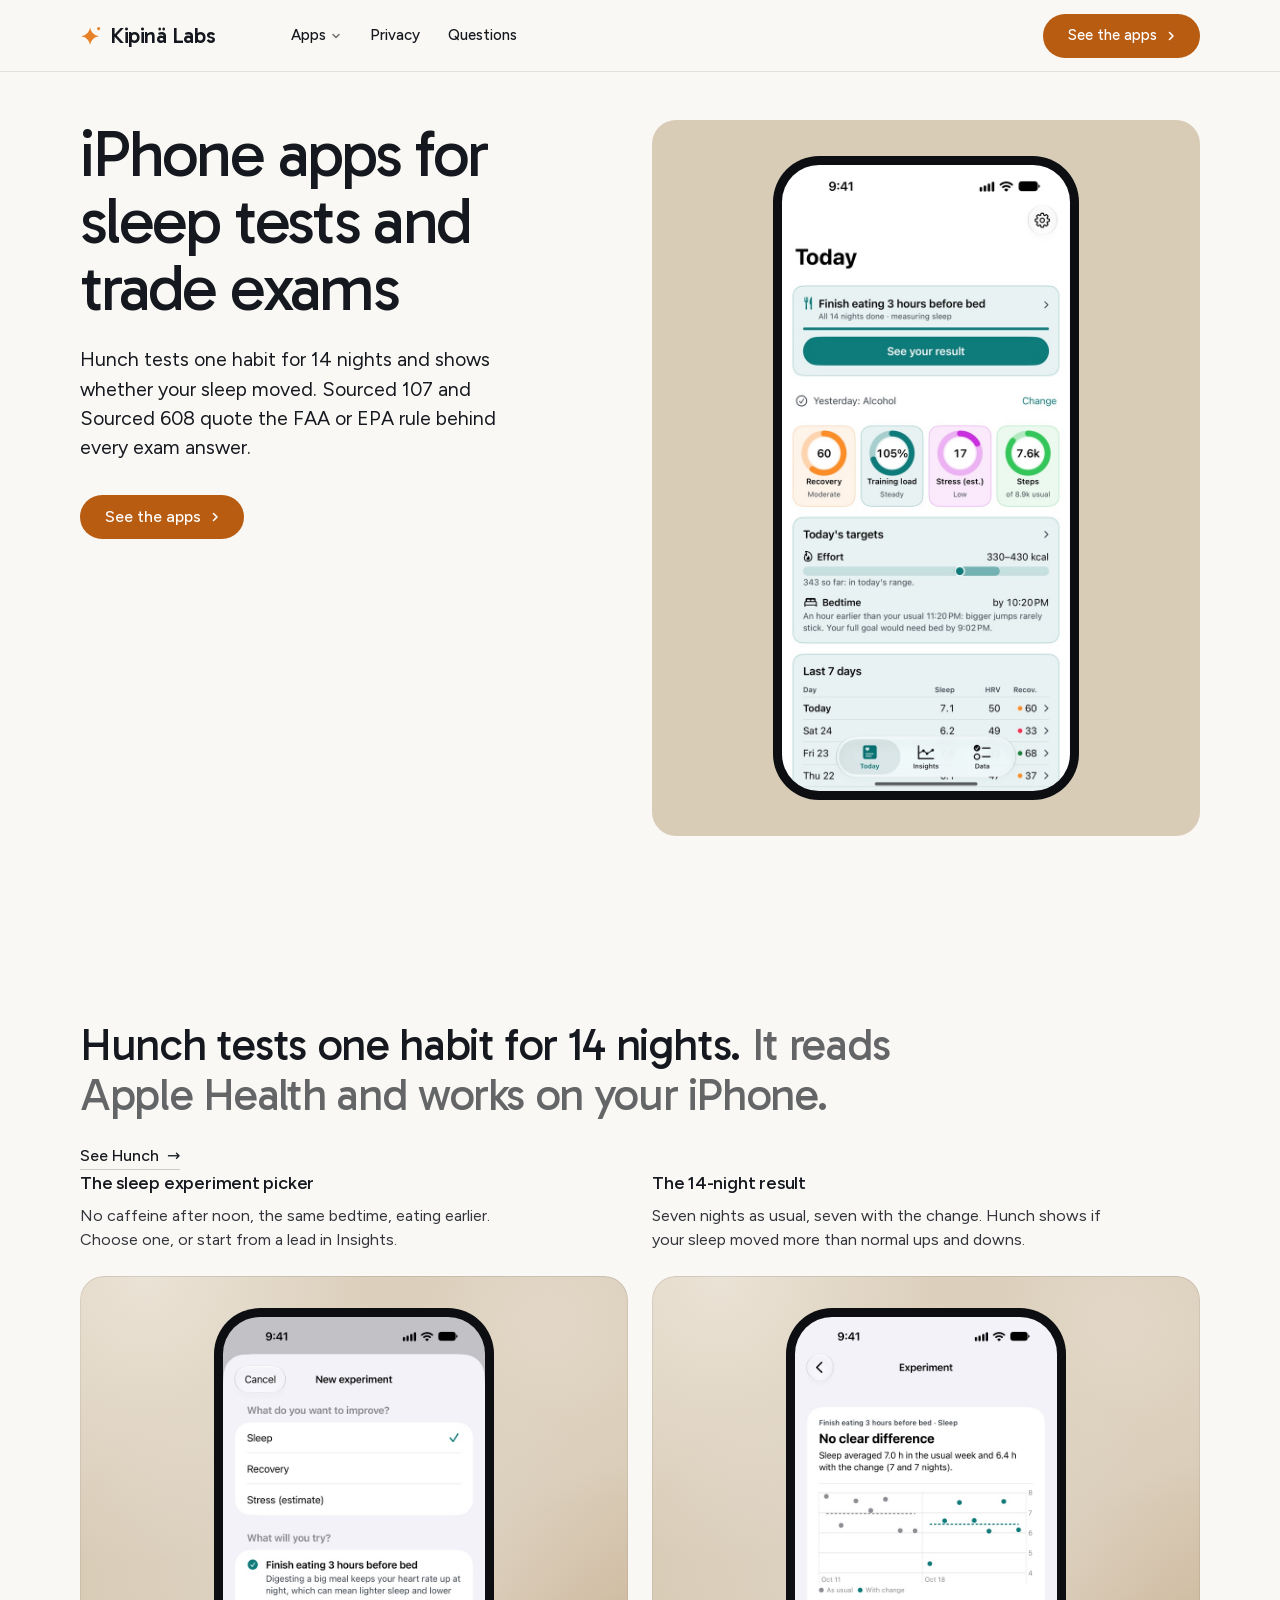
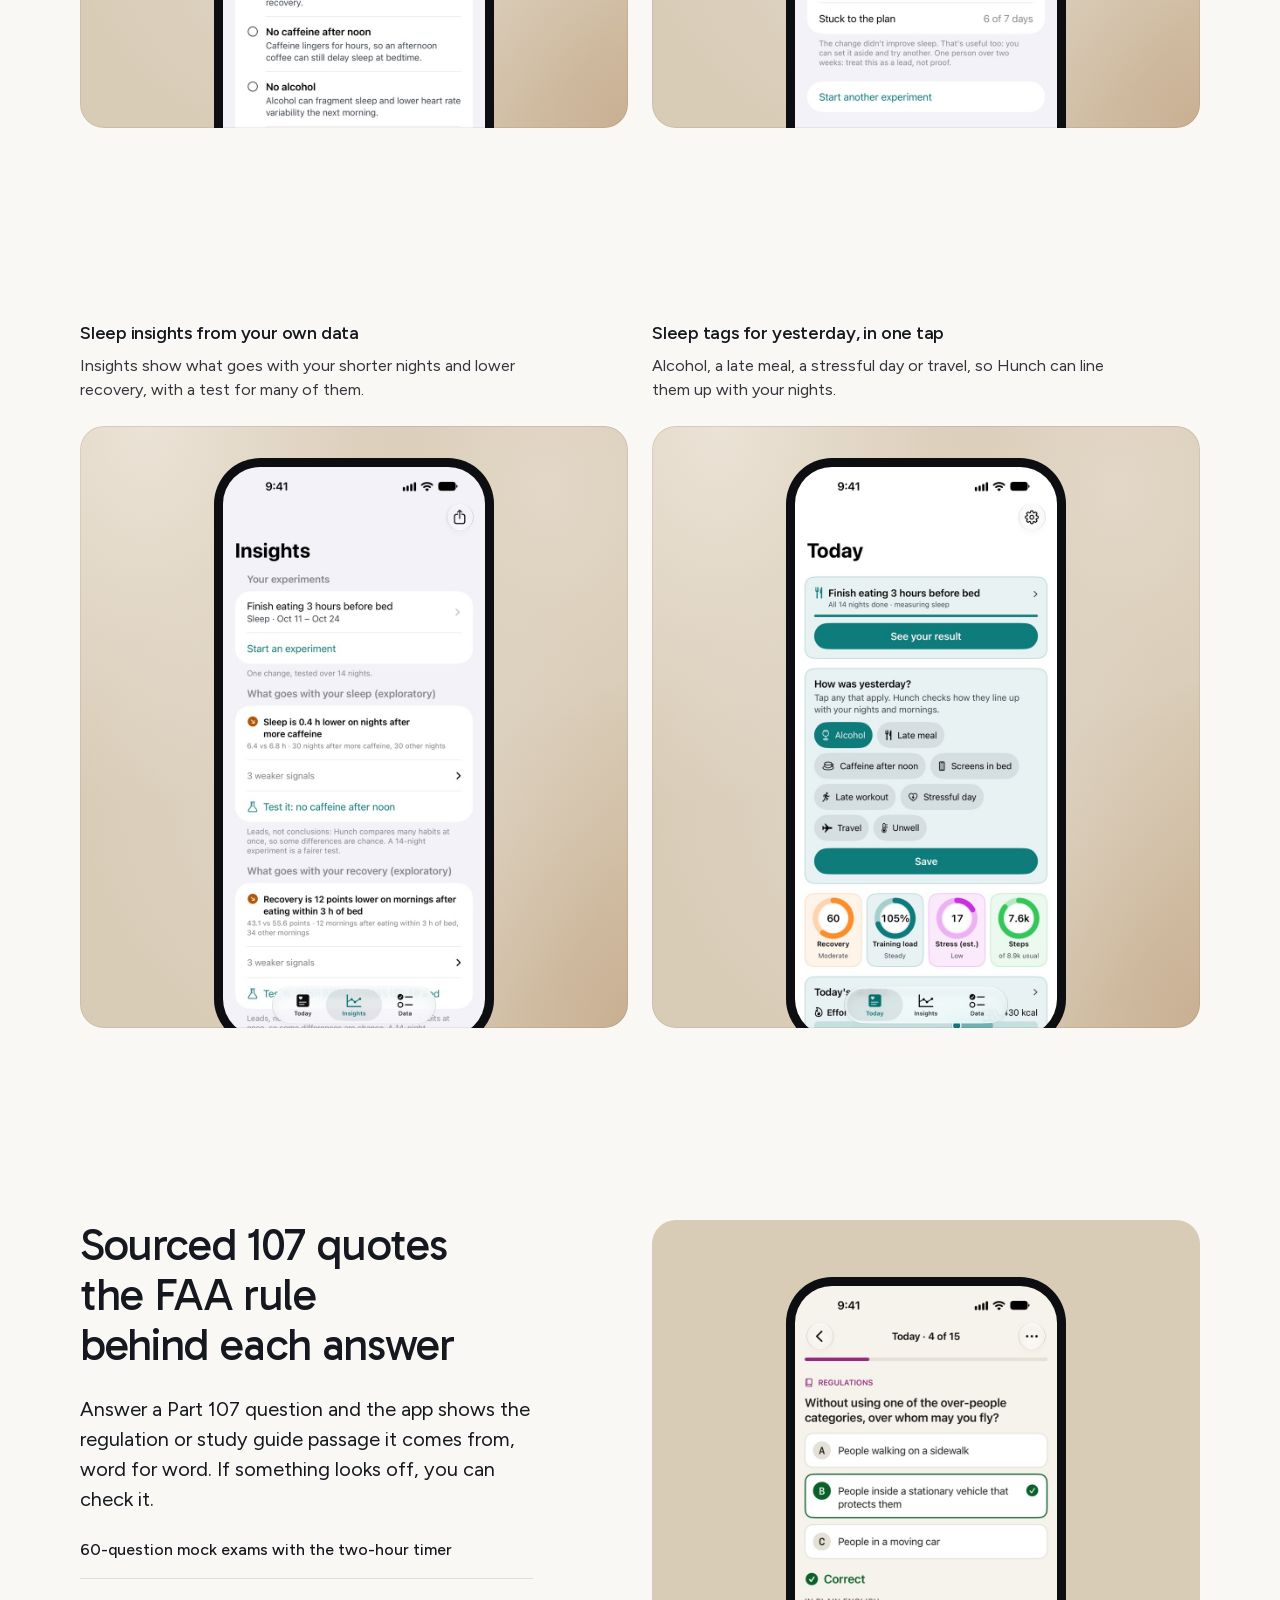
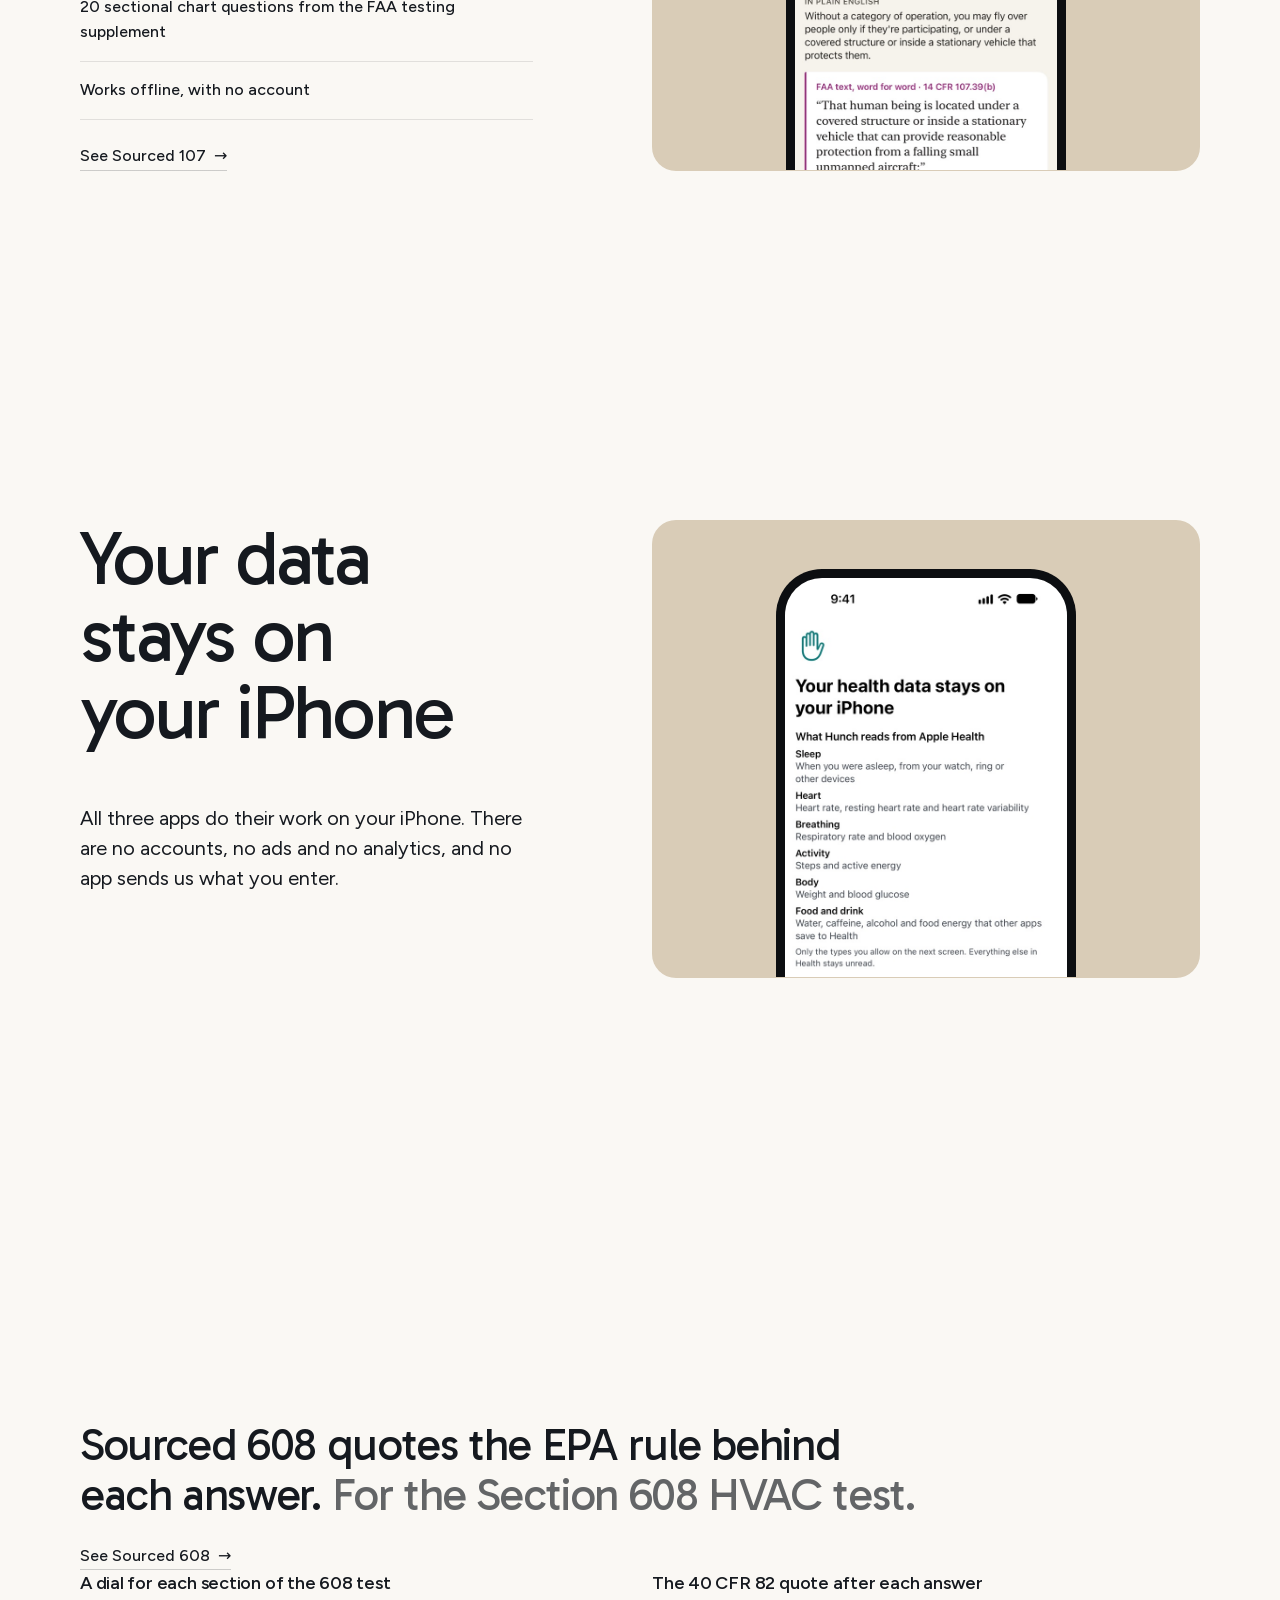
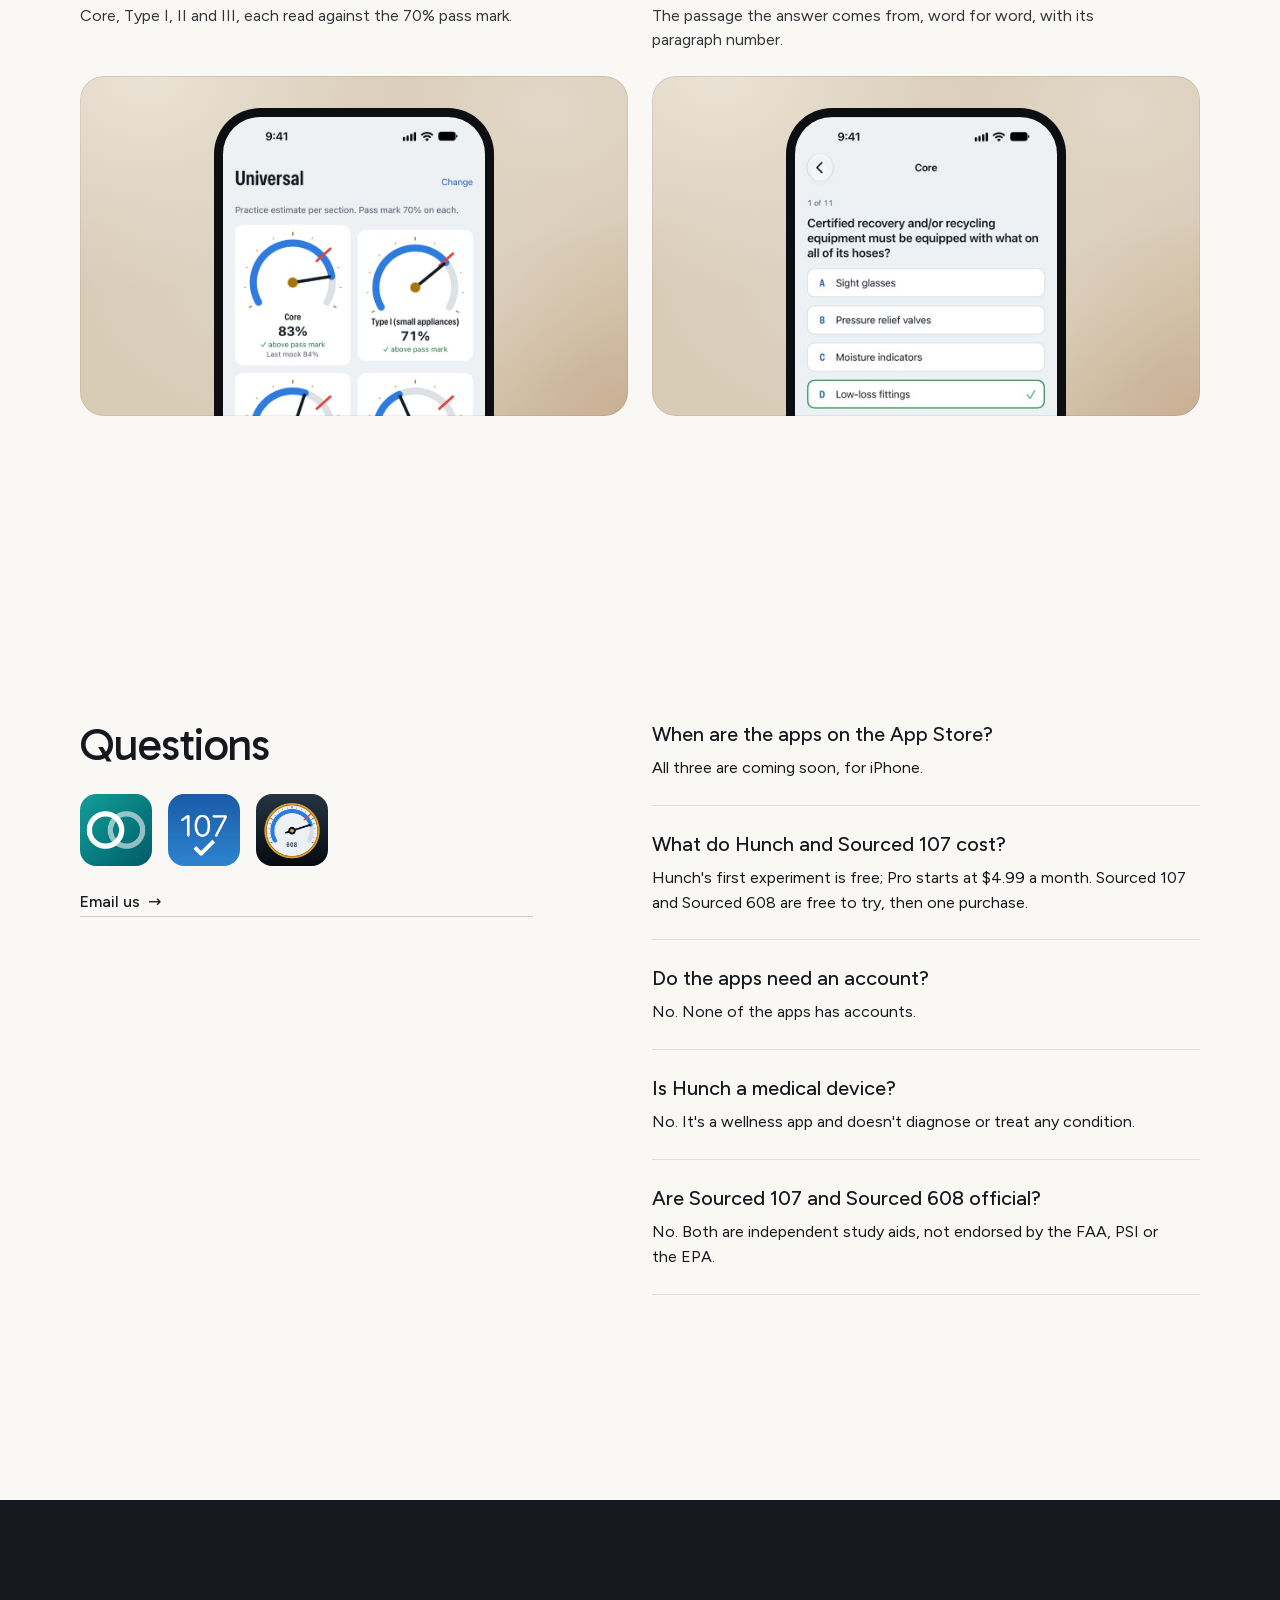
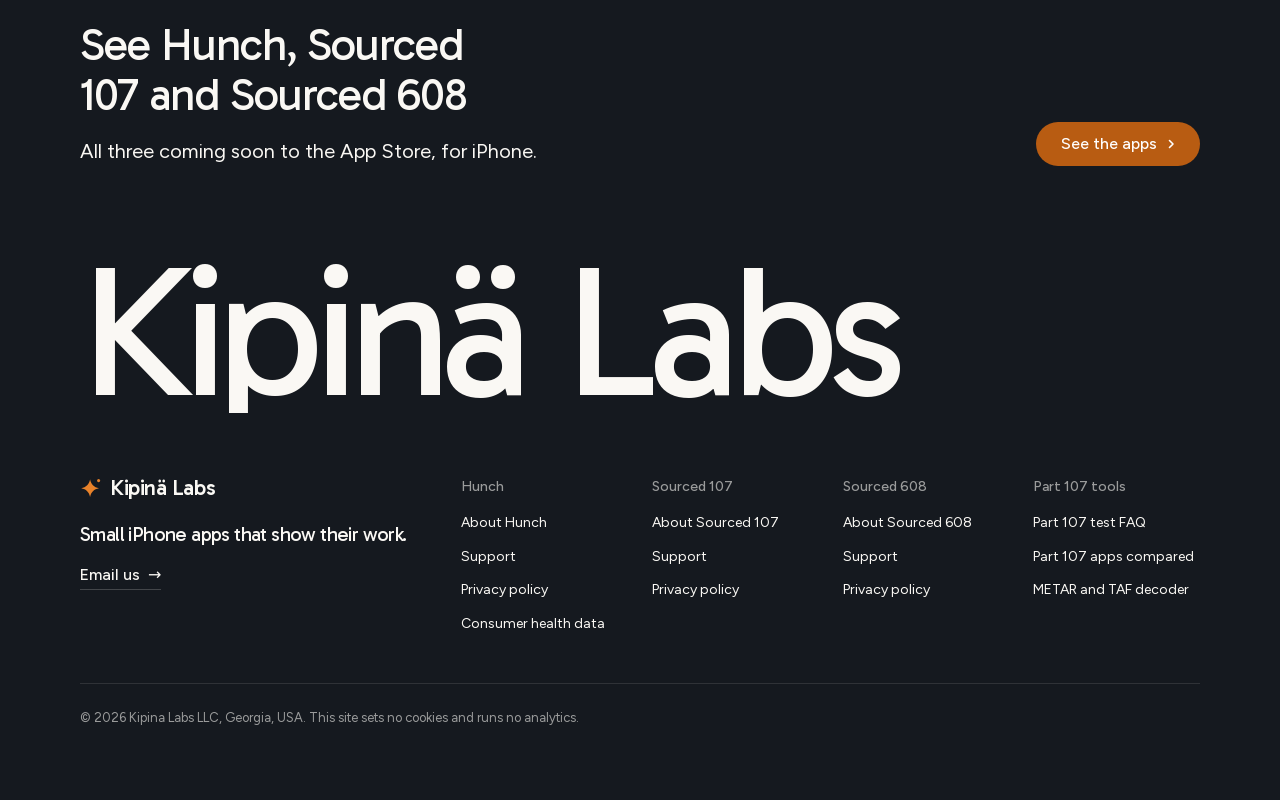
<file: index.html>
<!doctype html>
<html lang="en" data-type="software" data-radius="round" data-ground="sand" data-buttons="arrow" data-motion>
<head>
<meta charset="utf-8">
<meta name="viewport" content="width=device-width, initial-scale=1, viewport-fit=cover">
<title>Kipina Labs: iPhone apps for sleep tests and trade exams</title>
<meta name="description" content="Hunch tests one sleep habit for 14 nights. Sourced 107 and Sourced 608 quote the FAA or EPA rule behind every exam answer. No accounts, no ads, no tracking.">
<link rel="canonical" href="https://kipinalabs.com/">
<meta property="og:type" content="website">
<meta property="og:site_name" content="Kipina Labs">
<meta property="og:title" content="Kipina Labs: iPhone apps for sleep tests and trade exams">
<meta property="og:description" content="Hunch tests one sleep habit for 14 nights. Sourced 107 and Sourced 608 quote the FAA or EPA rule behind every exam answer.">
<meta property="og:url" content="https://kipinalabs.com/">
<meta property="og:image" content="https://kipinalabs.com/share.jpg">
<meta name="twitter:card" content="summary_large_image">
<link rel="icon" href="/favicon.svg" type="image/svg+xml">
<meta name="theme-color" content="#faf8f4" media="(prefers-color-scheme: light)">
<meta name="theme-color" content="#0e1114" media="(prefers-color-scheme: dark)">
<meta name="site-kind" content="software">
<meta name="page-type" content="software">
<link rel="stylesheet" href="assets/fonts/fonts.css">
<link rel="stylesheet" href="assets/system.css">
<link rel="stylesheet" href="assets/ui/cards.css">
<link rel="stylesheet" href="assets/motion/motion.css">
<link rel="stylesheet" href="assets/backgrounds/backgrounds.css">
<link rel="stylesheet" href="assets/layout/layout.css">
<link rel="stylesheet" href="assets/icons/icon.css">
<!-- Kipina Labs' own colours (the spark on warm paper) through start.mjs brand; fonts self-hosted, so the site
     still makes no third-party requests -->
<style>
:root {
  --p-bg: #faf8f4; --p-surface: #edebe8; --p-ink: #15191f; --p-muted: #636567;
  --p-accent: #b85c12; --p-accent-ink: #ffffff; --p-action: #b85c12; --p-action-ink: #ffffff;
  --p-inv-bg: #15191f; --p-inv-surface: #22262b; --p-inv-ink: #faf8f4; --p-inv-muted: #9a9b9b;
  --p-inv-accent: #b85c12; --p-inv-accent-ink: #ffffff; --p-inv-action: #b85c12; --p-inv-action-ink: #ffffff;
  --font-display: "Gabarito", system-ui, sans-serif;
  --font-text: "Figtree", system-ui, sans-serif;
  --font-mono: "DM Mono", ui-monospace, "SFMono-Regular", Menlo, Consolas, monospace;
  --display-weight: 400;
  --display-tracking: -0.03em;
  --display-tracking-xl: -0.04em;
  --ly-scale: 0.98;
}
</style>
<script>document.documentElement.classList.add('m-enter');setTimeout(()=>document.documentElement.classList.add('m-enter-done'),700)</script>
<script src="assets/backgrounds/backgrounds.js"></script>
<script>document.documentElement.classList.add('mo-js');setTimeout(()=>document.documentElement.classList.add('mo-safe'),2500)</script>
<link rel="modulepreload" href="assets/moments/moments.js">
<link rel="modulepreload" href="assets/moments/lib.js">
<link rel="modulepreload" href="assets/moments/liquid-type/moment.js">
<!-- page CSS: inside the visuals only (the phone frame round the real app screens), and the card group's --p-h -->
<style>
  :root { color-scheme: light dark; }
  /* dark: the same tokens as style.css's dark block, so the home page and the app pages match */
  @media (prefers-color-scheme: dark) {
    :root {
      --p-bg: #0e1114; --p-surface: #161a1f; --p-ink: #eef1f4; --p-muted: #a3acb7;
      --p-accent: #f59d4c; --p-accent-ink: #15191f;
      --p-inv-bg: #1b2026; --p-inv-surface: #242a31; --p-inv-ink: #eef1f4; --p-inv-muted: #a3acb7;
      --ground-bg: #2a251f; --ground-surface: #342e27; --ground-ink: #eee6da; --ground-muted: #b8ad9e; --ground-accent: #d6a26b;
    }
  }
  .nav__logo svg { width: 22px; height: 22px; flex: none; }
  .phone, .frame > .phone { position: absolute; width: 280px; padding: 9px; border-radius: 46px; background: #0c0e11; }
  .phone > img { display: block; width: 100%; height: auto; border-radius: 37px; }
  .hero__media { background: var(--ground-bg); }
  .hero__media .phone { left: 40px; top: 36px; height: calc(100% - 72px); width: auto; }
  .hero__media .phone > img { height: 100%; width: auto; }
  /* centred at its own width: at left 50% a shrink-to-fit box gets only half the frame, which squeezed the image's width but not its height */
  .hero__media .phone { left: 50%; translate: -50% 0; width: max-content; }
  .hero__media .phone--2 { display: none; }
  #sourced608 .panel { --p-h: 340px; }
  #sourced608 .panel .phone { left: calc(50% - 140px); top: 32px; }
  @media (min-width: 640px) and (max-width: 1023px) {
    #sourced107 .frame--split, #privacy .frame--split { --ratio: 46%; }
    #hunch .card .panel { --p-h: calc(100svh - 620px); }
    #sourced608 .panel { --p-h: 520px; }
    .hero__media .phone { translate: none; left: calc(50% - var(--s-3)); translate: -100% 0; }
    .hero__media .phone--2 { display: block; left: calc(50% + var(--s-3)); translate: none; }
  }
  /* short landscape screens (iPad landscape, 1366x768 laptops): tighter rhythm so sections stay whole screens */
  @media (min-width: 1024px) and (max-height: 800px) {
    :root { --padt: 96px; --padb: 36px; --head-gap: 40px; }
    #hunch .panel { --p-h: 300px; }
  }
  #privacy .frame .phone { left: calc(50% - 150px); top: 48px; width: 300px; }
  #privacy .mo-lt__type { font-size: clamp(44px, 6vw, 88px); }
  #faq .app-icons { display: flex; flex-wrap: wrap; align-items: center; gap: var(--s-5) var(--s-4); }
  #faq .app-icons .link { flex-basis: 100%; }
  #faq .app-icons__pair { display: flex; gap: var(--s-4); }
  #faq .app-icons img { width: 72px; height: 72px; border-radius: 22.5%; }
  #hunch .panel { --p-h: 340px; }
  #hunch .panel .phone { left: calc(50% - 140px); top: 32px; }
  #sourced107 .frame .phone { left: calc(50% - 140px); top: 56px; }
  .frame:has(> .phone) { overflow: hidden; background: var(--ground-bg); border-color: transparent; }
  @media (max-width: 639px) {
    #hunch .card .panel { --p-h: 212px; }
    #hunch-h .muted { display: none; }
    #hunch .card p { display: none; }
    #sourced608 .panel { --p-h: 212px; }
    #sourced608 .card p, #s608-h .muted { display: none; }
    #sourced608 .card:nth-of-type(2) { display: none; }   /* one phone screen holds one card */
    #sourced107 .frame--split, #privacy .frame--split { --ratio: 50%; }
    #sourced107 .t-lead { display: none; }   /* the h2 says it; keeps the section to one phone screen */
    #sourced107 .frame--split { --ratio: 60%; }
    #faq .app-icons img { width: 56px; height: 56px; }
    #faq .app-icons { flex-wrap: nowrap; justify-content: space-between; width: 100%; }
    #faq .app-icons .link { flex-basis: auto; }
    .hero__media .phone { top: 24px; height: calc(100% - 48px); }
    #sourced107 .frame .phone, #privacy .frame .phone { width: 280px; left: calc(50% - 140px); top: 32px; }
  }
</style>
</head>
<body>
<!-- type: software (a studio selling its own iPhone apps)
     deal: hero split, nav nav-cards, close close-word, footer footer-dark, rhythm space, buttons arrow,
     mark: the client's own spark (replaces the dealt dots), palette: the client's own (start.mjs brand), type gabarito
     moments: liquid-type on the privacy statement (#privacy), the page's one pointer moment -->
<header class="nav">
  <div class="wrap nav__bar">
    <a class="skip-link" href="#top">Skip to content</a>
    <a class="nav__logo" href="#top"><svg viewBox="0 0 24 24" aria-hidden="true"><path fill="#e8822a" d="M11 2.5c.8 5.3 4.4 8.9 9.7 9.7-5.3.8-8.9 4.4-9.7 9.7-.8-5.3-4.4-8.9-9.7-9.7 5.3-.8 8.9-4.4 9.7-9.7z"/><circle cx="20.3" cy="3.9" r="1.7" fill="#e8822a"/></svg>Kipinä Labs</a>
    <nav class="nav__links" aria-label="Main">
      <div class="nav__item">
        <a class="nav__link" href="#hunch">Apps <svg class="chev" viewBox="0 0 12 12" aria-hidden="true"><path d="M3 4.5l3 3 3-3" fill="none" stroke="currentColor" stroke-width="1.5" stroke-linecap="round" stroke-linejoin="round"/></svg></a>
        <div class="nav__menu">
          <div class="wrap grid">
            <a class="menu-card span-4" href="hunch/">
              <div class="panel"><img class="frame__img" src="assets/hunch-03-experiment-result.jpg" alt="Hunch's result screen for a 14-night experiment" width="600" height="1304" style="object-position: 50% 12%" loading="lazy"></div>
              <span class="t-card">Hunch</span>
              <span class="t-small muted">Tests one sleep habit for 14 nights</span>
            </a>
            <a class="menu-card span-4" href="sourced107/">
              <div class="panel"><img class="frame__img" src="assets/s107-03-chart-question.jpg" alt="A Sourced 107 sectional chart question with the chart excerpt" width="600" height="1304" style="object-position: 50% 22%" loading="lazy"></div>
              <span class="t-card">Sourced 107</span>
              <span class="t-small muted">Part 107 practice that quotes the FAA rule</span>
            </a>
            <a class="menu-card span-4" href="sourced608/">
              <div class="panel"><img class="frame__img" src="assets/s608-01-today.jpg" alt="Sourced 608's Today screen with a dial for each section" width="600" height="1304" style="object-position: 50% 14%" loading="lazy"></div>
              <span class="t-card">Sourced 608</span>
              <span class="t-small muted">EPA 608 practice that quotes the EPA rule</span>
            </a>
          </div>
        </div>
      </div>
      <div class="nav__item"><a class="nav__link" href="#privacy">Privacy</a></div>
      <div class="nav__item"><a class="nav__link" href="#faq">Questions</a></div>
    </nav>
    <div class="nav__actions">
      <a class="btn btn--primary" href="#hunch">See the apps<svg class="m-arrow" viewBox="0 0 12 12" aria-hidden="true"><path class="m-arrow__stem" d="M1 6h8"/><path class="m-arrow__head" d="M4.5 2.5 8 6l-3.5 3.5"/></svg></a>
    </div>
    <button class="nav__toggle" type="button" aria-expanded="false" aria-label="Menu">
      <svg width="18" height="18" viewBox="0 0 18 18" aria-hidden="true"><path d="M2 5h14M2 13h14" stroke="currentColor" stroke-width="1.6" stroke-linecap="round"/></svg>
    </button>
  </div>
</header>

<main id="top">
  <section class="hero hero--split" data-enter aria-labelledby="hero-h">
    <div class="wrap"><div class="hero-text grid hero__grid">
      <div class="hero__text span-5">
        <h1 id="hero-h">iPhone apps for sleep tests and trade exams</h1>
        <p class="hero__lead">Hunch tests one habit for 14 nights and shows whether your sleep moved. Sourced 107 and Sourced 608 quote the FAA or EPA rule behind every exam answer.</p>
        <div class="btn-row"><a class="btn btn--primary" href="#hunch">See the apps<svg class="m-arrow" viewBox="0 0 12 12" aria-hidden="true"><path class="m-arrow__stem" d="M1 6h8"/><path class="m-arrow__head" d="M4.5 2.5 8 6l-3.5 3.5"/></svg></a></div>
      </div>
      <div class="hero__media span-6 start-7" data-visual>
        <div class="phone phone--2"><img src="assets/hunch-08-week-300.jpg" srcset="assets/hunch-08-week-300.jpg 300w, assets/hunch-08-week.jpg 600w" sizes="(max-width: 1023px) 240px, 312px" alt="Hunch's week view: sleep, heart rate variability and recovery for the last 7 days" width="600" height="1304" loading="lazy" data-source="client" data-subject="Hunch app screen"></div>
        <div class="phone"><img src="assets/hunch-01-today-300.jpg" srcset="assets/hunch-01-today-300.jpg 300w, assets/hunch-01-today.jpg 600w" sizes="(max-width: 1023px) 240px, 312px" alt="Hunch's Today screen: a finished 14-night experiment, yesterday's tag, and recovery, training load, stress and steps against your own normal" width="600" height="1304" fetchpriority="high" data-source="client" data-subject="Hunch app screen"></div>
      </div>
    </div></div>
  </section>

  <section class="section g2" id="hunch" aria-labelledby="hunch-h">
    <div class="wrap">
      <div class="group">
        <div class="section-head--split">
          <h2 id="hunch-h">Hunch tests one habit for 14 nights. <span class="muted">It reads Apple Health and works on your iPhone.</span></h2>
          <a class="link" href="hunch/">See Hunch</a>
        </div>
        <div class="grid">
          <article class="card card--row card--open span-6 m-nolift">
            <h3>The sleep experiment picker</h3>
            <p>No caffeine after noon, the same bedtime, eating earlier. Choose one, or start from a lead in Insights.</p>
            <div class="panel" data-visual><div class="phone"><img src="assets/hunch-09-choose-experiment-300.jpg" srcset="assets/hunch-09-choose-experiment-300.jpg 300w, assets/hunch-09-choose-experiment.jpg 600w" sizes="(max-width: 1023px) 240px, 312px" alt="Hunch's New experiment screen with a list of changes to try" width="600" height="1304" loading="lazy" data-source="client" data-subject="Hunch app screen"></div></div>
          </article>
          <article class="card card--row card--open span-6 m-nolift">
            <h3>The 14-night result</h3>
            <p>Seven nights as usual, seven with the change. Hunch shows if your sleep moved more than normal ups and downs.</p>
            <div class="panel" data-visual><div class="phone"><img src="assets/hunch-03-experiment-result-300.jpg" srcset="assets/hunch-03-experiment-result-300.jpg 300w, assets/hunch-03-experiment-result.jpg 600w" sizes="(max-width: 1023px) 240px, 312px" alt="Hunch's experiment result: no clear difference after 14 nights" width="600" height="1304" loading="lazy" data-source="client" data-subject="Hunch app screen"></div></div>
          </article>
        </div>
      </div>
      <div class="grid">
        <article class="card card--row card--open span-6 m-nolift">
          <h3>Sleep insights from your own data</h3>
          <p>Insights show what goes with your shorter nights and lower recovery, with a test for many of them.</p>
          <div class="panel" data-visual><div class="phone"><img src="assets/hunch-04-insights-300.jpg" srcset="assets/hunch-04-insights-300.jpg 300w, assets/hunch-04-insights.jpg 600w" sizes="(max-width: 1023px) 240px, 312px" alt="Hunch's Insights screen with leads from your own sleep data" width="600" height="1304" loading="lazy" data-source="client" data-subject="Hunch app screen"></div></div>
        </article>
        <article class="card card--row card--open span-6 m-nolift">
          <h3>Sleep tags for yesterday, in one tap</h3>
          <p>Alcohol, a late meal, a stressful day or travel, so Hunch can line them up with your nights.</p>
          <div class="panel" data-visual><div class="phone"><img src="assets/hunch-05-tags-300.jpg" srcset="assets/hunch-05-tags-300.jpg 300w, assets/hunch-05-tags.jpg 600w" sizes="(max-width: 1023px) 240px, 312px" alt="Hunch's tag picker: alcohol, late meal, caffeine after noon, screens in bed" width="600" height="1304" loading="lazy" data-source="client" data-subject="Hunch app screen"></div></div>
        </article>
      </div>
    </div>
  </section>

  <section class="section" id="sourced107" aria-labelledby="s107-h">
    <div class="wrap grid">
      <div class="span-5 stack-5">
        <h2 id="s107-h">Sourced 107 quotes the FAA rule behind each answer</h2>
        <p class="t-lead">Answer a Part 107 question and the app shows the regulation or study guide passage it comes from, word for word. If something looks off, you can check it.</p>
        <ul class="rows">
          <li><span class="rows__name">60-question mock exams with the two-hour timer</span></li>
          <li><span class="rows__name">20 sectional chart questions from the FAA testing supplement</span></li>
          <li><span class="rows__name">Works offline, with no account</span></li>
        </ul>
        <a class="link" href="sourced107/">See Sourced 107</a>
      </div>
      <div class="frame frame--split span-6 start-7" data-visual>
        <div class="phone"><img src="assets/s107-01-correct-answer-300.jpg" srcset="assets/s107-01-correct-answer-300.jpg 300w, assets/s107-01-correct-answer.jpg 600w" sizes="(max-width: 1023px) 240px, 312px" alt="Sourced 107 after a correct answer: the explanation in plain English, then the FAA text word for word from 14 CFR 107.39(b)" width="600" height="1304" loading="lazy" data-source="client" data-subject="Sourced 107 app screen"></div>
      </div>
    </div>
  </section>

  <section class="section statement" id="privacy" aria-labelledby="privacy-h">
    <div class="wrap grid">
      <div data-moment="liquid-type" class="section-head span-5" style="max-width: none">
        <h2 id="privacy-h" class="mo-lt__type">Your data stays on your iPhone</h2>
        <p class="t-lead">All three apps do their work on your iPhone. There are no accounts, no ads and no analytics, and no app sends us what you enter.</p>
      </div>
      <div class="frame frame--split span-6 start-7" data-visual>
        <div class="phone"><img src="assets/hunch-10-privacy-300.jpg" srcset="assets/hunch-10-privacy-300.jpg 300w, assets/hunch-10-privacy.jpg 600w" sizes="(max-width: 1023px) 240px, 312px" alt="Hunch's privacy screen: what it reads from Apple Health and how to delete it" width="600" height="1304" loading="lazy" data-source="client" data-subject="Hunch app screen"></div>
      </div>
    </div>
  </section>

  <section class="section" id="sourced608" aria-labelledby="s608-h">
    <div class="wrap">
      <div class="section-head--split">
        <h2 id="s608-h">Sourced 608 quotes the EPA rule behind each answer. <span class="muted">For the Section 608 HVAC test.</span></h2>
        <a class="link" href="sourced608/">See Sourced 608</a>
      </div>
      <div class="grid">
        <article class="card card--row card--open span-6 m-nolift">
          <h3>A dial for each section of the 608 test</h3>
          <p>Core, Type I, II and III, each read against the 70% pass mark.</p>
          <div class="panel" data-visual><div class="phone"><img src="assets/s608-01-today-300.jpg" srcset="assets/s608-01-today-300.jpg 300w, assets/s608-01-today.jpg 600w" sizes="(max-width: 1023px) 240px, 280px" alt="Sourced 608's Today screen: dials for Core, Type I, Type II and Type III against the 70% pass mark" width="600" height="1304" loading="lazy" data-source="client" data-subject="Sourced 608 app screen"></div></div>
        </article>
        <article class="card card--row card--open span-6 m-nolift">
          <h3>The 40 CFR 82 quote after each answer</h3>
          <p>The passage the answer comes from, word for word, with its paragraph number.</p>
          <div class="panel" data-visual><div class="phone"><img src="assets/s608-02-answer-300.jpg" srcset="assets/s608-02-answer-300.jpg 300w, assets/s608-02-answer.jpg 600w" sizes="(max-width: 1023px) 240px, 280px" alt="A Sourced 608 answer quoting 40 CFR 82.158(d)(7) on low-loss fittings" width="600" height="1304" loading="lazy" data-source="client" data-subject="Sourced 608 app screen"></div></div>
        </article>
      </div>
    </div>
  </section>

  <section class="section" id="faq" aria-labelledby="faq-h">
    <div class="wrap grid">
      <div class="span-5 stack-5">
        <h2 id="faq-h">Questions</h2>
        <div class="app-icons"><span class="app-icons__pair"><img src="assets/hunch-icon.png" alt="Hunch app icon" width="72" height="72" loading="lazy"><img src="assets/sourced107-icon.png" alt="Sourced 107 app icon" width="72" height="72" loading="lazy"><img src="assets/sourced608-icon.png" alt="Sourced 608 app icon" width="72" height="72" loading="lazy"></span><a class="link" href="mailto:support@kipinalabs.com">Email us</a></div>
      </div>
      <div class="faq span-6 start-7">
        <div class="faq__item"><h3>When are the apps on the App Store?</h3><p>All three are coming soon, for iPhone.</p></div>
        <div class="faq__item"><h3>What do Hunch and Sourced 107 cost?</h3><p>Hunch's first experiment is free; Pro starts at $4.99 a month. Sourced 107 and Sourced 608 are free to try, then one purchase.</p></div>
        <div class="faq__item"><h3>Do the apps need an account?</h3><p>No. None of the apps has accounts.</p></div>
        <div class="faq__item"><h3>Is Hunch a medical device?</h3><p>No. It's a wellness app and doesn't diagnose or treat any condition.</p></div>
        <div class="faq__item"><h3>Are Sourced 107 and Sourced 608 official?</h3><p>No. Both are independent study aids, not endorsed by the FAA, PSI or the EPA.</p></div>
      </div>
    </div>
  </section>
</main>

<footer class="footer closing footer--dark ground-inverse g2m" id="contact" aria-labelledby="close-h">
  <div class="wrap">
    <div class="closing__cta close--word">
      <div class="section-head--split">
        <div><h2 id="close-h">See Hunch, Sourced 107 and Sourced 608</h2><p class="t-lead">All three coming soon to the App Store, for iPhone.</p></div>
        <a class="btn btn--primary" href="#hunch">See the apps<svg class="m-arrow" viewBox="0 0 12 12" aria-hidden="true"><path class="m-arrow__stem" d="M1 6h8"/><path class="m-arrow__head" d="M4.5 2.5 8 6l-3.5 3.5"/></svg></a>
      </div>
      <p class="close__word" aria-hidden="true">Kipinä Labs</p>
    </div>
    <div class="closing__links">
      <div class="grid">
        <div class="span-4 stack-4">
          <a class="nav__logo" href="#top"><svg viewBox="0 0 24 24" aria-hidden="true"><path fill="#e8822a" d="M11 2.5c.8 5.3 4.4 8.9 9.7 9.7-5.3.8-8.9 4.4-9.7 9.7-.8-5.3-4.4-8.9-9.7-9.7 5.3-.8 8.9-4.4 9.7-9.7z"/><circle cx="20.3" cy="3.9" r="1.7" fill="#e8822a"/></svg>Kipinä Labs</a>
          <p class="footer__lede">Small iPhone apps that show their work.</p>
          <a class="link" href="mailto:support@kipinalabs.com">Email us</a>
        </div>
        <div class="span-2 footer__col"><h3>Hunch</h3><ul><li><a href="hunch/">About Hunch</a></li><li><a href="hunch/support.html">Support</a></li><li><a href="hunch/privacy.html">Privacy policy</a></li><li><a href="hunch/consumer-health-data.html">Consumer health data</a></li></ul></div>
        <div class="span-2 footer__col"><h3>Sourced 107</h3><ul><li><a href="sourced107/">About Sourced 107</a></li><li><a href="sourced107/support.html">Support</a></li><li><a href="sourced107/privacy.html">Privacy policy</a></li></ul></div>
        <div class="span-2 footer__col"><h3>Sourced 608</h3><ul><li><a href="sourced608/">About Sourced 608</a></li><li><a href="sourced608/support.html">Support</a></li><li><a href="sourced608/privacy.html">Privacy policy</a></li></ul></div>
        <div class="span-2 footer__col"><h3>Part 107 tools</h3><ul><li><a href="sourced107/part-107-faq/">Part 107 test FAQ</a></li><li><a href="sourced107/part-107-apps-compared/">Part 107 apps compared</a></li><li><a href="sourced107/metar-decoder/">METAR and TAF decoder</a></li></ul></div>
      </div>
      <div class="footer__legal">
        <span>&copy; 2026 Kipina Labs LLC, Georgia, USA. This site sets no cookies and runs no analytics.</span>
      </div>
    </div>
  </div>
</footer>

<script type="module" src="assets/system.js"></script>
<script type="module" src="assets/motion/motion.js"></script>
<script type="module" src="assets/layout/layout.js"></script>
</body>
</html>
</file>
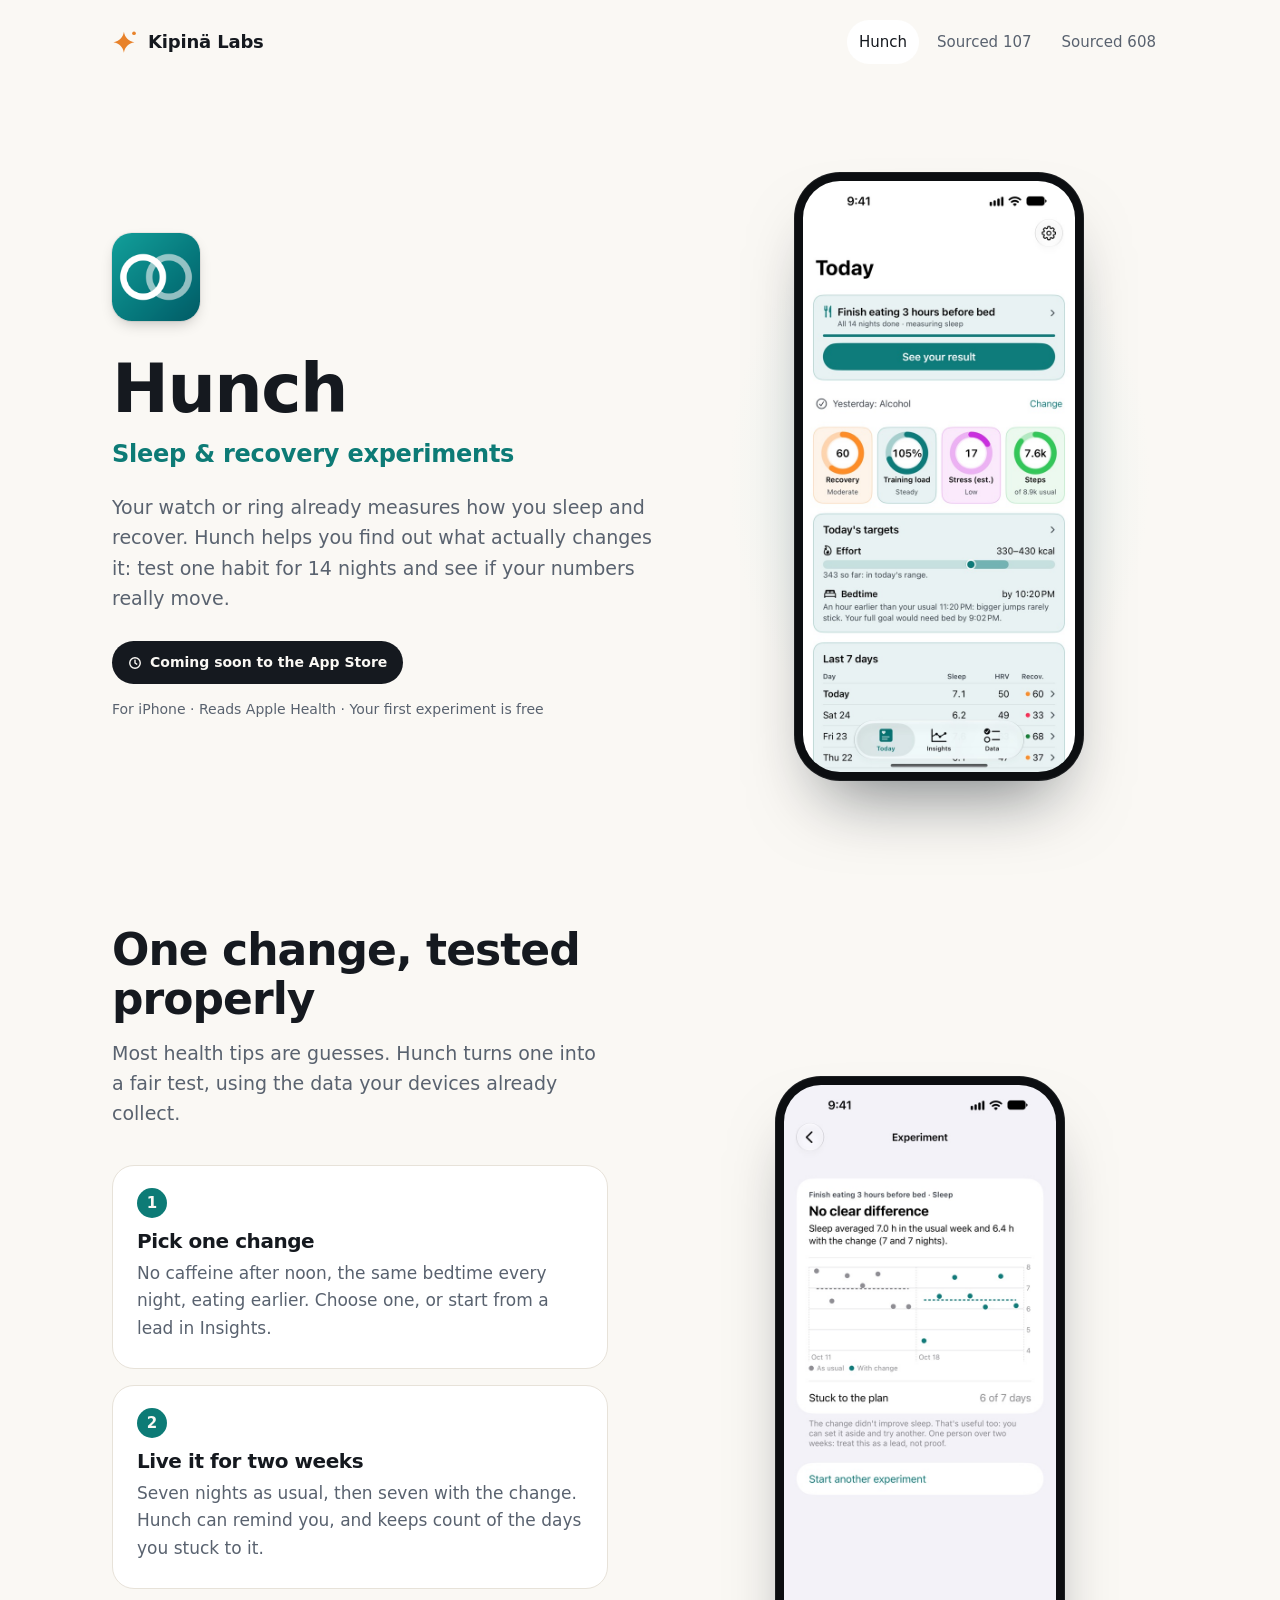
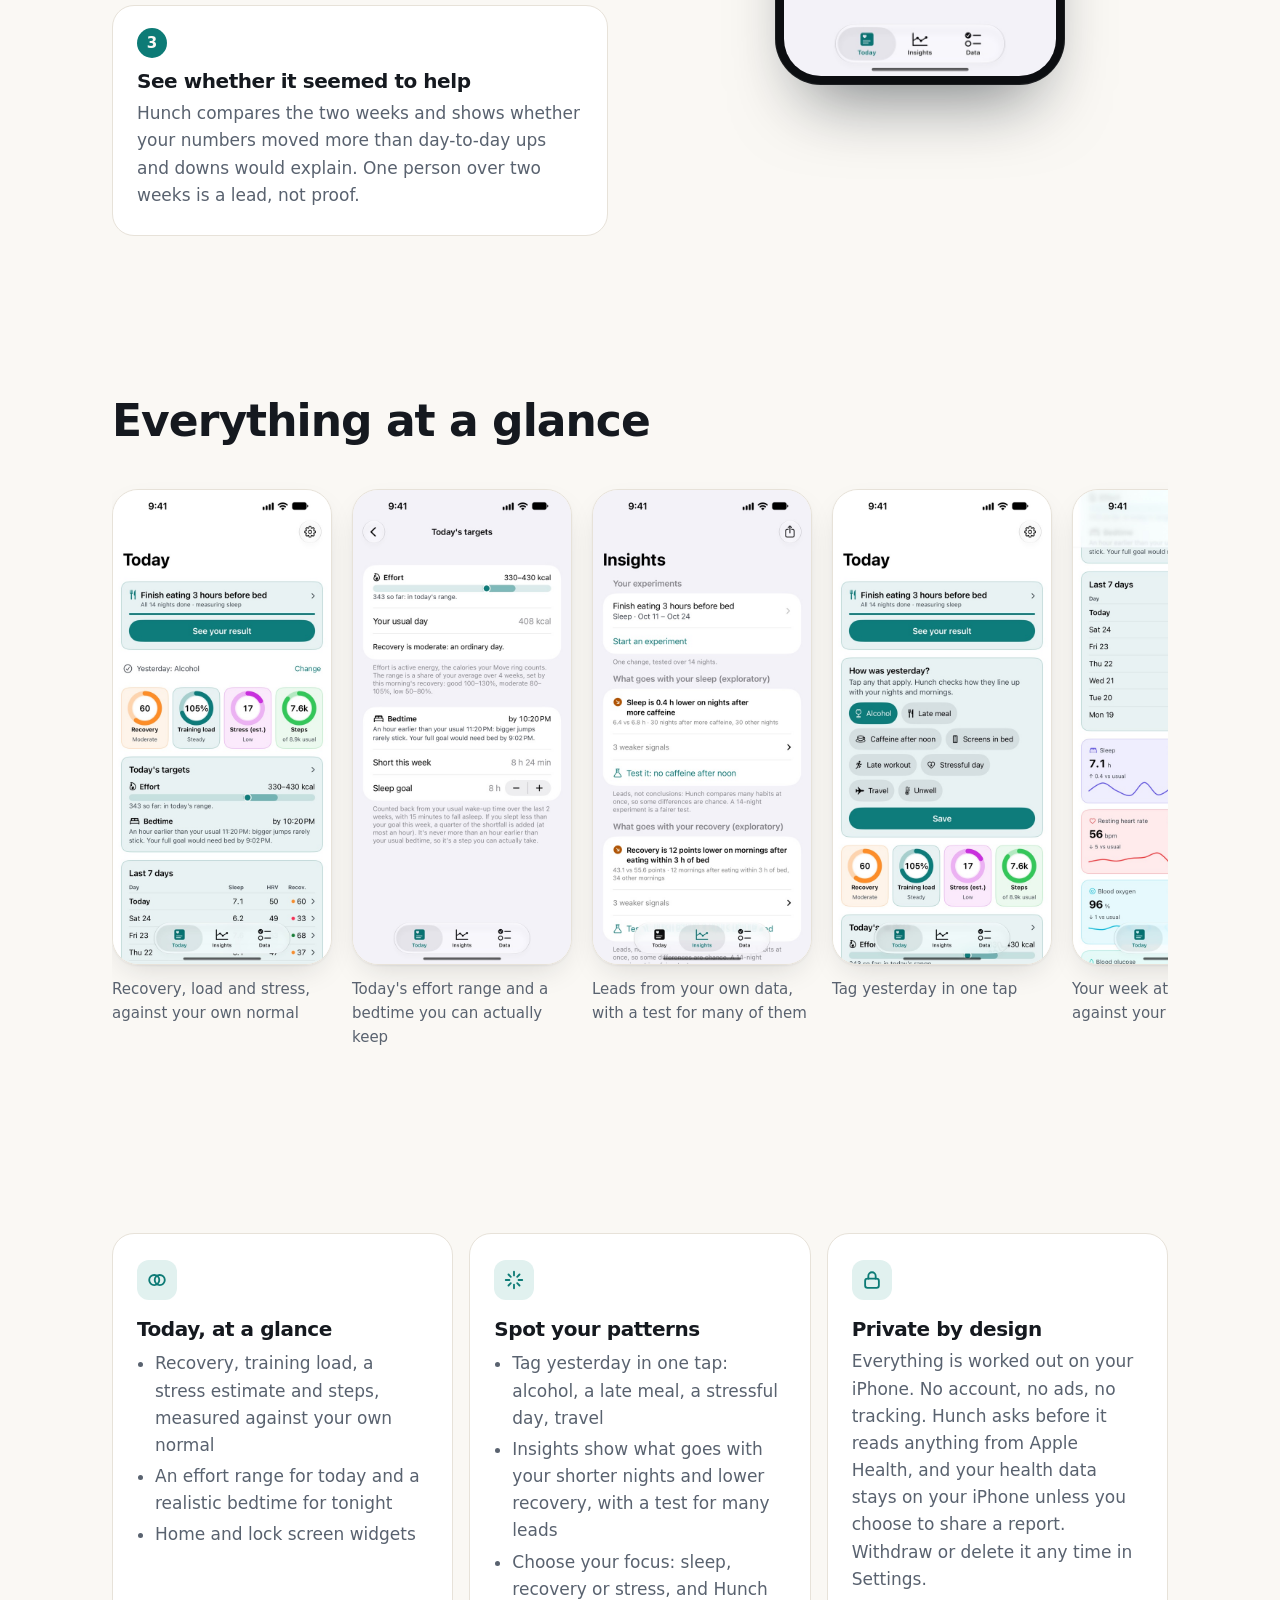
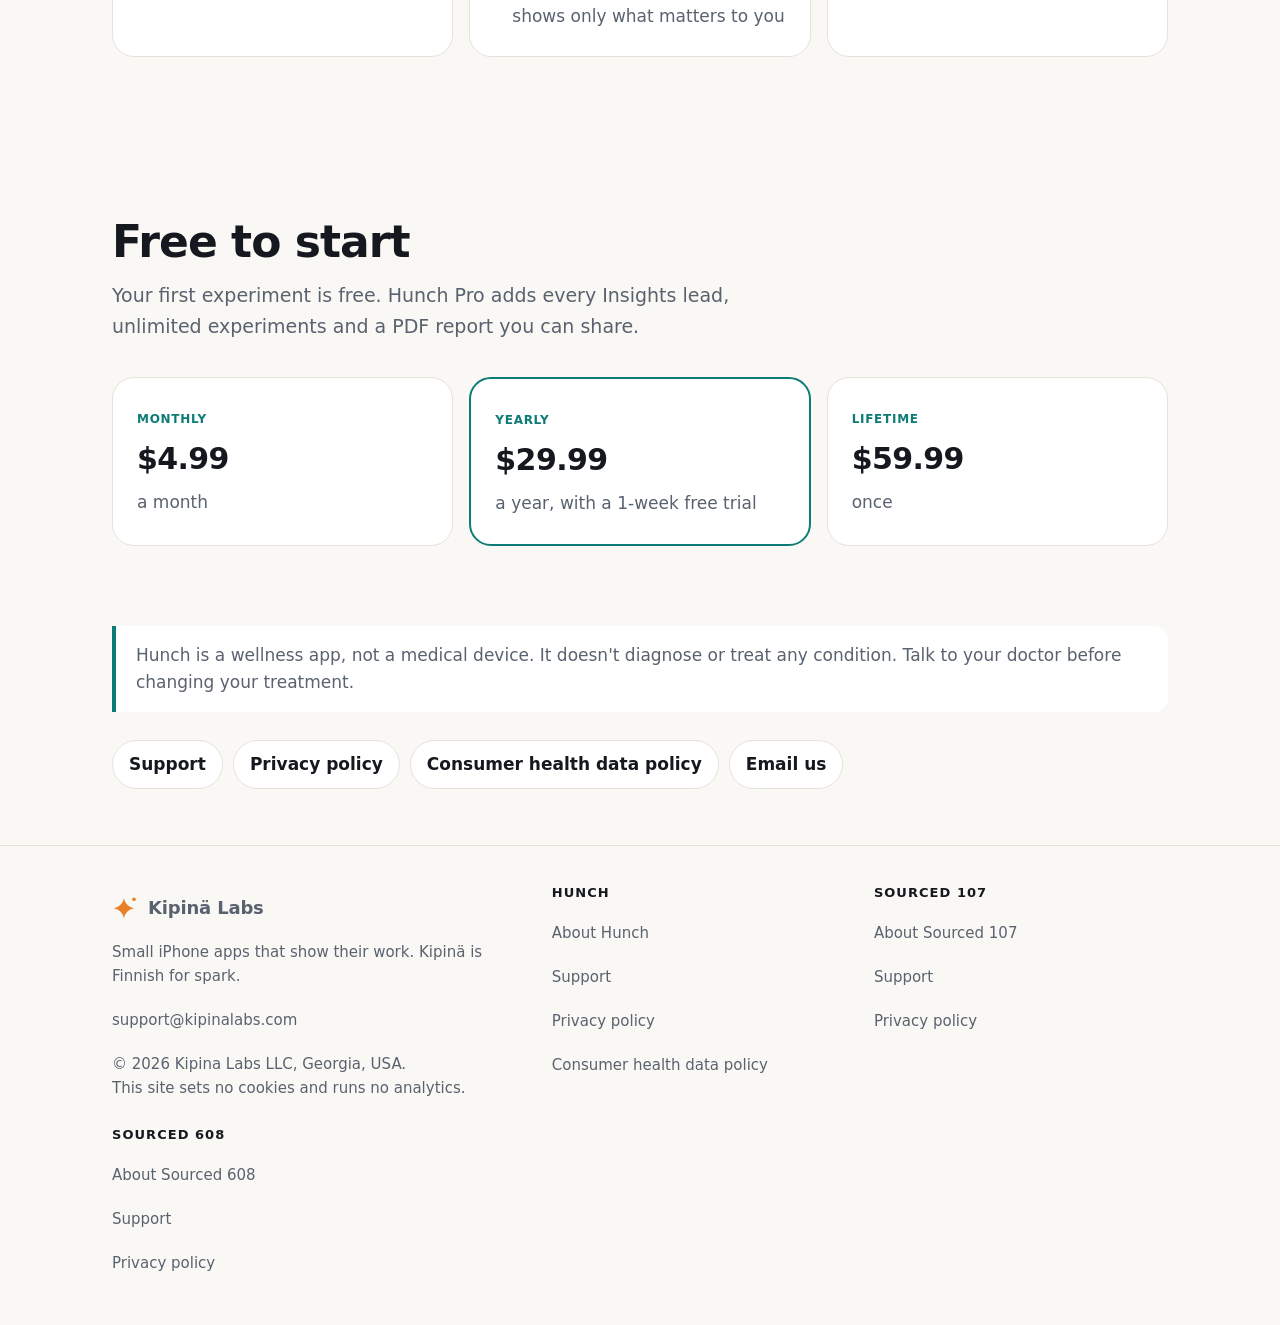
<file: hunch/index.html>
<!doctype html>
<html lang="en">
<head>
<meta charset="utf-8">
<meta name="viewport" content="width=device-width, initial-scale=1, viewport-fit=cover">
<title>Hunch: sleep and recovery experiments for iPhone</title>
<meta name="description" content="Test one habit for 14 nights and see if your sleep or recovery really changes. Hunch reads Apple Health and works everything out on your iPhone.">
<link rel="canonical" href="https://kipinalabs.com/hunch/">
<meta property="og:type" content="website">
<meta property="og:site_name" content="Kipina Labs">
<meta property="og:title" content="Hunch: sleep and recovery experiments for iPhone">
<meta property="og:description" content="Test one habit for 14 nights and see if your sleep or recovery really changes. Hunch reads Apple Health and works everything out on your iPhone.">
<meta property="og:url" content="https://kipinalabs.com/hunch/">
<meta property="og:image" content="https://kipinalabs.com/assets/hunch-icon.png">
<meta name="twitter:card" content="summary">
<meta name="theme-color" content="#faf8f4" media="(prefers-color-scheme: light)">
<meta name="theme-color" content="#0e1114" media="(prefers-color-scheme: dark)">
<link rel="icon" href="/favicon.svg" type="image/svg+xml">
<link rel="stylesheet" href="/style.css">
</head>
<body>
<a class="skip-link" href="#main">Skip to main content</a>
<header class="site-header">
  <div class="wrap">
    <a class="brand" href="/"><svg viewBox="0 0 24 24" aria-hidden="true"><path fill="#e8822a" d="M11 2.5c.8 5.3 4.4 8.9 9.7 9.7-5.3.8-8.9 4.4-9.7 9.7-.8-5.3-4.4-8.9-9.7-9.7 5.3-.8 8.9-4.4 9.7-9.7z"/><circle cx="20.3" cy="3.9" r="1.7" fill="#e8822a"/></svg>Kipinä Labs</a>
    <nav class="site-nav" aria-label="Apps"><a href="/hunch/" aria-current="page">Hunch</a><a href="/sourced107/">Sourced 107</a><a href="/sourced608/">Sourced 608</a></nav>
  </div>
</header>
<main id="main" class="app-page hunch">
<section class="wrap app-hero">
  <div>
    <img class="app-icon" src="/assets/hunch-icon.png" alt="" width="88" height="88">
    <h1>Hunch</h1>
    <p class="sub">Sleep &amp; recovery experiments</p>
    <p class="lead">Your watch or ring already measures how you sleep and recover. Hunch helps you find out what actually changes it: test one habit for 14 nights and see if your numbers really move.</p>
    <div class="actions"><span class="soon"><svg viewBox="0 0 24 24" fill="none" stroke="currentColor" stroke-width="2.4" stroke-linecap="round" aria-hidden="true"><circle cx="12" cy="12" r="9"/><path d="M12 7v5l3 2"/></svg>Coming soon to the App Store</span></div>
    <p class="fine">For iPhone · Reads Apple Health · Your first experiment is free</p>
  </div>
  <div class="hero-art"><div class="phone"><img src="/assets/hunch-01-today.jpg" alt="Hunch's Today screen with recovery, training load, stress and steps rings, and today's targets" width="600" height="1304"></div></div>
</section>

<section class="wrap section">
  <div class="split">
    <div>
      <div class="section-head"><h2>One change, tested properly</h2><p>Most health tips are guesses. Hunch turns one into a fair test, using the data your devices already collect.</p></div>
      <div class="steps" style="grid-template-columns: 1fr">
        <div class="card"><h3>Pick one change</h3><p>No caffeine after noon, the same bedtime every night, eating earlier. Choose one, or start from a lead in Insights.</p></div>
        <div class="card"><h3>Live it for two weeks</h3><p>Seven nights as usual, then seven with the change. Hunch can remind you, and keeps count of the days you stuck to it.</p></div>
        <div class="card"><h3>See whether it seemed to help</h3><p>Hunch compares the two weeks and shows whether your numbers moved more than day-to-day ups and downs would explain. One person over two weeks is a lead, not proof.</p></div>
      </div>
    </div>
    <div class="phone"><img src="/assets/hunch-03-experiment-result.jpg" alt="An experiment result: finishing eating 3 hours before bed made no clear difference to sleep" width="600" height="1304" loading="lazy"></div>
  </div>
</section>

<section class="section" aria-labelledby="tour">
  <div class="wrap">
    <div class="section-head"><h2 id="tour">Everything at a glance</h2></div>
    <div class="shots" tabindex="0" role="region" aria-label="Hunch screenshots, scrolls sideways">
    <figure><img src="/assets/hunch-01-today.jpg" alt="" width="600" height="1304" loading="lazy"><figcaption>Recovery, load and stress, against your own normal</figcaption></figure>
    <figure><img src="/assets/hunch-02-targets.jpg" alt="" width="600" height="1304" loading="lazy"><figcaption>Today's effort range and a bedtime you can actually keep</figcaption></figure>
    <figure><img src="/assets/hunch-04-insights.jpg" alt="" width="600" height="1304" loading="lazy"><figcaption>Leads from your own data, with a test for many of them</figcaption></figure>
    <figure><img src="/assets/hunch-05-tags.jpg" alt="" width="600" height="1304" loading="lazy"><figcaption>Tag yesterday in one tap</figcaption></figure>
    <figure><img src="/assets/hunch-08-week.jpg" alt="" width="600" height="1304" loading="lazy"><figcaption>Your week at a glance, against your own normal</figcaption></figure>
    <figure><img src="/assets/hunch-09-choose-experiment.jpg" alt="" width="600" height="1304" loading="lazy"><figcaption>Pick one change. Hunch does the comparing</figcaption></figure>
    <figure><img src="/assets/hunch-10-privacy.jpg" alt="" width="600" height="1304" loading="lazy"><figcaption>Your health data stays on your iPhone. You decide what Hunch reads</figcaption></figure>
    </div>
  </div>
</section>

<section class="wrap section">
  <div class="cards">
    <div class="card"><div class="glyph"><svg viewBox="0 0 24 24" fill="none" stroke="currentColor" stroke-width="2" aria-hidden="true"><circle cx="9" cy="12" r="5.5"/><circle cx="15" cy="12" r="5.5"/></svg></div><h3>Today, at a glance</h3><ul><li>Recovery, training load, a stress estimate and steps, measured against your own normal</li><li>An effort range for today and a realistic bedtime for tonight</li><li>Home and lock screen widgets</li></ul></div>
    <div class="card"><div class="glyph"><svg viewBox="0 0 24 24" fill="none" stroke="currentColor" stroke-width="2" stroke-linecap="round" stroke-linejoin="round" aria-hidden="true"><path d="M12 3v4M12 17v4M3 12h4M17 12h4M6 6l2.5 2.5M15.5 15.5 18 18M6 18l2.5-2.5M15.5 8.5 18 6"/></svg></div><h3>Spot your patterns</h3><ul><li>Tag yesterday in one tap: alcohol, a late meal, a stressful day, travel</li><li>Insights show what goes with your shorter nights and lower recovery, with a test for many leads</li><li>Choose your focus: sleep, recovery or stress, and Hunch shows only what matters to you</li></ul></div>
    <div class="card"><div class="glyph"><svg viewBox="0 0 24 24" fill="none" stroke="currentColor" stroke-width="2" stroke-linecap="round" stroke-linejoin="round" aria-hidden="true"><rect x="4.5" y="10.5" width="15" height="10" rx="2.5"/><path d="M8 10.5V7.5a4 4 0 0 1 8 0v3"/></svg></div><h3>Private by design</h3><p>Everything is worked out on your iPhone. No account, no ads, no tracking. Hunch asks before it reads anything from Apple Health, and your health data stays on your iPhone unless you choose to share a report. Withdraw or delete it any time in Settings.</p></div>
  </div>
</section>

<section class="wrap section">
  <div class="section-head"><h2>Free to start</h2><p>Your first experiment is free. Hunch Pro adds every Insights lead, unlimited experiments and a PDF report you can share.</p></div>
  <div class="price">
    <div class="card"><span class="tag">Monthly</span><strong>$4.99</strong><p>a month</p></div>
    <div class="card featured"><span class="tag">Yearly</span><strong>$29.99</strong><p>a year, with a 1-week free trial</p></div>
    <div class="card"><span class="tag">Lifetime</span><strong>$59.99</strong><p>once</p></div>
  </div>
</section>

<section class="wrap">
  <p class="note">Hunch is a wellness app, not a medical device. It doesn't diagnose or treat any condition. Talk to your doctor before changing your treatment.</p>
  <div class="page-links" style="margin-top: 28px"><a href="/hunch/support.html">Support</a><a href="/hunch/privacy.html">Privacy policy</a><a href="/hunch/consumer-health-data.html">Consumer health data policy</a><a href="mailto:support@kipinalabs.com">Email us</a></div>
</section>
</main>
<footer class="site-footer">
  <div class="wrap">
    <div>
      <a class="brand" href="/"><svg viewBox="0 0 24 24" aria-hidden="true"><path fill="#e8822a" d="M11 2.5c.8 5.3 4.4 8.9 9.7 9.7-5.3.8-8.9 4.4-9.7 9.7-.8-5.3-4.4-8.9-9.7-9.7 5.3-.8 8.9-4.4 9.7-9.7z"/><circle cx="20.3" cy="3.9" r="1.7" fill="#e8822a"/></svg>Kipinä Labs</a>
      <p>Small iPhone apps that show their work. Kipinä is Finnish for spark.</p>
      <p><a href="mailto:support@kipinalabs.com">support@kipinalabs.com</a></p>
      <p>© 2026 Kipina Labs LLC, Georgia, USA.<br>This site sets no cookies and runs no analytics.</p>
    </div>
    <div>
      <h2>Hunch</h2>
      <ul><li><a href="/hunch/">About Hunch</a></li><li><a href="/hunch/support.html">Support</a></li><li><a href="/hunch/privacy.html">Privacy policy</a></li><li><a href="/hunch/consumer-health-data.html">Consumer health data policy</a></li></ul>
    </div>
    <div>
      <h2>Sourced 107</h2>
      <ul><li><a href="/sourced107/">About Sourced 107</a></li><li><a href="/sourced107/support.html">Support</a></li><li><a href="/sourced107/privacy.html">Privacy policy</a></li></ul>
    </div>
    <div>
      <h2>Sourced 608</h2>
      <ul><li><a href="/sourced608/">About Sourced 608</a></li><li><a href="/sourced608/support.html">Support</a></li><li><a href="/sourced608/privacy.html">Privacy policy</a></li></ul>
    </div>
  </div>
</footer>
</body>
</html>
</file>
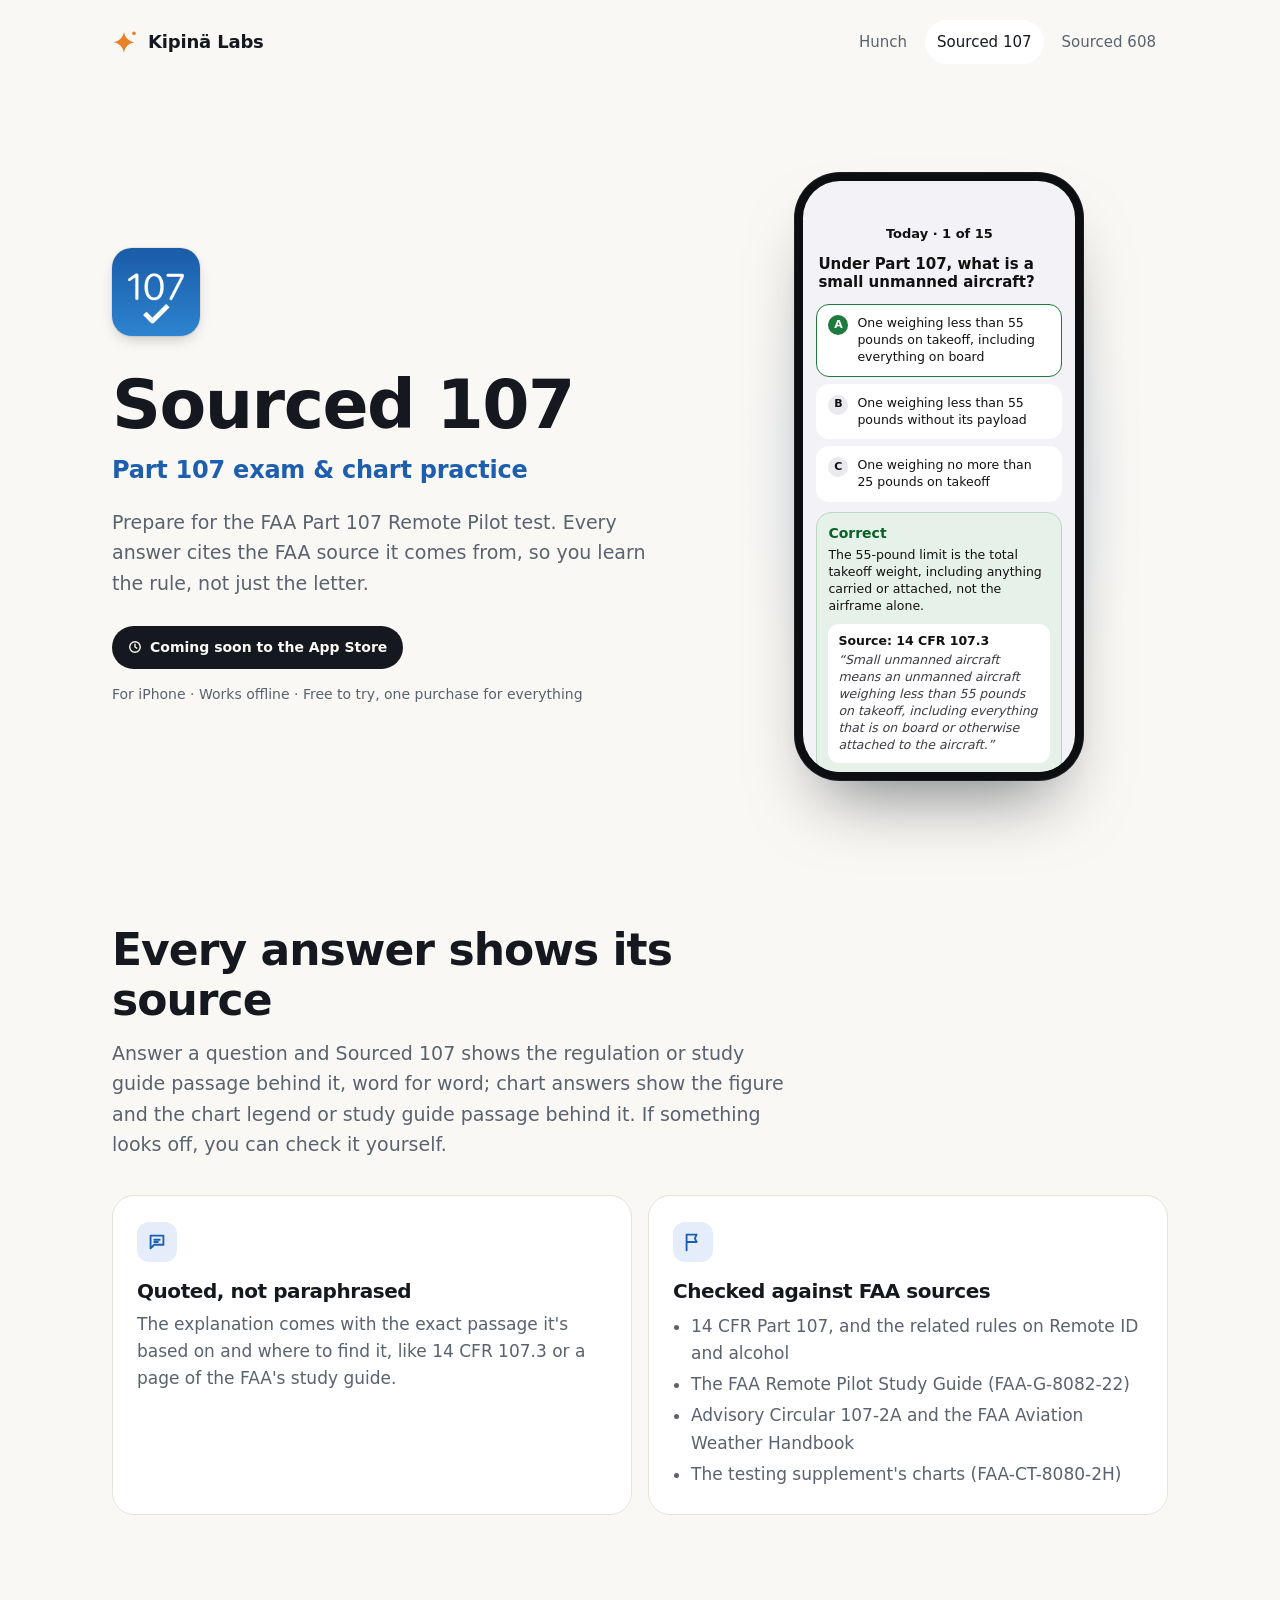
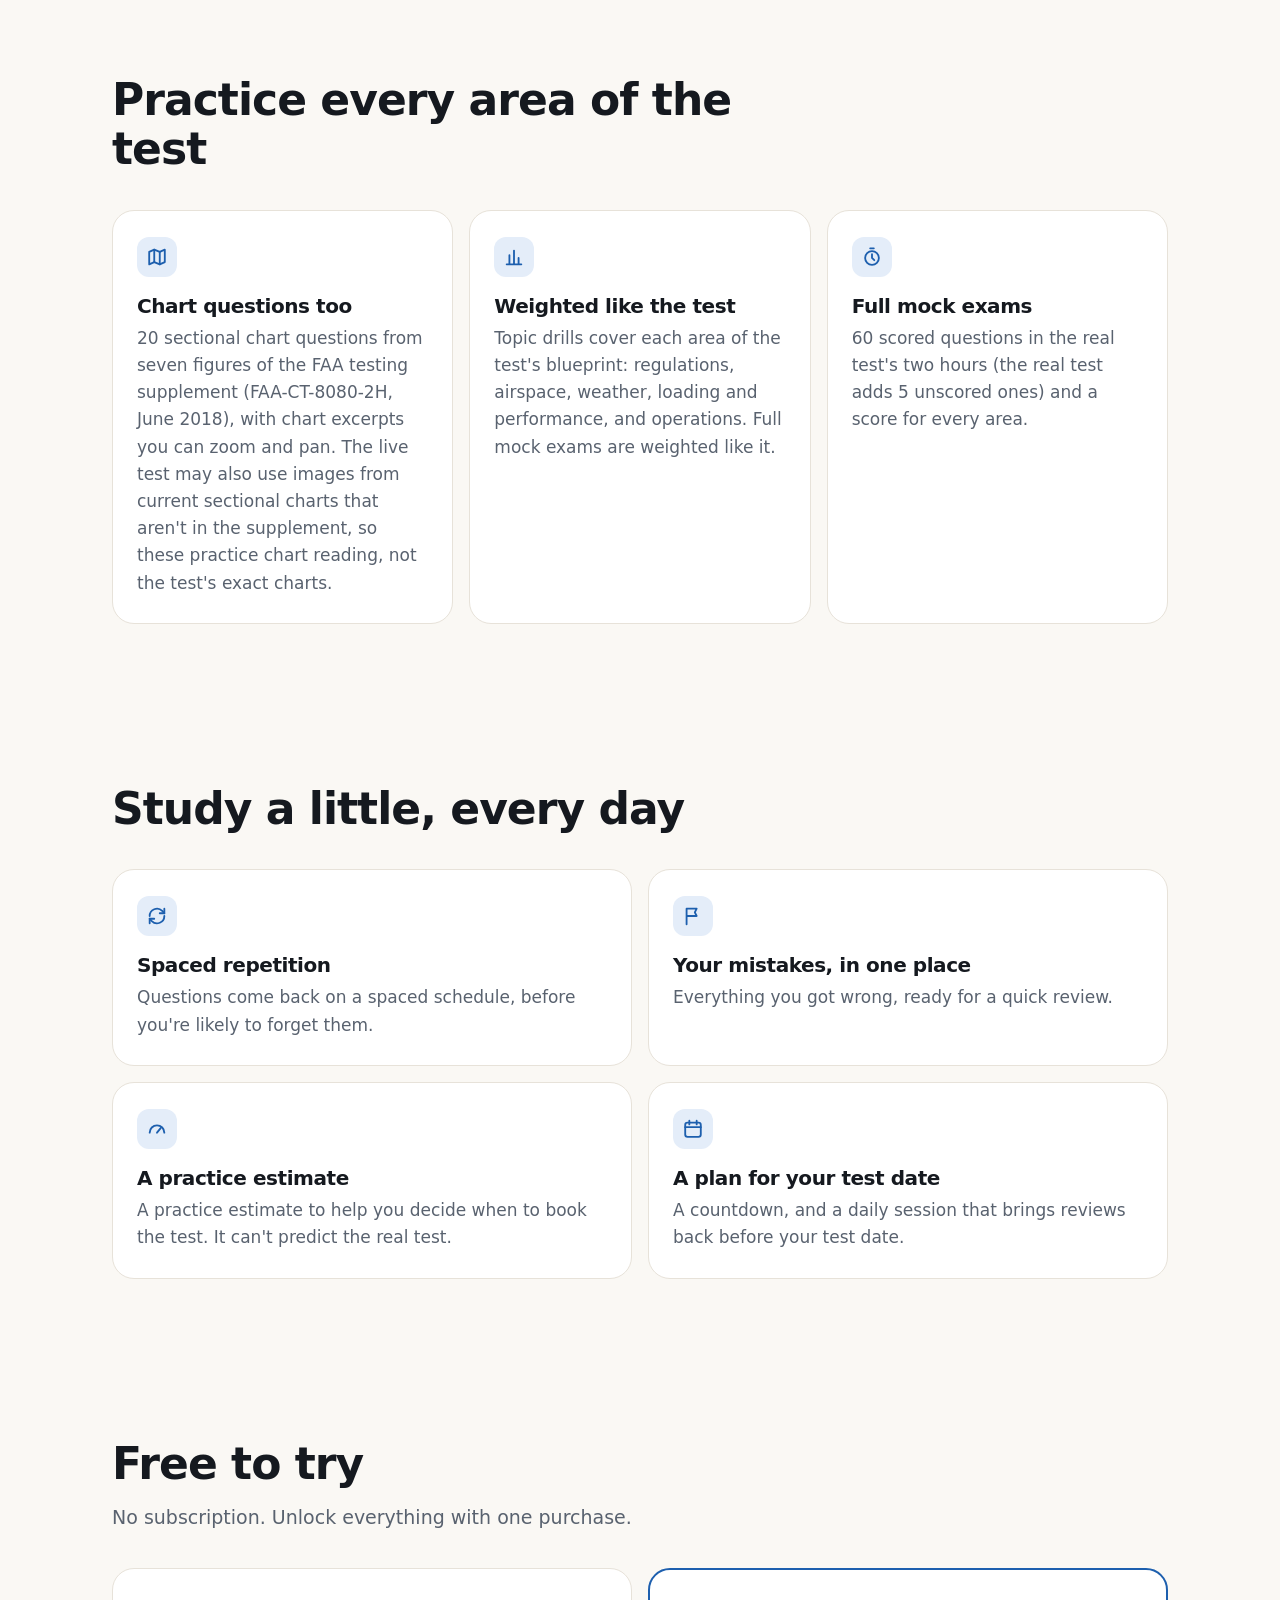
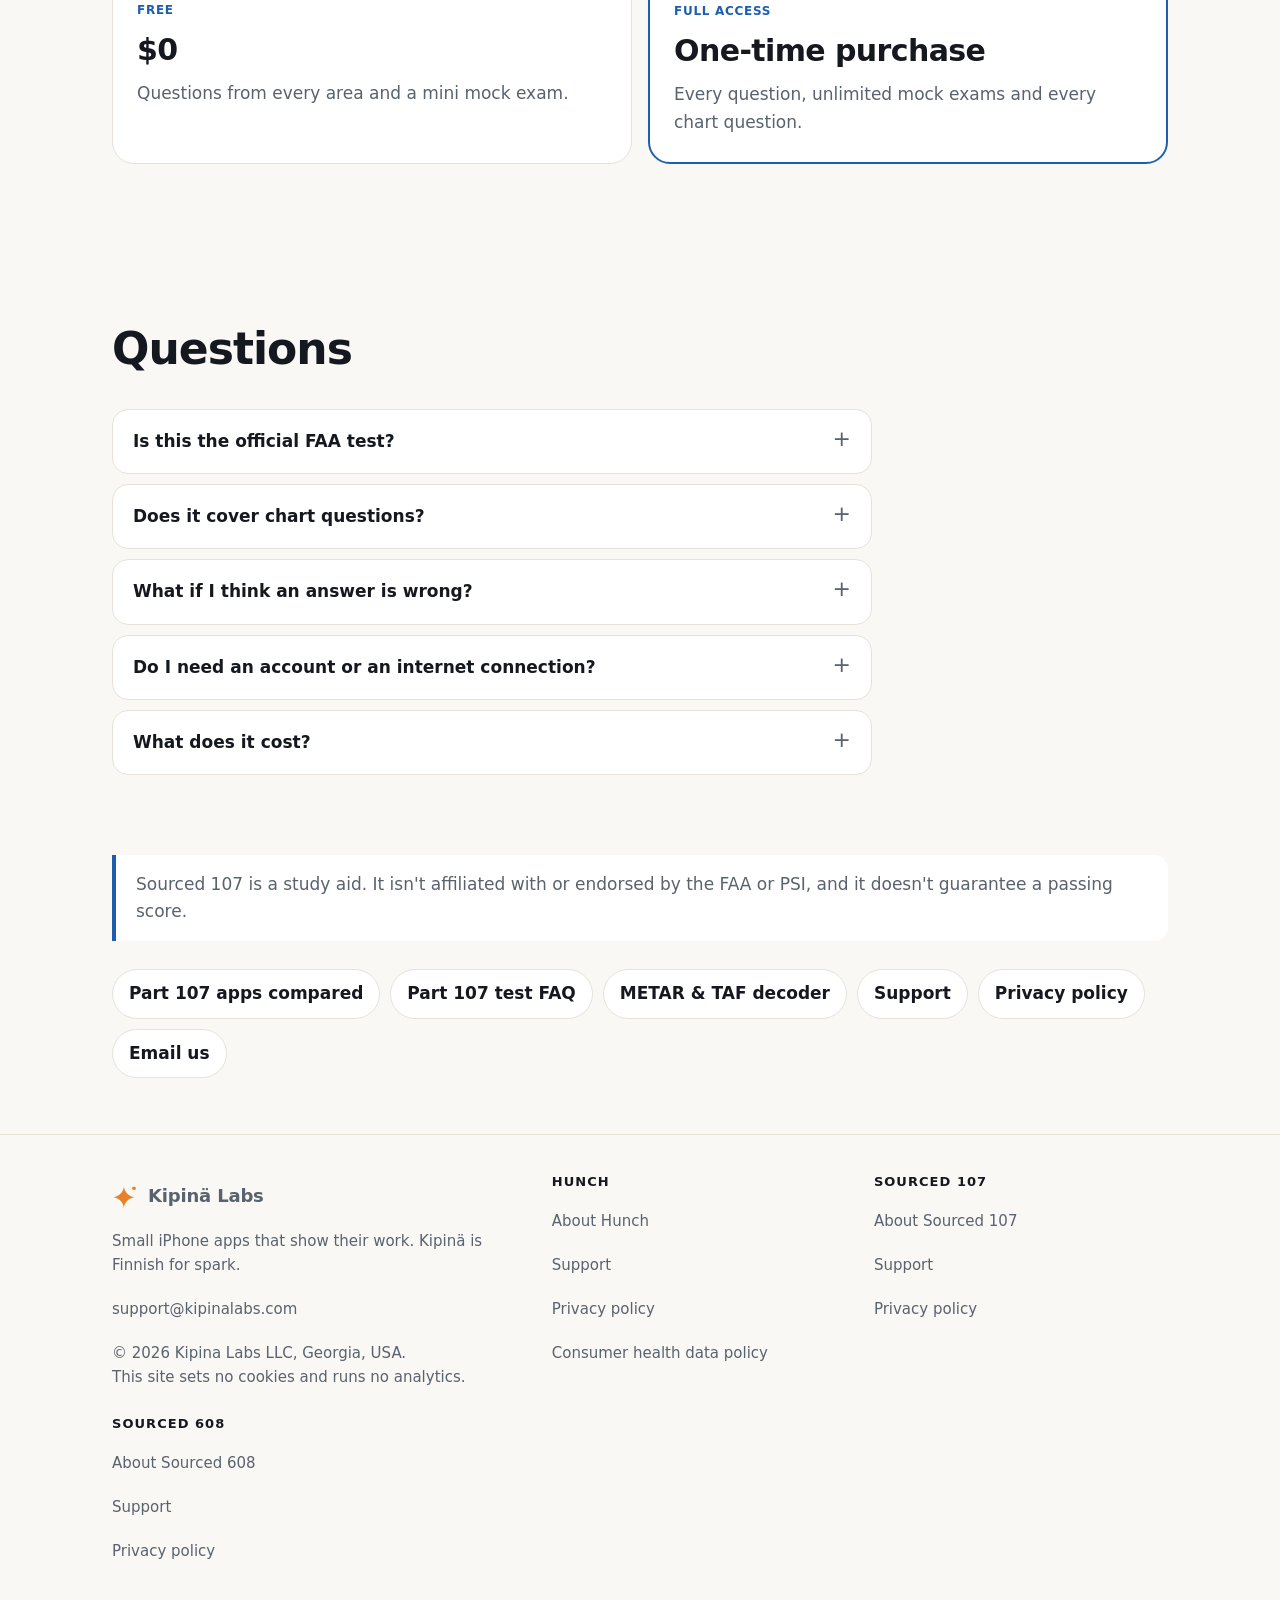
<file: sourced107/index.html>
<!doctype html>
<html lang="en">
<head>
<meta charset="utf-8">
<meta name="viewport" content="width=device-width, initial-scale=1, viewport-fit=cover">
<title>Sourced 107: Part 107 drone test prep for iPhone</title>
<meta name="description" content="Practice for the FAA Part 107 Remote Pilot test, including sectional chart questions. Every answer cites the FAA source it comes from.">
<link rel="canonical" href="https://kipinalabs.com/sourced107/">
<meta property="og:type" content="website">
<meta property="og:site_name" content="Kipina Labs">
<meta property="og:title" content="Sourced 107: Part 107 drone test prep for iPhone">
<meta property="og:description" content="Practice for the FAA Part 107 Remote Pilot test, including sectional chart questions. Every answer cites the FAA source it comes from.">
<meta property="og:url" content="https://kipinalabs.com/sourced107/">
<meta property="og:image" content="https://kipinalabs.com/assets/sourced107-icon.png">
<meta name="twitter:card" content="summary">
<meta name="theme-color" content="#faf8f4" media="(prefers-color-scheme: light)">
<meta name="theme-color" content="#0e1114" media="(prefers-color-scheme: dark)">
<link rel="icon" href="/favicon.svg" type="image/svg+xml">
<link rel="stylesheet" href="/style.css">
<script type="application/ld+json">
 {
  "@context": "https://schema.org",
  "@type": "FAQPage",
  "mainEntity": [
   {
    "@type": "Question",
    "name": "Is this the official FAA test?",
    "acceptedAnswer": {
     "@type": "Answer",
     "text": "No. Sourced 107 is an independent study aid. It isn't affiliated with or endorsed by the FAA or PSI. The real test is taken at an FAA-approved testing center."
    }
   },
   {
    "@type": "Question",
    "name": "Does it cover chart questions?",
    "acceptedAnswer": {
     "@type": "Answer",
     "text": "Yes. The app includes sectional chart practice with zoomable excerpts from seven sectional chart figures of the FAA testing supplement (Figures 20, 21, 26, 59, 74, 75 and 78 of FAA-CT-8080-2H). The live test may also use images from current sectional charts that aren't in the supplement, so this practices chart reading, not the test's exact charts."
    }
   },
   {
    "@type": "Question",
    "name": "What if I think an answer is wrong?",
    "acceptedAnswer": {
     "@type": "Answer",
     "text": "While you practice, tap ⋯ › “Report this question”, or use Settings › “Report a problem”. Every answer cites the FAA source it comes from, so it can be checked quickly. Fixes arrive in an app update."
    }
   },
   {
    "@type": "Question",
    "name": "Do I need an account or an internet connection?",
    "acceptedAnswer": {
     "@type": "Answer",
     "text": "No. There's no account, and everything works offline."
    }
   },
   {
    "@type": "Question",
    "name": "What does it cost?",
    "acceptedAnswer": {
     "@type": "Answer",
     "text": "It's free to try. Full Access unlocks every question, unlimited mock exams and every chart question with one purchase. There's no subscription."
    }
   }
  ]
 }
</script>
</head>
<body>
<a class="skip-link" href="#main">Skip to main content</a>
<header class="site-header">
  <div class="wrap">
    <a class="brand" href="/"><svg viewBox="0 0 24 24" aria-hidden="true"><path fill="#e8822a" d="M11 2.5c.8 5.3 4.4 8.9 9.7 9.7-5.3.8-8.9 4.4-9.7 9.7-.8-5.3-4.4-8.9-9.7-9.7 5.3-.8 8.9-4.4 9.7-9.7z"/><circle cx="20.3" cy="3.9" r="1.7" fill="#e8822a"/></svg>Kipinä Labs</a>
    <nav class="site-nav" aria-label="Apps"><a href="/hunch/">Hunch</a><a href="/sourced107/" aria-current="page">Sourced 107</a><a href="/sourced608/">Sourced 608</a></nav>
  </div>
</header>
<main id="main" class="app-page s107">
<section class="wrap app-hero">
  <div>
    <img class="app-icon" src="/assets/sourced107-icon.png" alt="" width="88" height="88">
    <h1>Sourced 107</h1>
    <p class="sub">Part 107 exam &amp; chart practice</p>
    <p class="lead">Prepare for the FAA Part 107 Remote Pilot test. Every answer cites the FAA source it comes from, so you learn the rule, not just the letter.</p>
    <div class="actions"><span class="soon"><svg viewBox="0 0 24 24" fill="none" stroke="currentColor" stroke-width="2.4" stroke-linecap="round" aria-hidden="true"><circle cx="12" cy="12" r="9"/><path d="M12 7v5l3 2"/></svg>Coming soon to the App Store</span></div>
    <p class="fine">For iPhone · Works offline · Free to try, one purchase for everything</p>
  </div>
  <div class="hero-art"><div class="phone"><div class="screen" role="img" aria-label="Sourced 107 after a correct answer: the explanation, and the FAA source it comes from, quoted word for word">
  <div class="bar">Today · 1 of 15</div>
  <div class="stem">Under Part 107, what is a small unmanned aircraft?</div>
  <div class="choice right"><b>A</b>One weighing less than 55 pounds on takeoff, including everything on board</div>
  <div class="choice"><b>B</b>One weighing less than 55 pounds without its payload</div>
  <div class="choice"><b>C</b>One weighing no more than 25 pounds on takeoff</div>
  <div class="verdict"><strong>Correct</strong>The 55-pound limit is the total takeoff weight, including anything carried or attached, not the airframe alone.
    <div class="src"><span>Source: 14 CFR 107.3</span><q>Small unmanned aircraft means an unmanned aircraft weighing less than 55 pounds on takeoff, including everything that is on board or otherwise attached to the aircraft.</q></div>
  </div>
  <div class="next">Next question</div>
</div></div></div>
</section>

<section class="wrap section">
  <div class="section-head"><h2>Every answer shows its source</h2><p>Answer a question and Sourced 107 shows the regulation or study guide passage behind it, word for word; chart answers show the figure and the chart legend or study guide passage behind it. If something looks off, you can check it yourself.</p></div>
  <div class="cards two">
    <div class="card"><div class="glyph"><svg viewBox="0 0 24 24" fill="none" stroke="currentColor" stroke-width="2" stroke-linecap="round" stroke-linejoin="round" aria-hidden="true"><path d="M5 5h14v10H9l-4 4z"/><path d="M9 9.5h6M9 12h4"/></svg></div><h3>Quoted, not paraphrased</h3><p>The explanation comes with the exact passage it's based on and where to find it, like 14 CFR 107.3 or a page of the FAA's study guide.</p></div>
    <div class="card"><div class="glyph"><svg viewBox="0 0 24 24" fill="none" stroke="currentColor" stroke-width="2" stroke-linecap="round" stroke-linejoin="round" aria-hidden="true"><path d="M5 21V4M5 4h11l-2 4 2 4H5"/></svg></div><h3>Checked against FAA sources</h3><ul><li>14 CFR Part 107, and the related rules on Remote ID and alcohol</li><li>The FAA Remote Pilot Study Guide (FAA-G-8082-22)</li><li>Advisory Circular 107-2A and the FAA Aviation Weather Handbook</li><li>The testing supplement's charts (FAA-CT-8080-2H)</li></ul></div>
  </div>
</section>

<section class="wrap section">
  <div class="section-head"><h2>Practice every area of the test</h2></div>
  <div class="cards">
    <div class="card"><div class="glyph"><svg viewBox="0 0 24 24" fill="none" stroke="currentColor" stroke-width="2" stroke-linecap="round" stroke-linejoin="round" aria-hidden="true"><path d="M3.5 6.5 9 4l6 2.5L20.5 4v13.5L15 20l-6-2.5-5.5 2.5z"/><path d="M9 4v13.5M15 6.5V20"/></svg></div><h3>Chart questions too</h3><p>20 sectional chart questions from seven figures of the FAA testing supplement (FAA-CT-8080-2H, June 2018), with chart excerpts you can zoom and pan. The live test may also use images from current sectional charts that aren't in the supplement, so these practice chart reading, not the test's exact charts.</p></div>
    <div class="card"><div class="glyph"><svg viewBox="0 0 24 24" fill="none" stroke="currentColor" stroke-width="2" stroke-linecap="round" stroke-linejoin="round" aria-hidden="true"><path d="M4 20h16M7 20V10M12 20V5M17 20v-7"/></svg></div><h3>Weighted like the test</h3><p>Topic drills cover each area of the test's blueprint: regulations, airspace, weather, loading and performance, and operations. Full mock exams are weighted like it.</p></div>
    <div class="card"><div class="glyph"><svg viewBox="0 0 24 24" fill="none" stroke="currentColor" stroke-width="2" stroke-linecap="round" aria-hidden="true"><circle cx="12" cy="13" r="7.5"/><path d="M12 9v4l2.5 2.5M10 2.5h4"/></svg></div><h3>Full mock exams</h3><p>60 scored questions in the real test's two hours (the real test adds 5 unscored ones) and a score for every area.</p></div>
  </div>
</section>

<section class="wrap section">
  <div class="section-head"><h2>Study a little, every day</h2></div>
  <div class="cards two">
    <div class="card"><div class="glyph"><svg viewBox="0 0 24 24" fill="none" stroke="currentColor" stroke-width="2" stroke-linecap="round" stroke-linejoin="round" aria-hidden="true"><path d="M4 12a8 8 0 0 1 13.7-5.6L20 9"/><path d="M20 4v5h-5"/><path d="M20 12a8 8 0 0 1-13.7 5.6L4 15"/><path d="M4 20v-5h5"/></svg></div><h3>Spaced repetition</h3><p>Questions come back on a spaced schedule, before you're likely to forget them.</p></div>
    <div class="card"><div class="glyph"><svg viewBox="0 0 24 24" fill="none" stroke="currentColor" stroke-width="2" stroke-linecap="round" stroke-linejoin="round" aria-hidden="true"><path d="M5 21V4M5 4h11l-2 4 2 4H5"/></svg></div><h3>Your mistakes, in one place</h3><p>Everything you got wrong, ready for a quick review.</p></div>
    <div class="card"><div class="glyph"><svg viewBox="0 0 24 24" fill="none" stroke="currentColor" stroke-width="2" stroke-linecap="round" aria-hidden="true"><path d="M4 16a8 8 0 1 1 16 0"/><path d="m12 16 4-5"/></svg></div><h3>A practice estimate</h3><p>A practice estimate to help you decide when to book the test. It can't predict the real test.</p></div>
    <div class="card"><div class="glyph"><svg viewBox="0 0 24 24" fill="none" stroke="currentColor" stroke-width="2" stroke-linecap="round" stroke-linejoin="round" aria-hidden="true"><rect x="3.5" y="5" width="17" height="15.5" rx="2.5"/><path d="M3.5 10h17M8 3v4M16 3v4"/></svg></div><h3>A plan for your test date</h3><p>A countdown, and a daily session that brings reviews back before your test date.</p></div>
  </div>
</section>

<section class="wrap section">
  <div class="section-head"><h2>Free to try</h2><p>No subscription. Unlock everything with one purchase.</p></div>
  <div class="price" style="grid-template-columns: repeat(auto-fit, minmax(240px, 1fr))">
    <div class="card"><span class="tag">Free</span><strong>$0</strong><p>Questions from every area and a mini mock exam.</p></div>
    <div class="card featured"><span class="tag">Full Access</span><strong>One-time purchase</strong><p>Every question, unlimited mock exams and every chart question.</p></div>
  </div>
</section>

<section class="wrap section" aria-labelledby="faq">
  <div class="section-head"><h2 id="faq">Questions</h2></div>
  <div class="faq">
    <details><summary>Is this the official FAA test?</summary><p>No. Sourced 107 is an independent study aid. It isn't affiliated with or endorsed by the FAA or PSI. The real test is taken at an FAA-approved testing center.</p></details>
    <details><summary>Does it cover chart questions?</summary><p>Yes. The app includes sectional chart practice with zoomable excerpts from seven sectional chart figures of the FAA testing supplement (Figures 20, 21, 26, 59, 74, 75 and 78 of FAA-CT-8080-2H). The live test may also use images from current sectional charts that aren't in the supplement, so this practices chart reading, not the test's exact charts.</p></details>
    <details><summary>What if I think an answer is wrong?</summary><p>While you practice, tap ⋯ › “Report this question”, or use Settings › “Report a problem”. Every answer cites the FAA source it comes from, so it can be checked quickly. Fixes arrive in an app update.</p></details>
    <details><summary>Do I need an account or an internet connection?</summary><p>No. There's no account, and everything works offline.</p></details>
    <details><summary>What does it cost?</summary><p>It's free to try. Full Access unlocks every question, unlimited mock exams and every chart question with one purchase. There's no subscription.</p></details>
  </div>
</section>

<section class="wrap">
  <p class="note">Sourced 107 is a study aid. It isn't affiliated with or endorsed by the FAA or PSI, and it doesn't guarantee a passing score.</p>
  <div class="page-links" style="margin-top: 28px"><a href="/sourced107/part-107-apps-compared/">Part 107 apps compared</a><a href="/sourced107/part-107-faq/">Part 107 test FAQ</a><a href="/sourced107/metar-decoder/">METAR &amp; TAF decoder</a><a href="/sourced107/support.html">Support</a><a href="/sourced107/privacy.html">Privacy policy</a><a href="mailto:support@kipinalabs.com">Email us</a></div>
</section>
</main>
<footer class="site-footer">
  <div class="wrap">
    <div>
      <a class="brand" href="/"><svg viewBox="0 0 24 24" aria-hidden="true"><path fill="#e8822a" d="M11 2.5c.8 5.3 4.4 8.9 9.7 9.7-5.3.8-8.9 4.4-9.7 9.7-.8-5.3-4.4-8.9-9.7-9.7 5.3-.8 8.9-4.4 9.7-9.7z"/><circle cx="20.3" cy="3.9" r="1.7" fill="#e8822a"/></svg>Kipinä Labs</a>
      <p>Small iPhone apps that show their work. Kipinä is Finnish for spark.</p>
      <p><a href="mailto:support@kipinalabs.com">support@kipinalabs.com</a></p>
      <p>© 2026 Kipina Labs LLC, Georgia, USA.<br>This site sets no cookies and runs no analytics.</p>
    </div>
    <div>
      <h2>Hunch</h2>
      <ul><li><a href="/hunch/">About Hunch</a></li><li><a href="/hunch/support.html">Support</a></li><li><a href="/hunch/privacy.html">Privacy policy</a></li><li><a href="/hunch/consumer-health-data.html">Consumer health data policy</a></li></ul>
    </div>
    <div>
      <h2>Sourced 107</h2>
      <ul><li><a href="/sourced107/">About Sourced 107</a></li><li><a href="/sourced107/support.html">Support</a></li><li><a href="/sourced107/privacy.html">Privacy policy</a></li></ul>
    </div>
    <div>
      <h2>Sourced 608</h2>
      <ul><li><a href="/sourced608/">About Sourced 608</a></li><li><a href="/sourced608/support.html">Support</a></li><li><a href="/sourced608/privacy.html">Privacy policy</a></li></ul>
    </div>
  </div>
</footer>
</body>
</html>
</file>
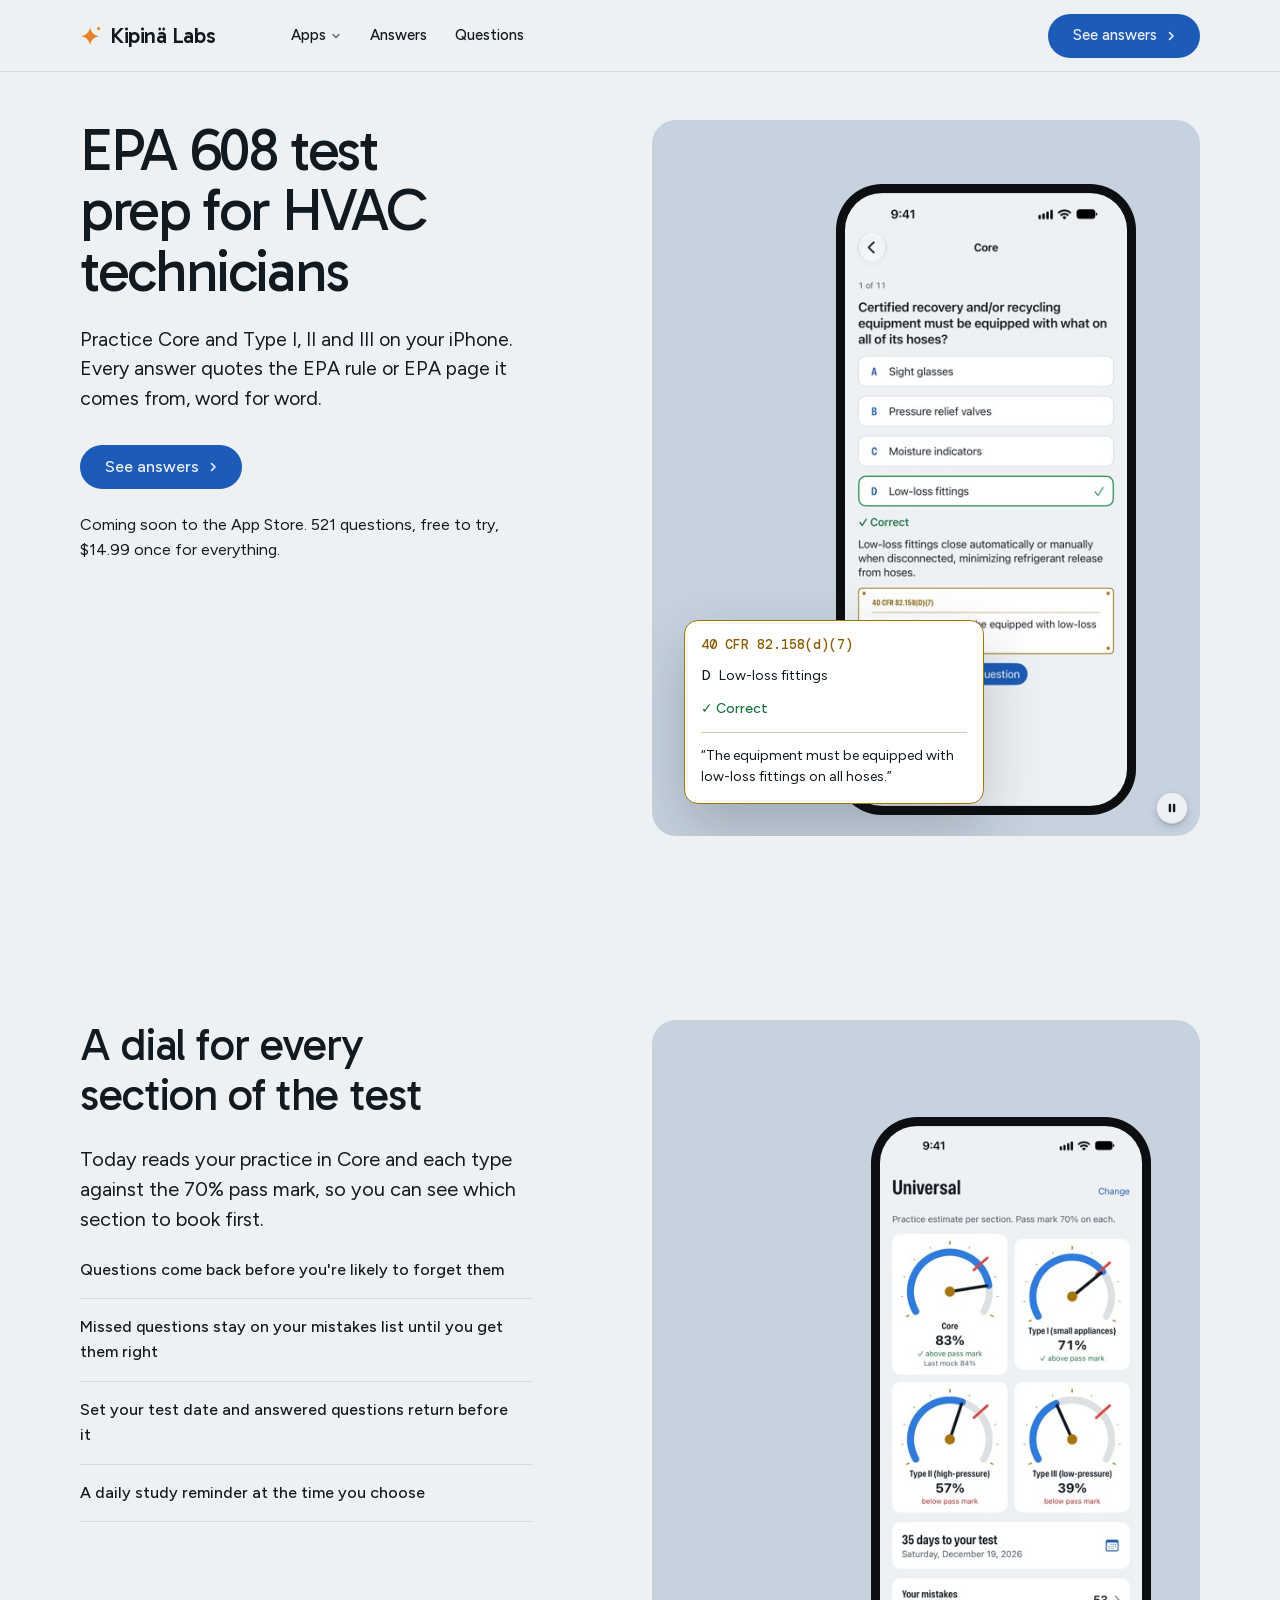
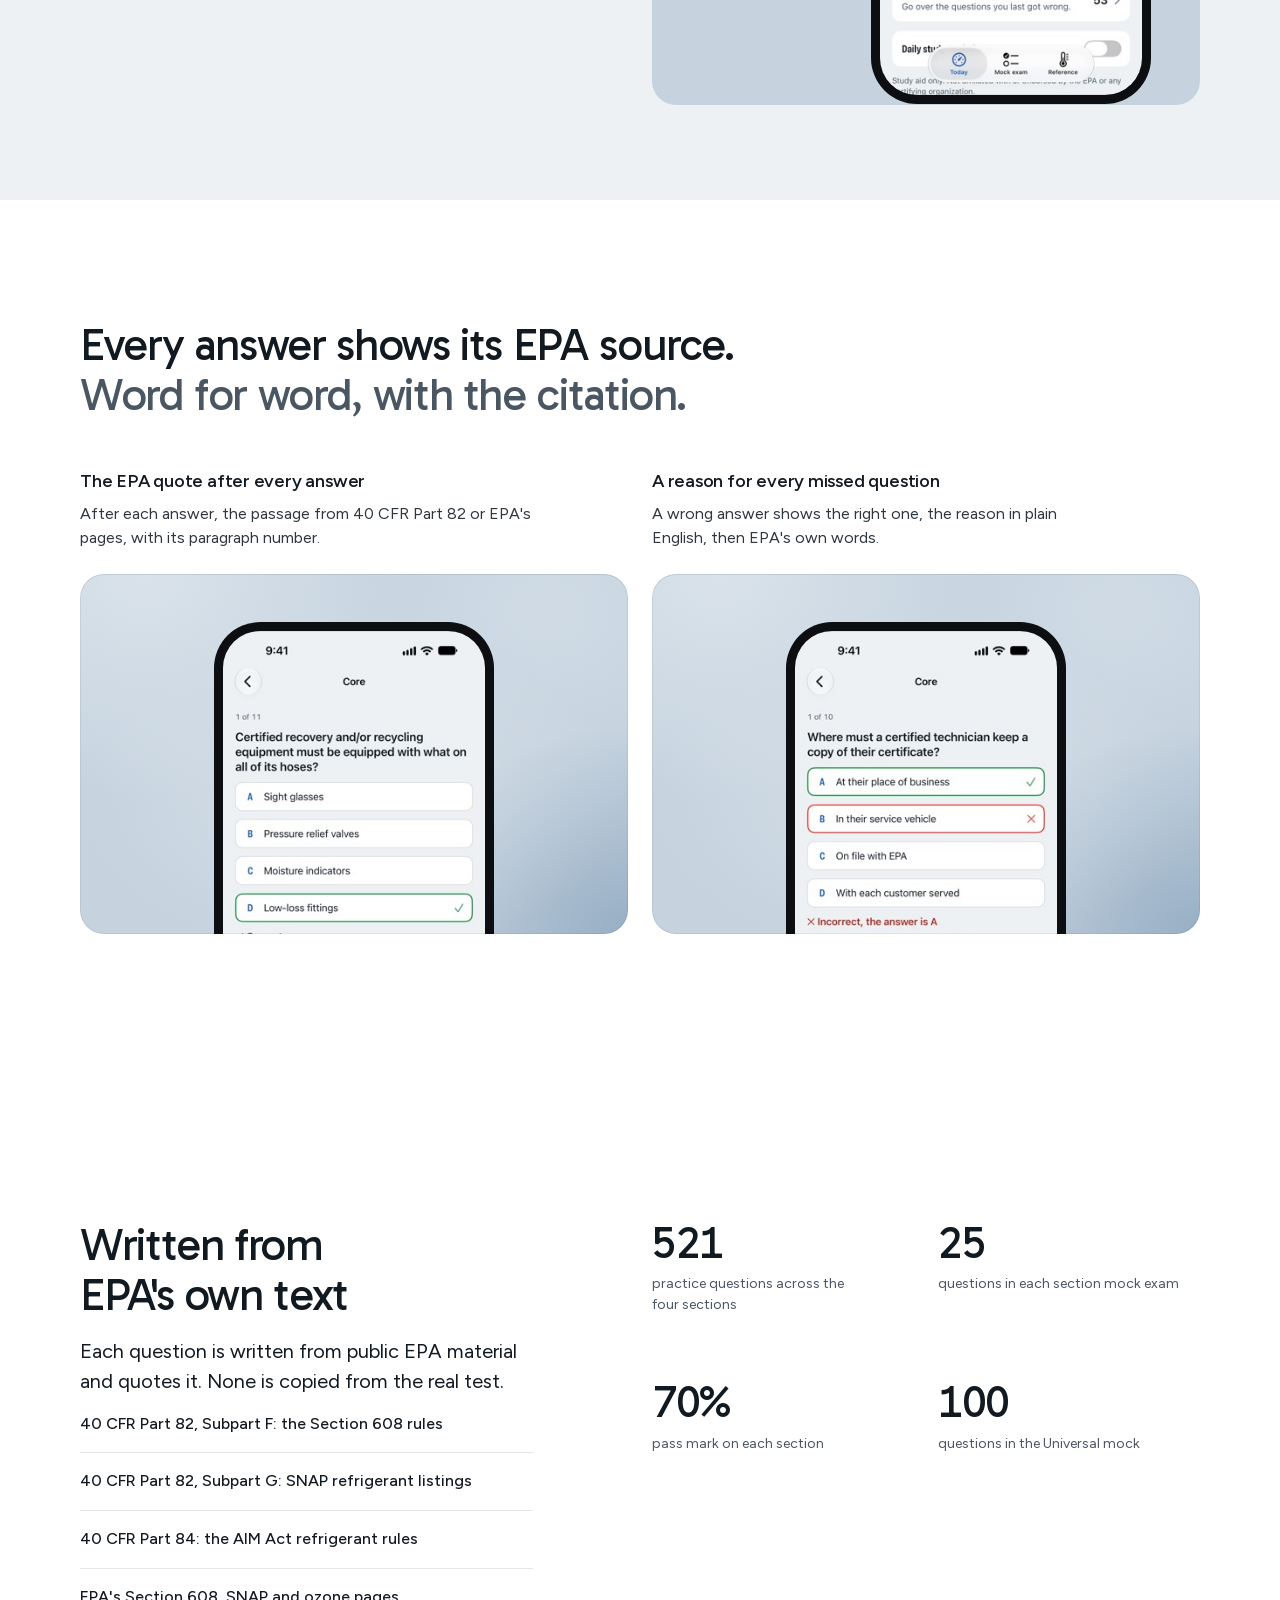
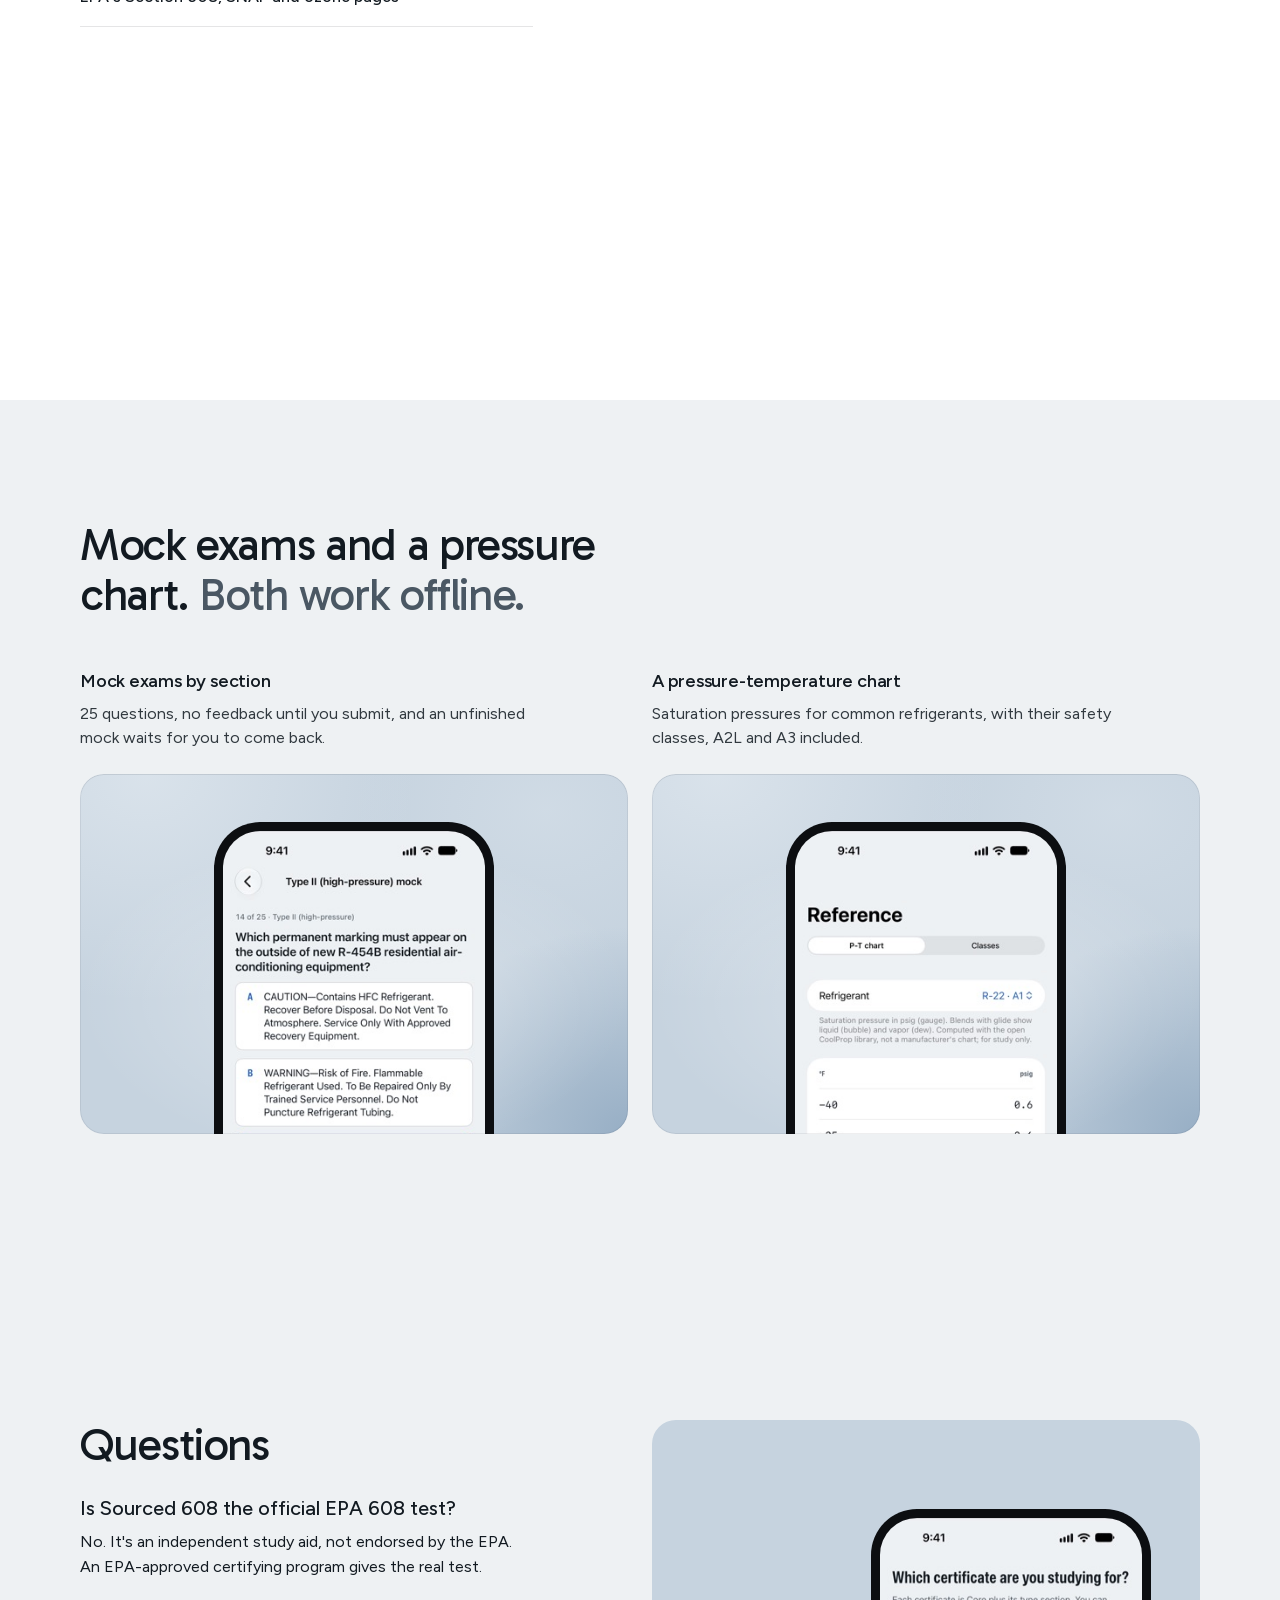
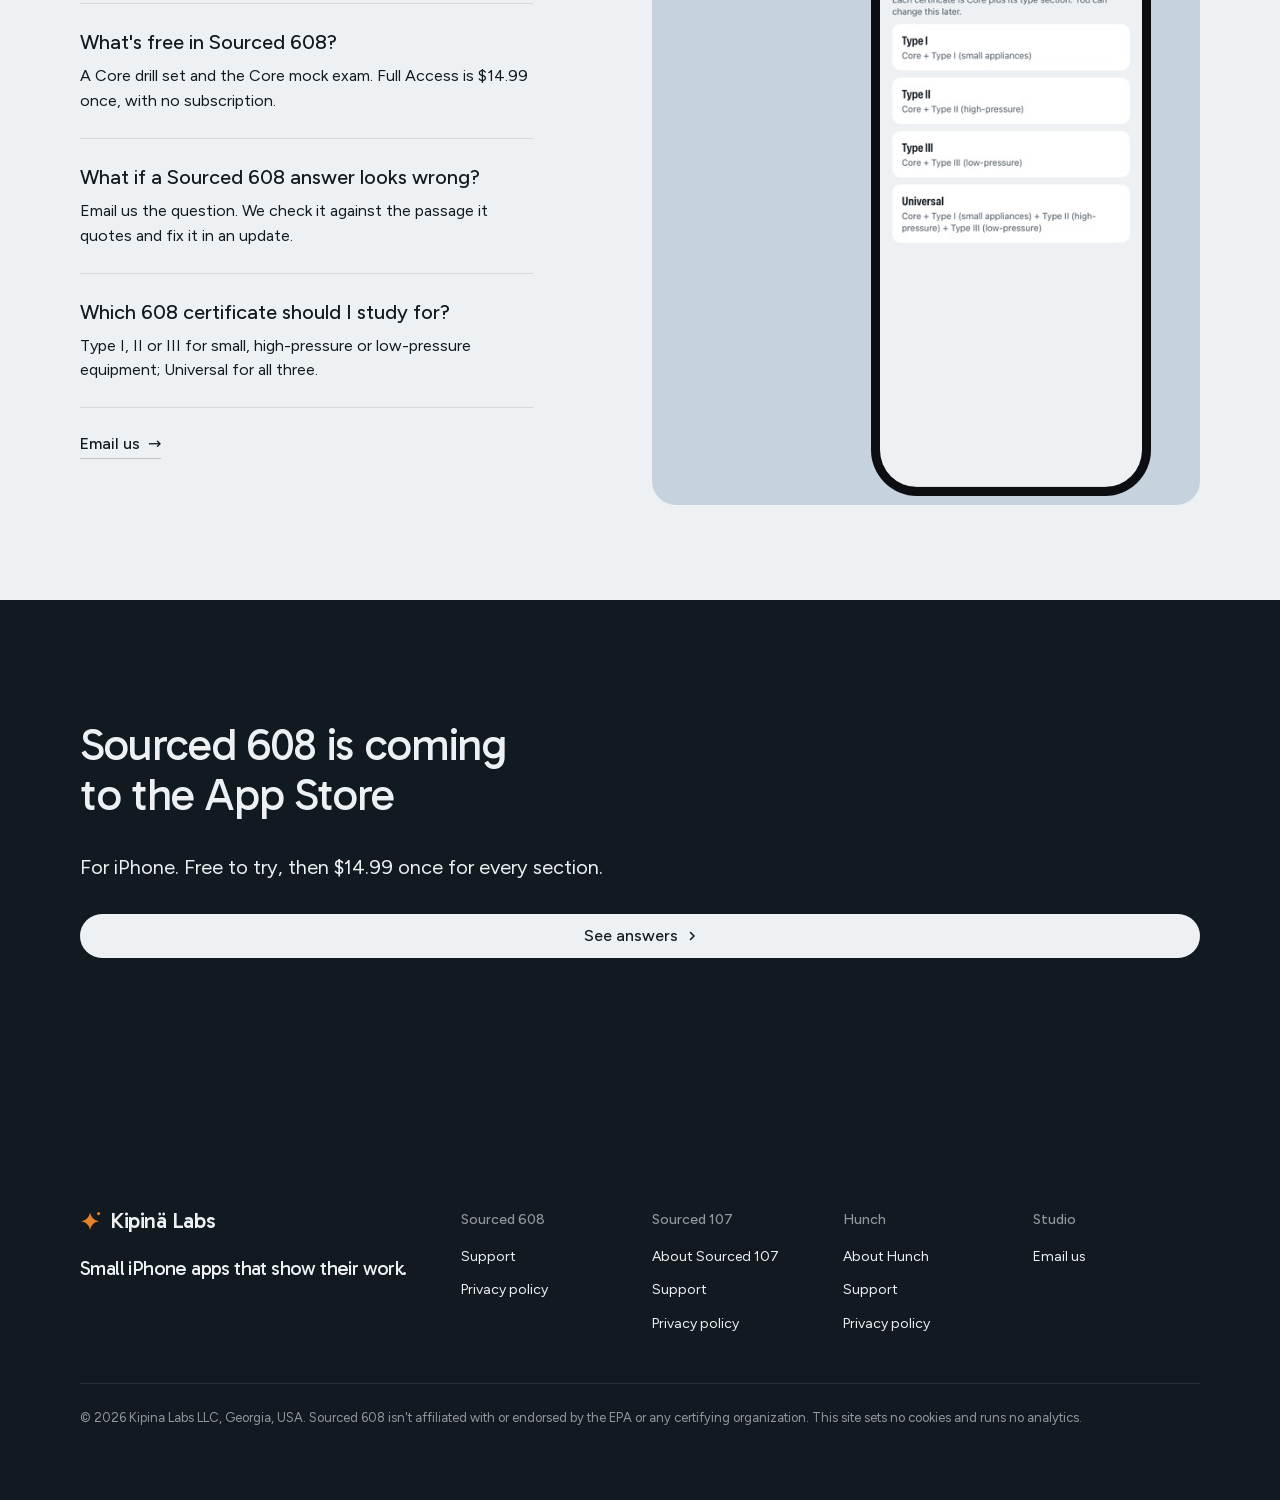
<file: sourced608/index.html>
<!doctype html>
<html lang="en" data-type="software" data-radius="round" data-ground="sky" data-buttons="arrow" data-motion>
<head>
<meta charset="utf-8">
<meta name="viewport" content="width=device-width, initial-scale=1, viewport-fit=cover">
<title>Sourced 608: EPA 608 test prep for iPhone</title>
<meta name="description" content="Practice for the EPA Section 608 technician test on iPhone, with every answer quoting the EPA rule it comes from.">
<link rel="canonical" href="https://kipinalabs.com/sourced608/">
<meta property="og:type" content="website">
<meta property="og:site_name" content="Kipina Labs">
<meta property="og:title" content="Sourced 608: EPA 608 test prep for iPhone">
<meta property="og:description" content="Core and Type I, II and III practice where every answer quotes the EPA rule or EPA page it comes from.">
<meta property="og:url" content="https://kipinalabs.com/sourced608/">
<meta property="og:image" content="https://kipinalabs.com/sourced608/share.jpg">
<meta name="twitter:card" content="summary_large_image">
<meta name="theme-color" content="#eef1f3" media="(prefers-color-scheme: light)">
<meta name="theme-color" content="#0e1317" media="(prefers-color-scheme: dark)">
<meta name="site-kind" content="software">
<meta name="page-type" content="software">
<link rel="icon" href="/favicon.svg" type="image/svg+xml">
<link rel="stylesheet" href="/assets/fonts/fonts.css">
<link rel="stylesheet" href="/assets/system.css">
<link rel="stylesheet" href="/assets/ui/cards.css">
<link rel="stylesheet" href="/assets/motion/motion.css">
<link rel="stylesheet" href="/assets/backgrounds/backgrounds.css">
<link rel="stylesheet" href="/assets/layout/layout.css">
<link rel="stylesheet" href="/assets/icons/icon.css">
<link rel="stylesheet" href="/assets/moments/counter-rolls/moment.css">
<!-- Sourced 608's own colours (the app's steel ground, ink and low-side blue, design.md §3) through start.mjs brand;
     the site's self-hosted fonts, so the page makes no third-party requests -->
<style>
:root {
  --p-bg: #eef1f3; --p-surface: #ffffff; --p-ink: #121a21; --p-muted: #4a5763;
  --p-accent: #1d5bb8; --p-accent-ink: #eef1f3; --p-action: #1d5bb8; --p-action-ink: #eef1f3;
  --p-inv-bg: #121a21; --p-inv-surface: #1e262d; --p-inv-ink: #eef1f3; --p-inv-muted: #92979c;
  --p-inv-accent: #eef1f3; --p-inv-accent-ink: #121a21; --p-inv-action: #eef1f3; --p-inv-action-ink: #121a21;
  --font-display: "Gabarito", system-ui, sans-serif;
  --font-text: "Figtree", system-ui, sans-serif;
  --font-mono: "DM Mono", ui-monospace, "SFMono-Regular", Menlo, Consolas, monospace;
  --display-weight: 400;
  --display-tracking: -0.03em;
  --display-tracking-xl: -0.04em;
  --ly-scale: 0.98;
}
</style>
<script>document.documentElement.classList.add('m-enter');setTimeout(()=>document.documentElement.classList.add('m-enter-done'),700)</script>
<script src="/assets/backgrounds/backgrounds.js"></script>
<script>document.documentElement.classList.add('mo-js');setTimeout(()=>document.documentElement.classList.add('mo-safe'),2500)</script>
<link rel="modulepreload" href="/assets/moments/moments.js">
<link rel="modulepreload" href="/assets/moments/lib.js">
<link rel="modulepreload" href="/assets/moments/counter-rolls/moment.js">
<!-- page CSS: inside the visuals only (the phone frames round the real app screens and the nameplate card), and dark mode -->
<style>
  :root { color-scheme: light dark; }
  /* dark: the app's own dark tokens (design.md §3) */
  @media (prefers-color-scheme: dark) {
    :root {
      --p-bg: #0e1317; --p-surface: #182028; --p-ink: #e7ecf0; --p-muted: #a3afba;
      --p-accent: #86b6ff; --p-accent-ink: #0e1317; --p-action: #86b6ff; --p-action-ink: #0e1317;
      --p-inv-bg: #182028; --p-inv-surface: #222c35; --p-inv-ink: #e7ecf0; --p-inv-muted: #a3afba;
    }
    /* the lit ground's own rule (html[data-ground]) outranks :root, so the dark ground sits on the same selector */
    html[data-ground] { --ground-bg: #1c2731; --ground-surface: #24313d; --ground-ink: #e7ecf0; --ground-muted: #a3afba; --ground-accent: #86b6ff; }
  }
  .nav__logo svg { width: 22px; height: 22px; flex: none; }
  .phone { position: absolute; width: 280px; padding: 9px; border-radius: 46px; background: #0c0e11; }
  .phone > img { display: block; width: 100%; height: auto; border-radius: 37px; }
  .frame:has(> .phone) { overflow: hidden; background: var(--ground-bg); border-color: transparent; }
  /* hero: the real answer screen in a phone, cut by the frame's foot; the nameplate card over its lower left */
  .hero__art > .ly-piece--main.phone { width: 300px; left: auto; right: var(--s-8); top: var(--s-8); }
  .hero__art > .plate { left: var(--s-6); bottom: var(--s-6); width: 300px; padding: var(--s-4); border-radius: 14px;
    background: var(--p-surface); border: 1.5px solid #a8740c; box-shadow: 0 24px 60px rgba(18, 26, 33, .22); }
  .plate__code { font: 500 var(--t-label)/1.2 var(--font-mono); color: #8a5a00; letter-spacing: 0; }
  .plate__row { display: flex; gap: var(--s-2); align-items: baseline; margin-top: var(--s-3); font-size: var(--t-small); color: var(--ink); }
  .plate__row b { font-weight: 500; }
  .plate__ok { color: #1b7340; font-weight: 500; }
  .plate q { display: block; margin-top: var(--s-3); padding-top: var(--s-3); border-top: 1px solid color-mix(in oklab, #a8740c 40%, transparent);
    font-size: var(--t-small); line-height: 1.5; color: var(--ink); quotes: "\201C" "\201D"; }
  @media (prefers-color-scheme: dark) { .plate__code { color: #f2c46b; } .plate__ok { color: #72d89a; } .hero__art > .plate { border-color: #d9a13a; } }
  #dials .frame .phone, #answers .panel .phone, #mock .panel .phone { left: calc(50% - 140px); top: 48px; }
  #answers .panel, #mock .panel { --p-h: 360px; }
  /* the four figures two by two, on the page's columns (the second column starts at column 10) */
  #faq .frame .phone { left: calc(50% - 140px); top: 40px; }
  #numbers .stats { grid-template-columns: repeat(2, minmax(0, 1fr)); gap: var(--s-8) var(--gutter); align-content: start; }
  #numbers .stats .t-stat { font-size: var(--t-h2); }   /* at the h2's size, never past it */
  @media (min-width: 640px) and (max-width: 1023px) {
    #dials .frame--split { --ratio: 0px; flex: none; height: 560px; }
    #faq .frame { --ratio: 0px; height: 268px; }
    #dials .t-lead { display: none; }   /* the h2 says it; keeps the section to one tablet screen */
    #dials .rows { display: grid; grid-template-columns: repeat(2, minmax(0, 1fr)); column-gap: var(--gutter); }
    #mock .panel { --p-h: 560px; }
    #answers .panel, #mock .panel { --p-h: 440px; }
    .hero__art > .ly-piece--main.phone { right: auto; left: calc(50% - 150px); }
  }
  @media (min-width: 1024px) and (max-height: 800px) {
    :root { --padt: 96px; --padb: 36px; --head-gap: 40px; }
    #answers .panel, #mock .panel { --p-h: 300px; }
    #faq .frame { --ratio: 0px; height: 380px; }
  }
  @media (max-width: 639px) {
    .hero__art > .ly-piece--main.phone { width: 240px; left: calc(50% - 120px); top: var(--s-4); }
    #dials .frame--split { --ratio: 0px; flex: none; height: 280px; }
    #faq .frame { --ratio: 0px; height: 900px; }
    #faq .frame .phone { width: 340px; left: calc(50% - 170px); top: 40px; }   /* the FAQ's two phone screens: the picker fills the first */
    #dials .t-lead { display: none; }   /* the h2 says it; keeps the section to one phone screen */
    #answers .panel, #mock .panel { --p-h: 212px; }
    #answers .card p, #mock .card p { display: none; }
    #dials .frame .phone, #answers .panel .phone, #mock .panel .phone { width: 240px; left: calc(50% - 120px); top: 32px; }
  }
</style>
</head>
<body>
<!-- type: software (an iPhone app sold by the studio)
     deal: hero collage (dealt again from centred: a phone app, not a wide window), nav nav-cards and footer footer-dark
     (the site's own, kept so the page belongs to kipinalabs.com), close close-type, rhythm surface-pairs, buttons arrow (the site's),
     mark: the client's own spark, palette: the app's own colours (start.mjs brand), type gabarito (the site's self-hosted pairing)
     moment: counter-rolls on the figures in #numbers, the page's one moment -->
<header class="nav">
  <div class="wrap nav__bar">
    <a class="skip-link" href="#top">Skip to content</a>
    <a class="nav__logo" href="/"><svg viewBox="0 0 24 24" aria-hidden="true"><path fill="#e8822a" d="M11 2.5c.8 5.3 4.4 8.9 9.7 9.7-5.3.8-8.9 4.4-9.7 9.7-.8-5.3-4.4-8.9-9.7-9.7 5.3-.8 8.9-4.4 9.7-9.7z"/><circle cx="20.3" cy="3.9" r="1.7" fill="#e8822a"/></svg>Kipinä Labs</a>
    <nav class="nav__links" aria-label="Main">
      <div class="nav__item">
        <a class="nav__link" href="/#hunch">Apps <svg class="chev" viewBox="0 0 12 12" aria-hidden="true"><path d="M3 4.5l3 3 3-3" fill="none" stroke="currentColor" stroke-width="1.5" stroke-linecap="round" stroke-linejoin="round"/></svg></a>
        <div class="nav__menu">
          <div class="wrap grid">
            <a class="menu-card span-4" href="/hunch/">
              <div class="panel"><img class="frame__img" src="/assets/hunch-03-experiment-result.jpg" alt="Hunch's result screen for a 14-night experiment" width="600" height="1304" style="object-position: 50% 12%" loading="lazy"></div>
              <span class="t-card">Hunch</span>
              <span class="t-small muted">Tests one sleep habit for 14 nights</span>
            </a>
            <a class="menu-card span-4" href="/sourced107/">
              <div class="panel"><img class="frame__img" src="/assets/s107-03-chart-question.jpg" alt="A Sourced 107 sectional chart question with the chart excerpt" width="600" height="1304" style="object-position: 50% 22%" loading="lazy"></div>
              <span class="t-card">Sourced 107</span>
              <span class="t-small muted">Part 107 practice that quotes the FAA rule</span>
            </a>
            <a class="menu-card span-4" href="/sourced608/" aria-current="page">
              <div class="panel"><img class="frame__img" src="/assets/s608-01-today.jpg" alt="Sourced 608's Today screen with a dial for each section" width="600" height="1304" style="object-position: 50% 14%" loading="lazy"></div>
              <span class="t-card">Sourced 608</span>
              <span class="t-small muted">EPA 608 practice that quotes the EPA rule</span>
            </a>
          </div>
        </div>
      </div>
      <div class="nav__item"><a class="nav__link" href="#answers">Answers</a></div>
      <div class="nav__item"><a class="nav__link" href="#faq">Questions</a></div>
    </nav>
    <div class="nav__actions">
      <a class="btn btn--primary" href="#answers">See answers<svg class="m-arrow" viewBox="0 0 12 12" aria-hidden="true"><path class="m-arrow__stem" d="M1 6h8"/><path class="m-arrow__head" d="M4.5 2.5 8 6l-3.5 3.5"/></svg></a>
    </div>
    <button class="nav__toggle" type="button" aria-expanded="false" aria-label="Menu">
      <svg width="18" height="18" viewBox="0 0 18 18" aria-hidden="true"><path d="M2 5h14M2 13h14" stroke="currentColor" stroke-width="1.6" stroke-linecap="round"/></svg>
    </button>
  </div>
</header>

<main id="top">
  <section class="hero hero--collage" data-enter aria-labelledby="hero-h">
    <div class="wrap"><div class="hero-text grid hero__grid">
      <div class="hero__text span-5">
        <h1 id="hero-h">EPA 608 test prep for HVAC technicians</h1>
        <p class="hero__lead">Practice Core and Type I, II and III on your iPhone. Every answer quotes the EPA rule or EPA page it comes from, word for word.</p>
        <div class="btn-row"><a class="btn btn--primary" href="#answers">See answers<svg class="m-arrow" viewBox="0 0 12 12" aria-hidden="true"><path class="m-arrow__stem" d="M1 6h8"/><path class="m-arrow__head" d="M4.5 2.5 8 6l-3.5 3.5"/></svg></a></div>
        <p class="hero__proof">Coming soon to the App Store. 521 questions, free to try, $14.99 once for everything.</p>
      </div>
      <div class="hero__art span-6 start-7" data-visual role="img" aria-label="Sourced 608 after a correct answer, with the EPA rule it comes from, 40 CFR 82.158(d)(7), quoted word for word">
        <div class="ly-piece ly-piece--main phone" aria-hidden="true"><img src="/assets/s608-02-answer-300.jpg" srcset="/assets/s608-02-answer-300.jpg 300w, /assets/s608-02-answer.jpg 600w" sizes="300px" alt="" width="600" height="1304" fetchpriority="high" data-source="client" data-subject="Sourced 608 app screen"></div>
        <div class="ly-piece plate" aria-hidden="true" data-ly-steps="700">
          <div class="plate__code">40 CFR 82.158(d)(7)</div>
          <div class="plate__row" data-step><b>D</b><span>Low-loss fittings</span></div>
          <div class="plate__row" data-step><span class="plate__ok">✓ Correct</span></div>
          <q data-step>The equipment must be equipped with low-loss fittings on all hoses.</q>
        </div>
      </div>
    </div></div>
  </section>

  <section class="section" id="dials" aria-labelledby="dials-h">
    <div class="wrap grid">
      <div class="span-5 stack-5">
        <h2 id="dials-h">A dial for every section of the test</h2>
        <p class="t-lead">Today reads your practice in Core and each type against the 70% pass mark, so you can see which section to book first.</p>
        <ul class="rows">
          <li><span class="rows__name">Questions come back before you're likely to forget them</span></li>
          <li><span class="rows__name">Missed questions stay on your mistakes list until you get them right</span></li>
          <li><span class="rows__name">Set your test date and answered questions return before it</span></li>
          <li><span class="rows__name">A daily study reminder at the time you choose</span></li>
        </ul>
      </div>
      <div class="frame frame--split span-6 start-7" data-visual>
        <div class="phone"><img src="/assets/s608-01-today-300.jpg" srcset="/assets/s608-01-today-300.jpg 300w, /assets/s608-01-today.jpg 600w" sizes="(max-width: 639px) 240px, 280px" alt="Sourced 608's Today screen: dials for Core, Type I, Type II and Type III against the 70% pass mark, 35 days to the test, and the mistakes list" width="600" height="1304" loading="lazy" data-source="client" data-subject="Sourced 608 app screen"></div>
      </div>
    </div>
  </section>

  <section class="section ground-surface" id="answers" aria-labelledby="answers-h">
    <div class="wrap">
      <div class="section-head">
        <h2 id="answers-h">Every answer shows its EPA source. <span class="muted">Word for word, with the citation.</span></h2>
      </div>
      <div class="grid">
        <article class="card card--row card--open span-6 m-nolift">
          <h3>The EPA quote after every answer</h3>
          <p>After each answer, the passage from 40 CFR Part 82 or EPA's pages, with its paragraph number.</p>
          <div class="panel" data-visual><div class="phone"><img src="/assets/s608-02-answer-300.jpg" srcset="/assets/s608-02-answer-300.jpg 300w, /assets/s608-02-answer.jpg 600w" sizes="(max-width: 639px) 240px, 280px" alt="A correct answer about recovery equipment, quoting 40 CFR 82.158(d)(7) on low-loss fittings" width="600" height="1304" loading="lazy" data-source="client" data-subject="Sourced 608 app screen"></div></div>
        </article>
        <article class="card card--row card--open span-6 m-nolift">
          <h3>A reason for every missed question</h3>
          <p>A wrong answer shows the right one, the reason in plain English, then EPA's own words.</p>
          <div class="panel" data-visual><div class="phone"><img src="/assets/s608-03-wrong-answer-300.jpg" srcset="/assets/s608-03-wrong-answer-300.jpg 300w, /assets/s608-03-wrong-answer.jpg 600w" sizes="(max-width: 639px) 240px, 280px" alt="A wrong answer about where a technician keeps their certificate, with the reason and 40 CFR 82.161(a)(4)(i)" width="600" height="1304" loading="lazy" data-source="client" data-subject="Sourced 608 app screen"></div></div>
        </article>
      </div>
    </div>
  </section>

  <section class="section ground-surface statement" id="numbers" aria-labelledby="numbers-h">
    <div class="wrap grid">
      <div class="section-head span-5">
        <h2 id="numbers-h">Written from EPA's own text</h2>
        <p class="t-lead">Each question is written from public EPA material and quotes it. None is copied from the real test.</p>
        <ul class="rows">
          <li><span class="rows__name">40 CFR Part 82, Subpart F: the Section 608 rules</span></li>
          <li><span class="rows__name">40 CFR Part 82, Subpart G: SNAP refrigerant listings</span></li>
          <li><span class="rows__name">40 CFR Part 84: the AIM Act refrigerant rules</span></li>
          <li><span class="rows__name">EPA's Section 608, SNAP and ozone pages</span></li>
        </ul>
      </div>
      <div class="span-6 start-7 stats" data-moment="counter-rolls">
        <div class="stat"><p class="t-small muted">practice questions across the four sections</p><p class="t-stat">521</p></div>
        <div class="stat"><p class="t-small muted">questions in each section mock exam</p><p class="t-stat">25</p></div>
        <div class="stat"><p class="t-small muted">pass mark on each section</p><p class="t-stat">70%</p></div>
        <div class="stat"><p class="t-small muted">questions in the Universal mock</p><p class="t-stat">100</p></div>
      </div>
    </div>
  </section>

  <section class="section" id="mock" aria-labelledby="mock-h">
    <div class="wrap">
      <div class="section-head">
        <h2 id="mock-h">Mock exams and a pressure chart. <span class="muted">Both work offline.</span></h2>
      </div>
      <div class="grid">
        <article class="card card--row card--open span-6 m-nolift">
          <h3>Mock exams by section</h3>
          <p>25 questions, no feedback until you submit, and an unfinished mock waits for you to come back.</p>
          <div class="panel" data-visual><div class="phone"><img src="/assets/s608-04-mock-exam-300.jpg" srcset="/assets/s608-04-mock-exam-300.jpg 300w, /assets/s608-04-mock-exam.jpg 600w" sizes="(max-width: 639px) 240px, 280px" alt="A Type II mock exam at question 14 of 25, about the marking on new R-454B equipment" width="600" height="1304" loading="lazy" data-source="client" data-subject="Sourced 608 app screen"></div></div>
        </article>
        <article class="card card--row card--open span-6 m-nolift">
          <h3>A pressure-temperature chart</h3>
          <p>Saturation pressures for common refrigerants, with their safety classes, A2L and A3 included.</p>
          <div class="panel" data-visual><div class="phone"><img src="/assets/s608-05-reference-300.jpg" srcset="/assets/s608-05-reference-300.jpg 300w, /assets/s608-05-reference.jpg 600w" sizes="(max-width: 639px) 240px, 280px" alt="Sourced 608's pressure-temperature chart for R-22, in psig by degrees Fahrenheit" width="600" height="1304" loading="lazy" data-source="client" data-subject="Sourced 608 app screen"></div></div>
        </article>
      </div>
    </div>
  </section>

  <section class="section" id="faq" style="--hm: 2" aria-labelledby="faq-h">
    <div class="wrap grid">
      <div class="span-5 stack-5">
        <h2 id="faq-h">Questions</h2>
        <div class="faq">
          <div class="faq__item"><h3>Is Sourced 608 the official EPA 608 test?</h3><p>No. It's an independent study aid, not endorsed by the EPA. An EPA-approved certifying program gives the real test.</p></div>
          <div class="faq__item"><h3>What's free in Sourced 608?</h3><p>A Core drill set and the Core mock exam. Full Access is $14.99 once, with no subscription.</p></div>
          <div class="faq__item"><h3>What if a Sourced 608 answer looks wrong?</h3><p>Email us the question. We check it against the passage it quotes and fix it in an update.</p></div>
          <div class="faq__item"><h3>Which 608 certificate should I study for?</h3><p>Type I, II or III for small, high-pressure or low-pressure equipment; Universal for all three.</p></div>
        </div>
        <a class="link" href="mailto:support@kipinalabs.com">Email us</a>
      </div>
      <div class="frame frame--split span-6 start-7" data-visual>
        <div class="phone"><img src="/assets/s608-06-picker-300.jpg" srcset="/assets/s608-06-picker-300.jpg 300w, /assets/s608-06-picker.jpg 600w" sizes="(max-width: 639px) 240px, 280px" alt="Sourced 608's certificate picker: Type I, Type II, Type III or Universal" width="600" height="1304" loading="lazy" data-source="client" data-subject="Sourced 608 app screen"></div>
      </div>
    </div>
  </section>
</main>

<footer class="footer closing footer--dark ground-inverse g2m" id="contact" aria-labelledby="close-h">
  <div class="wrap">
    <div class="closing__cta close--type">
      <h2 id="close-h">Sourced 608 is coming to the App Store</h2>
      <p class="t-lead">For iPhone. Free to try, then $14.99 once for every section.</p>
      <a class="btn btn--primary" href="#answers">See answers<svg class="m-arrow" viewBox="0 0 12 12" aria-hidden="true"><path class="m-arrow__stem" d="M1 6h8"/><path class="m-arrow__head" d="M4.5 2.5 8 6l-3.5 3.5"/></svg></a>
    </div>
    <div class="closing__links">
      <div class="grid">
        <div class="span-4 stack-4">
          <a class="nav__logo" href="/"><svg viewBox="0 0 24 24" aria-hidden="true"><path fill="#e8822a" d="M11 2.5c.8 5.3 4.4 8.9 9.7 9.7-5.3.8-8.9 4.4-9.7 9.7-.8-5.3-4.4-8.9-9.7-9.7 5.3-.8 8.9-4.4 9.7-9.7z"/><circle cx="20.3" cy="3.9" r="1.7" fill="#e8822a"/></svg>Kipinä Labs</a>
          <p class="footer__lede">Small iPhone apps that show their work.</p>
        </div>
        <div class="span-2 footer__col"><h3>Sourced 608</h3><ul><li><a href="/sourced608/support.html">Support</a></li><li><a href="/sourced608/privacy.html">Privacy policy</a></li></ul></div>
        <div class="span-2 footer__col"><h3>Sourced 107</h3><ul><li><a href="/sourced107/">About Sourced 107</a></li><li><a href="/sourced107/support.html">Support</a></li><li><a href="/sourced107/privacy.html">Privacy policy</a></li></ul></div>
        <div class="span-2 footer__col"><h3>Hunch</h3><ul><li><a href="/hunch/">About Hunch</a></li><li><a href="/hunch/support.html">Support</a></li><li><a href="/hunch/privacy.html">Privacy policy</a></li></ul></div>
        <div class="span-2 footer__col"><h3>Studio</h3><ul><li><a href="mailto:support@kipinalabs.com">Email us</a></li></ul></div>
      </div>
      <div class="footer__legal">
        <span>&copy; 2026 Kipina Labs LLC, Georgia, USA. Sourced 608 isn't affiliated with or endorsed by the EPA or any certifying organization. This site sets no cookies and runs no analytics.</span>
      </div>
    </div>
  </div>
</footer>

<script type="module" src="/assets/system.js"></script>
<script type="module" src="/assets/motion/motion.js"></script>
<script type="module" src="/assets/layout/layout.js"></script>
</body>
</html>
</file>
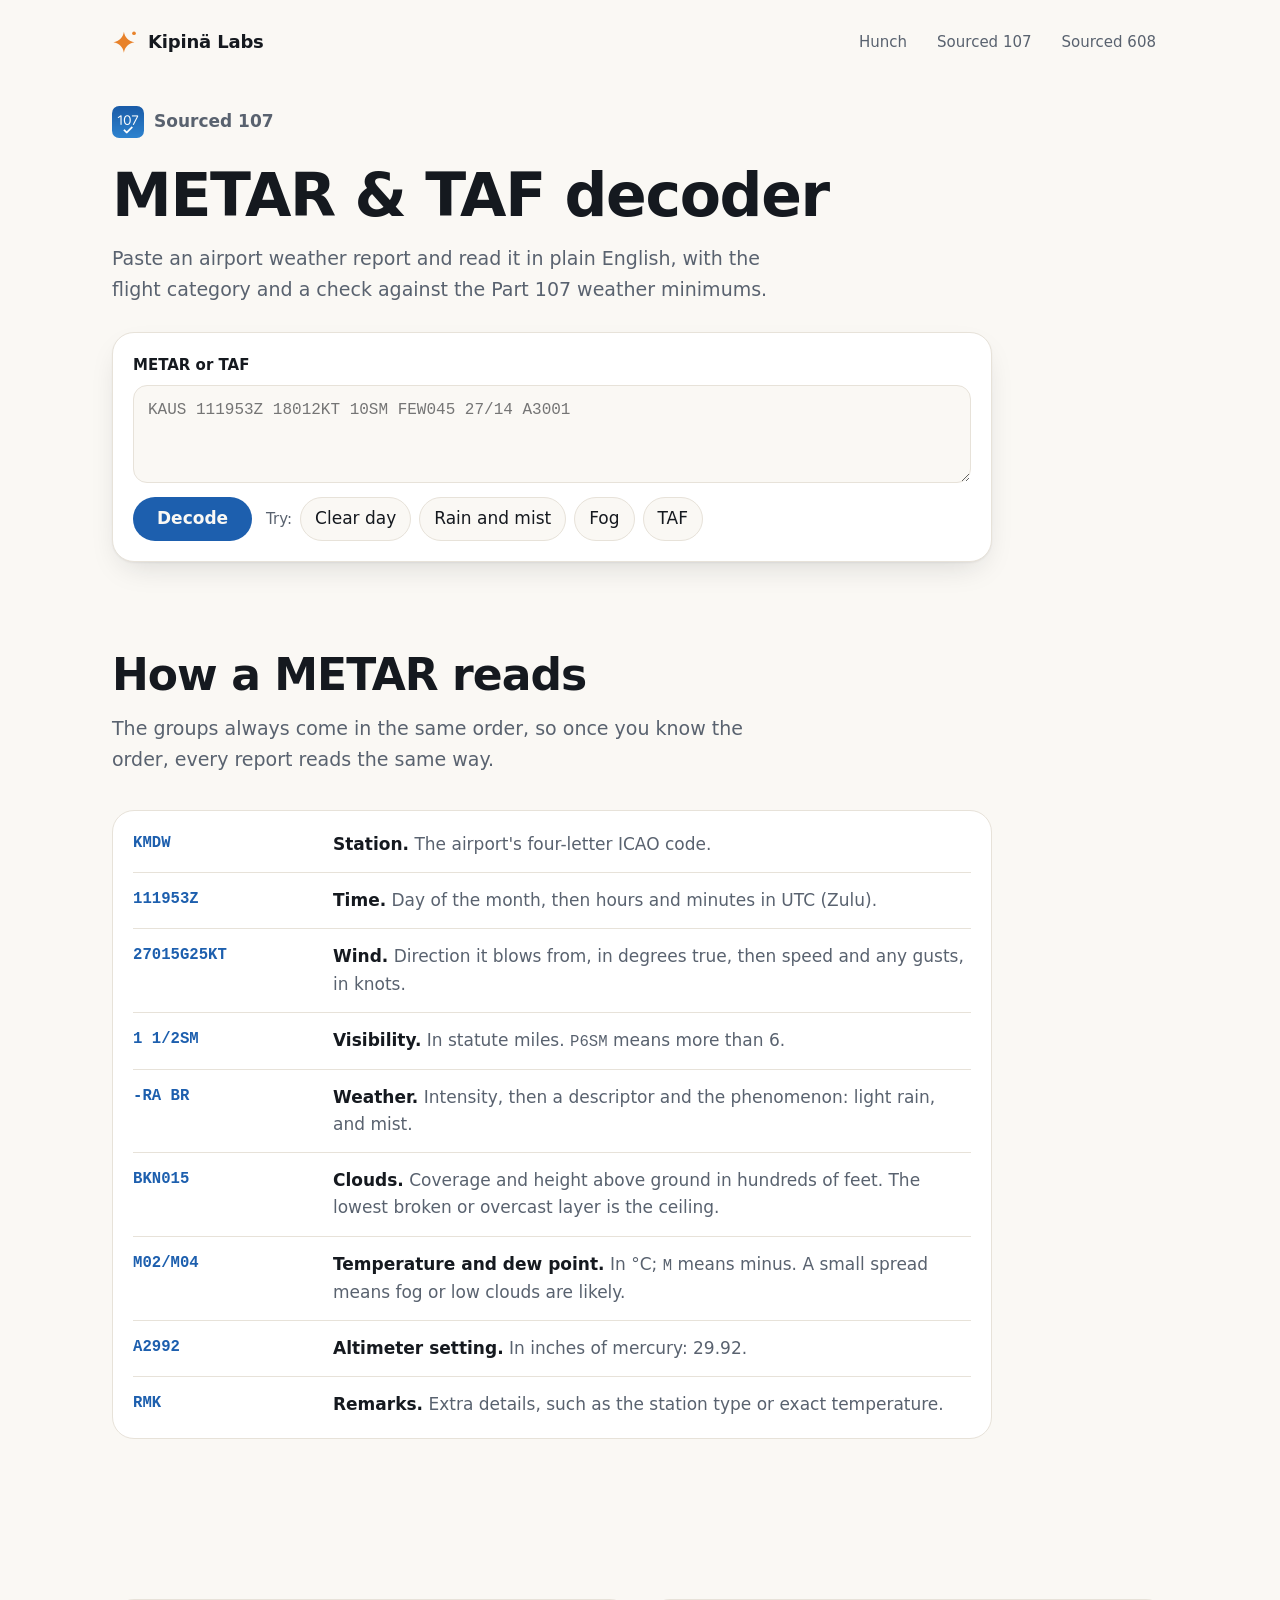
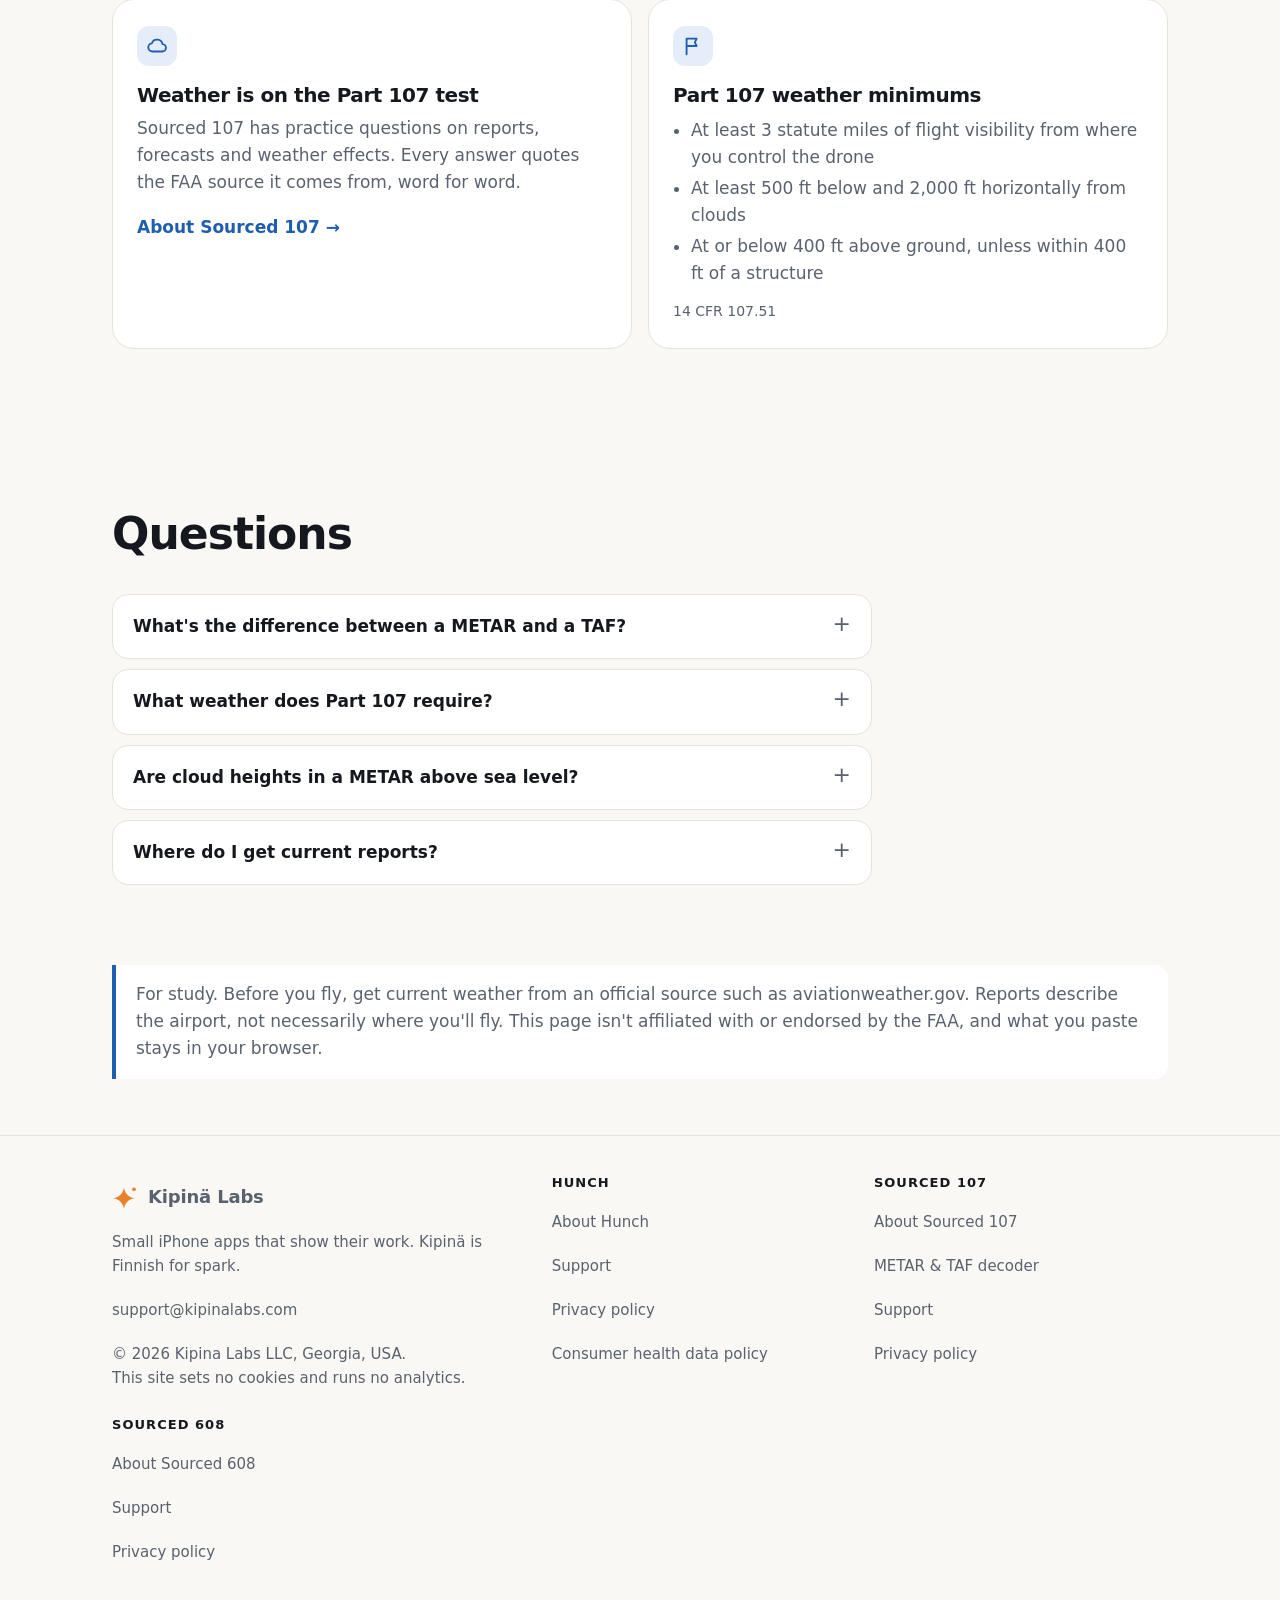
<file: sourced107/metar-decoder/index.html>
<!doctype html>
<html lang="en">
<head>
<meta charset="utf-8">
<meta name="viewport" content="width=device-width, initial-scale=1, viewport-fit=cover">
<title>METAR and TAF decoder for Part 107 drone pilots | Sourced 107</title>
<meta name="description" content="Paste a METAR or TAF and read it in plain English, with the flight category and a check against the Part 107 weather minimums. Free, no sign-up.">
<link rel="canonical" href="https://kipinalabs.com/sourced107/metar-decoder/">
<meta property="og:type" content="website">
<meta property="og:site_name" content="Kipina Labs">
<meta property="og:title" content="METAR and TAF decoder for Part 107 drone pilots">
<meta property="og:description" content="Paste a METAR or TAF and read it in plain English, with the flight category and a check against the Part 107 weather minimums.">
<meta property="og:url" content="https://kipinalabs.com/sourced107/metar-decoder/">
<meta property="og:image" content="https://kipinalabs.com/assets/sourced107-icon.png">
<meta name="twitter:card" content="summary">
<meta name="theme-color" content="#faf8f4" media="(prefers-color-scheme: light)">
<meta name="theme-color" content="#0e1114" media="(prefers-color-scheme: dark)">
<link rel="icon" href="/favicon.svg" type="image/svg+xml">
<link rel="stylesheet" href="/style.css">
<script type="application/ld+json">
 {
  "@context": "https://schema.org",
  "@type": "FAQPage",
  "mainEntity": [
   {
    "@type": "Question",
    "name": "What's the difference between a METAR and a TAF?",
    "acceptedAnswer": { "@type": "Answer", "text": "A METAR reports the weather observed at an airport, usually once an hour; a SPECI is an extra report when conditions change. A TAF is a forecast for the area within 5 statute miles of the airport, usually covering 24 or 30 hours." }
   },
   {
    "@type": "Question",
    "name": "What weather does Part 107 require?",
    "acceptedAnswer": { "@type": "Answer", "text": "Under 14 CFR 107.51, flight visibility from where you control the drone must be at least 3 statute miles, and the drone must stay at least 500 feet below and 2,000 feet horizontally from clouds. It must also stay at or below 400 feet above ground level, unless it's within a 400-foot radius of a structure." }
   },
   {
    "@type": "Question",
    "name": "Are cloud heights in a METAR above sea level?",
    "acceptedAnswer": { "@type": "Answer", "text": "No. Cloud heights in a METAR and a TAF are above ground level at the station, in hundreds of feet: BKN015 means broken clouds at 1,500 feet above the airport." }
   }
  ]
 }
</script>
</head>
<body>
<a class="skip-link" href="#main">Skip to main content</a>
<header class="site-header">
  <div class="wrap">
    <a class="brand" href="/"><svg viewBox="0 0 24 24" aria-hidden="true"><path fill="#e8822a" d="M11 2.5c.8 5.3 4.4 8.9 9.7 9.7-5.3.8-8.9 4.4-9.7 9.7-.8-5.3-4.4-8.9-9.7-9.7 5.3-.8 8.9-4.4 9.7-9.7z"/><circle cx="20.3" cy="3.9" r="1.7" fill="#e8822a"/></svg>Kipinä Labs</a>
    <nav class="site-nav" aria-label="Apps"><a href="/hunch/">Hunch</a><a href="/sourced107/">Sourced 107</a><a href="/sourced608/">Sourced 608</a></nav>
  </div>
</header>
<main id="main" class="app-page s107">
<section class="wrap tool-hero">
  <a class="crumb" href="/sourced107/"><img src="/assets/sourced107-icon.png" alt="" width="32" height="32">Sourced 107</a>
  <h1>METAR &amp; TAF decoder</h1>
  <p class="lead">Paste an airport weather report and read it in plain English, with the flight category and a check against the Part 107 weather minimums.</p>
  <form class="decoder" id="decoder">
    <label for="report">METAR or TAF</label>
    <textarea id="report" name="report" rows="3" spellcheck="false" autocapitalize="characters" autocomplete="off" placeholder="KAUS 111953Z 18012KT 10SM FEW045 27/14 A3001"></textarea>
    <div class="decoder-actions">
      <button type="submit">Decode</button>
      <span class="examples" id="examples"><span>Try:</span></span>
    </div>
  </form>
  <div id="result" class="result" aria-live="polite"></div>
</section>

<section class="wrap section">
  <div class="section-head"><h2>How a METAR reads</h2><p>The groups always come in the same order, so once you know the order, every report reads the same way.</p></div>
  <ol class="read-order">
    <li><code>KMDW</code><span><b>Station.</b> The airport's four-letter ICAO code.</span></li>
    <li><code>111953Z</code><span><b>Time.</b> Day of the month, then hours and minutes in UTC (Zulu).</span></li>
    <li><code>27015G25KT</code><span><b>Wind.</b> Direction it blows from, in degrees true, then speed and any gusts, in knots.</span></li>
    <li><code>1 1/2SM</code><span><b>Visibility.</b> In statute miles. <code>P6SM</code> means more than 6.</span></li>
    <li><code>-RA BR</code><span><b>Weather.</b> Intensity, then a descriptor and the phenomenon: light rain, and mist.</span></li>
    <li><code>BKN015</code><span><b>Clouds.</b> Coverage and height above ground in hundreds of feet. The lowest broken or overcast layer is the ceiling.</span></li>
    <li><code>M02/M04</code><span><b>Temperature and dew point.</b> In °C; <code>M</code> means minus. A small spread means fog or low clouds are likely.</span></li>
    <li><code>A2992</code><span><b>Altimeter setting.</b> In inches of mercury: 29.92.</span></li>
    <li><code>RMK</code><span><b>Remarks.</b> Extra details, such as the station type or exact temperature.</span></li>
  </ol>
</section>

<section class="wrap section">
  <div class="cards two">
    <div class="card cta">
      <div class="glyph"><svg viewBox="0 0 24 24" fill="none" stroke="currentColor" stroke-width="2" stroke-linecap="round" stroke-linejoin="round" aria-hidden="true"><path d="M7 18a4.5 4.5 0 0 1-.6-8.96A6 6 0 0 1 18 10a4 4 0 0 1-.5 8z"/></svg></div>
      <h3>Weather is on the Part 107 test</h3>
      <p>Sourced 107 has practice questions on reports, forecasts and weather effects. Every answer quotes the FAA source it comes from, word for word.</p>
      <a class="more" href="/sourced107/">About Sourced 107</a>
    </div>
    <div class="card">
      <div class="glyph"><svg viewBox="0 0 24 24" fill="none" stroke="currentColor" stroke-width="2" stroke-linecap="round" stroke-linejoin="round" aria-hidden="true"><path d="M5 21V4M5 4h11l-2 4 2 4H5"/></svg></div>
      <h3>Part 107 weather minimums</h3>
      <ul>
        <li>At least 3 statute miles of flight visibility from where you control the drone</li>
        <li>At least 500 ft below and 2,000 ft horizontally from clouds</li>
        <li>At or below 400 ft above ground, unless within 400 ft of a structure</li>
      </ul>
      <p class="fine">14 CFR 107.51</p>
    </div>
  </div>
</section>

<section class="wrap section" aria-labelledby="faq">
  <div class="section-head"><h2 id="faq">Questions</h2></div>
  <div class="faq">
    <details><summary>What's the difference between a METAR and a TAF?</summary><p>A METAR reports the weather observed at an airport, usually once an hour; a SPECI is an extra report when conditions change. A TAF is a forecast for the area within 5 statute miles of the airport, usually covering 24 or 30 hours.</p></details>
    <details><summary>What weather does Part 107 require?</summary><p>Under 14 CFR 107.51, flight visibility from where you control the drone must be at least 3 statute miles, and the drone must stay at least 500 feet below and 2,000 feet horizontally from clouds. It must also stay at or below 400 feet above ground level, unless it's within a 400-foot radius of a structure.</p></details>
    <details><summary>Are cloud heights in a METAR above sea level?</summary><p>No. Cloud heights in a METAR and a TAF are above ground level at the station, in hundreds of feet: <code>BKN015</code> means broken clouds at 1,500 feet above the airport.</p></details>
    <details><summary>Where do I get current reports?</summary><p>The FAA's Aviation Weather Center publishes them at <a href="https://aviationweather.gov">aviationweather.gov</a>. Paste one here to read it.</p></details>
  </div>
</section>

<section class="wrap">
  <p class="note">For study. Before you fly, get current weather from an official source such as aviationweather.gov. Reports describe the airport, not necessarily where you'll fly. This page isn't affiliated with or endorsed by the FAA, and what you paste stays in your browser.</p>
</section>
</main>
<footer class="site-footer">
  <div class="wrap">
    <div>
      <a class="brand" href="/"><svg viewBox="0 0 24 24" aria-hidden="true"><path fill="#e8822a" d="M11 2.5c.8 5.3 4.4 8.9 9.7 9.7-5.3.8-8.9 4.4-9.7 9.7-.8-5.3-4.4-8.9-9.7-9.7 5.3-.8 8.9-4.4 9.7-9.7z"/><circle cx="20.3" cy="3.9" r="1.7" fill="#e8822a"/></svg>Kipinä Labs</a>
      <p>Small iPhone apps that show their work. Kipinä is Finnish for spark.</p>
      <p><a href="mailto:support@kipinalabs.com">support@kipinalabs.com</a></p>
      <p>© 2026 Kipina Labs LLC, Georgia, USA.<br>This site sets no cookies and runs no analytics.</p>
    </div>
    <div>
      <h2>Hunch</h2>
      <ul><li><a href="/hunch/">About Hunch</a></li><li><a href="/hunch/support.html">Support</a></li><li><a href="/hunch/privacy.html">Privacy policy</a></li><li><a href="/hunch/consumer-health-data.html">Consumer health data policy</a></li></ul>
    </div>
    <div>
      <h2>Sourced 107</h2>
      <ul><li><a href="/sourced107/">About Sourced 107</a></li><li><a href="/sourced107/metar-decoder/">METAR &amp; TAF decoder</a></li><li><a href="/sourced107/support.html">Support</a></li><li><a href="/sourced107/privacy.html">Privacy policy</a></li></ul>
    </div>
    <div>
      <h2>Sourced 608</h2>
      <ul><li><a href="/sourced608/">About Sourced 608</a></li><li><a href="/sourced608/support.html">Support</a></li><li><a href="/sourced608/privacy.html">Privacy policy</a></li></ul>
    </div>
  </div>
</footer>
<script src="metar.js"></script>
<script>
(function () {
  "use strict";
  var EXAMPLES = [
    ["Clear day", "METAR KAUS 111953Z 18012KT 10SM FEW045 27/14 A3001 RMK AO2 SLP158"],
    ["Rain and mist", "METAR KMDW 111953Z 27015G25KT 1 1/2SM -RA BR SCT008 BKN015 OVC030 M02/M04 A2992 RMK AO2 SLP132"],
    ["Fog", "SPECI KSFO 111412Z 00000KT 1/4SM FG VV002 12/12 A3002 RMK AO2"],
    ["TAF", "TAF KOKC 111740Z 1118/1218 18015G25KT P6SM SCT050\n  FM112200 20010KT 5SM -SHRA BKN030\n  TEMPO 1200/1204 2SM TSRA OVC015CB\n  BECMG 1212/1214 VRB05KT P6SM SKC"]
  ];
  var CATEGORY = {
    VFR: "Visual flight rules: ceiling above 3,000 ft and visibility over 5 miles",
    MVFR: "Marginal VFR: ceiling 1,000 to 3,000 ft, or visibility 3 to 5 miles",
    IFR: "Instrument flight rules: ceiling 500 to under 1,000 ft, or visibility 1 to under 3 miles",
    LIFR: "Low IFR: ceiling under 500 ft, or visibility under 1 mile"
  };
  var form = document.getElementById("decoder"), input = document.getElementById("report"), out = document.getElementById("result");

  function el(tag, cls, text) {
    var n = document.createElement(tag);
    if (cls) n.className = cls;
    if (text != null) n.textContent = text;
    return n;
  }

  function badge(cat) {
    var b = el("span", "cat cat-" + cat.code.toLowerCase(), cat.code);
    b.title = CATEGORY[cat.code];
    return b;
  }

  function itemList(items) {
    var dl = el("dl", "decoded");
    items.forEach(function (it) {
      var row = el("div", it.title === "Not decoded" ? "row unknown" : "row");
      var dt = el("dt");
      dt.appendChild(el("code", null, it.code));
      row.appendChild(dt);
      var dd = el("dd");
      dd.appendChild(el("b", null, it.title));
      dd.appendChild(el("span", null, it.text));
      row.appendChild(dd);
      dl.appendChild(row);
    });
    return dl;
  }

  function glance(r, summary) {
    var g = el("div", "glance");
    var head = el("div", "glance-head");
    head.appendChild(el("p", "glance-station", r.station + " · " + (r.kind === "TAF" ? "Forecast" : "Observation")));
    if (summary && summary.category) {
      var cat = el("div", "glance-cat");
      cat.appendChild(badge(summary.category));
      cat.appendChild(el("p", null, CATEGORY[summary.category.code] + (summary.category.partial ? " (no visibility reported, so judged on clouds alone)." : ".")));
      head.appendChild(cat);
    }
    g.appendChild(head);
    if (summary) {
      var checks = MetarDecoder.part107(summary);
      if (checks.length) {
        var ul = el("ul", "checks107");
        ul.setAttribute("aria-label", "Part 107 weather minimums");
        checks.forEach(function (c) {
          var li = el("li", c.ok ? "ok" : "no");
          li.appendChild(el("span", "mark", c.ok ? "Meets" : "Below"));
          var t = el("span", null, c.text + " ");
          t.appendChild(el("small", null, c.rule));
          li.appendChild(t);
          ul.appendChild(li);
        });
        g.appendChild(ul);
      }
    }
    return g;
  }

  function render(text) {
    out.textContent = "";
    var r;
    try { r = MetarDecoder.decode(text); }
    catch (e) { out.appendChild(el("p", "error", e.message)); return; }

    if (r.kind === "TAF") {
      var g = glance(r, null), strip = el("ol", "strip");
      strip.setAttribute("aria-label", "Flight category through the forecast");
      r.periods.forEach(function (p) {
        if (!p.summary.category) return;
        var li = el("li");
        li.appendChild(badge(p.summary.category));
        li.appendChild(el("span", null, p.code ? p.code.split(" ")[0].replace(/^FM.*/, "From " + p.code.slice(4, 6) + ":" + p.code.slice(6, 8)) : "Start"));
        strip.appendChild(li);
      });
      g.appendChild(strip);
      out.appendChild(g);
      out.appendChild(itemList(r.items));
      var list = el("ol", "periods");
      r.periods.forEach(function (p) {
        var li = el("li", "period");
        var d = el("details");
        d.open = true;
        var s = el("summary");
        if (p.summary.category) s.appendChild(badge(p.summary.category));
        var label = el("span", "period-title");
        label.appendChild(el("b", null, p.title));
        label.appendChild(el("span", null, p.text));
        s.appendChild(label);
        d.appendChild(s);
        if (p.code) d.appendChild(el("p", "period-code", p.code));
        d.appendChild(itemList(p.items));
        li.appendChild(d);
        list.appendChild(li);
      });
      out.appendChild(list);
    } else {
      out.appendChild(glance(r, r.summary));
      out.appendChild(itemList(r.items));
    }
  }

  var ex = document.getElementById("examples");
  EXAMPLES.forEach(function (e) {
    var b = el("button", "chip", e[0]);
    b.type = "button";
    b.addEventListener("click", function () { input.value = e[1]; render(e[1]); });
    ex.appendChild(b);
  });
  form.addEventListener("submit", function (e) { e.preventDefault(); render(input.value); });
})();
</script>
</body>
</html>
</file>
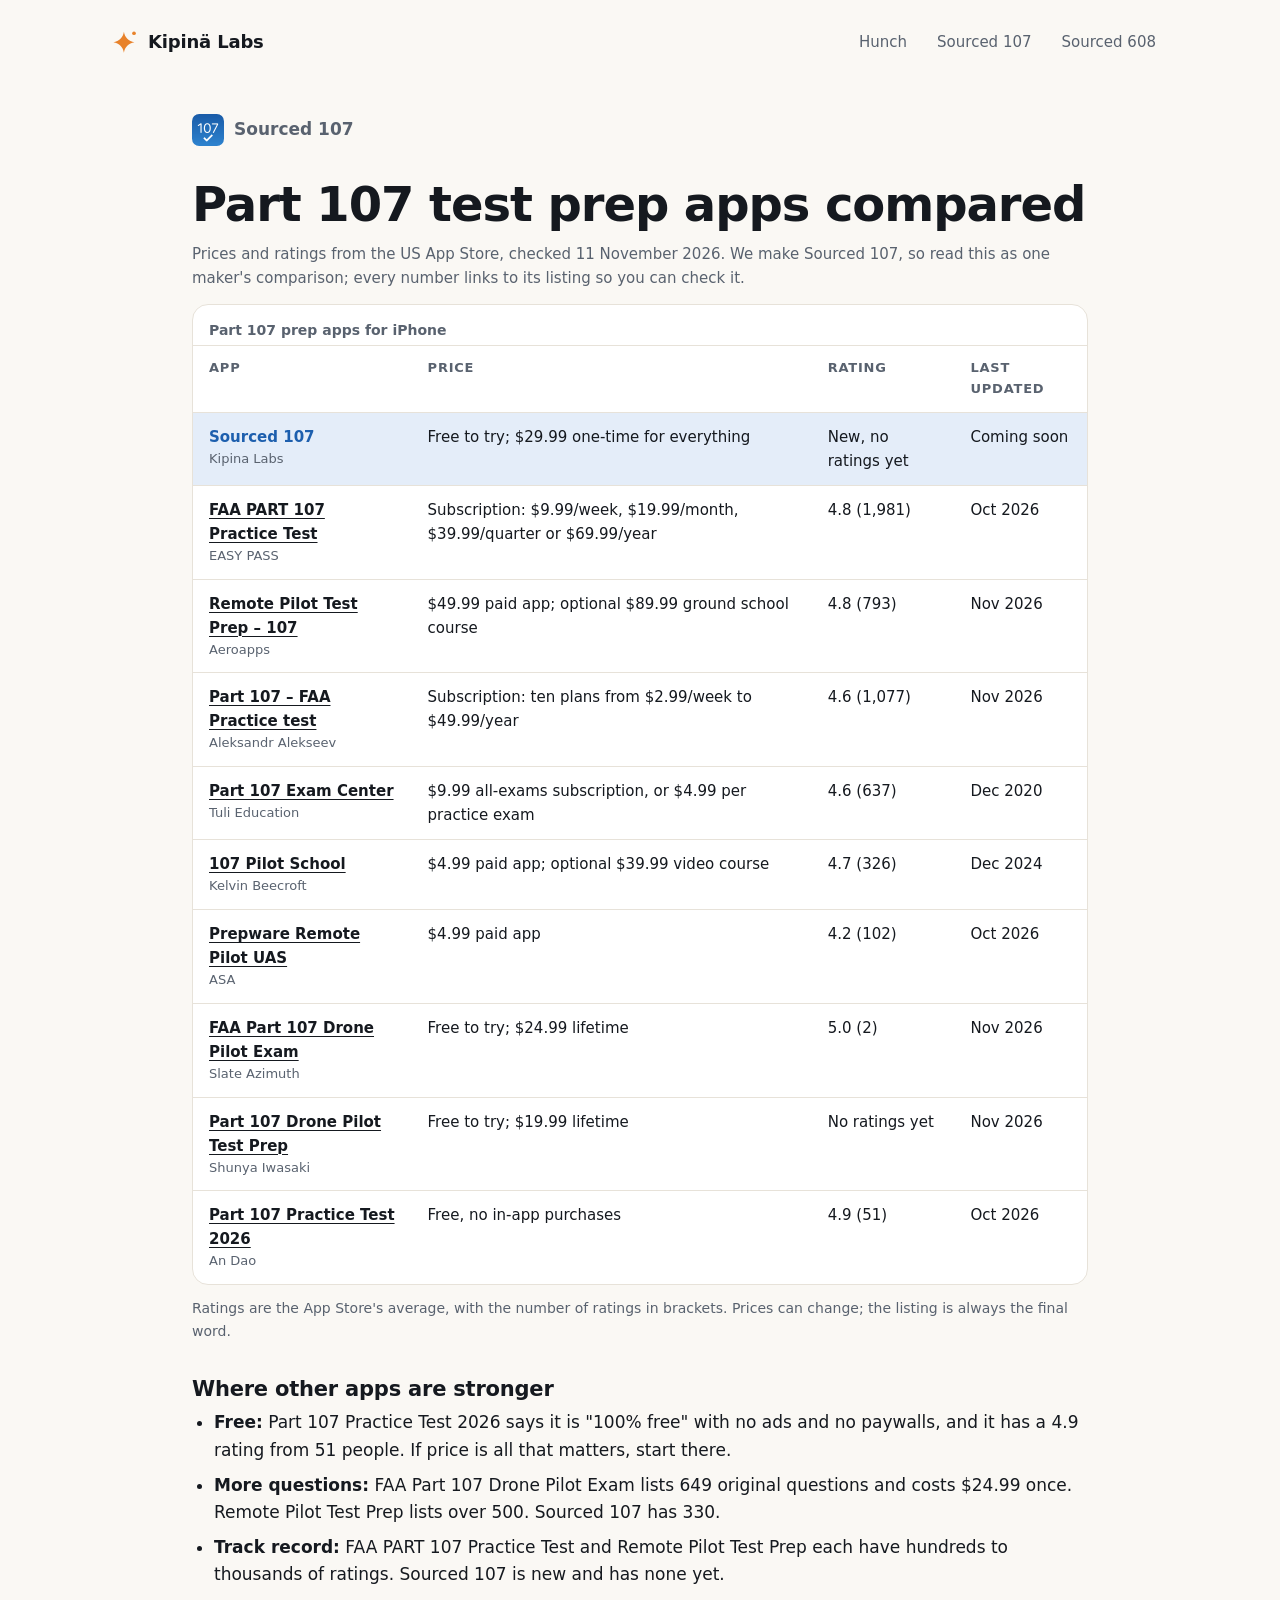
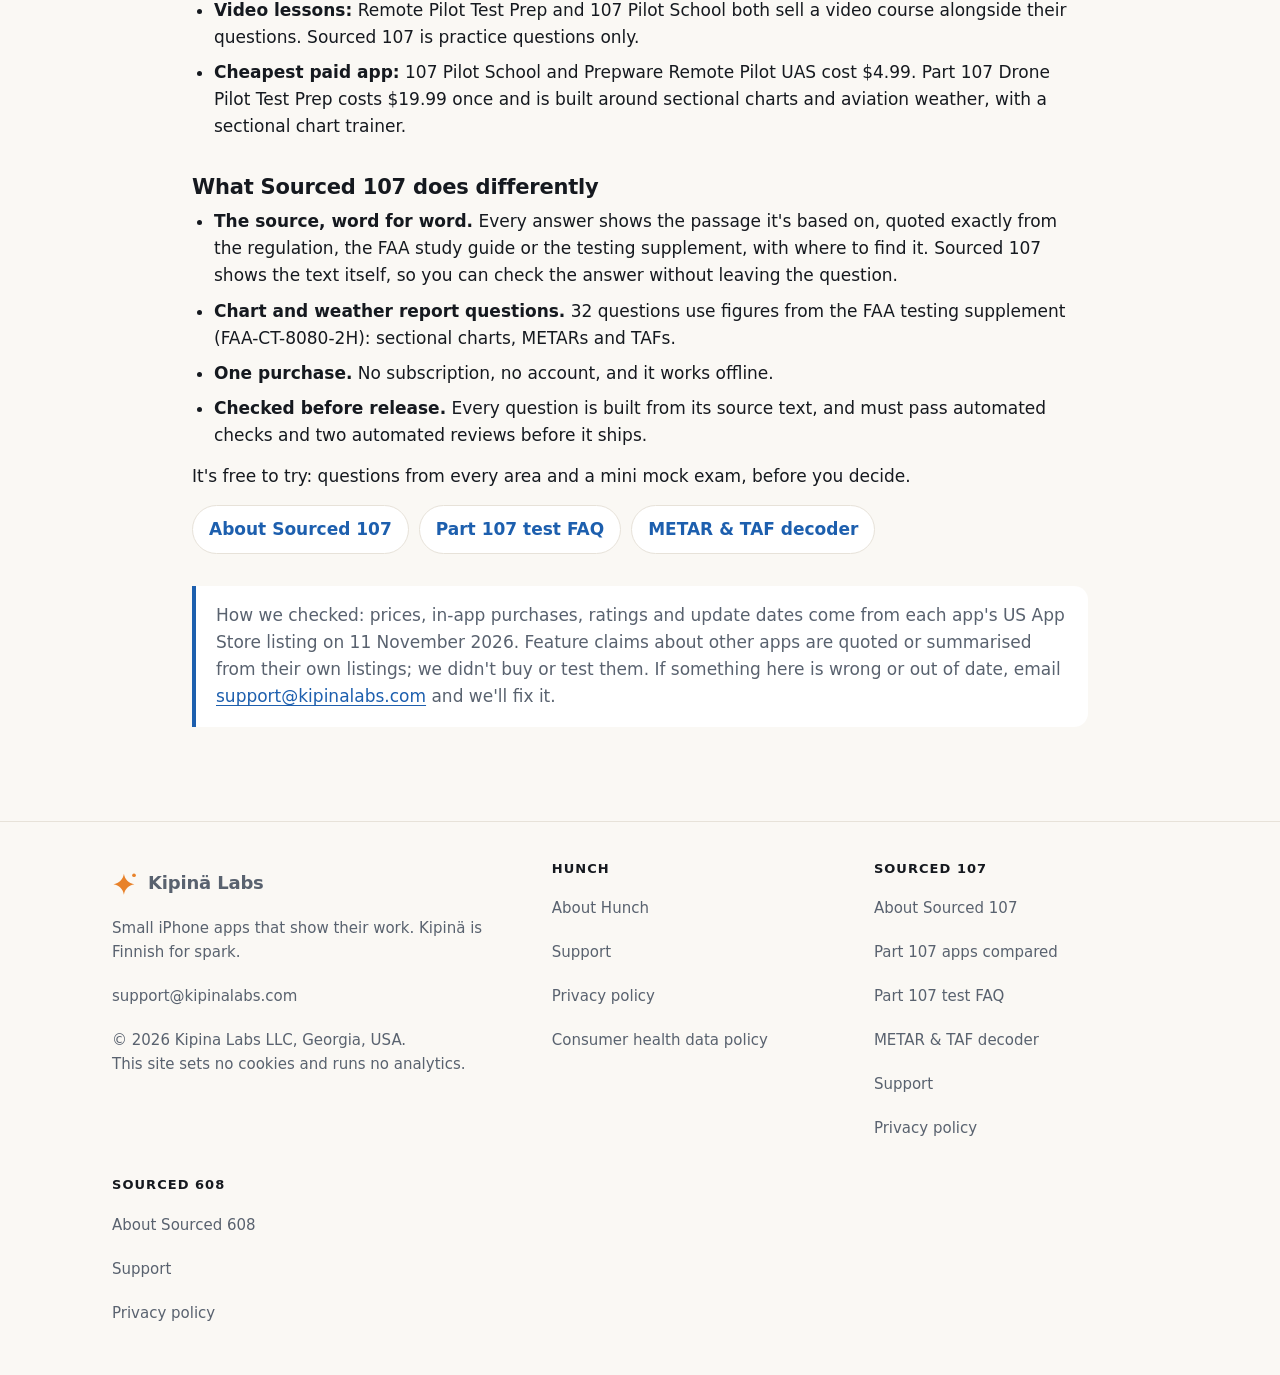
<file: sourced107/part-107-apps-compared/index.html>
<!doctype html>
<html lang="en">
<head>
<meta charset="utf-8">
<meta name="viewport" content="width=device-width, initial-scale=1, viewport-fit=cover">
<title>Part 107 test prep apps compared (2026) | Sourced 107</title>
<meta name="description" content="Prices, ratings and update dates for nine Part 107 test prep apps on the US App Store, checked 11 Nov 2026, and where each one is stronger than Sourced 107.">
<link rel="canonical" href="https://kipinalabs.com/sourced107/part-107-apps-compared/">
<meta property="og:type" content="article">
<meta property="og:site_name" content="Kipina Labs">
<meta property="og:title" content="Part 107 test prep apps compared (2026)">
<meta property="og:description" content="Prices, ratings and update dates for nine Part 107 test prep apps, and where each one is stronger than Sourced 107.">
<meta property="og:url" content="https://kipinalabs.com/sourced107/part-107-apps-compared/">
<meta property="og:image" content="https://kipinalabs.com/assets/sourced107-icon.png">
<meta name="twitter:card" content="summary">
<meta name="theme-color" content="#faf8f4" media="(prefers-color-scheme: light)">
<meta name="theme-color" content="#0e1114" media="(prefers-color-scheme: dark)">
<link rel="icon" href="/favicon.svg" type="image/svg+xml">
<link rel="stylesheet" href="/style.css">
</head>
<body>
<a class="skip-link" href="#main">Skip to main content</a>
<header class="site-header">
  <div class="wrap">
    <a class="brand" href="/"><svg viewBox="0 0 24 24" aria-hidden="true"><path fill="#e8822a" d="M11 2.5c.8 5.3 4.4 8.9 9.7 9.7-5.3.8-8.9 4.4-9.7 9.7-.8-5.3-4.4-8.9-9.7-9.7 5.3-.8 8.9-4.4 9.7-9.7z"/><circle cx="20.3" cy="3.9" r="1.7" fill="#e8822a"/></svg>Kipinä Labs</a>
    <nav class="site-nav" aria-label="Apps"><a href="/hunch/">Hunch</a><a href="/sourced107/">Sourced 107</a><a href="/sourced608/">Sourced 608</a></nav>
  </div>
</header>
<main id="main" class="app-page s107">
<article class="wrap prose prose-wide">
  <a class="crumb" href="/sourced107/"><img src="/assets/sourced107-icon.png" alt="" width="32" height="32">Sourced 107</a>
  <h1>Part 107 test prep apps compared</h1>
  <p class="meta">Prices and ratings from the US App Store, checked 11 November 2026. We make Sourced 107, so read this as one maker's comparison; every number links to its listing so you can check it.</p>

  <div class="table-scroll" role="region" aria-labelledby="t-caption" tabindex="0">
  <table class="compare">
    <caption id="t-caption">Part 107 prep apps for iPhone</caption>
    <thead><tr><th scope="col">App</th><th scope="col">Price</th><th scope="col">Rating</th><th scope="col">Last updated</th></tr></thead>
    <tbody>
      <tr class="ours"><th scope="row">Sourced 107 <span class="by">Kipina Labs</span></th><td>Free to try; $29.99 one-time for everything</td><td>New, no ratings yet</td><td>Coming soon</td></tr>
      <tr><th scope="row"><a href="https://apps.apple.com/us/app/id1636316022">FAA PART 107 Practice Test</a> <span class="by">EASY PASS</span></th><td>Subscription: $9.99/week, $19.99/month, $39.99/quarter or $69.99/year</td><td>4.8 (1,981)</td><td>Oct 2026</td></tr>
      <tr><th scope="row"><a href="https://apps.apple.com/us/app/id1126603111">Remote Pilot Test Prep – 107</a> <span class="by">Aeroapps</span></th><td>$49.99 paid app; optional $89.99 ground school course</td><td>4.8 (793)</td><td>Nov 2026</td></tr>
      <tr><th scope="row"><a href="https://apps.apple.com/us/app/id6463893807">Part 107 – FAA Practice test</a> <span class="by">Aleksandr Alekseev</span></th><td>Subscription: ten plans from $2.99/week to $49.99/year</td><td>4.6 (1,077)</td><td>Nov 2026</td></tr>
      <tr><th scope="row"><a href="https://apps.apple.com/us/app/id1527940259">Part 107 Exam Center</a> <span class="by">Tuli Education</span></th><td>$9.99 all-exams subscription, or $4.99 per practice exam</td><td>4.6 (637)</td><td>Dec 2020</td></tr>
      <tr><th scope="row"><a href="https://apps.apple.com/us/app/id1478471252">107 Pilot School</a> <span class="by">Kelvin Beecroft</span></th><td>$4.99 paid app; optional $39.99 video course</td><td>4.7 (326)</td><td>Dec 2024</td></tr>
      <tr><th scope="row"><a href="https://apps.apple.com/us/app/id1135991142">Prepware Remote Pilot UAS</a> <span class="by">ASA</span></th><td>$4.99 paid app</td><td>4.2 (102)</td><td>Oct 2026</td></tr>
      <tr><th scope="row"><a href="https://apps.apple.com/us/app/id6815816906">FAA Part 107 Drone Pilot Exam</a> <span class="by">Slate Azimuth</span></th><td>Free to try; $24.99 lifetime</td><td>5.0 (2)</td><td>Nov 2026</td></tr>
      <tr><th scope="row"><a href="https://apps.apple.com/us/app/id6789986693">Part 107 Drone Pilot Test Prep</a> <span class="by">Shunya Iwasaki</span></th><td>Free to try; $19.99 lifetime</td><td>No ratings yet</td><td>Nov 2026</td></tr>
      <tr><th scope="row"><a href="https://apps.apple.com/us/app/id6756006789">Part 107 Practice Test 2026</a> <span class="by">An Dao</span></th><td>Free, no in-app purchases</td><td>4.9 (51)</td><td>Oct 2026</td></tr>
    </tbody>
  </table>
  </div>
  <p class="fine">Ratings are the App Store's average, with the number of ratings in brackets. Prices can change; the listing is always the final word.</p>

  <h2>Where other apps are stronger</h2>
  <ul>
    <li><b>Free:</b> Part 107 Practice Test 2026 says it is "100% free" with no ads and no paywalls, and it has a 4.9 rating from 51 people. If price is all that matters, start there.</li>
    <li><b>More questions:</b> FAA Part 107 Drone Pilot Exam lists 649 original questions and costs $24.99 once. Remote Pilot Test Prep lists over 500. Sourced 107 has 330.</li>
    <li><b>Track record:</b> FAA PART 107 Practice Test and Remote Pilot Test Prep each have hundreds to thousands of ratings. Sourced 107 is new and has none yet.</li>
    <li><b>Video lessons:</b> Remote Pilot Test Prep and 107 Pilot School both sell a video course alongside their questions. Sourced 107 is practice questions only.</li>
    <li><b>Cheapest paid app:</b> 107 Pilot School and Prepware Remote Pilot UAS cost $4.99. Part 107 Drone Pilot Test Prep costs $19.99 once and is built around sectional charts and aviation weather, with a sectional chart trainer.</li>
  </ul>

  <h2>What Sourced 107 does differently</h2>
  <ul>
    <li><b>The source, word for word.</b> Every answer shows the passage it's based on, quoted exactly from the regulation, the FAA study guide or the testing supplement, with where to find it. Sourced 107 shows the text itself, so you can check the answer without leaving the question.</li>
    <li><b>Chart and weather report questions.</b> 32 questions use figures from the FAA testing supplement (FAA-CT-8080-2H): sectional charts, METARs and TAFs.</li>
    <li><b>One purchase.</b> No subscription, no account, and it works offline.</li>
    <li><b>Checked before release.</b> Every question is built from its source text, and must pass automated checks and two automated reviews before it ships.</li>
  </ul>
  <p>It's free to try: questions from every area and a mini mock exam, before you decide.</p>
  <div class="page-links"><a href="/sourced107/">About Sourced 107</a><a href="/sourced107/part-107-faq/">Part 107 test FAQ</a><a href="/sourced107/metar-decoder/">METAR &amp; TAF decoder</a></div>

  <p class="note" style="margin-top: 32px">How we checked: prices, in-app purchases, ratings and update dates come from each app's US App Store listing on 11 November 2026. Feature claims about other apps are quoted or summarised from their own listings; we didn't buy or test them. If something here is wrong or out of date, email <a href="mailto:support@kipinalabs.com">support@kipinalabs.com</a> and we'll fix it.</p>
</article>
</main>
<footer class="site-footer">
  <div class="wrap">
    <div>
      <a class="brand" href="/"><svg viewBox="0 0 24 24" aria-hidden="true"><path fill="#e8822a" d="M11 2.5c.8 5.3 4.4 8.9 9.7 9.7-5.3.8-8.9 4.4-9.7 9.7-.8-5.3-4.4-8.9-9.7-9.7 5.3-.8 8.9-4.4 9.7-9.7z"/><circle cx="20.3" cy="3.9" r="1.7" fill="#e8822a"/></svg>Kipinä Labs</a>
      <p>Small iPhone apps that show their work. Kipinä is Finnish for spark.</p>
      <p><a href="mailto:support@kipinalabs.com">support@kipinalabs.com</a></p>
      <p>© 2026 Kipina Labs LLC, Georgia, USA.<br>This site sets no cookies and runs no analytics.</p>
    </div>
    <div>
      <h2>Hunch</h2>
      <ul><li><a href="/hunch/">About Hunch</a></li><li><a href="/hunch/support.html">Support</a></li><li><a href="/hunch/privacy.html">Privacy policy</a></li><li><a href="/hunch/consumer-health-data.html">Consumer health data policy</a></li></ul>
    </div>
    <div>
      <h2>Sourced 107</h2>
      <ul><li><a href="/sourced107/">About Sourced 107</a></li><li><a href="/sourced107/part-107-apps-compared/">Part 107 apps compared</a></li><li><a href="/sourced107/part-107-faq/">Part 107 test FAQ</a></li><li><a href="/sourced107/metar-decoder/">METAR &amp; TAF decoder</a></li><li><a href="/sourced107/support.html">Support</a></li><li><a href="/sourced107/privacy.html">Privacy policy</a></li></ul>
    </div>
    <div>
      <h2>Sourced 608</h2>
      <ul><li><a href="/sourced608/">About Sourced 608</a></li><li><a href="/sourced608/support.html">Support</a></li><li><a href="/sourced608/privacy.html">Privacy policy</a></li></ul>
    </div>
  </div>
</footer>
</body>
</html>
</file>
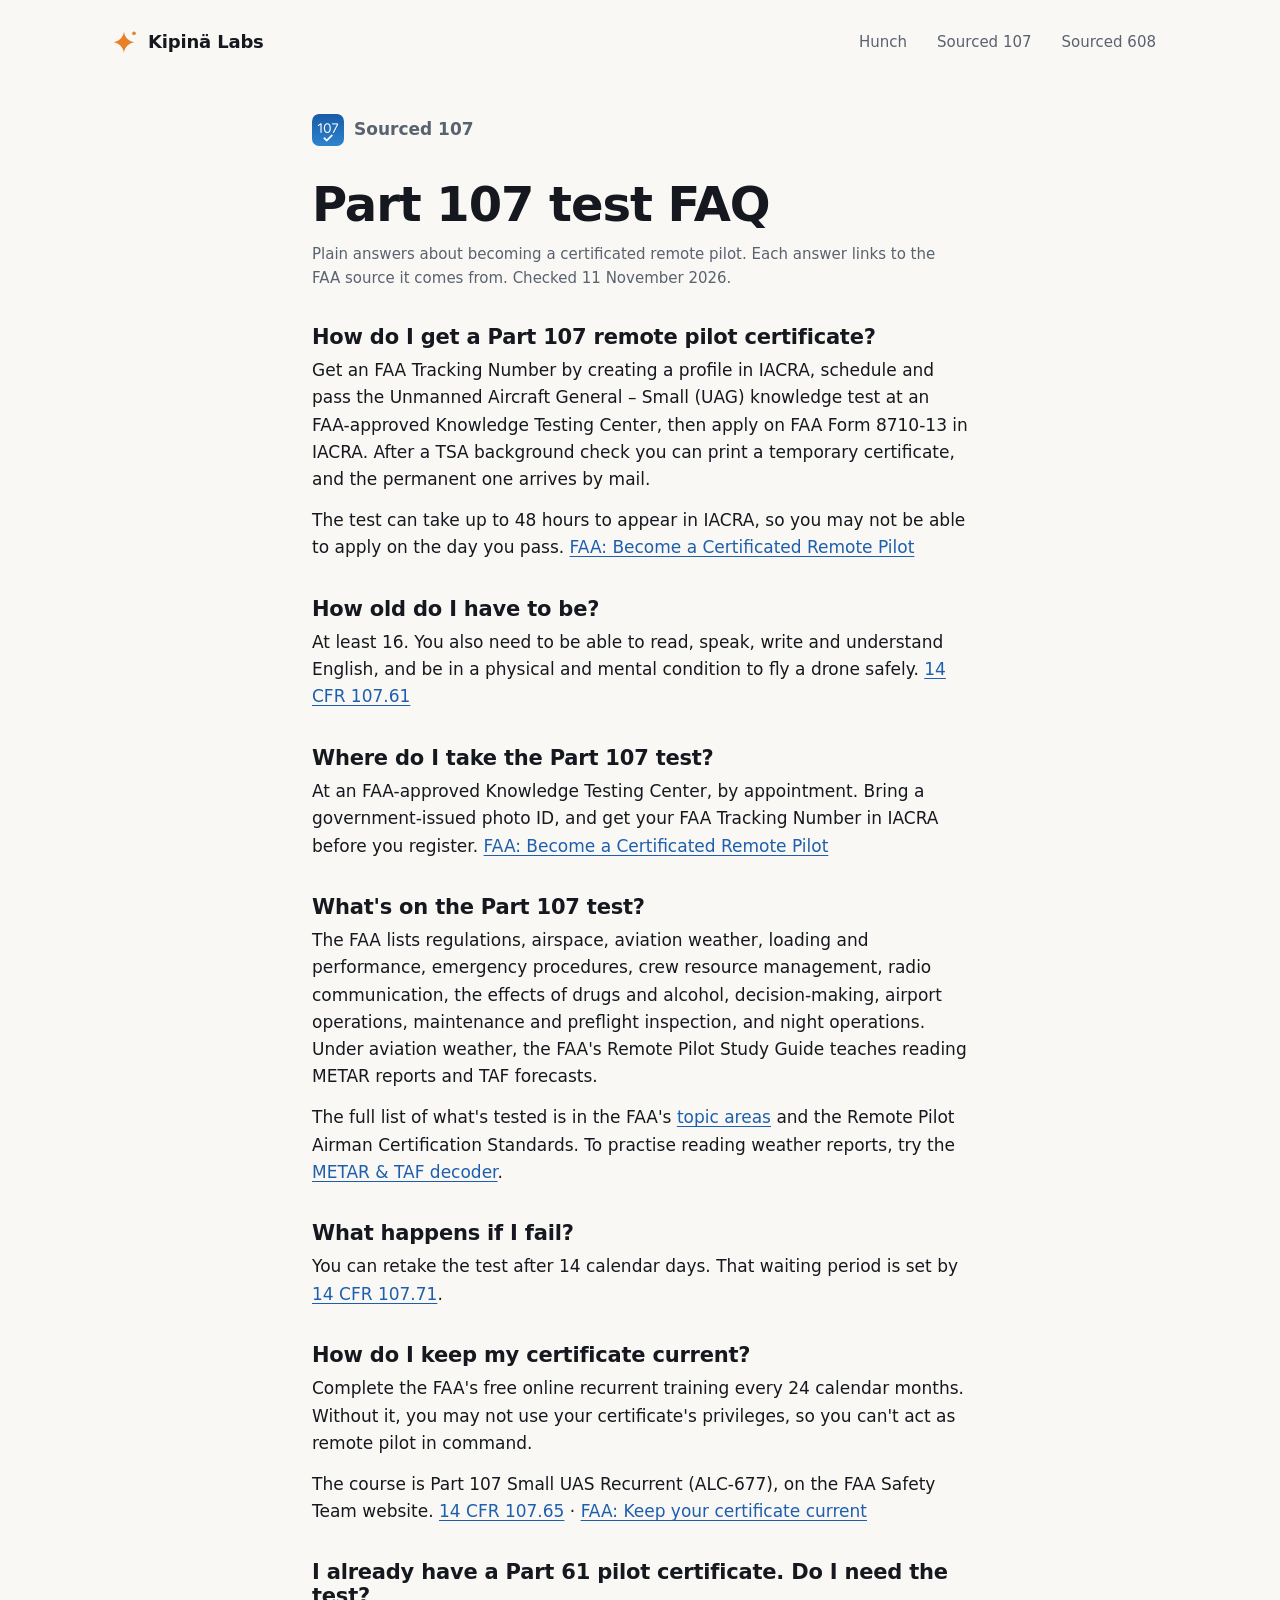
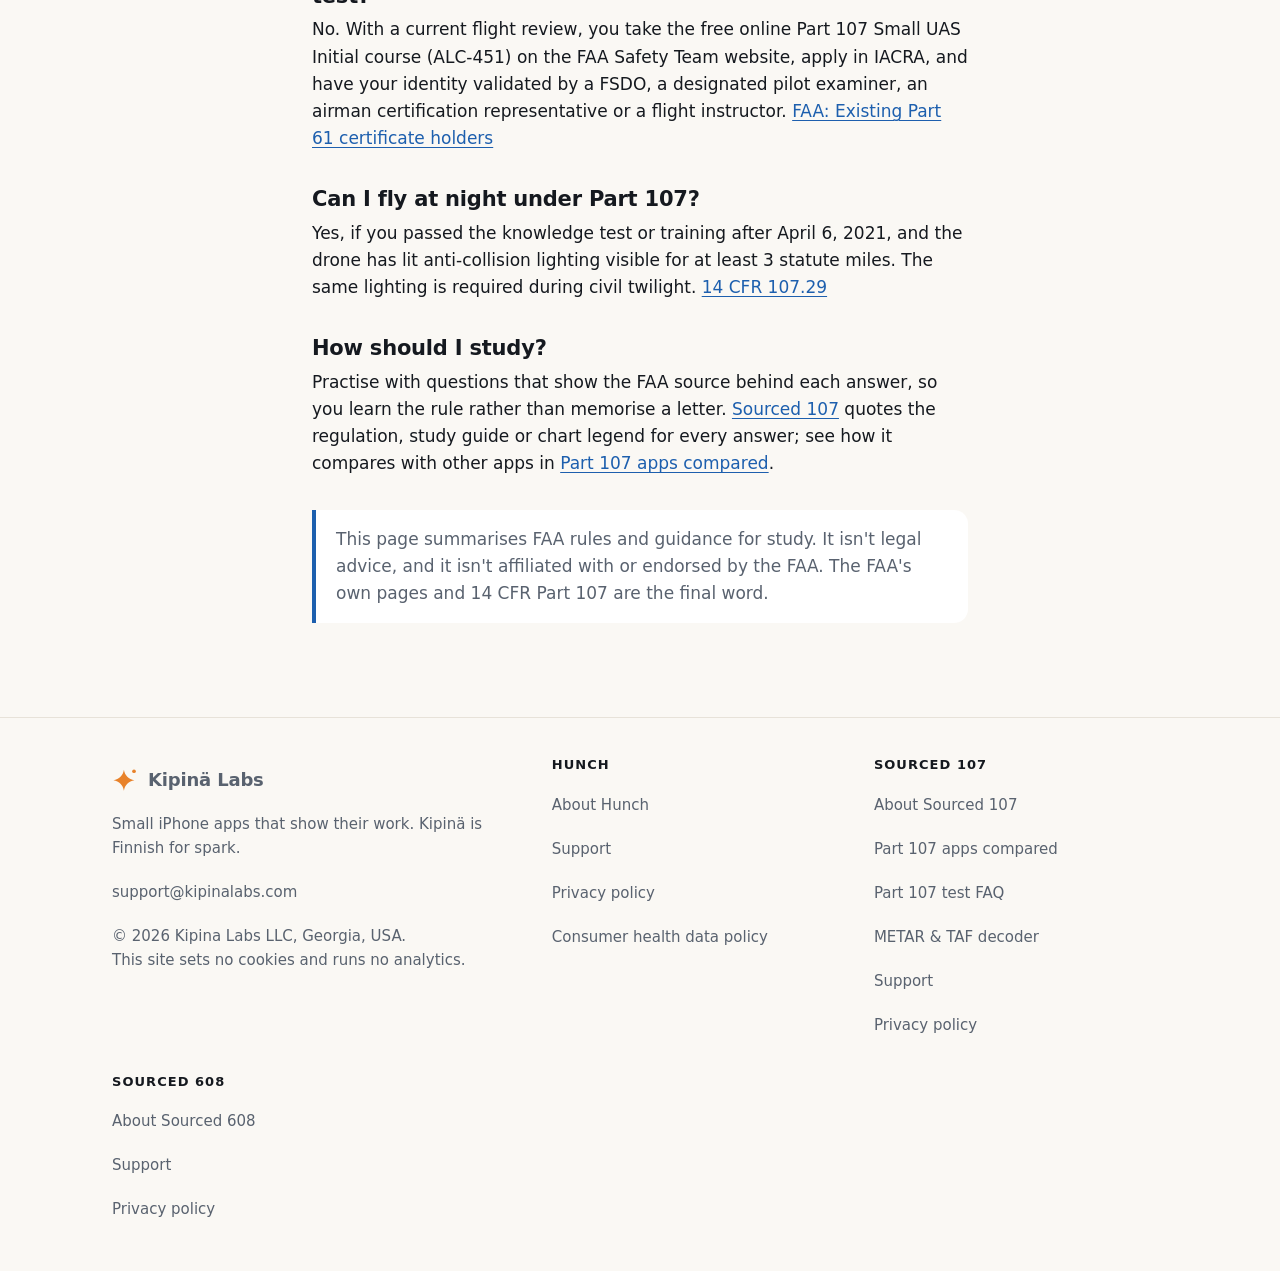
<file: sourced107/part-107-faq/index.html>
<!doctype html>
<html lang="en">
<head>
<meta charset="utf-8">
<meta name="viewport" content="width=device-width, initial-scale=1, viewport-fit=cover">
<title>Part 107 test FAQ: how to become a certificated drone pilot | Sourced 107</title>
<meta name="description" content="Plain answers about the FAA Part 107 remote pilot test: who can take it, the steps, where you take it, what's on it, retakes and staying current. Each answer links to the FAA source.">
<link rel="canonical" href="https://kipinalabs.com/sourced107/part-107-faq/">
<meta property="og:type" content="article">
<meta property="og:site_name" content="Kipina Labs">
<meta property="og:title" content="Part 107 test FAQ">
<meta property="og:description" content="Plain answers about the FAA Part 107 remote pilot test, each linked to the FAA source.">
<meta property="og:url" content="https://kipinalabs.com/sourced107/part-107-faq/">
<meta property="og:image" content="https://kipinalabs.com/assets/sourced107-icon.png">
<meta name="twitter:card" content="summary">
<meta name="theme-color" content="#faf8f4" media="(prefers-color-scheme: light)">
<meta name="theme-color" content="#0e1114" media="(prefers-color-scheme: dark)">
<link rel="icon" href="/favicon.svg" type="image/svg+xml">
<link rel="stylesheet" href="/style.css">
<script type="application/ld+json">
{
 "@context": "https://schema.org",
 "@type": "FAQPage",
 "mainEntity": [
  {"@type": "Question", "name": "How do I get a Part 107 remote pilot certificate?", "acceptedAnswer": {"@type": "Answer", "text": "Get an FAA Tracking Number by creating a profile in IACRA, schedule and pass the Unmanned Aircraft General – Small (UAG) knowledge test at an FAA-approved Knowledge Testing Center, then apply on FAA Form 8710-13 in IACRA. After a TSA background check you can print a temporary certificate, and the permanent one arrives by mail."}},
  {"@type": "Question", "name": "How old do I have to be?", "acceptedAnswer": {"@type": "Answer", "text": "At least 16. You also need to be able to read, speak, write and understand English, and be in a physical and mental condition to fly a drone safely."}},
  {"@type": "Question", "name": "Where do I take the Part 107 test?", "acceptedAnswer": {"@type": "Answer", "text": "At an FAA-approved Knowledge Testing Center, by appointment. Bring a government-issued photo ID, and get your FAA Tracking Number in IACRA before you register."}},
  {"@type": "Question", "name": "What's on the Part 107 test?", "acceptedAnswer": {"@type": "Answer", "text": "The FAA lists regulations, airspace, aviation weather, loading and performance, emergency procedures, crew resource management, radio communication, the effects of drugs and alcohol, decision-making, airport operations, maintenance and preflight inspection, and night operations. Under aviation weather, the FAA's Remote Pilot Study Guide teaches reading METAR reports and TAF forecasts."}},
  {"@type": "Question", "name": "What happens if I fail?", "acceptedAnswer": {"@type": "Answer", "text": "You can retake the test after 14 calendar days. That waiting period is set by 14 CFR 107.71."}},
  {"@type": "Question", "name": "How do I keep my certificate current?", "acceptedAnswer": {"@type": "Answer", "text": "Complete the FAA's free online recurrent training every 24 calendar months. Without it, you may not use your certificate's privileges, so you can't act as remote pilot in command."}},
  {"@type": "Question", "name": "I already have a Part 61 pilot certificate. Do I need the test?", "acceptedAnswer": {"@type": "Answer", "text": "No. With a current flight review, you take the free online Part 107 Small UAS Initial course (ALC-451) on the FAA Safety Team website, apply in IACRA, and have your identity validated by a FSDO, a designated pilot examiner, an airman certification representative or a flight instructor."}},
  {"@type": "Question", "name": "Can I fly at night under Part 107?", "acceptedAnswer": {"@type": "Answer", "text": "Yes, if you passed the knowledge test or training after April 6, 2021, and the drone has lit anti-collision lighting visible for at least 3 statute miles. The same lighting is required during civil twilight."}}
 ]
}
</script>
</head>
<body>
<a class="skip-link" href="#main">Skip to main content</a>
<header class="site-header">
  <div class="wrap">
    <a class="brand" href="/"><svg viewBox="0 0 24 24" aria-hidden="true"><path fill="#e8822a" d="M11 2.5c.8 5.3 4.4 8.9 9.7 9.7-5.3.8-8.9 4.4-9.7 9.7-.8-5.3-4.4-8.9-9.7-9.7 5.3-.8 8.9-4.4 9.7-9.7z"/><circle cx="20.3" cy="3.9" r="1.7" fill="#e8822a"/></svg>Kipinä Labs</a>
    <nav class="site-nav" aria-label="Apps"><a href="/hunch/">Hunch</a><a href="/sourced107/">Sourced 107</a><a href="/sourced608/">Sourced 608</a></nav>
  </div>
</header>
<main id="main" class="app-page s107">
<article class="wrap prose">
  <a class="crumb" href="/sourced107/"><img src="/assets/sourced107-icon.png" alt="" width="32" height="32">Sourced 107</a>
  <h1>Part 107 test FAQ</h1>
  <p class="meta">Plain answers about becoming a certificated remote pilot. Each answer links to the FAA source it comes from. Checked 11 November 2026.</p>

  <h2>How do I get a Part 107 remote pilot certificate?</h2>
  <p>Get an FAA Tracking Number by creating a profile in IACRA, schedule and pass the Unmanned Aircraft General – Small (UAG) knowledge test at an FAA-approved Knowledge Testing Center, then apply on FAA Form 8710-13 in IACRA. After a TSA background check you can print a temporary certificate, and the permanent one arrives by mail.</p>
  <p>The test can take up to 48 hours to appear in IACRA, so you may not be able to apply on the day you pass. <a href="https://www.faa.gov/uas/commercial_operators/become_a_drone_pilot">FAA: Become a Certificated Remote Pilot</a></p>

  <h2>How old do I have to be?</h2>
  <p>At least 16. You also need to be able to read, speak, write and understand English, and be in a physical and mental condition to fly a drone safely. <a href="https://www.ecfr.gov/current/title-14/part-107/section-107.61">14 CFR 107.61</a></p>

  <h2>Where do I take the Part 107 test?</h2>
  <p>At an FAA-approved Knowledge Testing Center, by appointment. Bring a government-issued photo ID, and get your FAA Tracking Number in IACRA before you register. <a href="https://www.faa.gov/uas/commercial_operators/become_a_drone_pilot">FAA: Become a Certificated Remote Pilot</a></p>

  <h2>What's on the Part 107 test?</h2>
  <p>The FAA lists regulations, airspace, aviation weather, loading and performance, emergency procedures, crew resource management, radio communication, the effects of drugs and alcohol, decision-making, airport operations, maintenance and preflight inspection, and night operations. Under aviation weather, the FAA's Remote Pilot Study Guide teaches reading METAR reports and TAF forecasts.</p>
  <p>The full list of what's tested is in the FAA's <a href="https://www.faa.gov/uas/commercial_operators/become_a_drone_pilot">topic areas</a> and the Remote Pilot Airman Certification Standards. To practise reading weather reports, try the <a href="/sourced107/metar-decoder/">METAR &amp; TAF decoder</a>.</p>

  <h2>What happens if I fail?</h2>
  <p>You can retake the test after 14 calendar days. That waiting period is set by <a href="https://www.ecfr.gov/current/title-14/part-107/section-107.71">14 CFR 107.71</a>.</p>

  <h2>How do I keep my certificate current?</h2>
  <p>Complete the FAA's free online recurrent training every 24 calendar months. Without it, you may not use your certificate's privileges, so you can't act as remote pilot in command.</p>
  <p>The course is Part 107 Small UAS Recurrent (ALC-677), on the FAA Safety Team website. <a href="https://www.ecfr.gov/current/title-14/part-107/section-107.65">14 CFR 107.65</a> · <a href="https://www.faa.gov/uas/commercial_operators/become_a_drone_pilot">FAA: Keep your certificate current</a></p>

  <h2>I already have a Part 61 pilot certificate. Do I need the test?</h2>
  <p>No. With a current flight review, you take the free online Part 107 Small UAS Initial course (ALC-451) on the FAA Safety Team website, apply in IACRA, and have your identity validated by a FSDO, a designated pilot examiner, an airman certification representative or a flight instructor. <a href="https://www.faa.gov/uas/commercial_operators/become_a_drone_pilot">FAA: Existing Part 61 certificate holders</a></p>

  <h2>Can I fly at night under Part 107?</h2>
  <p>Yes, if you passed the knowledge test or training after April 6, 2021, and the drone has lit anti-collision lighting visible for at least 3 statute miles. The same lighting is required during civil twilight. <a href="https://www.ecfr.gov/current/title-14/part-107/section-107.29">14 CFR 107.29</a></p>

  <h2>How should I study?</h2>
  <p>Practise with questions that show the FAA source behind each answer, so you learn the rule rather than memorise a letter. <a href="/sourced107/">Sourced 107</a> quotes the regulation, study guide or chart legend for every answer; see how it compares with other apps in <a href="/sourced107/part-107-apps-compared/">Part 107 apps compared</a>.</p>

  <p class="note" style="margin-top: 32px">This page summarises FAA rules and guidance for study. It isn't legal advice, and it isn't affiliated with or endorsed by the FAA. The FAA's own pages and 14 CFR Part 107 are the final word.</p>
</article>
</main>
<footer class="site-footer">
  <div class="wrap">
    <div>
      <a class="brand" href="/"><svg viewBox="0 0 24 24" aria-hidden="true"><path fill="#e8822a" d="M11 2.5c.8 5.3 4.4 8.9 9.7 9.7-5.3.8-8.9 4.4-9.7 9.7-.8-5.3-4.4-8.9-9.7-9.7 5.3-.8 8.9-4.4 9.7-9.7z"/><circle cx="20.3" cy="3.9" r="1.7" fill="#e8822a"/></svg>Kipinä Labs</a>
      <p>Small iPhone apps that show their work. Kipinä is Finnish for spark.</p>
      <p><a href="mailto:support@kipinalabs.com">support@kipinalabs.com</a></p>
      <p>© 2026 Kipina Labs LLC, Georgia, USA.<br>This site sets no cookies and runs no analytics.</p>
    </div>
    <div>
      <h2>Hunch</h2>
      <ul><li><a href="/hunch/">About Hunch</a></li><li><a href="/hunch/support.html">Support</a></li><li><a href="/hunch/privacy.html">Privacy policy</a></li><li><a href="/hunch/consumer-health-data.html">Consumer health data policy</a></li></ul>
    </div>
    <div>
      <h2>Sourced 107</h2>
      <ul><li><a href="/sourced107/">About Sourced 107</a></li><li><a href="/sourced107/part-107-apps-compared/">Part 107 apps compared</a></li><li><a href="/sourced107/part-107-faq/">Part 107 test FAQ</a></li><li><a href="/sourced107/metar-decoder/">METAR &amp; TAF decoder</a></li><li><a href="/sourced107/support.html">Support</a></li><li><a href="/sourced107/privacy.html">Privacy policy</a></li></ul>
    </div>
    <div>
      <h2>Sourced 608</h2>
      <ul><li><a href="/sourced608/">About Sourced 608</a></li><li><a href="/sourced608/support.html">Support</a></li><li><a href="/sourced608/privacy.html">Privacy policy</a></li></ul>
    </div>
  </div>
</footer>
</body>
</html>
</file>
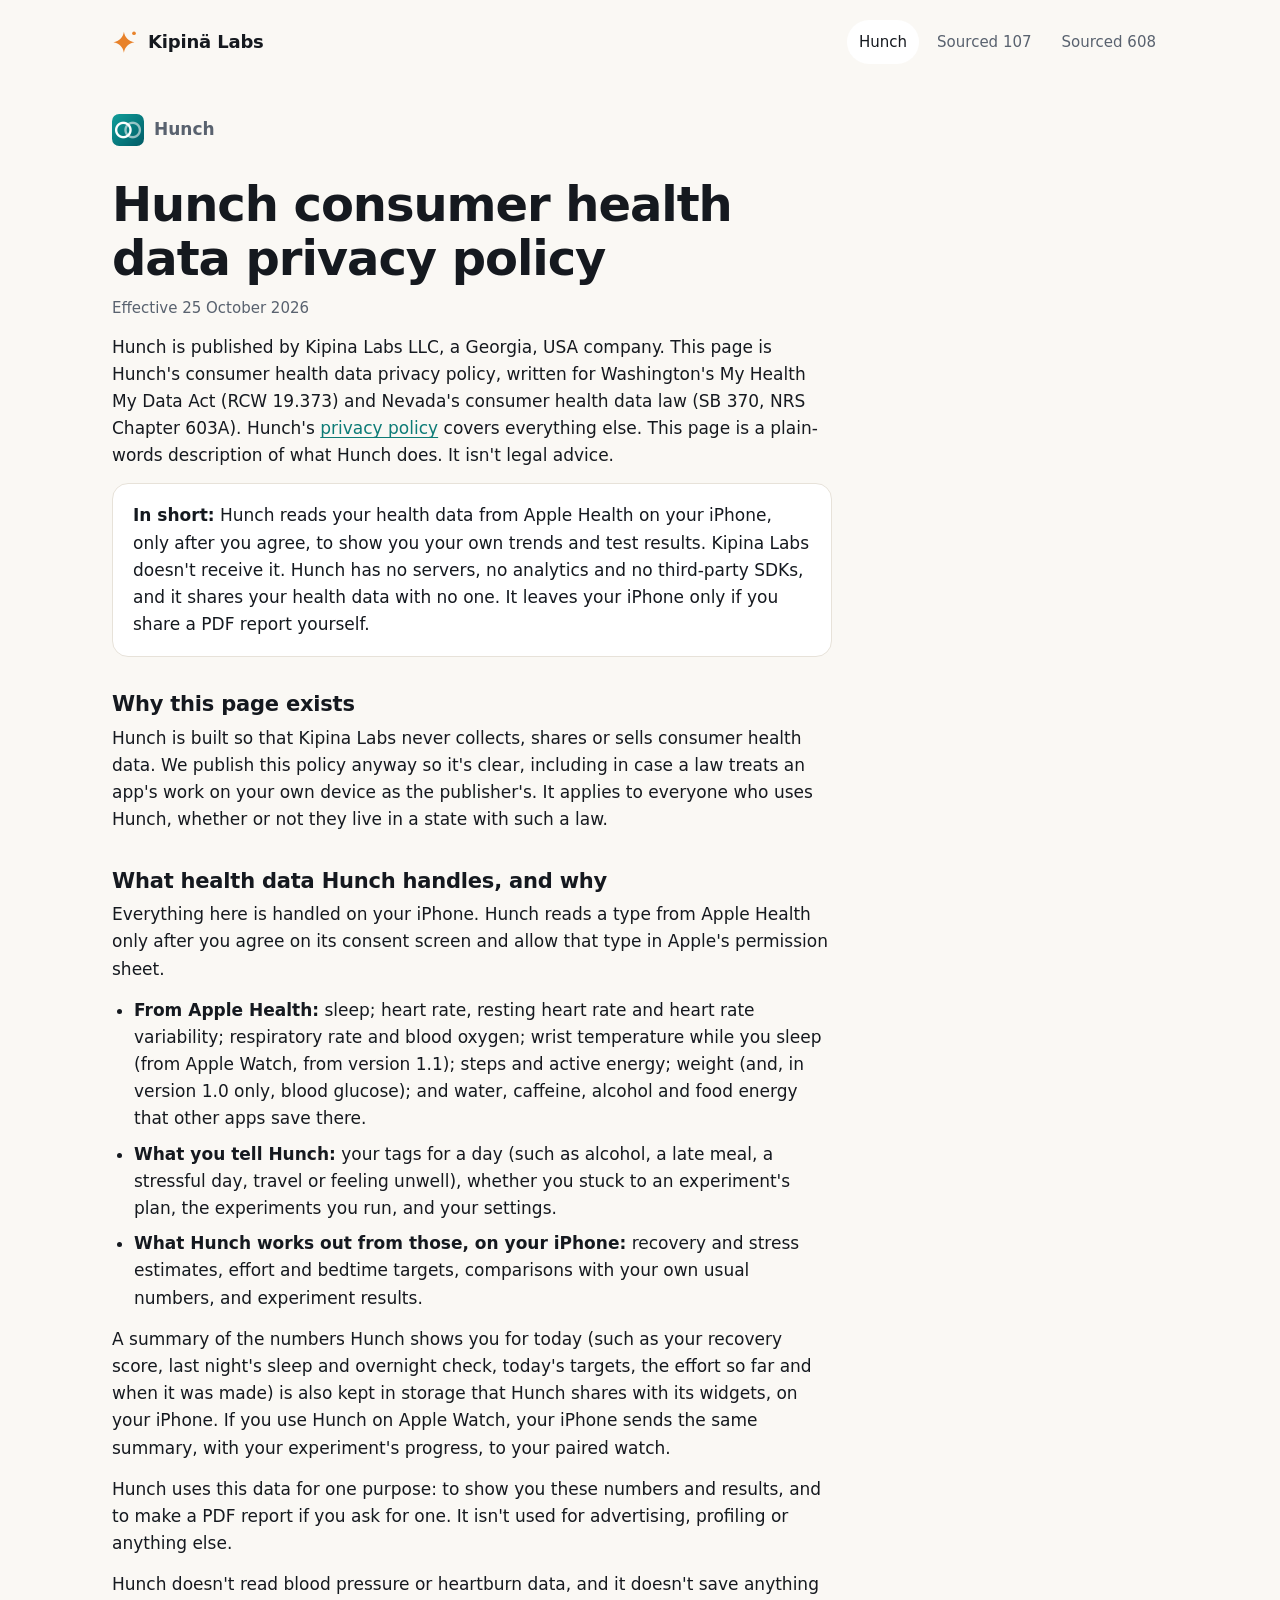
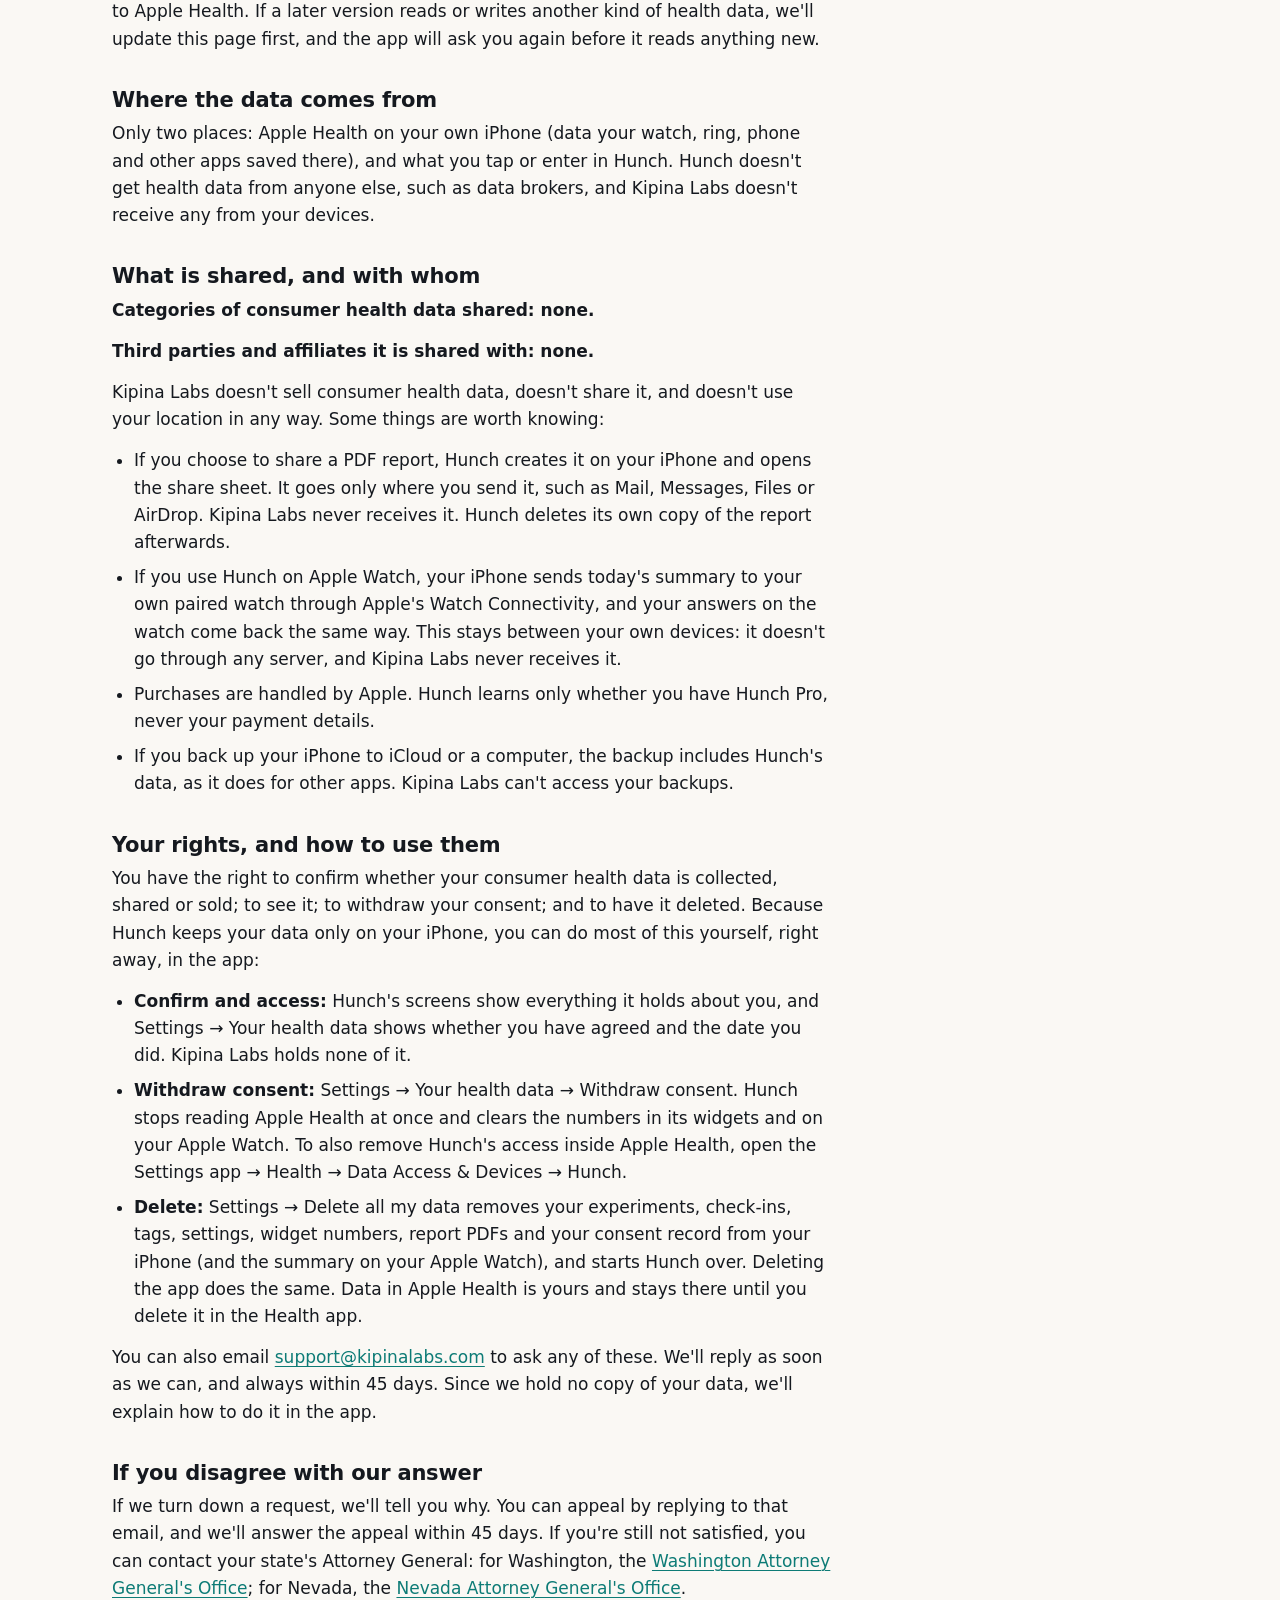
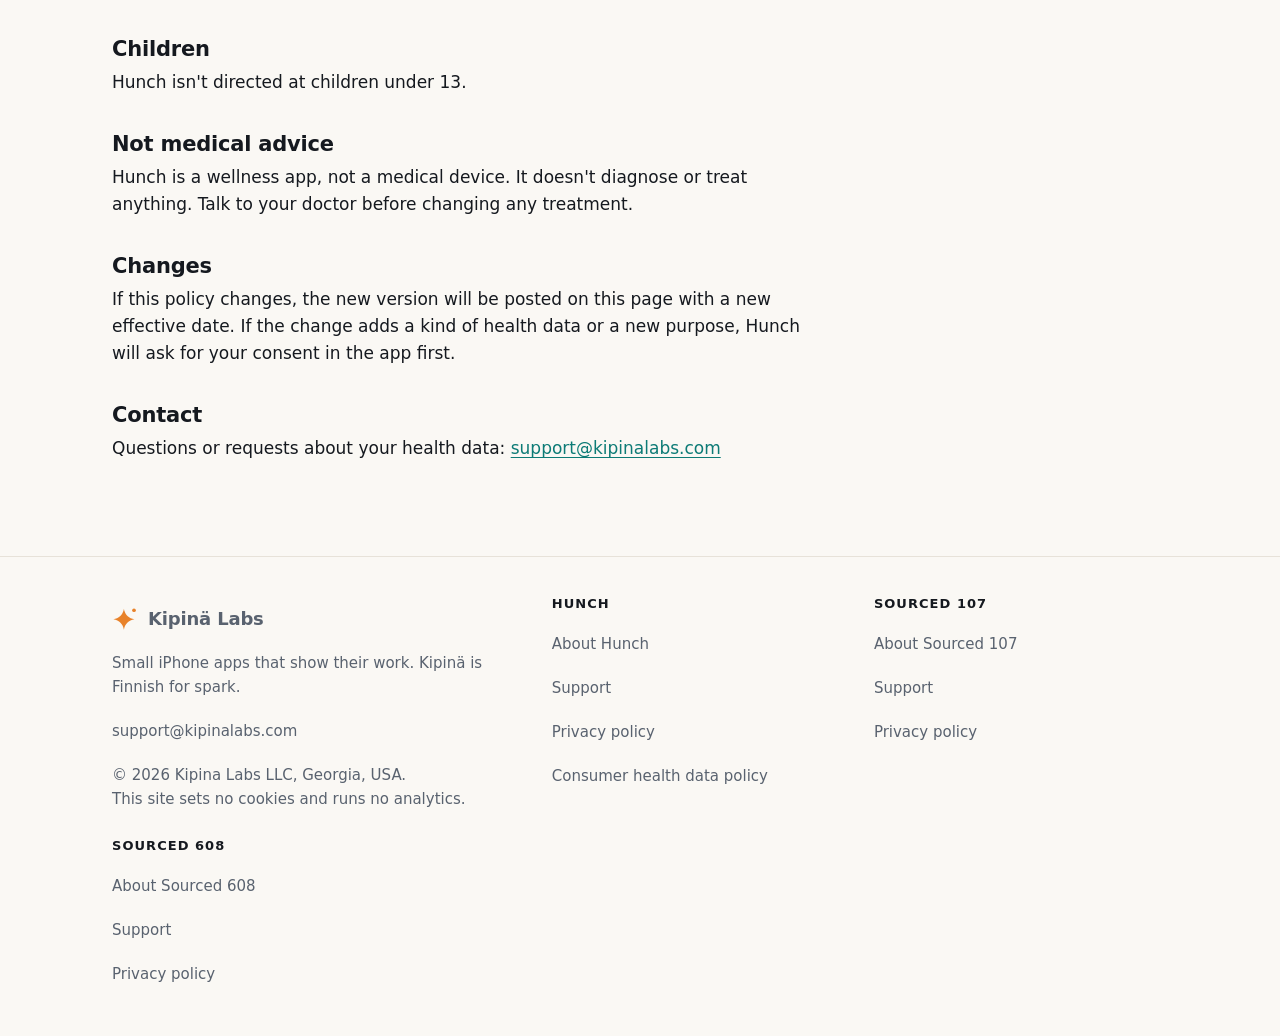
<file: hunch/consumer-health-data.html>
<!doctype html>
<html lang="en">
<head>
<meta charset="utf-8">
<meta name="viewport" content="width=device-width, initial-scale=1, viewport-fit=cover">
<title>Hunch consumer health data privacy policy</title>
<meta name="description" content="Hunch consumer health data privacy policy: what health data Hunch reads on your iPhone, why, and how to confirm, access, delete or withdraw consent. Kipina Labs receives none of it.">
<link rel="canonical" href="https://kipinalabs.com/hunch/consumer-health-data.html">
<meta property="og:type" content="website">
<meta property="og:site_name" content="Kipina Labs">
<meta property="og:title" content="Hunch consumer health data privacy policy">
<meta property="og:description" content="Hunch consumer health data privacy policy: what health data Hunch reads on your iPhone, why, and how to confirm, access, delete or withdraw consent. Kipina Labs receives none of it.">
<meta property="og:url" content="https://kipinalabs.com/hunch/consumer-health-data.html">
<meta property="og:image" content="https://kipinalabs.com/assets/hunch-icon.png">
<meta name="twitter:card" content="summary">
<meta name="theme-color" content="#faf8f4" media="(prefers-color-scheme: light)">
<meta name="theme-color" content="#0e1114" media="(prefers-color-scheme: dark)">
<link rel="icon" href="/favicon.svg" type="image/svg+xml">
<link rel="stylesheet" href="/style.css">
</head>
<body>
<a class="skip-link" href="#main">Skip to main content</a>
<header class="site-header">
  <div class="wrap">
    <a class="brand" href="/"><svg viewBox="0 0 24 24" aria-hidden="true"><path fill="#e8822a" d="M11 2.5c.8 5.3 4.4 8.9 9.7 9.7-5.3.8-8.9 4.4-9.7 9.7-.8-5.3-4.4-8.9-9.7-9.7 5.3-.8 8.9-4.4 9.7-9.7z"/><circle cx="20.3" cy="3.9" r="1.7" fill="#e8822a"/></svg>Kipinä Labs</a>
    <nav class="site-nav" aria-label="Apps"><a href="/hunch/" aria-current="true">Hunch</a><a href="/sourced107/">Sourced 107</a><a href="/sourced608/">Sourced 608</a></nav>
  </div>
</header>
<main id="main" class="app-page hunch">
<div class="wrap"><article class="prose">
<a class="crumb" href="/hunch/"><img src="/assets/hunch-icon.png" alt="" width="32" height="32">Hunch</a>
<h1>Hunch consumer health data privacy policy</h1>
<p class="meta">Effective 25 October 2026</p>
<p>Hunch is published by Kipina Labs LLC, a Georgia, USA company. This page is Hunch's consumer health data privacy
policy, written for Washington's My Health My Data Act (RCW 19.373) and Nevada's consumer health data law (SB 370,
NRS Chapter 603A). Hunch's <a href="/hunch/privacy.html">privacy policy</a> covers everything else. This page is a
plain-words description of what Hunch does. It isn't legal advice.</p>

<p class="summary"><strong>In short:</strong> Hunch reads your health data from Apple Health on your iPhone, only
after you agree, to show you your own trends and test results. Kipina Labs doesn't receive it. Hunch has no servers,
no analytics and no third-party SDKs, and it shares your health data with no one. It leaves your iPhone only if you
share a PDF report yourself.</p>

<h2>Why this page exists</h2>
<p>Hunch is built so that Kipina Labs never collects, shares or sells consumer health data. We publish this policy
anyway so it's clear, including in case a law treats an app's work on your own device as the publisher's. It applies to
everyone who uses Hunch, whether or not they live in a state with such a law.</p>

<h2>What health data Hunch handles, and why</h2>
<p>Everything here is handled on your iPhone. Hunch reads a type from Apple Health only after you agree on its consent
screen and allow that type in Apple's permission sheet.</p>
<ul>
<li><strong>From Apple Health:</strong> sleep; heart rate, resting heart rate and heart rate variability; respiratory
rate and blood oxygen; wrist temperature while you sleep (from Apple Watch, from version 1.1); steps and active
energy; weight (and, in version 1.0 only, blood glucose); and water,
caffeine, alcohol and food energy that other apps save there.</li>
<li><strong>What you tell Hunch:</strong> your tags for a day (such as alcohol, a late meal, a stressful day, travel or
feeling unwell), whether you stuck to an experiment's plan, the experiments you run, and your settings.</li>
<li><strong>What Hunch works out from those, on your iPhone:</strong> recovery and stress estimates, effort and bedtime
targets, comparisons with your own usual numbers, and experiment results.</li>
</ul>
<p>A summary of the numbers Hunch shows you for today (such as your recovery score, last night's sleep and overnight
check, today's targets, the effort so far and when it was made) is also kept in storage that Hunch shares with its
widgets, on your iPhone. If you use Hunch on Apple Watch, your iPhone sends the same summary, with your experiment's
progress, to your paired watch.</p>
<p>Hunch uses this data for one purpose: to show you these numbers and results, and to make a PDF report if you ask
for one. It isn't used for advertising, profiling or anything else.</p>
<p>Hunch doesn't read blood pressure or heartburn data, and it doesn't save anything to Apple Health. If
a later version reads or writes another kind of health data, we'll update this page first, and the app will ask you
again before it reads anything new.</p>

<h2>Where the data comes from</h2>
<p>Only two places: Apple Health on your own iPhone (data your watch, ring, phone and other apps saved there), and what you
tap or enter in Hunch. Hunch doesn't get health data from anyone else, such as data brokers, and Kipina Labs doesn't
receive any from your devices.</p>

<h2>What is shared, and with whom</h2>
<p><strong>Categories of consumer health data shared: none.</strong></p>
<p><strong>Third parties and affiliates it is shared with: none.</strong></p>
<p>Kipina Labs doesn't sell consumer health data, doesn't share it, and doesn't use your location in any way. Some
things are worth knowing:</p>
<ul>
<li>If you choose to share a PDF report, Hunch creates it on your iPhone and opens the share sheet. It goes only where you
send it, such as Mail, Messages, Files or AirDrop. Kipina Labs never receives it. Hunch deletes its own copy of the
report afterwards.</li>
<li>If you use Hunch on Apple Watch, your iPhone sends today's summary to your own paired watch through Apple's Watch
Connectivity, and your answers on the watch come back the same way. This stays between your own devices: it doesn't go
through any server, and Kipina Labs never receives it.</li>
<li>Purchases are handled by Apple. Hunch learns only whether you have Hunch Pro, never your payment details.</li>
<li>If you back up your iPhone to iCloud or a computer, the backup includes Hunch's data, as it does for other apps.
Kipina Labs can't access your backups.</li>
</ul>

<h2>Your rights, and how to use them</h2>
<p>You have the right to confirm whether your consumer health data is collected, shared or sold; to see it; to withdraw
your consent; and to have it deleted. Because Hunch keeps your data only on your iPhone, you can do most of this
yourself, right away, in the app:</p>
<ul>
<li><strong>Confirm and access:</strong> Hunch's screens show everything it holds about you, and Settings → Your health data
shows whether you have agreed and the date you did. Kipina Labs holds none of it.</li>
<li><strong>Withdraw consent:</strong> Settings → Your health data → Withdraw consent. Hunch stops reading Apple Health at
once and clears the numbers in its widgets and on your Apple Watch. To also remove Hunch's access inside Apple Health, open the Settings app →
Health → Data Access &amp; Devices → Hunch.</li>
<li><strong>Delete:</strong> Settings → Delete all my data removes your experiments, check-ins, tags, settings, widget
numbers, report PDFs and your consent record from your iPhone (and the summary on your Apple Watch), and starts Hunch over. Deleting the app does the same.
Data in Apple Health is yours and stays there until you delete it in the Health app.</li>
</ul>
<p>You can also email <a href="mailto:support@kipinalabs.com">support@kipinalabs.com</a> to ask any of these. We'll
reply as soon as we can, and always within 45 days. Since we hold no copy of your data, we'll explain how to do it in the
app.</p>

<h2>If you disagree with our answer</h2>
<p>If we turn down a request, we'll tell you why. You can appeal by replying to that email, and we'll answer the appeal
within 45 days. If you're still not satisfied, you can contact your state's Attorney General: for Washington, the
<a href="https://www.atg.wa.gov/">Washington Attorney General's Office</a>; for Nevada, the
<a href="https://ag.nv.gov/">Nevada Attorney General's Office</a>.</p>

<h2>Children</h2>
<p>Hunch isn't directed at children under 13.</p>

<h2>Not medical advice</h2>
<p>Hunch is a wellness app, not a medical device. It doesn't diagnose or treat anything. Talk to your doctor before
changing any treatment.</p>

<h2>Changes</h2>
<p>If this policy changes, the new version will be posted on this page with a new effective date. If the change adds a
kind of health data or a new purpose, Hunch will ask for your consent in the app first.</p>

<h2>Contact</h2>
<p>Questions or requests about your health data: <a href="mailto:support@kipinalabs.com">support@kipinalabs.com</a></p>

</article></div>
</main>
<footer class="site-footer">
  <div class="wrap">
    <div>
      <a class="brand" href="/"><svg viewBox="0 0 24 24" aria-hidden="true"><path fill="#e8822a" d="M11 2.5c.8 5.3 4.4 8.9 9.7 9.7-5.3.8-8.9 4.4-9.7 9.7-.8-5.3-4.4-8.9-9.7-9.7 5.3-.8 8.9-4.4 9.7-9.7z"/><circle cx="20.3" cy="3.9" r="1.7" fill="#e8822a"/></svg>Kipinä Labs</a>
      <p>Small iPhone apps that show their work. Kipinä is Finnish for spark.</p>
      <p><a href="mailto:support@kipinalabs.com">support@kipinalabs.com</a></p>
      <p>© 2026 Kipina Labs LLC, Georgia, USA.<br>This site sets no cookies and runs no analytics.</p>
    </div>
    <div>
      <h2>Hunch</h2>
      <ul><li><a href="/hunch/">About Hunch</a></li><li><a href="/hunch/support.html">Support</a></li><li><a href="/hunch/privacy.html">Privacy policy</a></li><li><a href="/hunch/consumer-health-data.html">Consumer health data policy</a></li></ul>
    </div>
    <div>
      <h2>Sourced 107</h2>
      <ul><li><a href="/sourced107/">About Sourced 107</a></li><li><a href="/sourced107/support.html">Support</a></li><li><a href="/sourced107/privacy.html">Privacy policy</a></li></ul>
    </div>
    <div>
      <h2>Sourced 608</h2>
      <ul><li><a href="/sourced608/">About Sourced 608</a></li><li><a href="/sourced608/support.html">Support</a></li><li><a href="/sourced608/privacy.html">Privacy policy</a></li></ul>
    </div>
  </div>
</footer>
</body>
</html>
</file>
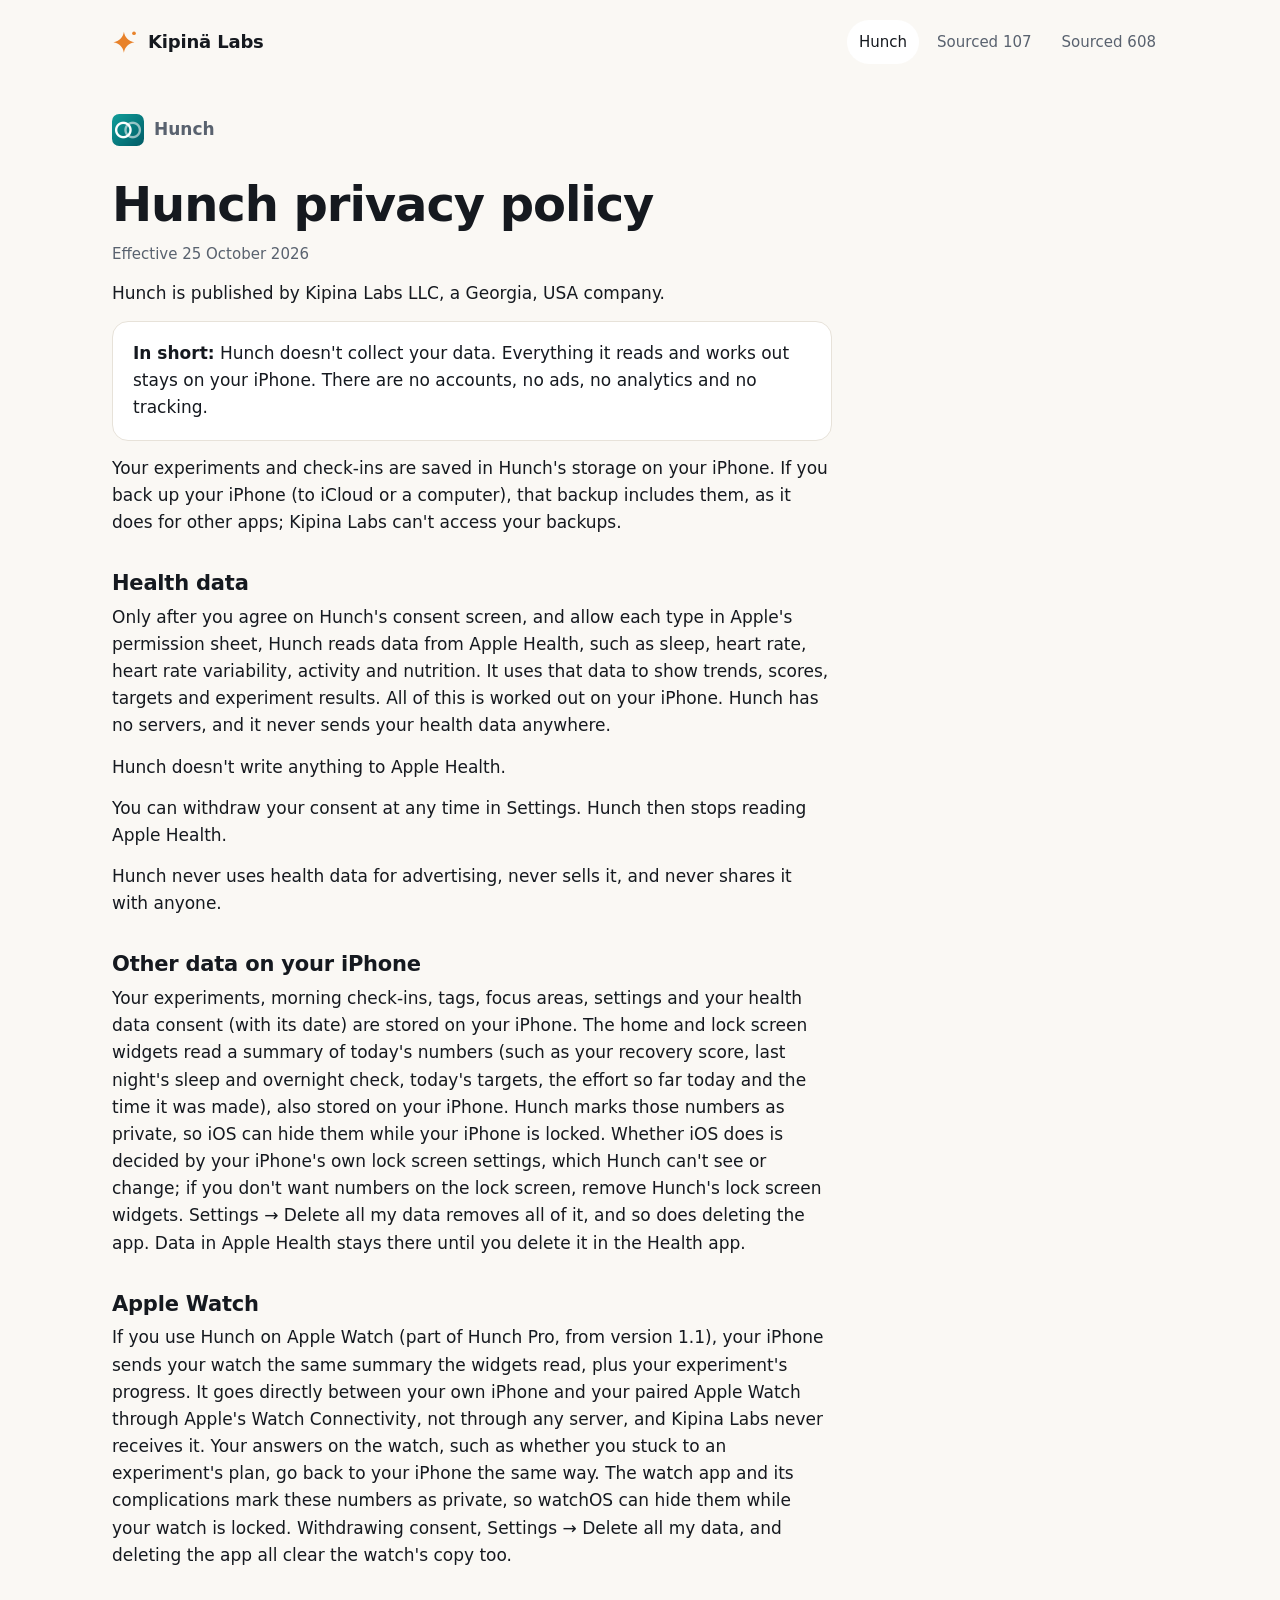
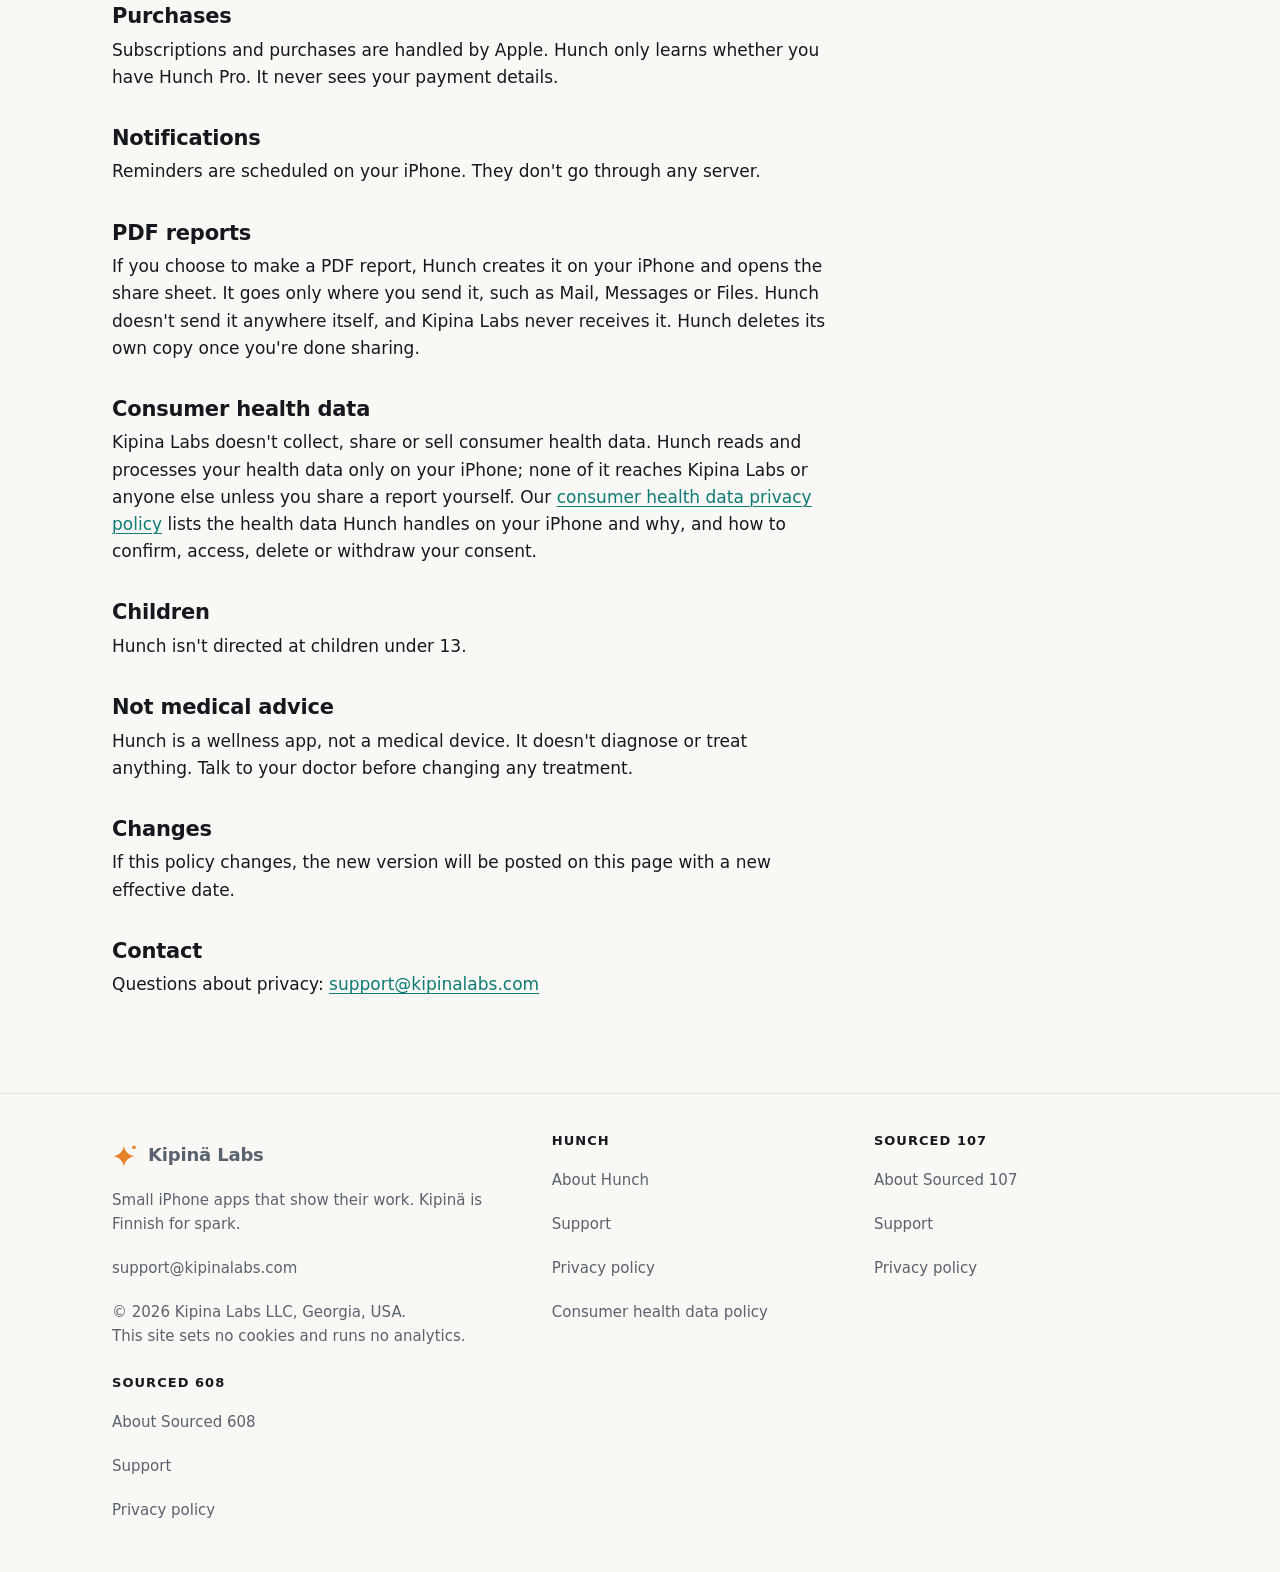
<file: hunch/privacy.html>
<!doctype html>
<html lang="en">
<head>
<meta charset="utf-8">
<meta name="viewport" content="width=device-width, initial-scale=1, viewport-fit=cover">
<title>Hunch privacy policy</title>
<meta name="description" content="Hunch privacy policy. Hunch doesn't collect your data.">
<link rel="canonical" href="https://kipinalabs.com/hunch/privacy.html">
<meta property="og:type" content="website">
<meta property="og:site_name" content="Kipina Labs">
<meta property="og:title" content="Hunch privacy policy">
<meta property="og:description" content="Hunch privacy policy. Hunch doesn't collect your data.">
<meta property="og:url" content="https://kipinalabs.com/hunch/privacy.html">
<meta property="og:image" content="https://kipinalabs.com/assets/hunch-icon.png">
<meta name="twitter:card" content="summary">
<meta name="theme-color" content="#faf8f4" media="(prefers-color-scheme: light)">
<meta name="theme-color" content="#0e1114" media="(prefers-color-scheme: dark)">
<link rel="icon" href="/favicon.svg" type="image/svg+xml">
<link rel="stylesheet" href="/style.css">
</head>
<body>
<a class="skip-link" href="#main">Skip to main content</a>
<header class="site-header">
  <div class="wrap">
    <a class="brand" href="/"><svg viewBox="0 0 24 24" aria-hidden="true"><path fill="#e8822a" d="M11 2.5c.8 5.3 4.4 8.9 9.7 9.7-5.3.8-8.9 4.4-9.7 9.7-.8-5.3-4.4-8.9-9.7-9.7 5.3-.8 8.9-4.4 9.7-9.7z"/><circle cx="20.3" cy="3.9" r="1.7" fill="#e8822a"/></svg>Kipinä Labs</a>
    <nav class="site-nav" aria-label="Apps"><a href="/hunch/" aria-current="true">Hunch</a><a href="/sourced107/">Sourced 107</a><a href="/sourced608/">Sourced 608</a></nav>
  </div>
</header>
<main id="main" class="app-page hunch">
<div class="wrap"><article class="prose">
<a class="crumb" href="/hunch/"><img src="/assets/hunch-icon.png" alt="" width="32" height="32">Hunch</a>
<h1>Hunch privacy policy</h1>
<p class="meta">Effective 25 October 2026</p>
<p>Hunch is published by Kipina Labs LLC, a Georgia, USA company.</p>

<p class="summary"><strong>In short:</strong> Hunch doesn't collect your data. Everything it reads and works out
stays on your iPhone. There are no accounts, no ads, no analytics and no tracking.</p>
<p>Your experiments and check-ins are saved in Hunch's storage on your iPhone. If you back up your iPhone (to iCloud or a computer), that backup includes them, as it does for other apps; Kipina Labs can't access your backups.</p>

<h2>Health data</h2>
<p>Only after you agree on Hunch's consent screen, and allow each type in Apple's permission sheet, Hunch reads data
from Apple Health, such as sleep, heart rate, heart rate variability, activity and nutrition. It uses that data to show
trends, scores, targets and experiment results. All of this is worked out on your iPhone. Hunch has no servers, and it
never sends your health data anywhere.</p>
<p>Hunch doesn't write anything to Apple Health.</p>
<p>You can withdraw your consent at any time in Settings. Hunch then stops reading Apple Health.</p>
<p>Hunch never uses health data for advertising, never sells it, and never shares it with anyone.</p>

<h2>Other data on your iPhone</h2>
<p>Your experiments, morning check-ins, tags, focus areas, settings and your health data consent (with its date) are
stored on your iPhone. The home and lock screen widgets read a summary of today's numbers (such as your recovery score, last night's sleep
and overnight check, today's targets, the effort so far today and the time it was made), also stored on your iPhone. Hunch marks those numbers as private, so iOS can hide them while
your iPhone is locked. Whether iOS does is decided by your iPhone's own lock screen settings, which Hunch can't see or change; if you don't
want numbers on the lock screen, remove Hunch's lock screen widgets. Settings → Delete all my data removes all of it, and so does
deleting the app. Data in Apple Health stays there until you delete it in the Health app.</p>

<h2>Apple Watch</h2>
<p>If you use Hunch on Apple Watch (part of Hunch Pro, from version 1.1), your iPhone sends your watch the same summary
the widgets read, plus your experiment's progress. It goes directly between your own iPhone and your paired Apple Watch
through Apple's Watch Connectivity, not through any server, and Kipina Labs never receives it. Your answers on the
watch, such as whether you stuck to an experiment's plan, go back to your iPhone the same way. The watch app and its
complications mark these numbers as private, so watchOS can hide them while your watch is locked. Withdrawing consent,
Settings → Delete all my data, and deleting the app all clear the watch's copy too.</p>

<h2>Purchases</h2>
<p>Subscriptions and purchases are handled by Apple. Hunch only learns whether you have Hunch Pro. It never sees
your payment details.</p>

<h2>Notifications</h2>
<p>Reminders are scheduled on your iPhone. They don't go through any server.</p>

<h2>PDF reports</h2>
<p>If you choose to make a PDF report, Hunch creates it on your iPhone and opens the share sheet. It goes only
where you send it, such as Mail, Messages or Files. Hunch doesn't send it anywhere itself, and Kipina Labs never
receives it. Hunch deletes its own copy once you're done sharing.</p>

<h2>Consumer health data</h2>
<p>Kipina Labs doesn't collect, share or sell consumer health data. Hunch reads and processes your health data only on your
iPhone; none of it reaches Kipina Labs or anyone else unless you share a report yourself. Our
<a href="/hunch/consumer-health-data.html">consumer health data privacy policy</a> lists the health data Hunch handles on
your iPhone and why, and how to confirm, access, delete or withdraw your consent.</p>

<h2>Children</h2>
<p>Hunch isn't directed at children under 13.</p>

<h2>Not medical advice</h2>
<p>Hunch is a wellness app, not a medical device. It doesn't diagnose or treat anything. Talk to your doctor before
changing any treatment.</p>

<h2>Changes</h2>
<p>If this policy changes, the new version will be posted on this page with a new effective date.</p>

<h2>Contact</h2>
<p>Questions about privacy: <a href="mailto:support@kipinalabs.com">support@kipinalabs.com</a></p>

</article></div>
</main>
<footer class="site-footer">
  <div class="wrap">
    <div>
      <a class="brand" href="/"><svg viewBox="0 0 24 24" aria-hidden="true"><path fill="#e8822a" d="M11 2.5c.8 5.3 4.4 8.9 9.7 9.7-5.3.8-8.9 4.4-9.7 9.7-.8-5.3-4.4-8.9-9.7-9.7 5.3-.8 8.9-4.4 9.7-9.7z"/><circle cx="20.3" cy="3.9" r="1.7" fill="#e8822a"/></svg>Kipinä Labs</a>
      <p>Small iPhone apps that show their work. Kipinä is Finnish for spark.</p>
      <p><a href="mailto:support@kipinalabs.com">support@kipinalabs.com</a></p>
      <p>© 2026 Kipina Labs LLC, Georgia, USA.<br>This site sets no cookies and runs no analytics.</p>
    </div>
    <div>
      <h2>Hunch</h2>
      <ul><li><a href="/hunch/">About Hunch</a></li><li><a href="/hunch/support.html">Support</a></li><li><a href="/hunch/privacy.html">Privacy policy</a></li><li><a href="/hunch/consumer-health-data.html">Consumer health data policy</a></li></ul>
    </div>
    <div>
      <h2>Sourced 107</h2>
      <ul><li><a href="/sourced107/">About Sourced 107</a></li><li><a href="/sourced107/support.html">Support</a></li><li><a href="/sourced107/privacy.html">Privacy policy</a></li></ul>
    </div>
    <div>
      <h2>Sourced 608</h2>
      <ul><li><a href="/sourced608/">About Sourced 608</a></li><li><a href="/sourced608/support.html">Support</a></li><li><a href="/sourced608/privacy.html">Privacy policy</a></li></ul>
    </div>
  </div>
</footer>
</body>
</html>
</file>
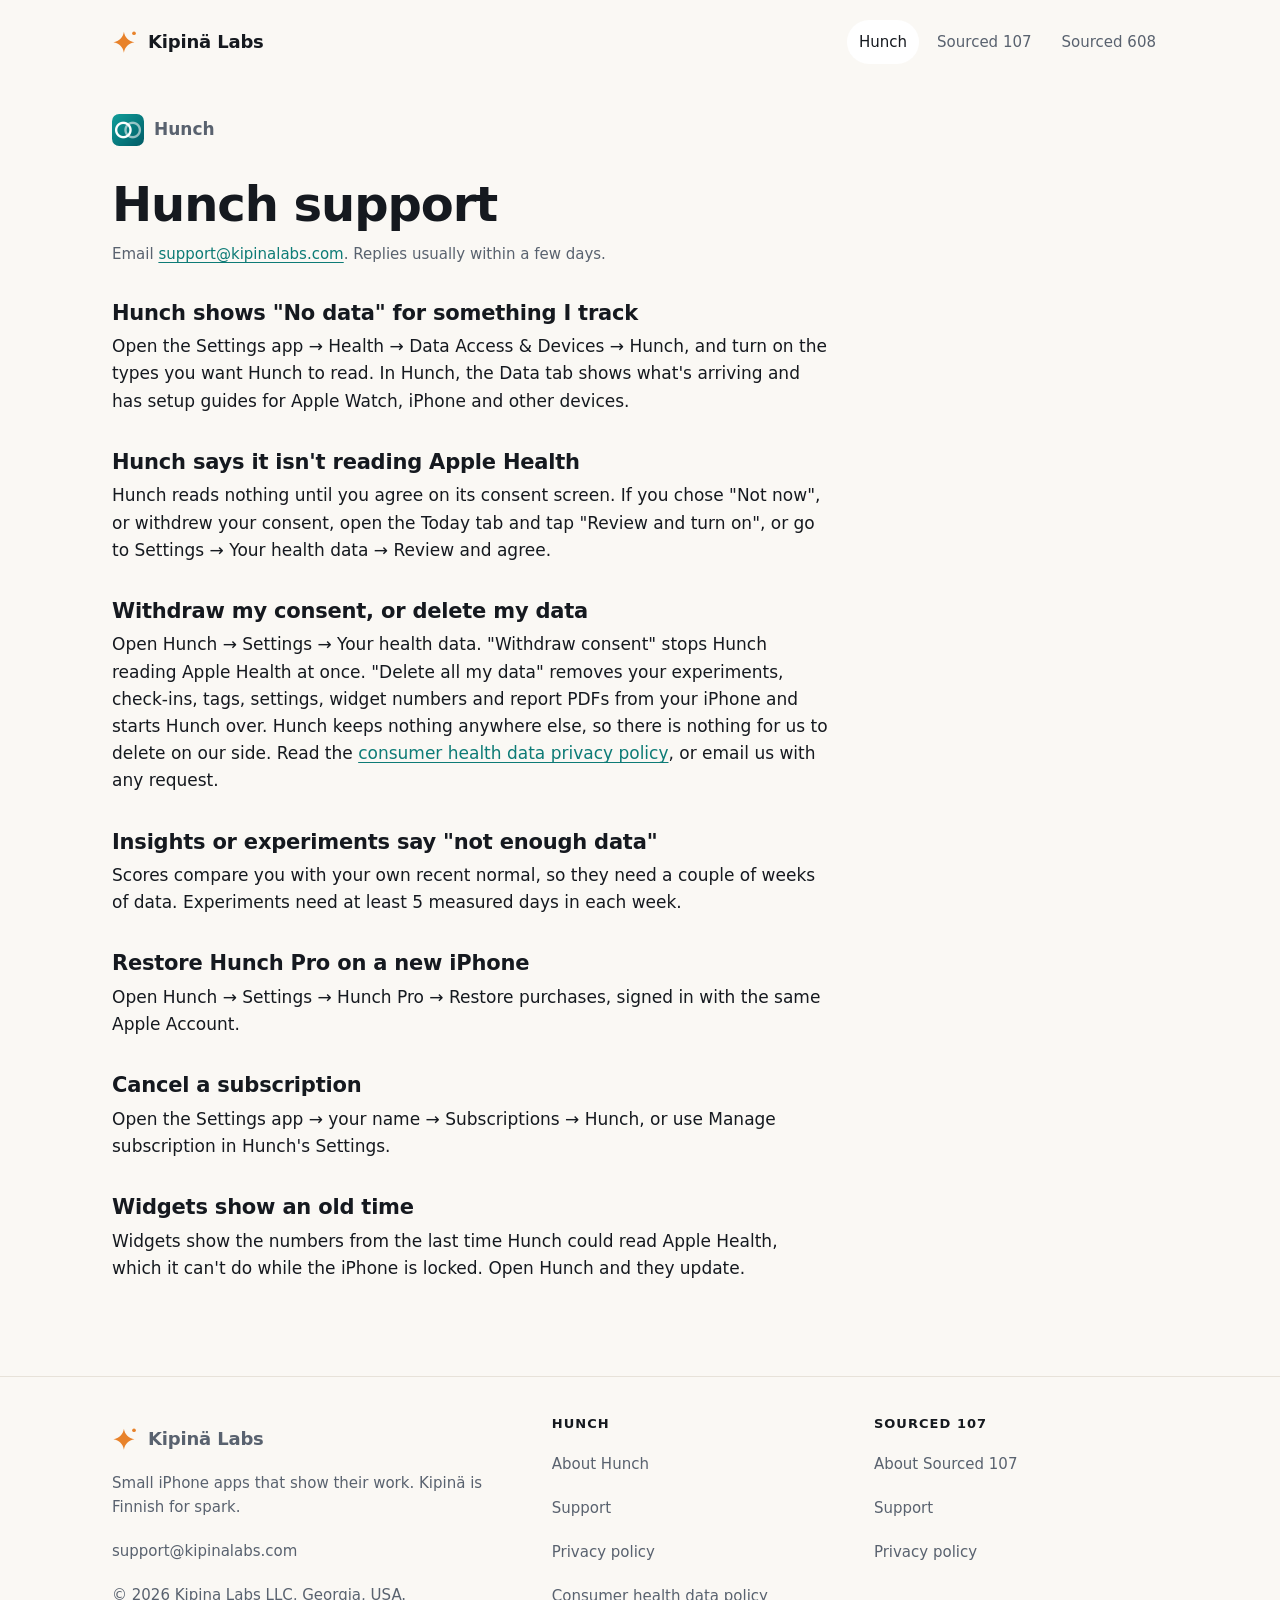
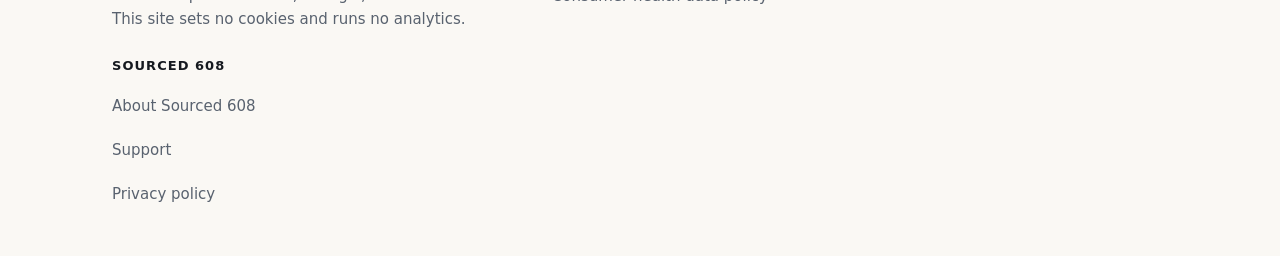
<file: hunch/support.html>
<!doctype html>
<html lang="en">
<head>
<meta charset="utf-8">
<meta name="viewport" content="width=device-width, initial-scale=1, viewport-fit=cover">
<title>Hunch support</title>
<meta name="description" content="Help with Hunch: common questions and how to reach us.">
<link rel="canonical" href="https://kipinalabs.com/hunch/support.html">
<meta property="og:type" content="website">
<meta property="og:site_name" content="Kipina Labs">
<meta property="og:title" content="Hunch support">
<meta property="og:description" content="Help with Hunch: common questions and how to reach us.">
<meta property="og:url" content="https://kipinalabs.com/hunch/support.html">
<meta property="og:image" content="https://kipinalabs.com/assets/hunch-icon.png">
<meta name="twitter:card" content="summary">
<meta name="theme-color" content="#faf8f4" media="(prefers-color-scheme: light)">
<meta name="theme-color" content="#0e1114" media="(prefers-color-scheme: dark)">
<link rel="icon" href="/favicon.svg" type="image/svg+xml">
<link rel="stylesheet" href="/style.css">
</head>
<body>
<a class="skip-link" href="#main">Skip to main content</a>
<header class="site-header">
  <div class="wrap">
    <a class="brand" href="/"><svg viewBox="0 0 24 24" aria-hidden="true"><path fill="#e8822a" d="M11 2.5c.8 5.3 4.4 8.9 9.7 9.7-5.3.8-8.9 4.4-9.7 9.7-.8-5.3-4.4-8.9-9.7-9.7 5.3-.8 8.9-4.4 9.7-9.7z"/><circle cx="20.3" cy="3.9" r="1.7" fill="#e8822a"/></svg>Kipinä Labs</a>
    <nav class="site-nav" aria-label="Apps"><a href="/hunch/" aria-current="true">Hunch</a><a href="/sourced107/">Sourced 107</a><a href="/sourced608/">Sourced 608</a></nav>
  </div>
</header>
<main id="main" class="app-page hunch">
<div class="wrap"><article class="prose">
<a class="crumb" href="/hunch/"><img src="/assets/hunch-icon.png" alt="" width="32" height="32">Hunch</a>
<h1>Hunch support</h1>
<p class="meta">Email <a href="mailto:support@kipinalabs.com">support@kipinalabs.com</a>. Replies usually within a few days.</p>

<h2>Hunch shows "No data" for something I track</h2>
<p>Open the Settings app → Health → Data Access &amp; Devices → Hunch, and turn on the types you want Hunch to read.
In Hunch, the Data tab shows what's arriving and has setup guides for Apple Watch, iPhone and other devices.</p>

<h2>Hunch says it isn't reading Apple Health</h2>
<p>Hunch reads nothing until you agree on its consent screen. If you chose "Not now", or withdrew your consent, open the
Today tab and tap "Review and turn on", or go to Settings → Your health data → Review and agree.</p>

<h2>Withdraw my consent, or delete my data</h2>
<p>Open Hunch → Settings → Your health data. "Withdraw consent" stops Hunch reading Apple Health at once. "Delete all my
data" removes your experiments, check-ins, tags, settings, widget numbers and report PDFs from your iPhone and starts
Hunch over. Hunch keeps nothing anywhere else, so there is nothing for us to delete on our side. Read the
<a href="/hunch/consumer-health-data.html">consumer health data privacy policy</a>, or email us with any request.</p>

<h2>Insights or experiments say "not enough data"</h2>
<p>Scores compare you with your own recent normal, so they need a couple of weeks of data. Experiments need at least
5 measured days in each week.</p>

<h2>Restore Hunch Pro on a new iPhone</h2>
<p>Open Hunch → Settings → Hunch Pro → Restore purchases, signed in with the same Apple Account.</p>

<h2>Cancel a subscription</h2>
<p>Open the Settings app → your name → Subscriptions → Hunch, or use Manage subscription in Hunch's Settings.</p>

<h2>Widgets show an old time</h2>
<p>Widgets show the numbers from the last time Hunch could read Apple Health, which it can't do while the iPhone is
locked. Open Hunch and they update.</p>

</article></div>
</main>
<footer class="site-footer">
  <div class="wrap">
    <div>
      <a class="brand" href="/"><svg viewBox="0 0 24 24" aria-hidden="true"><path fill="#e8822a" d="M11 2.5c.8 5.3 4.4 8.9 9.7 9.7-5.3.8-8.9 4.4-9.7 9.7-.8-5.3-4.4-8.9-9.7-9.7 5.3-.8 8.9-4.4 9.7-9.7z"/><circle cx="20.3" cy="3.9" r="1.7" fill="#e8822a"/></svg>Kipinä Labs</a>
      <p>Small iPhone apps that show their work. Kipinä is Finnish for spark.</p>
      <p><a href="mailto:support@kipinalabs.com">support@kipinalabs.com</a></p>
      <p>© 2026 Kipina Labs LLC, Georgia, USA.<br>This site sets no cookies and runs no analytics.</p>
    </div>
    <div>
      <h2>Hunch</h2>
      <ul><li><a href="/hunch/">About Hunch</a></li><li><a href="/hunch/support.html">Support</a></li><li><a href="/hunch/privacy.html">Privacy policy</a></li><li><a href="/hunch/consumer-health-data.html">Consumer health data policy</a></li></ul>
    </div>
    <div>
      <h2>Sourced 107</h2>
      <ul><li><a href="/sourced107/">About Sourced 107</a></li><li><a href="/sourced107/support.html">Support</a></li><li><a href="/sourced107/privacy.html">Privacy policy</a></li></ul>
    </div>
    <div>
      <h2>Sourced 608</h2>
      <ul><li><a href="/sourced608/">About Sourced 608</a></li><li><a href="/sourced608/support.html">Support</a></li><li><a href="/sourced608/privacy.html">Privacy policy</a></li></ul>
    </div>
  </div>
</footer>
</body>
</html>
</file>
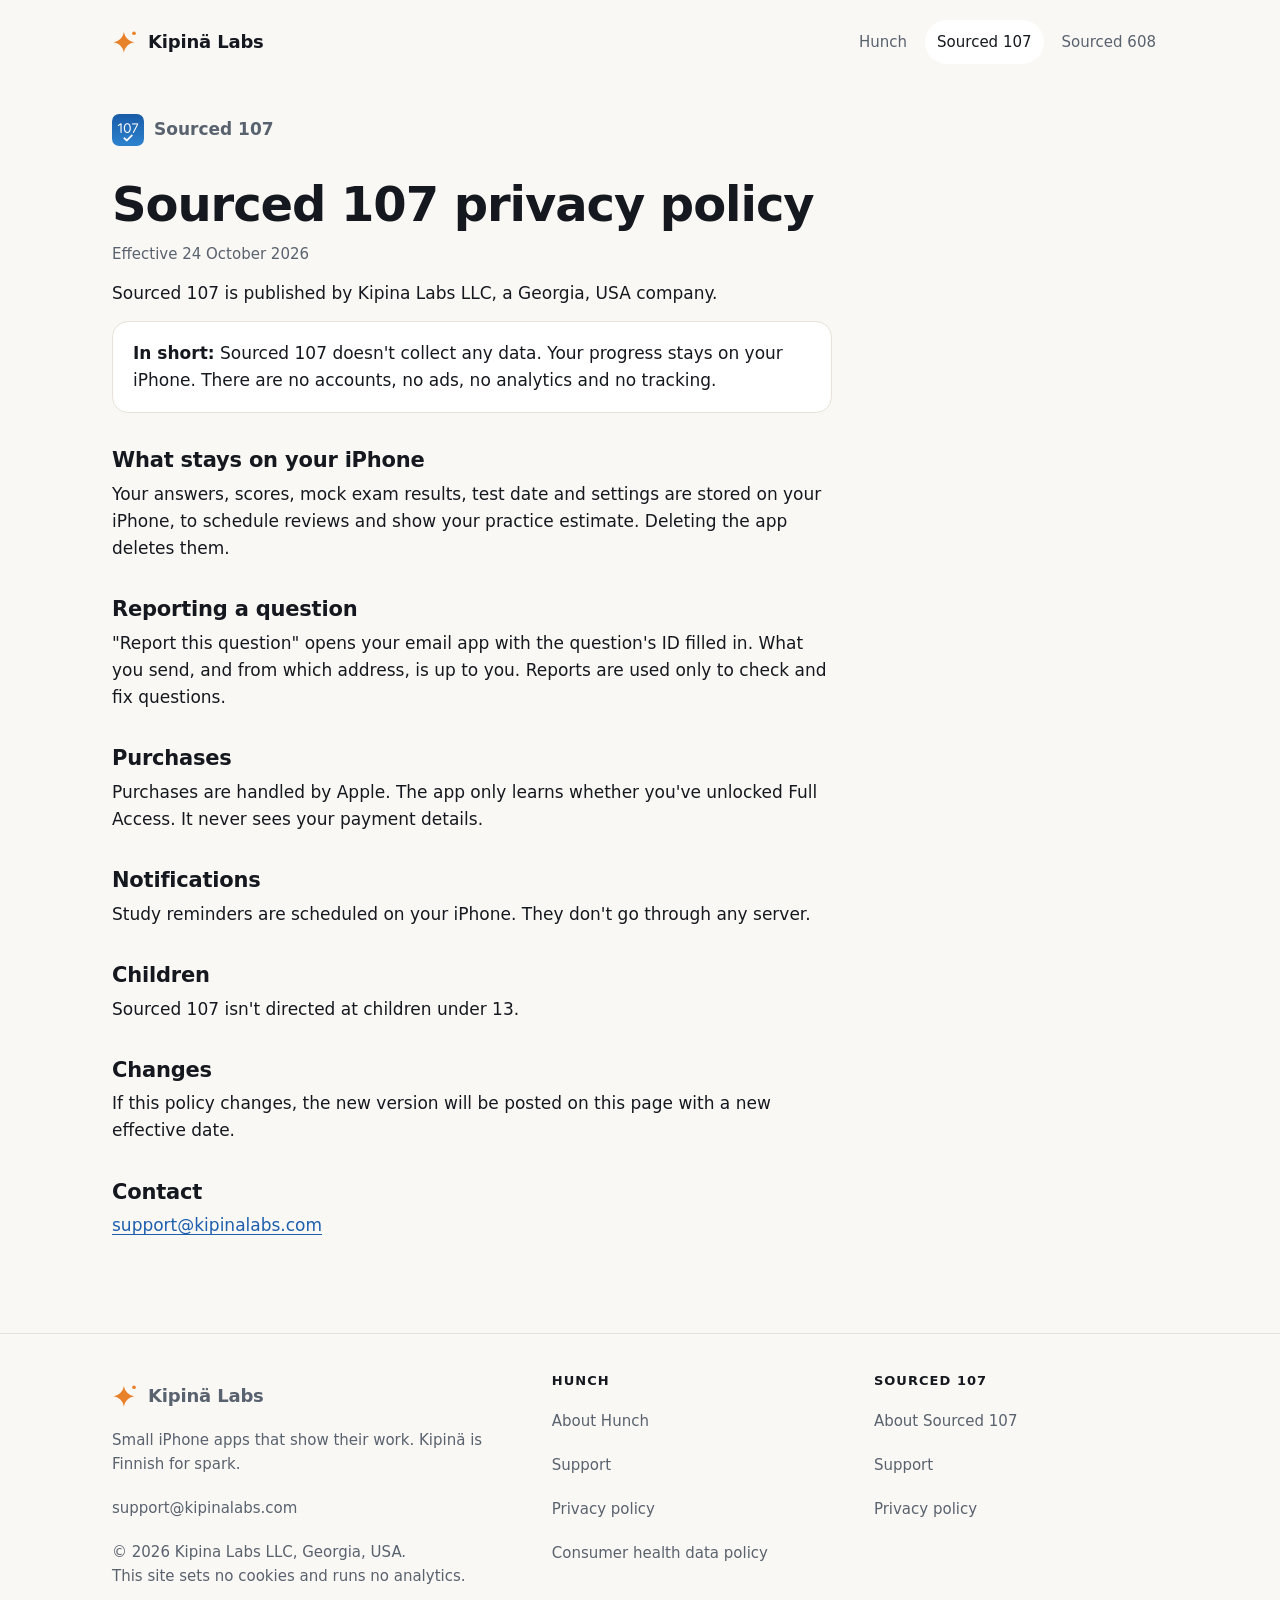
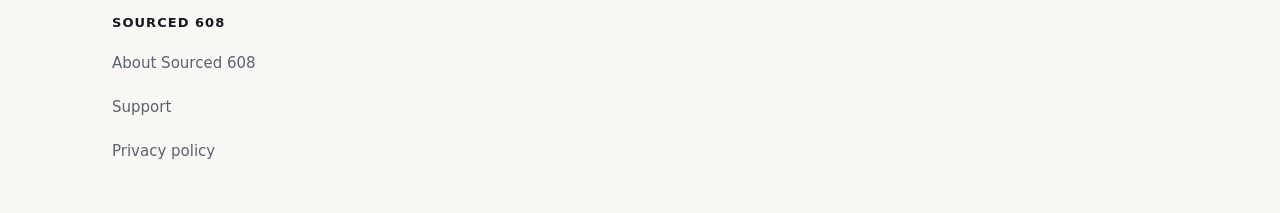
<file: sourced107/privacy.html>
<!doctype html>
<html lang="en">
<head>
<meta charset="utf-8">
<meta name="viewport" content="width=device-width, initial-scale=1, viewport-fit=cover">
<title>Sourced 107 privacy policy</title>
<meta name="description" content="Sourced 107 privacy policy. Sourced 107 doesn't collect your data.">
<link rel="canonical" href="https://kipinalabs.com/sourced107/privacy.html">
<meta property="og:type" content="website">
<meta property="og:site_name" content="Kipina Labs">
<meta property="og:title" content="Sourced 107 privacy policy">
<meta property="og:description" content="Sourced 107 privacy policy. Sourced 107 doesn't collect your data.">
<meta property="og:url" content="https://kipinalabs.com/sourced107/privacy.html">
<meta property="og:image" content="https://kipinalabs.com/assets/sourced107-icon.png">
<meta name="twitter:card" content="summary">
<meta name="theme-color" content="#faf8f4" media="(prefers-color-scheme: light)">
<meta name="theme-color" content="#0e1114" media="(prefers-color-scheme: dark)">
<link rel="icon" href="/favicon.svg" type="image/svg+xml">
<link rel="stylesheet" href="/style.css">
</head>
<body>
<a class="skip-link" href="#main">Skip to main content</a>
<header class="site-header">
  <div class="wrap">
    <a class="brand" href="/"><svg viewBox="0 0 24 24" aria-hidden="true"><path fill="#e8822a" d="M11 2.5c.8 5.3 4.4 8.9 9.7 9.7-5.3.8-8.9 4.4-9.7 9.7-.8-5.3-4.4-8.9-9.7-9.7 5.3-.8 8.9-4.4 9.7-9.7z"/><circle cx="20.3" cy="3.9" r="1.7" fill="#e8822a"/></svg>Kipinä Labs</a>
    <nav class="site-nav" aria-label="Apps"><a href="/hunch/">Hunch</a><a href="/sourced107/" aria-current="true">Sourced 107</a><a href="/sourced608/">Sourced 608</a></nav>
  </div>
</header>
<main id="main" class="app-page s107">
<div class="wrap"><article class="prose">
<a class="crumb" href="/sourced107/"><img src="/assets/sourced107-icon.png" alt="" width="32" height="32">Sourced 107</a>
<h1>Sourced 107 privacy policy</h1>
<p class="meta">Effective 24 October 2026</p>
<p>Sourced 107 is published by Kipina Labs LLC, a Georgia, USA company.</p>

<p class="summary"><strong>In short:</strong> Sourced 107 doesn't collect any data. Your progress stays on your
iPhone. There are no accounts, no ads, no analytics and no tracking.</p>

<h2>What stays on your iPhone</h2>
<p>Your answers, scores, mock exam results, test date and settings are stored on your iPhone, to schedule reviews
and show your practice estimate. Deleting the app deletes them.</p>

<h2>Reporting a question</h2>
<p>"Report this question" opens your email app with the question's ID filled in. What you send, and from which
address, is up to you. Reports are used only to check and fix questions.</p>

<h2>Purchases</h2>
<p>Purchases are handled by Apple. The app only learns whether you've unlocked Full Access. It never sees your
payment details.</p>

<h2>Notifications</h2>
<p>Study reminders are scheduled on your iPhone. They don't go through any server.</p>

<h2>Children</h2>
<p>Sourced 107 isn't directed at children under 13.</p>

<h2>Changes</h2>
<p>If this policy changes, the new version will be posted on this page with a new effective date.</p>

<h2>Contact</h2>
<p><a href="mailto:support@kipinalabs.com">support@kipinalabs.com</a></p>

</article></div>
</main>
<footer class="site-footer">
  <div class="wrap">
    <div>
      <a class="brand" href="/"><svg viewBox="0 0 24 24" aria-hidden="true"><path fill="#e8822a" d="M11 2.5c.8 5.3 4.4 8.9 9.7 9.7-5.3.8-8.9 4.4-9.7 9.7-.8-5.3-4.4-8.9-9.7-9.7 5.3-.8 8.9-4.4 9.7-9.7z"/><circle cx="20.3" cy="3.9" r="1.7" fill="#e8822a"/></svg>Kipinä Labs</a>
      <p>Small iPhone apps that show their work. Kipinä is Finnish for spark.</p>
      <p><a href="mailto:support@kipinalabs.com">support@kipinalabs.com</a></p>
      <p>© 2026 Kipina Labs LLC, Georgia, USA.<br>This site sets no cookies and runs no analytics.</p>
    </div>
    <div>
      <h2>Hunch</h2>
      <ul><li><a href="/hunch/">About Hunch</a></li><li><a href="/hunch/support.html">Support</a></li><li><a href="/hunch/privacy.html">Privacy policy</a></li><li><a href="/hunch/consumer-health-data.html">Consumer health data policy</a></li></ul>
    </div>
    <div>
      <h2>Sourced 107</h2>
      <ul><li><a href="/sourced107/">About Sourced 107</a></li><li><a href="/sourced107/support.html">Support</a></li><li><a href="/sourced107/privacy.html">Privacy policy</a></li></ul>
    </div>
    <div>
      <h2>Sourced 608</h2>
      <ul><li><a href="/sourced608/">About Sourced 608</a></li><li><a href="/sourced608/support.html">Support</a></li><li><a href="/sourced608/privacy.html">Privacy policy</a></li></ul>
    </div>
  </div>
</footer>
</body>
</html>
</file>
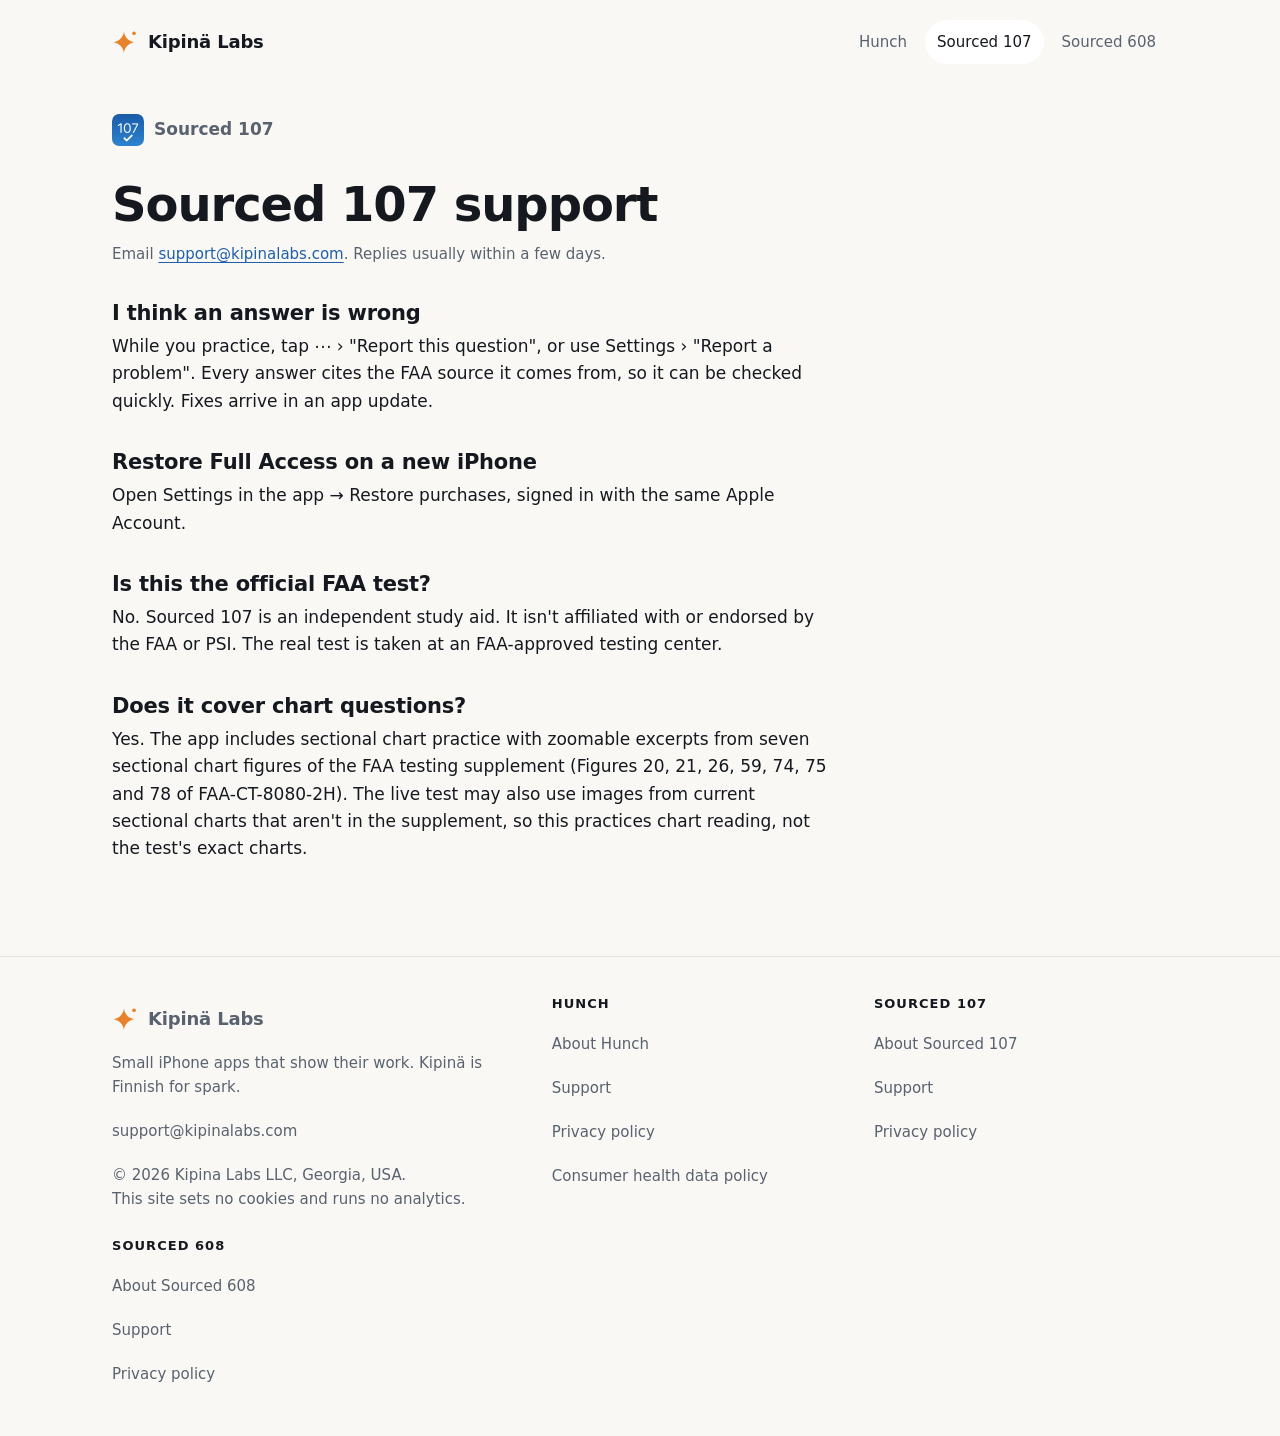
<file: sourced107/support.html>
<!doctype html>
<html lang="en">
<head>
<meta charset="utf-8">
<meta name="viewport" content="width=device-width, initial-scale=1, viewport-fit=cover">
<title>Sourced 107 support</title>
<meta name="description" content="Help with Sourced 107: common questions and how to reach us.">
<link rel="canonical" href="https://kipinalabs.com/sourced107/support.html">
<meta property="og:type" content="website">
<meta property="og:site_name" content="Kipina Labs">
<meta property="og:title" content="Sourced 107 support">
<meta property="og:description" content="Help with Sourced 107: common questions and how to reach us.">
<meta property="og:url" content="https://kipinalabs.com/sourced107/support.html">
<meta property="og:image" content="https://kipinalabs.com/assets/sourced107-icon.png">
<meta name="twitter:card" content="summary">
<meta name="theme-color" content="#faf8f4" media="(prefers-color-scheme: light)">
<meta name="theme-color" content="#0e1114" media="(prefers-color-scheme: dark)">
<link rel="icon" href="/favicon.svg" type="image/svg+xml">
<link rel="stylesheet" href="/style.css">
</head>
<body>
<a class="skip-link" href="#main">Skip to main content</a>
<header class="site-header">
  <div class="wrap">
    <a class="brand" href="/"><svg viewBox="0 0 24 24" aria-hidden="true"><path fill="#e8822a" d="M11 2.5c.8 5.3 4.4 8.9 9.7 9.7-5.3.8-8.9 4.4-9.7 9.7-.8-5.3-4.4-8.9-9.7-9.7 5.3-.8 8.9-4.4 9.7-9.7z"/><circle cx="20.3" cy="3.9" r="1.7" fill="#e8822a"/></svg>Kipinä Labs</a>
    <nav class="site-nav" aria-label="Apps"><a href="/hunch/">Hunch</a><a href="/sourced107/" aria-current="true">Sourced 107</a><a href="/sourced608/">Sourced 608</a></nav>
  </div>
</header>
<main id="main" class="app-page s107">
<div class="wrap"><article class="prose">
<a class="crumb" href="/sourced107/"><img src="/assets/sourced107-icon.png" alt="" width="32" height="32">Sourced 107</a>
<h1>Sourced 107 support</h1>
<p class="meta">Email <a href="mailto:support@kipinalabs.com">support@kipinalabs.com</a>. Replies usually within a few days.</p>

<h2>I think an answer is wrong</h2>
<p>While you practice, tap ⋯ › "Report this question", or use Settings › "Report a problem". Every answer cites the FAA source it comes from, so it can be
checked quickly. Fixes arrive in an app update.</p>

<h2>Restore Full Access on a new iPhone</h2>
<p>Open Settings in the app → Restore purchases, signed in with the same Apple Account.</p>

<h2>Is this the official FAA test?</h2>
<p>No. Sourced 107 is an independent study aid. It isn't affiliated with or endorsed by the FAA or PSI. The real test
is taken at an FAA-approved testing center.</p>

<h2>Does it cover chart questions?</h2>
<p>Yes. The app includes sectional chart practice with zoomable excerpts from seven sectional chart figures of the FAA testing supplement (Figures 20, 21, 26, 59, 74, 75 and 78 of FAA-CT-8080-2H). The live test may also use images from current sectional charts that aren't in the supplement, so this practices chart reading, not the test's exact charts.</p>

</article></div>
</main>
<footer class="site-footer">
  <div class="wrap">
    <div>
      <a class="brand" href="/"><svg viewBox="0 0 24 24" aria-hidden="true"><path fill="#e8822a" d="M11 2.5c.8 5.3 4.4 8.9 9.7 9.7-5.3.8-8.9 4.4-9.7 9.7-.8-5.3-4.4-8.9-9.7-9.7 5.3-.8 8.9-4.4 9.7-9.7z"/><circle cx="20.3" cy="3.9" r="1.7" fill="#e8822a"/></svg>Kipinä Labs</a>
      <p>Small iPhone apps that show their work. Kipinä is Finnish for spark.</p>
      <p><a href="mailto:support@kipinalabs.com">support@kipinalabs.com</a></p>
      <p>© 2026 Kipina Labs LLC, Georgia, USA.<br>This site sets no cookies and runs no analytics.</p>
    </div>
    <div>
      <h2>Hunch</h2>
      <ul><li><a href="/hunch/">About Hunch</a></li><li><a href="/hunch/support.html">Support</a></li><li><a href="/hunch/privacy.html">Privacy policy</a></li><li><a href="/hunch/consumer-health-data.html">Consumer health data policy</a></li></ul>
    </div>
    <div>
      <h2>Sourced 107</h2>
      <ul><li><a href="/sourced107/">About Sourced 107</a></li><li><a href="/sourced107/support.html">Support</a></li><li><a href="/sourced107/privacy.html">Privacy policy</a></li></ul>
    </div>
    <div>
      <h2>Sourced 608</h2>
      <ul><li><a href="/sourced608/">About Sourced 608</a></li><li><a href="/sourced608/support.html">Support</a></li><li><a href="/sourced608/privacy.html">Privacy policy</a></li></ul>
    </div>
  </div>
</footer>
</body>
</html>
</file>
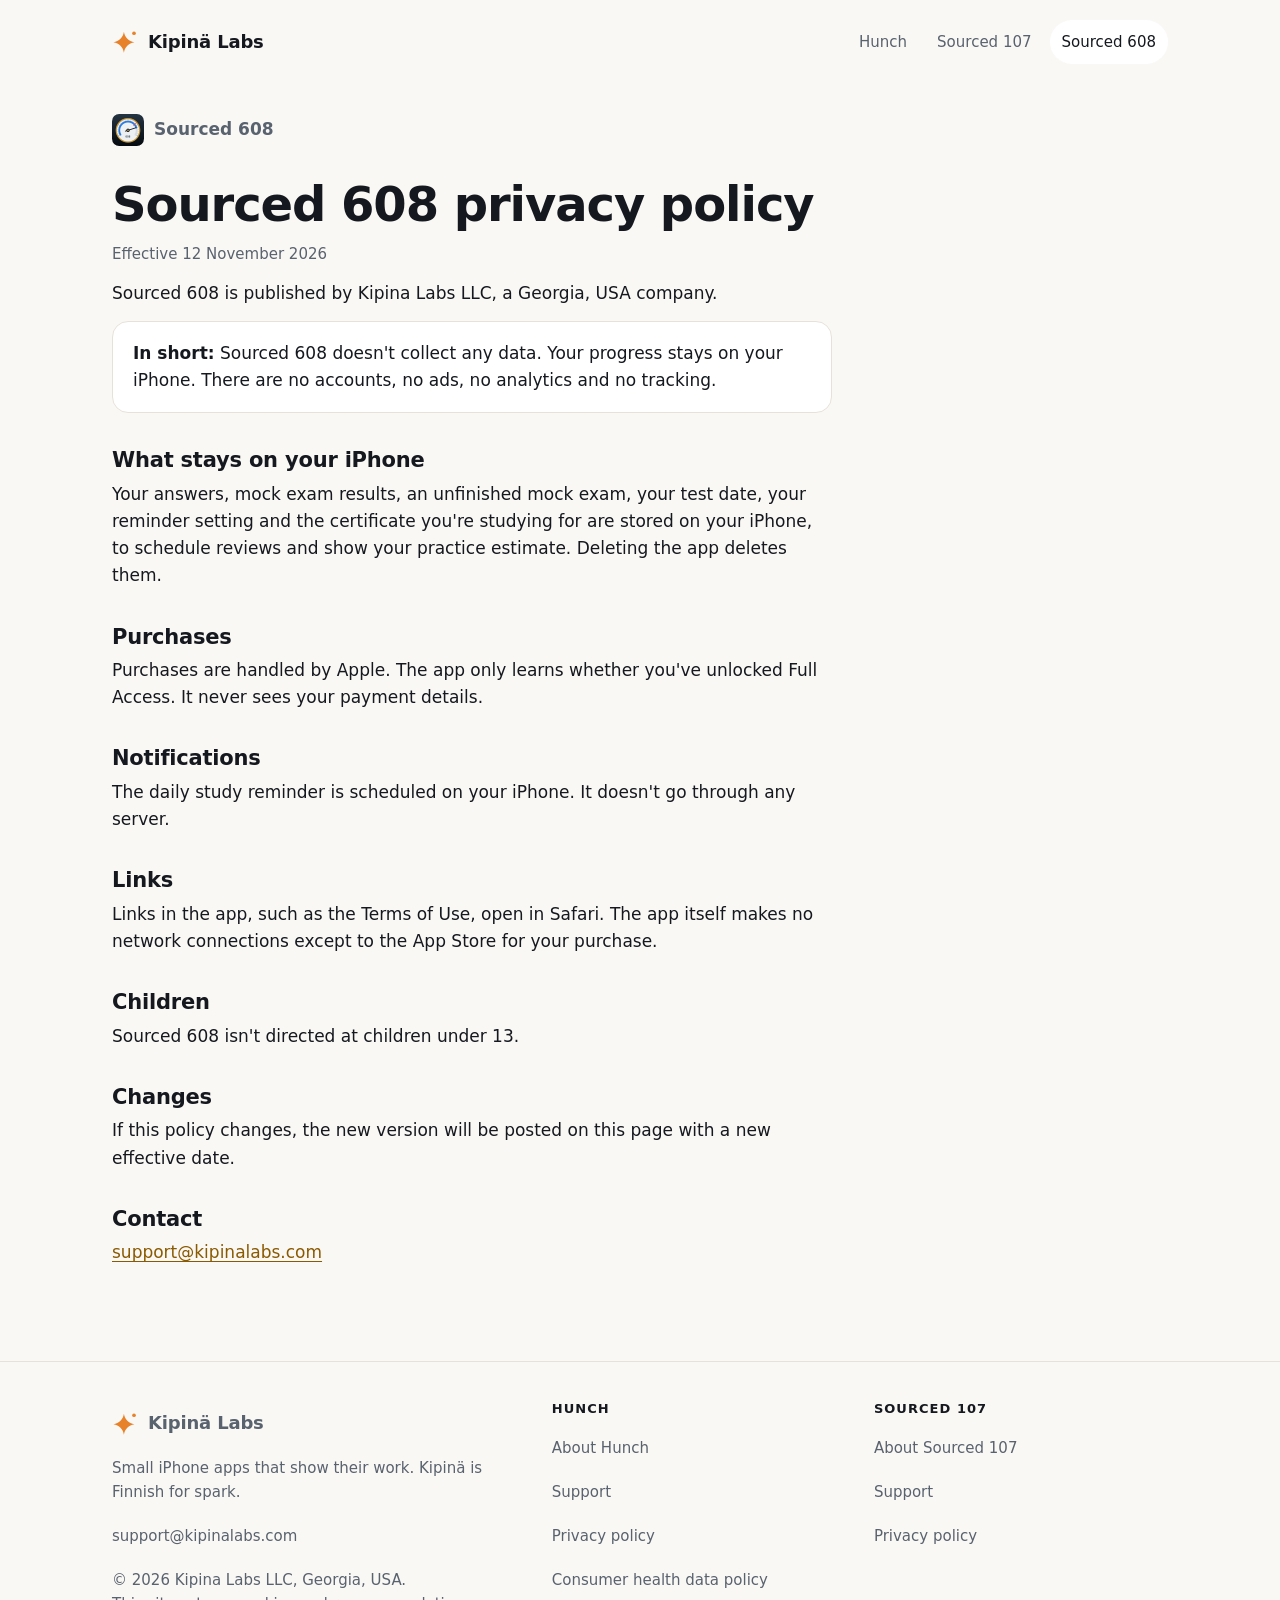
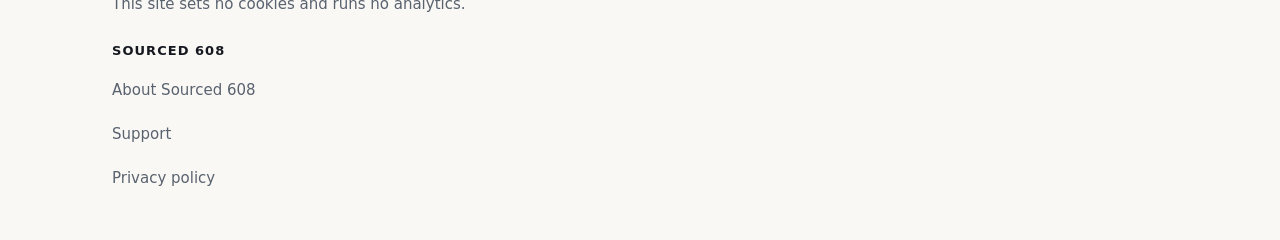
<file: sourced608/privacy.html>
<!doctype html>
<html lang="en">
<head>
<meta charset="utf-8">
<meta name="viewport" content="width=device-width, initial-scale=1, viewport-fit=cover">
<title>Sourced 608 privacy policy</title>
<meta name="description" content="Sourced 608 privacy policy. Sourced 608 doesn't collect your data.">
<link rel="canonical" href="https://kipinalabs.com/sourced608/privacy.html">
<meta property="og:type" content="website">
<meta property="og:site_name" content="Kipina Labs">
<meta property="og:title" content="Sourced 608 privacy policy">
<meta property="og:description" content="Sourced 608 privacy policy. Sourced 608 doesn't collect your data.">
<meta property="og:url" content="https://kipinalabs.com/sourced608/privacy.html">
<meta property="og:image" content="https://kipinalabs.com/assets/sourced608-icon.png">
<meta name="twitter:card" content="summary">
<meta name="theme-color" content="#faf8f4" media="(prefers-color-scheme: light)">
<meta name="theme-color" content="#0e1114" media="(prefers-color-scheme: dark)">
<link rel="icon" href="/favicon.svg" type="image/svg+xml">
<link rel="stylesheet" href="/style.css">
</head>
<body>
<a class="skip-link" href="#main">Skip to main content</a>
<header class="site-header">
  <div class="wrap">
    <a class="brand" href="/"><svg viewBox="0 0 24 24" aria-hidden="true"><path fill="#e8822a" d="M11 2.5c.8 5.3 4.4 8.9 9.7 9.7-5.3.8-8.9 4.4-9.7 9.7-.8-5.3-4.4-8.9-9.7-9.7 5.3-.8 8.9-4.4 9.7-9.7z"/><circle cx="20.3" cy="3.9" r="1.7" fill="#e8822a"/></svg>Kipinä Labs</a>
    <nav class="site-nav" aria-label="Apps"><a href="/hunch/">Hunch</a><a href="/sourced107/">Sourced 107</a><a href="/sourced608/" aria-current="true">Sourced 608</a></nav>
  </div>
</header>
<main id="main" class="app-page s608">
<div class="wrap"><article class="prose">
<a class="crumb" href="/sourced608/"><img src="/assets/sourced608-icon.png" alt="" width="32" height="32">Sourced 608</a>
<h1>Sourced 608 privacy policy</h1>
<p class="meta">Effective 12 November 2026</p>
<p>Sourced 608 is published by Kipina Labs LLC, a Georgia, USA company.</p>

<p class="summary"><strong>In short:</strong> Sourced 608 doesn't collect any data. Your progress stays on your
iPhone. There are no accounts, no ads, no analytics and no tracking.</p>

<h2>What stays on your iPhone</h2>
<p>Your answers, mock exam results, an unfinished mock exam, your test date, your reminder setting and the
certificate you're studying for are stored on your iPhone, to schedule reviews and show your practice estimate.
Deleting the app deletes them.</p>

<h2>Purchases</h2>
<p>Purchases are handled by Apple. The app only learns whether you've unlocked Full Access. It never sees your
payment details.</p>

<h2>Notifications</h2>
<p>The daily study reminder is scheduled on your iPhone. It doesn't go through any server.</p>

<h2>Links</h2>
<p>Links in the app, such as the Terms of Use, open in Safari. The app itself makes no network connections except
to the App Store for your purchase.</p>

<h2>Children</h2>
<p>Sourced 608 isn't directed at children under 13.</p>

<h2>Changes</h2>
<p>If this policy changes, the new version will be posted on this page with a new effective date.</p>

<h2>Contact</h2>
<p><a href="mailto:support@kipinalabs.com">support@kipinalabs.com</a></p>

</article></div>
</main>
<footer class="site-footer">
  <div class="wrap">
    <div>
      <a class="brand" href="/"><svg viewBox="0 0 24 24" aria-hidden="true"><path fill="#e8822a" d="M11 2.5c.8 5.3 4.4 8.9 9.7 9.7-5.3.8-8.9 4.4-9.7 9.7-.8-5.3-4.4-8.9-9.7-9.7 5.3-.8 8.9-4.4 9.7-9.7z"/><circle cx="20.3" cy="3.9" r="1.7" fill="#e8822a"/></svg>Kipinä Labs</a>
      <p>Small iPhone apps that show their work. Kipinä is Finnish for spark.</p>
      <p><a href="mailto:support@kipinalabs.com">support@kipinalabs.com</a></p>
      <p>© 2026 Kipina Labs LLC, Georgia, USA.<br>This site sets no cookies and runs no analytics.</p>
    </div>
    <div>
      <h2>Hunch</h2>
      <ul><li><a href="/hunch/">About Hunch</a></li><li><a href="/hunch/support.html">Support</a></li><li><a href="/hunch/privacy.html">Privacy policy</a></li><li><a href="/hunch/consumer-health-data.html">Consumer health data policy</a></li></ul>
    </div>
    <div>
      <h2>Sourced 107</h2>
      <ul><li><a href="/sourced107/">About Sourced 107</a></li><li><a href="/sourced107/support.html">Support</a></li><li><a href="/sourced107/privacy.html">Privacy policy</a></li></ul>
    </div>
    <div>
      <h2>Sourced 608</h2>
      <ul><li><a href="/sourced608/">About Sourced 608</a></li><li><a href="/sourced608/support.html">Support</a></li><li><a href="/sourced608/privacy.html">Privacy policy</a></li></ul>
    </div>
  </div>
</footer>
</body>
</html>
</file>
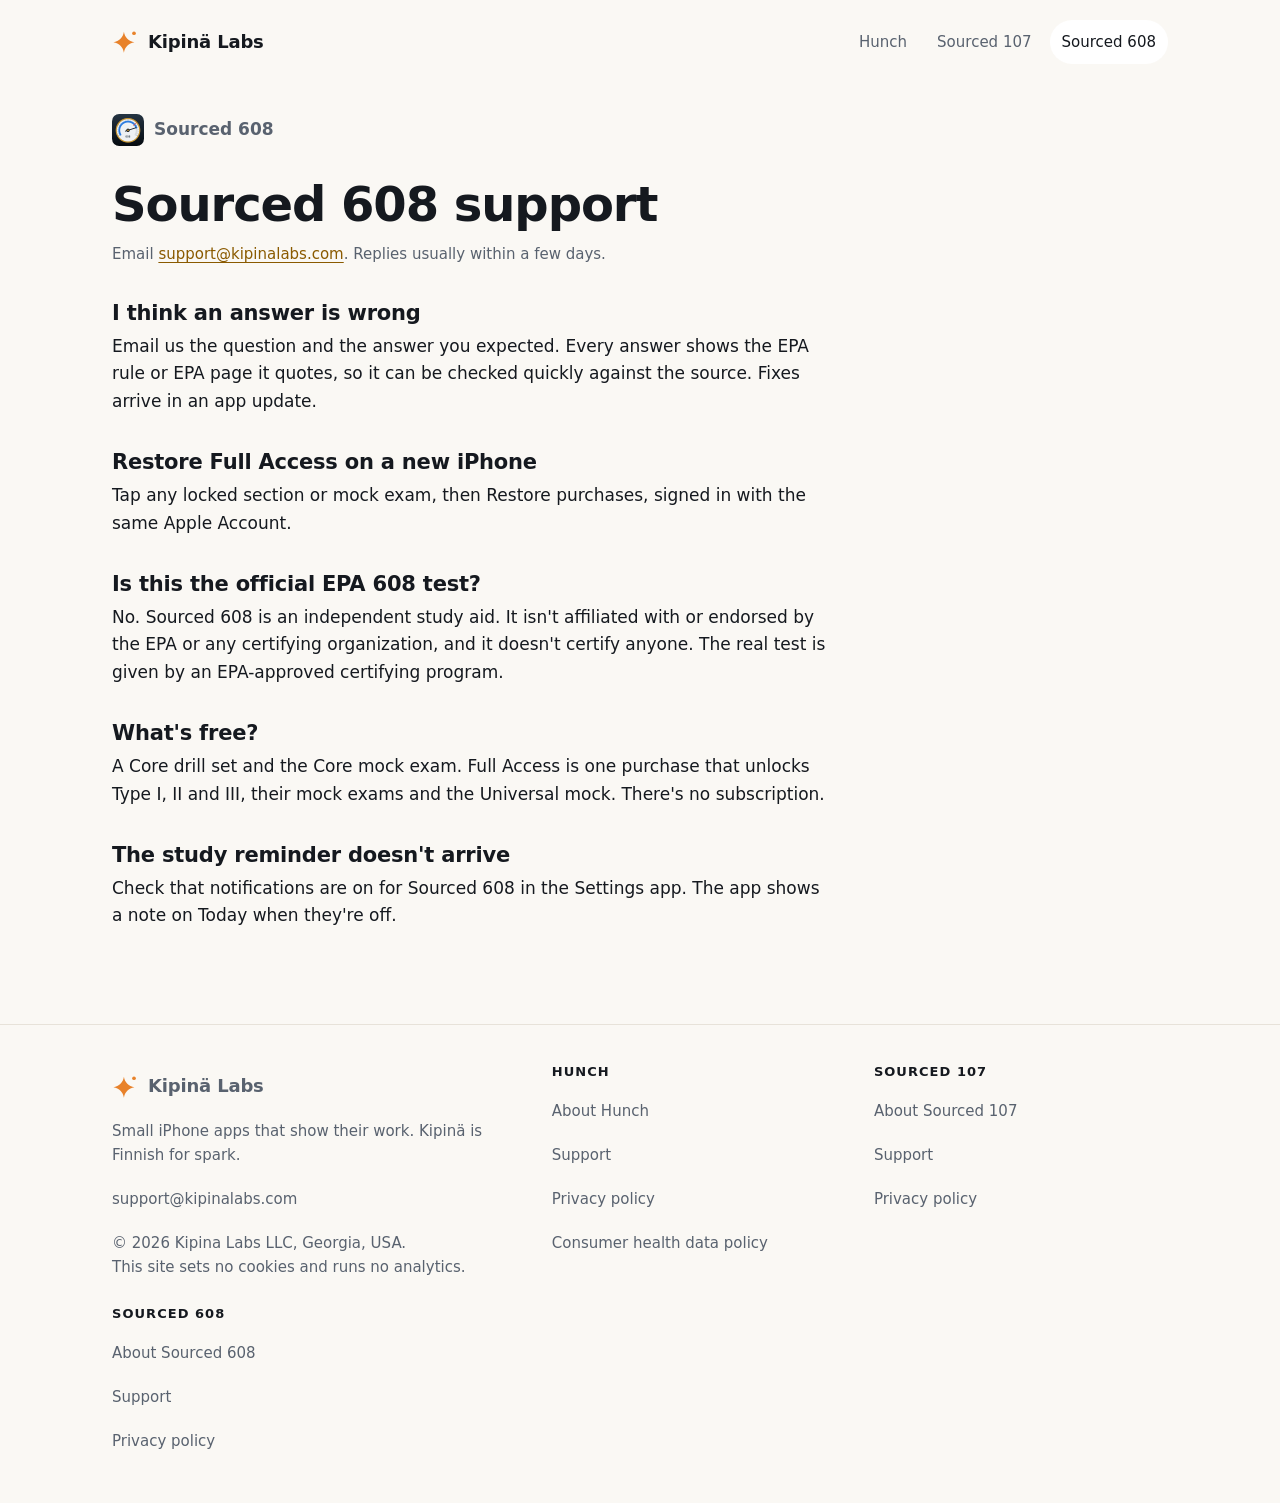
<file: sourced608/support.html>
<!doctype html>
<html lang="en">
<head>
<meta charset="utf-8">
<meta name="viewport" content="width=device-width, initial-scale=1, viewport-fit=cover">
<title>Sourced 608 support</title>
<meta name="description" content="Help with Sourced 608: common questions and how to reach us.">
<link rel="canonical" href="https://kipinalabs.com/sourced608/support.html">
<meta property="og:type" content="website">
<meta property="og:site_name" content="Kipina Labs">
<meta property="og:title" content="Sourced 608 support">
<meta property="og:description" content="Help with Sourced 608: common questions and how to reach us.">
<meta property="og:url" content="https://kipinalabs.com/sourced608/support.html">
<meta property="og:image" content="https://kipinalabs.com/assets/sourced608-icon.png">
<meta name="twitter:card" content="summary">
<meta name="theme-color" content="#faf8f4" media="(prefers-color-scheme: light)">
<meta name="theme-color" content="#0e1114" media="(prefers-color-scheme: dark)">
<link rel="icon" href="/favicon.svg" type="image/svg+xml">
<link rel="stylesheet" href="/style.css">
</head>
<body>
<a class="skip-link" href="#main">Skip to main content</a>
<header class="site-header">
  <div class="wrap">
    <a class="brand" href="/"><svg viewBox="0 0 24 24" aria-hidden="true"><path fill="#e8822a" d="M11 2.5c.8 5.3 4.4 8.9 9.7 9.7-5.3.8-8.9 4.4-9.7 9.7-.8-5.3-4.4-8.9-9.7-9.7 5.3-.8 8.9-4.4 9.7-9.7z"/><circle cx="20.3" cy="3.9" r="1.7" fill="#e8822a"/></svg>Kipinä Labs</a>
    <nav class="site-nav" aria-label="Apps"><a href="/hunch/">Hunch</a><a href="/sourced107/">Sourced 107</a><a href="/sourced608/" aria-current="true">Sourced 608</a></nav>
  </div>
</header>
<main id="main" class="app-page s608">
<div class="wrap"><article class="prose">
<a class="crumb" href="/sourced608/"><img src="/assets/sourced608-icon.png" alt="" width="32" height="32">Sourced 608</a>
<h1>Sourced 608 support</h1>
<p class="meta">Email <a href="mailto:support@kipinalabs.com">support@kipinalabs.com</a>. Replies usually within a few days.</p>

<h2>I think an answer is wrong</h2>
<p>Email us the question and the answer you expected. Every answer shows the EPA rule or EPA page it quotes, so it can
be checked quickly against the source. Fixes arrive in an app update.</p>

<h2>Restore Full Access on a new iPhone</h2>
<p>Tap any locked section or mock exam, then Restore purchases, signed in with the same Apple Account.</p>

<h2>Is this the official EPA 608 test?</h2>
<p>No. Sourced 608 is an independent study aid. It isn't affiliated with or endorsed by the EPA or any certifying
organization, and it doesn't certify anyone. The real test is given by an EPA-approved certifying program.</p>

<h2>What's free?</h2>
<p>A Core drill set and the Core mock exam. Full Access is one purchase that unlocks Type I, II and III, their mock
exams and the Universal mock. There's no subscription.</p>

<h2>The study reminder doesn't arrive</h2>
<p>Check that notifications are on for Sourced 608 in the Settings app. The app shows a note on Today when they're off.</p>

</article></div>
</main>
<footer class="site-footer">
  <div class="wrap">
    <div>
      <a class="brand" href="/"><svg viewBox="0 0 24 24" aria-hidden="true"><path fill="#e8822a" d="M11 2.5c.8 5.3 4.4 8.9 9.7 9.7-5.3.8-8.9 4.4-9.7 9.7-.8-5.3-4.4-8.9-9.7-9.7 5.3-.8 8.9-4.4 9.7-9.7z"/><circle cx="20.3" cy="3.9" r="1.7" fill="#e8822a"/></svg>Kipinä Labs</a>
      <p>Small iPhone apps that show their work. Kipinä is Finnish for spark.</p>
      <p><a href="mailto:support@kipinalabs.com">support@kipinalabs.com</a></p>
      <p>© 2026 Kipina Labs LLC, Georgia, USA.<br>This site sets no cookies and runs no analytics.</p>
    </div>
    <div>
      <h2>Hunch</h2>
      <ul><li><a href="/hunch/">About Hunch</a></li><li><a href="/hunch/support.html">Support</a></li><li><a href="/hunch/privacy.html">Privacy policy</a></li><li><a href="/hunch/consumer-health-data.html">Consumer health data policy</a></li></ul>
    </div>
    <div>
      <h2>Sourced 107</h2>
      <ul><li><a href="/sourced107/">About Sourced 107</a></li><li><a href="/sourced107/support.html">Support</a></li><li><a href="/sourced107/privacy.html">Privacy policy</a></li></ul>
    </div>
    <div>
      <h2>Sourced 608</h2>
      <ul><li><a href="/sourced608/">About Sourced 608</a></li><li><a href="/sourced608/support.html">Support</a></li><li><a href="/sourced608/privacy.html">Privacy policy</a></li></ul>
    </div>
  </div>
</footer>
</body>
</html>
</file>
<file: assets/fonts/fonts.css>
/* Self-hosted from Google Fonts (SIL OFL), latin subset: no third-party requests. */
@font-face {
  font-family: 'DM Mono';
  font-style: normal;
  font-weight: 400;
  font-display: swap;
  src: url(DMMono-400.woff2) format('woff2');
  unicode-range: U+0000-00FF, U+0131, U+0152-0153, U+02BB-02BC, U+02C6, U+02DA, U+02DC, U+0304, U+0308, U+0329, U+2000-206F, U+20AC, U+2122, U+2191, U+2193, U+2212, U+2215, U+FEFF, U+FFFD;
}
@font-face {
  font-family: 'DM Mono';
  font-style: normal;
  font-weight: 500;
  font-display: swap;
  src: url(DMMono-500.woff2) format('woff2');
  unicode-range: U+0000-00FF, U+0131, U+0152-0153, U+02BB-02BC, U+02C6, U+02DA, U+02DC, U+0304, U+0308, U+0329, U+2000-206F, U+20AC, U+2122, U+2191, U+2193, U+2212, U+2215, U+FEFF, U+FFFD;
}
@font-face {
  font-family: 'Figtree';
  font-style: normal;
  font-weight: 400 600;
  font-display: swap;
  src: url(Figtree-400-600.woff2) format('woff2');
  unicode-range: U+0000-00FF, U+0131, U+0152-0153, U+02BB-02BC, U+02C6, U+02DA, U+02DC, U+0304, U+0308, U+0329, U+2000-206F, U+20AC, U+2122, U+2191, U+2193, U+2212, U+2215, U+FEFF, U+FFFD;
}
@font-face {
  font-family: 'Gabarito';
  font-style: normal;
  font-weight: 400 700;
  font-display: swap;
  src: url(Gabarito-400-700.woff2) format('woff2');
  unicode-range: U+0000-00FF, U+0131, U+0152-0153, U+02BB-02BC, U+02C6, U+02DA, U+02DC, U+0304, U+0308, U+0329, U+2000-206F, U+20AC, U+2122, U+2191, U+2193, U+2212, U+2215, U+FEFF, U+FFFD;
}
</file>
<file: assets/system.css>
/*
  taste-skill system.css - the one system for the page. Link it first, then assets/ui/cards.css (the
  feature card, its panel and the fragment placements), then set the palette (--p-*), the fonts and
  the radius set on :root in the page (node scripts/start.mjs prints that block).
  Do not add a second grid, spacing scale, type scale, radius scale, button or card style.
*/

/* ---------------------------------------------------------------- tokens */
:root {
  /* palette (hex only; fx.js reads --bg --surface --ink --muted --accent --accent-ink) */
  --p-bg: #ffffff;
  --p-surface: #f4f4f4;
  --p-ink: #111111;
  --p-muted: #6b6b6b;
  --p-accent: #1a4be0;
  --p-accent-ink: #ffffff;
  --p-action: #1a4be0;      /* buttons, links, focus: the accent, or the ink when the accent is too pale */
  --p-action-ink: #ffffff;
  --p-inv-bg: #111111;
  --p-inv-surface: #1c1c1c;
  --p-inv-ink: #f4f4f4;
  --p-inv-muted: #a3a3a3;
  --p-inv-accent: #ffffff;
  --p-inv-accent-ink: #111111;
  --p-inv-action: #ffffff;
  --p-inv-action-ink: #111111;
  /* the lit ground behind UI and in the closing band (references/cards.md), one per page, tech pages only
     (none on kind other, which is flat): <html data-ground="sand|sky|sage|painting">. system.js gives it to every ground
     that holds UI, on light and dark pages alike; --hue on one panel changes only its accent */
  --ground-bg: #d9ccb7; --ground-surface: #e9e0d2; --ground-ink: #2a2622; --ground-muted: #5a534a; --ground-accent: #a8794a;

  /* fonts */
  --font-display: system-ui, -apple-system, "Segoe UI", sans-serif;
  --font-text: system-ui, -apple-system, "Segoe UI", sans-serif;
  --font-mono: ui-monospace, "SFMono-Regular", Menlo, Consolas, monospace;
  --display-weight: 400;    /* headlines 400; 500 on a tech page (software, gaming, hardware) */
  --display-tracking: -0.025em;

  /* the page rhythm (references/layout-v4.md): one section per screen. The header is fixed and
     --nav tall; every section is padded --padt above and --padb (plus the phone action bar, --bar)
     below, and is exactly one or two screens tall (--h: 1 or 2; --hm on a phone). The hero's words
     start --hgap under the header and its content ends --hpadb above the fold. */
  --nav: 72px;
  --padt: 120px;
  --padb: 72px;
  --hgap: 48px;
  --hpadb: 64px;
  --bar: 0px;
  /* grid: one .wrap (alias .container) for the header, every section and the footer, the same
     --gut on both sides: 1280 wide at x 80-1360 at 1440, 342 at x 24-366 at 390 */
  --container: 1280px;
  --gut: 80px;
  --pad: var(--gut);
  --gutter: 24px;

  /* spacing: 4/8 scale */
  --s-1: 4px;  --s-2: 8px;  --s-3: 12px; --s-4: 16px; --s-5: 24px;
  --s-6: 32px; --s-7: 48px; --s-8: 64px; --s-9: 96px; --s-10: 128px;
  --section: 40px;      /* only a .section outside main (the kit's demo pages); every main > section and
                           footer.closing take --padt and --padb */
  --section-band: 56px; /* the same for an older footer outside footer.closing */
  --head-gap: 48px;     /* the one heading-to-content gap, 32 on a phone (layout.css reads it as --ly-head-gap) */
  --card-pad: 16px;     /* card padding (cards.css sets its own for cards with a panel) */
  --card-gap: 16px;     /* gap between cards */

  /* type scale (the only sizes on the page) */
  --t-label: 13px;
  --t-small: 14px;
  --t-body: 16px;
  --t-lead: 18px;
  --t-card: 18px;
  --t-h3: 24px;
  /* straight lines from the phone size at 390 to the desktop size at 1440 (system.md's table) */
  --t-h2: clamp(30px, 1.72vw + 23.3px, 48px);
  --t-h1: clamp(38px, 3.24vw + 25.4px, 72px);
  /* a big number stays a step under the h2 (VI-11): 38 at 1440, 28 at 390, so it never reads as a
     section heading; a stats row and a price set their own, smaller still */
  --t-stat: clamp(28px, .952vw + 24.29px, 38px);

  /* radius: one scale (soft by default; data-radius on <html> switches it) */
  --r-sm: 8px;  --r-md: 12px; --r-lg: 20px; --r-btn: 8px;

  /* controls (fixed here; a page never adds its own) */
  --btn-h: 44px;
  --btn-h-sm: 36px;
  --nav-h: var(--nav);  /* the older name, kept for the kit's files */
  --icon: 16px;         /* small icons: socials, menu chevrons, mono brand marks */

  /* motion: the one UI ease-out (motion.css --m-ease and ui/base.css --u-ease read it; references/motion.md) */
  --ease: cubic-bezier(.2, .8, .2, 1);
  --dur: 180ms;
}
html[data-radius="sharp"] { --r-sm: 4px; --r-md: 6px;  --r-lg: 8px;  --r-btn: 4px; }
html[data-radius="soft"]  { --r-sm: 8px; --r-md: 12px; --r-lg: 20px; --r-btn: 8px; }
html[data-radius="round"] { --r-sm: 10px; --r-md: 16px; --r-lg: 24px; --r-btn: 999px; }
/* the four lit grounds (references/cards.md); sand is the default above. painting goes with
   painterly-landscape (x.ai's daylight sky over olive hills) */
html[data-ground="sky"]      { --ground-bg: #c6d3df; --ground-surface: #d6e0e9; --ground-ink: #25303a; --ground-muted: #4d5964; --ground-accent: #3f6a92; }
html[data-ground="sage"]     { --ground-bg: #cdd6c6; --ground-surface: #dce3d6; --ground-ink: #262d24; --ground-muted: #535b51; --ground-accent: #6c8e63; }
html[data-ground="painting"] { --ground-bg: #79a8d6; --ground-surface: #a6c4e2; --ground-ink: #16212c; --ground-muted: #273949; --ground-accent: #9c9b3c; }
/* cards.css takes its card and panel radii from this scale */
html[data-radius] .card { --c-r: var(--r-lg); }
html[data-radius] .panel { --p-r: var(--r-md); }

/* a phone: the header 56, the sections padded 96 / 48, the hero's words 40 under the header and its
   content ending 24 above the fold, 24 at both sides, 12 between columns */
@media (max-width: 639px) {
  :root { --nav: 56px; --padt: 96px; --padb: 48px; --hgap: 40px; --hpadb: 24px; --gut: 24px; --gutter: 12px; --card-gap: 12px; --head-gap: 32px; }
}
@media (min-width: 640px) {
  :root { --gut: 48px; --section: 48px; --section-band: 72px; --card-pad: 24px; }
}
@media (min-width: 1024px) {
  :root { --gut: 80px; --section: 56px; --section-band: 96px; --card-gap: 24px;
          --t-lead: 20px; --t-card: 20px; --t-h3: 28px; }
  /* a place (and a local service): the 1200 column at x 120-1320 */
  html[data-type="place"] { --gut: 120px; --container: 1200px; }
}
/* a place (VI-06, ST-96, PH-23): its own smaller type (h1 48/53 and 32/37, h2 32/40 and 24/30, titles
   and the sub-line 20 and 18), the Recipe 3 hero's gap under its photograph (40, 24 on a phone),
   square photographs and cards and 2px buttons, whatever data-radius and data-buttons say */
:root[data-type="place"] {
  --hgap: 40px;
  --t-h1: clamp(32px, 1.524vw + 26.06px, 48px);
  --t-h2: clamp(24px, .762vw + 21px, 32px);
  --t-h3: clamp(20px, .381vw + 18.51px, 24px);
  --r-sm: 2px; --r-md: 0px; --r-lg: 0px; --r-btn: 2px;
}
:root[data-type="place"] :is(h1, .t-h1) { line-height: 1.104; }
:root[data-type="place"] :is(h2, .t-h2) { line-height: 1.25; }
@media (max-width: 639px) {
  :root[data-type="place"] { --hgap: 24px; }
  :root[data-type="place"] :is(h1, .t-h1) { line-height: 1.156; }
}

/* ---------------------------------------------------------------- grounds (at most three) */
:root, .ground-base {
  --bg: var(--p-bg); --surface: var(--p-surface); --ink: var(--p-ink); --muted: var(--p-muted);
  --accent: var(--p-accent); --accent-ink: var(--p-accent-ink); --card: var(--p-surface);
  --action: var(--p-action); --action-ink: var(--p-action-ink);
}
.ground-surface {
  --bg: var(--p-surface); --surface: var(--p-bg); --ink: var(--p-ink); --muted: var(--p-muted);
  --accent: var(--p-accent); --accent-ink: var(--p-accent-ink); --card: var(--p-bg);
  --action: var(--p-action); --action-ink: var(--p-action-ink);
}
.ground-inverse {
  --bg: var(--p-inv-bg); --surface: var(--p-inv-surface); --ink: var(--p-inv-ink); --muted: var(--p-inv-muted);
  --accent: var(--p-inv-accent); --accent-ink: var(--p-inv-accent-ink); --card: var(--p-inv-surface);
  --action: var(--p-inv-action); --action-ink: var(--p-inv-action-ink);
}
:root, .ground-base, .ground-surface, .ground-inverse {
  --line: color-mix(in oklab, var(--ink) 11%, transparent);
  --line-strong: color-mix(in oklab, var(--ink) 20%, transparent);
  /* effects (fx.js) and UI fragments (assets/ui) take the colours of the ground they sit on */
  --fx-bg: var(--bg); --fx-surface: var(--surface); --fx-ink: var(--ink); --fx-muted: var(--muted);
  --fx-accent: var(--accent); --fx-accent-ink: var(--accent-ink);
  --ui-font: var(--font-text); --ui-mono: var(--font-mono); --ui-radius: var(--r-md);
}
.ground-base, .ground-surface, .ground-inverse { background: var(--bg); color: var(--ink); }

/* ---------------------------------------------------------------- base */
*, *::before, *::after { box-sizing: border-box; }
/* an anchor lands on the section's top (the judge's frame): the fixed header covers --nav of its --padt */
html { -webkit-text-size-adjust: 100%; scroll-padding-top: 0; scroll-behavior: auto; margin: 0; }
body {
  margin: 0; background: var(--bg); color: var(--ink);
  font: 400 var(--t-body)/1.55 var(--font-text);
  -webkit-font-smoothing: antialiased; text-rendering: optimizeLegibility; overflow-x: clip;
}
img, svg, video, canvas { display: block; max-width: 100%; }
/* hidden means hidden, also on an img the line above makes a block (a menu tab's photograph, a peek photograph) */
[hidden] { display: none !important; }
img, video { height: auto; }
a { color: inherit; text-decoration: none; }
button { font: inherit; color: inherit; }
h1, h2, h3, h4, p, ul, ol, figure, blockquote { margin: 0; }
ul, ol { padding: 0; list-style: none; }
h1, h2, h3, h4 {
  font-family: var(--font-display); font-weight: var(--display-weight);
  letter-spacing: var(--display-tracking); text-wrap: balance; overflow-wrap: break-word;
  /* a long word (a German compound at 390) breaks at a syllable with a hyphen, in the language of <html lang>;
     only words of 10 letters or more, 4 at least on each side, so a short English heading never breaks */
  hyphens: auto; -webkit-hyphens: auto; hyphenate-limit-chars: 10 4 4;
}
h1, .t-h1 { font-size: var(--t-h1); line-height: 1.04; }
h2, .t-h2 { font-size: var(--t-h2); line-height: 1.1; }
h3, .t-h3 { font-size: var(--t-h3); line-height: 1.2; }
h4, .t-card { font-family: var(--font-text); font-weight: 500; font-size: var(--t-card); line-height: 1.3; letter-spacing: -0.01em; }
p { text-wrap: pretty; }
.t-lead  { font-size: var(--t-lead); line-height: 1.5; }
.t-body  { font-size: var(--t-body); line-height: 1.55; }
.t-small { font-size: var(--t-small); line-height: 1.5; }
.t-label { font-size: var(--t-label); font-weight: 500; line-height: 1.4; letter-spacing: 0.01em; }
.t-stat  { font-family: var(--font-display); font-weight: var(--display-weight); font-size: var(--t-stat);
           line-height: 1; letter-spacing: var(--display-tracking); font-variant-numeric: tabular-nums; }
.muted { color: var(--muted); }
.mono  { font-family: var(--font-mono); }
.measure { max-width: 62ch; }
:focus-visible { outline: 2px solid var(--action); outline-offset: 2px; border-radius: 2px; }
::selection { background: color-mix(in oklab, var(--accent) 30%, transparent); }

/* ---------------------------------------------------------------- grid */
.wrap, .container { width: min(100% - 2 * var(--gut), var(--container)); margin-inline: auto; padding-inline: 0; }
.grid { display: grid; grid-template-columns: repeat(12, minmax(0, 1fr)); column-gap: var(--gutter); row-gap: var(--card-gap); }
.grid > * { min-width: 0; grid-column: 1 / -1; }
.section { padding-block: var(--section); }

/* ---------------------------------------------------------------- one section per screen
   The page is a stack of screens. Framed at scrollY = k x the screen height, a shot shows exactly one
   section: the hero alone on the first screen, every other section (and footer.closing, the close and
   the footer in one) exactly one or two screens tall, its h2 first, --padt under its top. Heights
   and padding do it: no pinning, snapping or script.
     <section class="section" id=".." style="--h: 2">     (2 screens; --hm sets a phone's count alone)
       <div class="wrap"> the h2 first, then the content </div>     (the one in-flow child)
     </section>
   A layer (a full-bleed photograph or ground behind the words) is an <img class="layer" aria-hidden="true">
   beside the .wrap. Content must fit: one screen holds 708px of content at 1440x900 (900 - 120 - 72),
   two hold 1,608 (the second screen's part starts --padt under its top with .g2). From 640 to 1279 a
   section keeps at least its screens and grows past them rather than overlap the next. */
main > :is(section, .section), footer.closing {
  position: relative; box-sizing: border-box;
  height: calc(var(--h, 1) * 100vh); height: calc(var(--h, 1) * 100svh);
  padding: var(--padt) 0 calc(var(--padb) + var(--bar));
}
main > :is(section, .section) > :is(.wrap, .container), footer.closing > .wrap { position: relative; z-index: 1; height: 100%; }
main > :is(section, .section) > :is(.wrap, .container):not(.grid) { display: flex; flex-direction: column; }
/* a .wrap that is the section's grid too (class="wrap grid"): its rows start at the top */
main > :is(section, .section) > :is(.wrap, .container).grid { align-content: start; }
/* .fill: the block that takes what the screen leaves under the heading (a photograph, a frame) */
main > :is(section, .section) > .wrap > .fill { flex: 1 1 0; min-height: 0; }
/* two screens as two groups: row 1 the h2 and the first group, row 2 the rest (no second h2), starting
   --padt under the second screen's top, so the second shot looks like any other section */
main > :is(section, .section).g2, footer.closing.g2 { --h: 2; }
main > :is(section, .section).g2 > :is(.wrap, .container), footer.closing.g2 > .wrap { display: grid; grid-template-rows: minmax(0, 1fr) minmax(0, 1fr); row-gap: calc(var(--padt) + var(--padb) + var(--bar)); }
main > :is(section, .section).g2 > :is(.wrap, .container) > *, footer.closing.g2 > .wrap > * { min-height: 0; align-self: start; }
main > :is(section, .section).g2 > :is(.wrap, .container) > :is(.group, .fill) { align-self: stretch; }
/* a group: one screen's part of a .g2 section (its h2 and first rows, or the rest) */
.group { display: flex; flex-direction: column; min-height: 0; }
/* each screen's card row runs down to that screen's foot (the cards stretch, their panels grow), so
   the second screen of a .g2 is never a short row over an empty ground; both rows end on the same line */
@media (min-width: 1024px) {
  main > :is(section, .section).g2 > .wrap > .grid:last-child,
  main > :is(section, .section).g2 > .wrap > .group > .grid:last-child { align-self: stretch; flex: 1 1 auto; min-height: 0; }
}
.group > .fill { flex: 1 1 0; min-height: 0; }
@media (min-width: 640px) and (max-width: 1279px) {
  main > :is(section, .section):not(.hero, .section--hero), footer.closing {
    height: auto; min-height: calc(var(--h, 1) * 100vh); min-height: calc(var(--h, 1) * 100svh);
  }
  /* the section is a column and its .wrap takes all of it, so a .fill (a photograph, a frame) still
     grows to the section's foot (a min-height percentage would not resolve, leaving it at its least) */
  /* :where() keeps it at no weight, so a page's own phone- or tablet-only hiding (section.desk-only { display: none }) wins */
  :where(main > :is(section, .section):not(.hero, .section--hero), footer.closing) { display: flex; flex-direction: column; }
  main > :is(section, .section):not(.hero, .section--hero) > :is(.wrap, .container), footer.closing > .wrap { flex: 1 0 auto; height: auto; min-height: 0; }
}
/* a phone: lvh (the screen with its bars hidden) for every section but the hero; --hm when stacking
   makes the content taller than the desktop count */
@media (max-width: 639px) {
  /* at least its screens, never less: content a screen cannot hold makes the section taller (the rhythm
     check then asks for --hm: 2 or less content); a fixed height would lay its last rows over the next
     section, the fault the phone shots showed most (a list under the closing heading and its button) */
  main > :is(section, .section):not(.hero, .section--hero), footer.closing {
    height: auto; min-height: calc(var(--hm, var(--h, 1)) * 100vh); min-height: calc(var(--hm, var(--h, 1)) * 100lvh);
  }
  /* one grid row at least the screens tall that grows with the .wrap's content: the .wrap is stretched to
     it, so its .fill and its two groups still share a definite height */
  /* (at no weight, as on the tablet: a page's own section.desk-only { display: none } still hides it) */
  :where(main > :is(section, .section):not(.hero, .section--hero):has(> :is(.wrap, .container)), footer.closing) {
    display: grid; grid-template-columns: minmax(0, 1fr); grid-template-rows: 1fr; grid-auto-rows: auto;
  }
  main > :is(section, .section):not(.hero, .section--hero) > :is(.wrap, .container), footer.closing > .wrap { height: auto; }
  main > :is(section, .section).g2m, footer.closing.g2m { --hm: 2; }
  main > :is(section, .section).g2m > :is(.wrap, .container), footer.closing.g2m > .wrap { display: grid; grid-template-rows: minmax(0, 1fr) minmax(0, 1fr); row-gap: calc(var(--padt) + var(--padb) + var(--bar)); }
  /* stacked in one, the two groups keep the open cards' 32px, so the first group's last panel never meets
     the next card's title */
  main > :is(section, .section).g2:not(.g2m) > :is(.wrap, .container) { display: flex; row-gap: var(--s-6); }
  /* what the two screens leave goes around the second group, so it opens below the header, not on the fold */
  main > :is(section, .section).g2:not(.g2m) > :is(.wrap, .container) > :last-child { margin-block: auto; }
  main > :is(section, .section).g2:not(.g2m) > :is(.wrap, .container) > * { align-self: stretch; }
}
/* a layer: the photograph or ground of a whole section, under its words, edge to edge */
main > :is(section, .section) > :is(img, video, canvas, picture).layer,
footer.closing > :is(img, video, canvas, picture).layer {
  position: absolute; inset: 0; z-index: 0; width: 100%; height: 100%; max-width: none; object-fit: cover; object-position: var(--pos, 50% 50%);
}
main > :is(section, .section) > picture.layer > img { width: 100%; height: 100%; object-fit: cover; }

/* the hero: exactly the first screen, the fixed header over its top. Its words start --hgap under the
   header (--photo adds a full-bleed photograph's height above them on a place); its content ends
   --hpadb above the fold, and nothing of the next section shows, at 1440, 1024, 820 and 390.
     <section class="hero hero--<type>"><div class="wrap"><div class="hero-text"> .. </div>[one strip]</div></section>
   .hero-text holds the whole composition (the words, and the picture or window beside or under them);
   one docked strip (logos, three facts) may follow it, at most 96px, desktop only. */
main > :is(.hero, .section--hero) {
  height: 100vh; height: 100svh; min-height: 0;
  padding: calc(var(--nav) + var(--photo, 0px) + var(--hgap)) 0 calc(var(--hpadb) + var(--bar));
}
:is(.hero, .section--hero) > .wrap { height: 100%; display: grid; grid-template-rows: minmax(0, 1fr) auto; row-gap: var(--s-7); }
:is(.hero, .section--hero) > .wrap > .hero-text { min-height: 0; }
/* a phone: the hero is at least the first screen and grows when a short phone (320x640) cannot hold its
   words, buttons and picture, so nothing of it lies over the next section or under the header */
@media (max-width: 639px) {
  main > :is(.hero, .section--hero) { height: auto; min-height: 100vh; min-height: 100svh; }
  main > :is(.hero, .section--hero):has(> :is(.wrap, .container)) { display: grid; grid-template-columns: minmax(0, 1fr); grid-template-rows: 1fr; grid-auto-rows: auto; }
  main > :is(.hero, .section--hero) > :is(.wrap, .container) { height: auto; }
}
:is(.hero, .section--hero) > .wrap > .hero-strip { grid-row: 2; max-height: 96px; }
@media (max-width: 639px) { :is(.hero, .section--hero) > .wrap > .hero-strip { display: none; } }
.section--hero .section-head { max-width: 860px; }
/* the starter's own hero (hero-split): the words on span-5 top-aligned, the picture on span-6 start-7
   as tall as the hero's content box (at most 716 at 1440x900); a phone stacks words, then the picture
   in what is left */
.hero-text.hero-split { height: 100%; align-items: stretch; }
.hero-split > .hero-copy { align-self: start; }
.hero-split > .hero-visual { position: relative; min-height: 0; height: 100%; }
@media (max-width: 1023px) {
  .hero-text.hero-split { display: flex; flex-direction: column; gap: var(--s-6); }
  .hero-split > .hero-visual { flex: 1 1 0; min-height: 200px; height: auto; }
}
.hero-copy > * + * { margin-top: var(--s-5); }
/* the h1 first in the words' column: its capitals start on the picture's top line, not the line box's
   (the leading above the capitals would put the words about 12px under the photograph's top) */
.hero-copy > h1:first-child { text-box: trim-start cap alphabetic; }
.hero-copy > .btn-row { margin-top: var(--s-6); }
/* three short facts at the foot of the words' column, on the picture's bottom line (no dead space
   under the buttons): <dl class="hero-facts"><div><dt>..</dt><dd>..</dd></div> x3</dl> */
@media (min-width: 1024px) {
  .hero-split > .hero-copy { height: 100%; display: flex; flex-direction: column; }
  .hero-split > .hero-copy > .hero-facts { margin-top: auto; }
}
.hero-facts { display: grid; grid-template-columns: repeat(3, minmax(0, 1fr)); gap: var(--s-5) var(--gutter); margin: 0; }
.hero-facts > div { display: grid; gap: var(--s-1); align-content: start; }
.hero-facts dt { font-size: var(--t-small); color: var(--muted); }
.hero-facts dd { margin: 0; font-weight: 500; }
@media (max-width: 1023px) { .hero-facts { display: none; } }
/* a notice line above the h1 (changed hours, a delivery cut-off): one line with a number, static,
   starting on the left line like the h1 under it */
.hero-notice { font-size: var(--t-small); font-weight: 500; color: var(--ink); }
.hero-notice b, .hero-notice strong { font-weight: 500; color: var(--accent); }
.hero-copy > .hero-notice + h1 { margin-top: var(--s-5); }

/* a phone: open tiles from a row of three or four (rooms, goods, beans) go two-up, an odd last one
   across the row, so a row of three fits one 844px screen (stacked one under another they need two) */
@media (max-width: 639px) {
  .grid > .tile:is(.span-3, .span-4) { grid-column: auto / span 6; }
  .grid > .tile:is(.span-3, .span-4):nth-child(odd of .tile):nth-last-child(1 of .tile) { grid-column: 1 / -1; }
  .grid > .tile:is(.span-3, .span-4) .tile__head { flex-wrap: wrap; gap: 0 var(--s-2); }
}
/* a phone: open cards (words on the ground, the panel under them) stacked one under another keep 32px
   between a panel's foot and the next card's title, so a title never reads as the panel's caption */
@media (max-width: 639px) { .grid:has(> .card--open) { row-gap: var(--s-6); } }
/* a phone stacks a two-screen section's four open tiles into its two screens: their panels take 180px (a wide
   crop), so the h2 and the first two tiles of two lines each end on the first screen and the four inside both,
   not a third of a screen past. A page that sets its group's own --p-h (#features .panel) sets its phone value
   too, as the starter does */
@media (max-width: 639px) { main > :is(section, .section).g2 .card--open > .panel { --p-h: 180px; } }
/* spans: desktop >= 1024. Tablet 640-1023: text cards on span-3 and span-6 go two-up; cards with a
   panel (a visual needs the width; the one exception is a span-6 pair, below)
   and everything else (split text and visuals, span-4 cards, span-5/7/8 blocks) take the full row, so a split stacks and no row is left half empty. Phone < 640: one column. */
@media (min-width: 640px) and (max-width: 1023px) {
  .grid > .card.span-3:not(:has(> .panel)), .grid > .card.span-6:not(:has(> .panel)) { grid-column: auto / span 6; }
  /* the one exception with a panel: a 2x2 (or a pair) of span-6 cards stays two-up from 720px (a panel
     of about 310px and more, wide enough for a kit fragment), so four cards take one or two screens
     at 768-820 instead of a card per row (four stacked panels run past two screens). Split cards and
     every other span keep the full row. Under 720 a card per row. */
  @media (min-width: 720px) {
    .grid > .card.span-6:has(> .panel):not(.card--split) { grid-column: auto / span 6; }
    .grid > .card.span-6:has(> .panel):not(.card--split):nth-child(odd of .card.span-6):nth-last-child(1 of .card.span-6) { grid-column: 1 / -1; }
  }
  /* open tiles (rooms, models, people, a photo pair) go two-up; an odd last one takes the row */
  .grid > .tile:is(.span-3, .span-4, .span-6) { grid-column: auto / span 6; }
  .grid > .tile:is(.span-3, .span-4, .span-6):nth-child(odd of .tile):nth-last-child(1 of .tile) { grid-column: 1 / -1; }
}
@media (min-width: 1024px) {
  .span-2  { grid-column: auto / span 2; }
  .span-3  { grid-column: auto / span 3; }
  .span-4  { grid-column: auto / span 4; }
  .span-5  { grid-column: auto / span 5; }
  .span-6  { grid-column: auto / span 6; }
  .span-7  { grid-column: auto / span 7; }
  .span-8  { grid-column: auto / span 8; }
  .span-9  { grid-column: auto / span 9; }
  .span-10 { grid-column: auto / span 10; }
  .span-12 { grid-column: auto / span 12; }
  .start-1 { grid-column-start: 1; } .start-2 { grid-column-start: 2; } .start-3 { grid-column-start: 3; }
  .start-5 { grid-column-start: 5; } .start-6 { grid-column-start: 6; } .start-7 { grid-column-start: 7; }
  .start-4 { grid-column-start: 4; } .start-8 { grid-column-start: 8; } .start-9 { grid-column-start: 9; }
  .start-10 { grid-column-start: 10; }
  /* a split is top-aligned: the words' first line and the picture's top on one line (never centred
     against each other, never mirrored: text left, the visual right, on every split of the page) */
  .grid--middle, .grid--top { align-items: start; }
}
/* card rows: every card in a row the same height (a plain .grid stretches them) */
.grid:is(.grid--middle, .grid--top) > .card { align-self: stretch; }
/* 1024-1279: a span-4 card's panel would be about 220px wide, too narrow for real UI. Cards with a
   panel on span-4 go two-up, a span-8 one takes the row, and an odd last one takes the row too
   (steps, proof row: two, then one wide; bento: the wide card, then the four small ones two by two) */
@media (min-width: 1024px) and (max-width: 1279px) {
  .grid > .card.span-4:has(> .panel) { grid-column: auto / span 6; }
  .grid > .card.span-8:has(> .panel),
  .grid > .card.span-4:has(> .panel):nth-child(odd of .card.span-4):nth-last-child(1 of .card.span-4) { grid-column: 1 / -1; }
}

/* ---------------------------------------------------------------- section heading */
.section-head { max-width: 760px; margin-bottom: var(--head-gap); display: grid; gap: var(--s-4); }
/* every heading starts on the left line (a centred head among left ones reads as a mistake): the
   old centred head is left-aligned too */
.section-head--center { text-align: left; justify-items: start; }
/* a head row: the h2 (and its line) left, one link or the section's button at the right line */
.section-head--split { max-width: none; display: flex; align-items: end; justify-content: space-between; gap: var(--s-5); flex-wrap: wrap; }
.section-head--split > div { display: grid; gap: var(--s-4); max-width: 760px; }
.section-head p { color: var(--ink); font-size: var(--t-lead); line-height: 1.5; max-width: 60ch; }
.section-head--row { max-width: none; display: flex; align-items: end; justify-content: space-between; gap: var(--s-5); flex-wrap: wrap; }
.section-head--row > div { display: grid; gap: var(--s-4); max-width: 760px; }
/* the hero row (hero-product, hero-cycle): the h1 and its line left, the buttons right, across 1280 */
.section--hero .section-head--row { max-width: none; }

/* ---------------------------------------------------------------- buttons (one pair, a dealt look)
   One pair a page, .btn--primary and .btn--secondary, in the look dealt with the page (sections.md)
   and set once on <html data-buttons>; the markup never changes:
     solid  filled primary, outlined secondary, the radius scale (Figma; the default)
     pill   pills, a chevron after the primary's label, a tinted secondary (x.ai)
     tonal  the radius scale, a tinted secondary with no outline (Linear, Vercel)
     arrow  an arrow after the primary's label; the secondary is a text link with an arrow (Stripe)
     block  near-square corners, 48px tall; the secondary is an underlined text link (shops, hotels) */
.btn {
  display: inline-flex; align-items: center; justify-content: center; gap: var(--s-2);
  height: var(--btn-h); padding: 0 var(--s-5); border-radius: var(--r-btn); border: 1px solid transparent;
  font: 500 var(--t-body)/1 var(--font-text); letter-spacing: 0; white-space: nowrap; cursor: pointer;
  transition: background-color var(--dur) var(--ease), color var(--dur) var(--ease), border-color var(--dur) var(--ease), text-decoration-color var(--dur) var(--ease);
}
.btn--primary { background: var(--action); color: var(--action-ink); }
.btn--primary:hover { background: color-mix(in oklab, var(--action) 86%, var(--ink)); }
/* an inverted primary (the action is the ground's ink: a brand band, a lit ground): its hover steps toward the ground, as the filled one steps toward the ink */
.ground-brand .btn--primary:hover { background: color-mix(in oklab, var(--action) 88%, var(--bg)); }
/* the ground's own colour with a clear border: never grey on grey, readable on an effect too */
.btn--secondary { background: var(--bg); color: var(--ink); border-color: var(--line-strong); }
.btn--secondary:hover { background: color-mix(in oklab, var(--bg) 94%, var(--ink)); border-color: color-mix(in oklab, var(--ink) 35%, transparent); }
.btn--sm { height: var(--btn-h-sm); padding: 0 var(--s-4); font-size: var(--t-small); }
html[data-buttons="pill"] { --r-btn: 999px; }
html[data-buttons="block"] { --r-btn: 2px; --btn-h: 48px; }
html:is([data-buttons="pill"], [data-buttons="tonal"]) .btn--secondary { background: color-mix(in oklab, var(--ink) 8%, var(--bg)); border-color: transparent; }
html:is([data-buttons="pill"], [data-buttons="tonal"]) .btn--secondary:hover { background: color-mix(in oklab, var(--ink) 14%, var(--bg)); border-color: transparent; }
/* arrow and block: the secondary is a text link at the button's height (no box: one button look) */
html:is([data-buttons="arrow"], [data-buttons="block"]) .btn--secondary {
  background: none; border-color: transparent; padding-inline: var(--s-2);
  text-decoration: underline; text-underline-offset: 4px; text-decoration-color: var(--line-strong);   /* the .link look */
}
html:is([data-buttons="arrow"], [data-buttons="block"]) .btn--secondary:hover { background: none; border-color: transparent; text-decoration-color: currentColor; }
/* the glyph after a label: a chevron (pill) or an arrow (arrow), drawn so every font shows the same */
html[data-buttons="pill"] .btn--primary::after,
html[data-buttons="arrow"] :is(.btn--primary, .btn--secondary)::after {
  content: ""; flex: none; width: 12px; height: 12px; margin-right: -2px; background: currentColor;
  -webkit-mask: var(--btn-glyph) center / contain no-repeat; mask: var(--btn-glyph) center / contain no-repeat;
  transition: transform var(--dur) var(--ease);
}
html[data-buttons="pill"] { --btn-glyph: url("data:image/svg+xml,%3Csvg xmlns='http://www.w3.org/2000/svg' viewBox='0 0 12 12'%3E%3Cpath d='M4.5 2.5 8 6l-3.5 3.5' fill='none' stroke='black' stroke-width='1.6' stroke-linecap='round' stroke-linejoin='round'/%3E%3C/svg%3E"); }
html[data-buttons="arrow"] { --btn-glyph: url("data:image/svg+xml,%3Csvg xmlns='http://www.w3.org/2000/svg' viewBox='0 0 12 12'%3E%3Cpath d='M1.5 6h8.5M6.5 2.5 10 6l-3.5 3.5' fill='none' stroke='black' stroke-width='1.5' stroke-linecap='round' stroke-linejoin='round'/%3E%3C/svg%3E"); }
@media (hover: hover) and (pointer: fine) { html:is([data-buttons="pill"], [data-buttons="arrow"]) .btn:hover::after { transform: translateX(3px); } }
.btn:active { transform: translateY(1px) scale(.985); }
.btn--arrow::after { content: "\2192"; transition: transform var(--dur) var(--ease); }
@media (hover: hover) and (pointer: fine) { .btn--arrow:hover::after { transform: translateX(3px); } }
/* the drawn arrow (assets/motion: its stem grows and its head moves 3px on hover), the last child of
   a primary button, a pill or a link: <svg class="m-arrow" viewBox="0 0 12 12" aria-hidden="true">
   <path class="m-arrow__stem" d="M1 6h8"/><path class="m-arrow__head" d="M4.5 2.5 8 6l-3.5 3.5"/></svg>.
   It replaces the dealt glyph, so a button never shows two */
.m-arrow { flex: none; width: 12px; height: 12px; margin-right: -2px; overflow: visible;
           fill: none; stroke: currentColor; stroke-width: 1.6; stroke-linecap: round; stroke-linejoin: round; }
.btn--xl .m-arrow { width: 0.62em; height: 0.62em; stroke-width: 1.4; }
:is(.btn, .link, .pill):has(> .m-arrow)::after { content: none; display: none; }
.btn-row { display: flex; flex-wrap: wrap; gap: var(--s-3); align-items: center; }
.section-head--center .btn-row { justify-content: center; }
/* on the phone every button row stacks full width */
@media (max-width: 639px) {
  .btn-row { flex-direction: column; align-items: stretch; width: 100%; justify-self: stretch; }
  /* full width, the second action is a text link at the button's height under the filled one (an
     outline across the whole screen reads as a rule, a pale fill as a switched-off button) */
  .btn-row > .btn--secondary { background: none; border-color: transparent; text-decoration: underline; text-underline-offset: 4px; text-decoration-color: var(--line-strong); }
  .section-head--split > .btn { width: 100%; }
}
.link { display: inline-flex; align-items: center; gap: var(--s-2); font-weight: 500; color: var(--ink);
        text-decoration: underline; text-decoration-color: var(--line-strong); text-underline-offset: 4px;
        transition: text-decoration-color var(--dur) var(--ease); }
.link:hover { text-decoration-color: currentColor; }
.link::after { content: "\2192"; display: inline-block; text-decoration: none; transition: transform var(--dur) var(--ease); }
@media (hover: hover) and (pointer: fine) { .link:hover::after { transform: translateX(3px); } }
.pill { display: inline-flex; align-items: center; gap: var(--s-2); height: 32px; padding: 0 var(--s-3);
        border-radius: 999px; border: 1px solid var(--line); background: var(--card);
        font-size: var(--t-label); color: var(--ink); }
.pill .muted { color: var(--muted); }

/* ---------------------------------------------------------------- card (one style) */
.card {
  display: flex; flex-direction: column; gap: var(--s-2); min-width: 0;
  background: var(--card); border: 1px solid var(--line); border-radius: var(--r-lg); padding: var(--card-pad);
}
/* small titles in the text face: a display face at 20px (a condensed or hairline serif) reads smaller than the body */
.card > h3, .card > h4, .card--plan h3 { font-family: var(--font-text); font-weight: 500; font-size: var(--t-card); line-height: 1.3; letter-spacing: -0.01em; }
/* the type floor (system.md): text people read is 16px or more in ink; cards.css sets it for its
   card text, this for a plain card's lines */
.card > p { color: var(--ink); font-size: var(--t-body); max-width: 52ch; }
/* at most two boxes one inside the other (sections.md): a card whose panel holds UI drops its own
   box, so its title and lines sit on the page ground over the panel (Figma's tiles), or runs the
   panel flush to its sides and bottom (cards.css .panel--flush) */
.card.card--open { --c-pad: 0px; background: none; border: 0; box-shadow: none; padding: 0; overflow: visible; }
.card.card--open > .panel { margin: var(--s-5) 0 0; border-radius: var(--r-lg); }
.card.card--open > .panel--top { margin: 0 0 var(--s-5); }
.card--plan.is-featured { border-color: var(--action); box-shadow: inset 0 0 0 1px var(--action); }
/* cards.css (linked after this file) sets .card { gap: 0 } for feature cards; a plan keeps its 16px rows */
.card.card--plan { gap: var(--s-4); }

/* ---------------------------------------------------------------- visuals: panels and frames
   A card's .panel (the inset visual), .stage and the placements (.at-corner, .at-rise, .at-over,
   .at-right, .at-center, .stage--fade-*) come from assets/ui/cards.css (references/cards.md).
   This file adds the frames (hero, split, square, closing band) and lets a .stage work inside them.
   The grounds' colours: system.js lights every ground that holds UI (see there). */
:not(.card) > .panel { border-radius: var(--p-r, var(--r-md)); }   /* a panel on its own: four round corners */
.menu-card .panel { --p-h: 160px; }
.frame {
  position: relative; isolation: isolate; overflow: clip; display: flex; align-items: center; justify-content: center;
  background: var(--surface); border-radius: var(--r-lg); border: 1px solid var(--line);
  padding: clamp(var(--s-4), 4vw, var(--s-7));
}
/* a zero-width spacer keeps --ratio (height / width) as the frame's minimum height */
.frame::before { content: ""; flex: none; width: 0; padding-top: var(--ratio, 0px); }
/* an object or scene (assets/objects) and a photograph (.frame__img) fill the frame themselves */
.frame > :not(canvas, .stage, .loop-pause, .frame__fx, .frame__img, [data-print], [data-scene], .print3d) { position: relative; max-width: 100%; min-width: 0; }
/* a photograph is a plain rectangle in its frame: no border, no print, no filter */
.frame--photo { padding: 0; border: 0; }
/* .frame--fill: as tall as its row (a split's picture beside the words, down to the section's foot);
   stacked on a tablet or a phone it takes what the screen leaves, at least 200px */
.frame--fill { height: 100%; }
@media (max-width: 1023px) {
  .grid.fill:has(> .frame--fill) { display: flex; flex-direction: column; gap: var(--s-6); }
  .grid.fill > .frame--fill { flex: 1 1 0; height: auto; min-height: 200px; }
}
/* a split's words as a column: the last block (stats, a link) on the picture's bottom line */
.split-col { display: flex; flex-direction: column; gap: var(--s-5); }
@media (min-width: 1024px) { .split-col { height: 100%; } .split-col > .split-col__end { margin-top: auto; } }
:is(.frame, .panel) > .frame__img { position: absolute; inset: 0; z-index: 0; width: 100%; height: 100%; max-width: none; object-fit: cover; }
.frame--portrait { --ratio: 125%; }
/* the product stage (hero-product): wide, the product whole on it; a phone gets a tall stage */
.frame--stage { --ratio: 50%; }
@media (max-width: 639px) { .frame--stage, .frame--portrait { --ratio: 120%; } }
.frame--hero { padding: clamp(24px, 5vw, 64px); }
.frame--split { --ratio: 80%; }
.frame--square { --ratio: 100%; }
/* the closing band: the hero's echo, lit with the page's ground (sand, sky, sage or painting) on light
   and dark pages alike, so its text and buttons take that ground's ink. Its effect sits on a layer of
   its own, <div class="frame__fx" data-fx="..">, held still and calm where the text sits (system.js) */
.frame--cta { min-height: 420px; }
/* .frame--lit: the same for an object's frame that holds a few words in its clear half (the
   product statement's facts in a .frame__text, lower left; the object stands right of centre) */
.frame--cta, .frame--lit {
  border-color: transparent; background: var(--ground-bg); color: var(--ground-ink);
  --bg: var(--ground-surface); --surface: var(--ground-surface); --ink: var(--ground-ink); --muted: var(--ground-muted);
  --action: var(--ground-ink); --action-ink: var(--ground-surface);
  --line: color-mix(in oklab, var(--ground-ink) 12%, transparent); --line-strong: color-mix(in oklab, var(--ground-ink) 24%, transparent);
}
.frame > .frame__fx { position: absolute; inset: 0; z-index: 0; }
/* on a light page the buttons on a lit ground keep the page's own action colour: one action, one look
   (a dark page keeps the lit ground's ink, which reads on the bright ground) */
html:not([data-tone="dark"]) :is(.frame--cta, .frame--lit, .footer--statement) { --action: var(--p-action); --action-ink: var(--p-action-ink); }
/* a card on a photograph (a booking form over the room): the card holds the page's colours */
.frame--photo:has(> .card) { padding: clamp(var(--s-5), 5vw, var(--s-8)) clamp(var(--s-4), 4vw, var(--s-7)); }
.frame--photo > .card { position: relative; z-index: 1; width: min(100%, 480px); }   /* flat: no shadow at rest (ST-97) */
.frame--cta > .frame__fx { opacity: .85; }
.frame--lit > .frame__text { z-index: 2; align-self: flex-end; margin-right: auto; width: min(100%, 360px); display: grid; gap: var(--s-5); }
/* 2:1 on a desktop; a phone gets 2:3, the words at the top and the object smaller and low under
   them (its hero preset), so the facts never touch the object */
.frame--lit { --ratio: 50%; }
@media (max-width: 639px) { .frame--lit { --ratio: 150%; } .frame--lit > .frame__text { align-self: flex-start; } }
@media (max-width: 639px) { .frame--split { --ratio: 100%; } }
/* A hero, wide or split frame (x.ai's hero window): --w on the rising fragment's slot (its true width)
   centres it while it fits; anchored 24px in and cut by the right edge once the frame is narrower.
   --pair on the .stage (the main fragment's width plus the part of the second that sticks out)
   centres the pair; below 1024 the main one alone. In a card's panel cards.css places it (.at-corner,
   .at-rise, .at-right; a centred .at-rise.fit narrows with the panel), as its recipe says. */
.frame > .stage > .at-rise { --ax: max(24px, calc(50% - var(--w, 64%) / 2)); }
.frame--hero > .stage > .at-rise { --ax: max(24px, calc(50% - var(--pair, var(--w, 64%)) / 2)); }
.frame--hero > .stage > .at-over { --bx: max(24px, calc(50% - var(--pair, 800px) / 2)); }
@media (max-width: 1023px) { .frame--hero > .stage > .at-rise { --ax: max(24px, calc(50% - var(--w, 64%) / 2)); } }
/* a frame holding a cards.css .stage: the stage fills it and places the fragments (references/cards.md);
   the hero and wide frames are 16:7 and square on a phone; below 1024 only the main fragment shows */
.frame:has(> .stage) { padding: 0; }
.frame--hero:has(> .stage) { aspect-ratio: 16 / 7; }
@media (max-width: 1023px) {
  .frame--hero:has(> .stage) { aspect-ratio: 3 / 2; }   /* a tablet: room for the main fragment's rows */
}
/* a tablet held upright (820x1180): a taller frame, so the hero fills the screen without a gap */
@media (min-width: 640px) and (max-width: 1023px) and (orientation: portrait) {
  .frame--hero:has(> .stage) { aspect-ratio: 4 / 3; }
}
@media (max-width: 1023px) {
  .frame--hero > .stage > :is(.at-over, .at-over-l) { display: none; }
}
/* a split frame is about 440-560px wide from 1024 to 1279: the main piece alone there */
@media (min-width: 1024px) and (max-width: 1279px) {
  .frame--split > .stage > :is(.at-over, .at-over-l) { display: none; }
}
@media (max-width: 639px) {
  .frame--hero:has(> .stage) { aspect-ratio: 1; }
  .frame > .stage > :is(.at-over, .at-over-l) { display: none; }
  /* phone: cards.css sets a fragment 16px in on both sides, and system.js holds every loop on its
     finished picture, so no pause button lands on the UI */
}
/* a small object on a focal tile (.at-center): its true width (--w, 288px for the slider), narrowed
   on a small panel so 24px of ground always shows on both sides (a span-4 panel is 304px at 1280) */
.stage > .at-center { width: calc(100% - 48px); max-width: var(--w, 288px); }
.stage > .at-center > :is([data-ui], .ui) { width: 100%; max-width: none; }
/* .to-edge stretches a fragment's surface past the bottom (cards.css); doc's surface is its page */
.stage > .to-edge > .ui-doc > .ui-doc__page { min-height: 100%; }
/* .hero-stage: whole fragments side by side in a frame, never overlapping or cut (a row of app
   screens); the first is the main one, and the ones that no longer fit drop out from the end */
.hero-stage { container: hero-stage / inline-size; width: 100%; }
.hero-stage__row { display: flex; align-items: center; justify-content: center; gap: var(--s-5); }
.hero-stage__row > * { flex: none; max-width: 100%; }
@container hero-stage (max-width: 1060px) { .hero-stage__row > :nth-child(n + 3) { display: none; } }
@container hero-stage (max-width: 740px)  { .hero-stage__row > :nth-child(n + 2) { display: none; } }
/* the pause button on every visual that moves by itself for more than 5 s (WCAG 2.2.2): ui.js adds it
   to a loop when it starts to move, system.js to the hero's ground. Write a button.loop-pause into
   the frame only for a loop of your own (hero-cycle). The same solid 32px disc in the page colours as
   assets/ui/base.css's, 12px in from the bottom-right corner, with a 44px hit area. */
.loop-pause {
  position: absolute; right: 12px; bottom: 12px; z-index: 6; display: grid; place-items: center;
  width: 32px; height: 32px; margin: 0; padding: 0; border-radius: 50%; cursor: pointer;
  border: 1px solid color-mix(in oklab, var(--ink) 16%, transparent); background: var(--bg); color: var(--ink);
  box-shadow: 0 1px 2px rgb(0 0 0 / .12), 0 4px 12px -4px rgb(0 0 0 / .28);
}
.loop-pause::before { content: ""; position: absolute; inset: -6px; border-radius: 50%; }
.loop-pause svg { width: 14px; height: 14px; fill: currentColor; }
@media (prefers-reduced-motion: reduce) { .loop-pause { display: none; } }

/* ---------------------------------------------------------------- navigation */
/* The header: fixed, opaque, one hairline under it, the same at every depth (no blur, no shadow, no
   floating pill, never hidden on scroll). Its .wrap is the page's, so the logo starts on the left line
   and the main button ends on the right one. Plain words, 15px, sentence case; one filled button. */
.nav {
  position: fixed; inset: 0 0 auto 0; z-index: 50; height: var(--nav);
  background: var(--bg); color: var(--ink); border-bottom: 1px solid var(--line);
}
.nav__bar { height: 100%; display: flex; align-items: center; gap: var(--s-8); }
/* a text logo: the display face at 500, 22px (the client's SVG logo replaces it when there is one) */
.nav__logo { display: inline-flex; align-items: center; gap: var(--s-2); font: 500 22px/1 var(--font-display); letter-spacing: -0.02em; flex: none; }
@media (max-width: 639px) { .nav__logo { font-size: 20px; } }
.nav__logo svg, .nav__logo img { height: 24px; width: auto; }
/* the brand's mark beside its name, in the accent (the client's logo replaces both). Dealt shapes:
   <span class="mark" data-mark="dots|arc|ring|petal|leaf|stack" aria-hidden="true"></span> */
.mark { display: inline-block; flex: none; width: 22px; height: 22px; background: var(--accent);
        -webkit-mask: var(--mark) center / contain no-repeat; mask: var(--mark) center / contain no-repeat; }
.mark[data-mark="dots"]  { --mark: url("data:image/svg+xml,%3Csvg xmlns='http://www.w3.org/2000/svg' viewBox='0 0 24 24'%3E%3Ccircle cx='6.5' cy='6.5' r='4.5'/%3E%3Ccircle cx='17.5' cy='6.5' r='4.5'/%3E%3Ccircle cx='6.5' cy='17.5' r='4.5'/%3E%3Crect x='13' y='13' width='9' height='9' rx='1.5'/%3E%3C/svg%3E"); }
.mark[data-mark="arc"]   { --mark: url("data:image/svg+xml,%3Csvg xmlns='http://www.w3.org/2000/svg' viewBox='0 0 24 24'%3E%3Cpath d='M2.5 21.5V12a9.5 9.5 0 0 1 19 0v9.5h-6V12a3.5 3.5 0 0 0-7 0v9.5z'/%3E%3C/svg%3E"); }
.mark[data-mark="ring"]  { --mark: url("data:image/svg+xml,%3Csvg xmlns='http://www.w3.org/2000/svg' viewBox='0 0 24 24'%3E%3Cpath fill-rule='evenodd' d='M12 2a10 10 0 1 1 0 20 10 10 0 0 1 0-20zm0 5.5a4.5 4.5 0 1 0 0 9 4.5 4.5 0 0 0 0-9z'/%3E%3C/svg%3E"); }
.mark[data-mark="petal"] { --mark: url("data:image/svg+xml,%3Csvg xmlns='http://www.w3.org/2000/svg' viewBox='0 0 24 24'%3E%3Ccircle cx='12' cy='6.6' r='5'/%3E%3Ccircle cx='17.4' cy='12' r='5'/%3E%3Ccircle cx='12' cy='17.4' r='5'/%3E%3Ccircle cx='6.6' cy='12' r='5'/%3E%3Ccircle cx='12' cy='12' r='4'/%3E%3C/svg%3E"); }
.mark[data-mark="leaf"]  { --mark: url("data:image/svg+xml,%3Csvg xmlns='http://www.w3.org/2000/svg' viewBox='0 0 24 24'%3E%3Cpath d='M3 21C3 10 10 3 21 3c0 11-7 18-18 18z'/%3E%3C/svg%3E"); }
.mark[data-mark="stack"] { --mark: url("data:image/svg+xml,%3Csvg xmlns='http://www.w3.org/2000/svg' viewBox='0 0 24 24'%3E%3Crect x='2' y='2.5' width='20' height='5.5' rx='2.75'/%3E%3Crect x='2' y='9.25' width='14' height='5.5' rx='2.75'/%3E%3Crect x='2' y='16' width='8' height='5.5' rx='2.75'/%3E%3C/svg%3E"); }
/* initial: the name's first letter on a small accent tile (<span class="mark mark--initial" aria-hidden="true">K</span>);
   wordmark: no mark, the name alone */
.mark.mark--initial { -webkit-mask: none; mask: none; display: inline-grid; place-items: center; border-radius: calc(var(--r-sm) * 0.75);
  color: var(--accent-ink); font: var(--display-weight, 400) 13px/1 var(--font-display); letter-spacing: 0; }
.footer__mark .mark, .footer .nav__logo .mark { width: 0.8em; height: 0.8em; margin-right: 0.18em; vertical-align: -0.04em; }
.footer__mark .mark--initial, .footer .nav__logo .mark--initial { width: 1em; height: 1em; font-size: 0.6em; }
.nav--split .nav__logo .mark--initial { width: 26px; height: 26px; font-size: 15px; }
.nav__links { display: flex; align-self: stretch; gap: var(--s-1); flex: 1; min-width: 0; }
.nav__item { display: flex; align-items: center; height: 100%; }
.nav__link {
  position: relative; display: inline-flex; align-items: center; gap: var(--s-1); height: 36px; padding: 0 var(--s-3); border-radius: var(--r-sm);
  font-size: 15px; font-weight: 500; color: var(--ink); white-space: nowrap; transition: background-color var(--dur) var(--ease), color var(--dur) var(--ease);
}
/* a small laptop (1024-1279): the words sit closer, so a bar of four words never wraps or reaches the logo */
@media (min-width: 1024px) and (max-width: 1279px) {
  .nav__bar { gap: var(--s-6); }
  .nav__link { padding: 0 var(--s-2); }
  .nav__link::before, .nav__link[aria-current="page"]::after { left: var(--s-2); right: var(--s-2); }
  .nav__links { gap: 0; }
}
/* the words take no pill or fill (ST-08, ST-11): a 2px line draws under the word from the left on hover and focus and leaves to the right */
.nav__link::before { content: ""; position: absolute; left: var(--s-3); right: var(--s-3); bottom: -2px; height: 2px; border-radius: 2px; background: currentColor;
  transform: scaleX(0); transform-origin: right; transition: transform var(--dur) var(--ease); pointer-events: none; }
.nav__link:hover::before, .nav__link:focus-visible::before, .nav__item:hover > .nav__link::before, .nav__item:focus-within > .nav__link::before { transform: scaleX(1); transform-origin: left; }
.nav__actions > .nav__link::before { left: var(--s-2); right: var(--s-2); }
.nav__link .chev { width: 12px; height: 12px; opacity: .6; transition: transform var(--dur) var(--ease); }
/* the page you are on: a 2px bar under its word (still, the same inset as the hover line) */
.nav__link[aria-current="page"]::after { content: ""; position: absolute; left: var(--s-3); right: var(--s-3); bottom: -2px; height: 2px; border-radius: 2px; background: currentColor; }
.nav__expand { display: none; }
.nav__actions { display: flex; align-items: center; gap: var(--s-4); flex: none; }
/* the bar's button: the page's primary at the one button height (44, 48 with data-buttons="block"; ST-09) */
.nav__actions .btn { height: var(--btn-h); padding-inline: var(--s-5); font-size: 15px; }
.nav__actions > .nav__link { padding-inline: var(--s-2); }
.nav__toggle { display: none; }

.nav__menu {
  position: absolute; left: 0; right: 0; top: 100%; background: var(--bg); color: var(--ink);
  border-top: 1px solid var(--line); border-bottom: 1px solid var(--line);
  padding: var(--s-7) 0 var(--s-8); opacity: 0; visibility: hidden; transform: translateY(-6px);
  transition: opacity 120ms var(--ease), transform 120ms var(--ease), visibility 0s linear 120ms;
}
@media (min-width: 1024px) {
  /* hover opens the full-width panel after 150ms of intent; a click on the word goes to its page */
  .nav__item:hover > .nav__menu, .nav__item:focus-within > .nav__menu {
    opacity: 1; visibility: visible; transform: none; transition-duration: 200ms, 200ms, 0s; transition-delay: 150ms, 150ms, 150ms;
  }
  .nav__item:hover > .nav__link .chev, .nav__item:focus-within > .nav__link .chev { transform: rotate(180deg); }
}
.menu-col { display: grid; gap: var(--s-2); align-content: start; }
.menu-col > .t-label { color: var(--muted); margin-bottom: var(--s-2); }
.menu-col a { display: grid; gap: var(--s-1); padding: var(--s-2) 0; font-weight: 500; }
.menu-col a span { font-weight: 400; color: var(--muted); font-size: var(--t-small); }
.menu-col a:hover { color: var(--action); }
.menu-card { display: grid; gap: var(--s-3); }
.menu-card .panel { --ratio: 56.25%; }

@media (max-width: 1023px) {
  .nav__links, .nav__actions { display: none; }
  /* the menu button takes the secondary button's look on a 44px tap area */
  .nav__toggle {
    display: inline-grid; place-items: center; margin-left: auto; width: 44px; height: 44px; border-radius: var(--r-btn);
    border: 1px solid var(--line-strong); background: transparent; color: var(--ink); cursor: pointer; flex: none;
  }
  .nav.is-open .nav__links {
    display: flex; flex-direction: column; position: fixed; top: var(--nav); left: 0; right: 0; bottom: 0;
    padding: var(--s-4) var(--gut) calc(var(--btn-h) * 2 + 56px); background: var(--bg); overflow-y: auto; gap: 0;
  }
  .nav.is-open .nav__item { display: grid; grid-template-columns: 1fr auto; height: auto; border-bottom: 1px solid var(--line); }
  .nav.is-open .nav__link { height: 56px; padding: 0; font-size: 20px; background: none; }
  .nav.is-open .nav__link[aria-current="page"]::after { left: 0; right: auto; width: 24px; bottom: 10px; }
  .nav.is-open .nav__link::before { display: none; }
  .nav.is-open .nav__link .chev { display: none; }
  .nav.is-open .nav__expand {
    display: inline-grid; place-items: center; width: 44px; height: 56px; border: 0; background: none; color: var(--ink); cursor: pointer;
  }
  .nav__expand svg { width: 16px; height: 16px; transition: transform var(--dur) var(--ease); }
  .nav__item.is-expanded .nav__expand svg { transform: rotate(180deg); }
  .nav.is-open .nav__menu {
    position: static; grid-column: 1 / -1; display: none; opacity: 1; visibility: visible; transform: none;
    box-shadow: none; border: 0; padding: 0 0 var(--s-4);
  }
  .nav.is-open .nav__item.is-expanded .nav__menu { display: block; }
  .nav.is-open .nav__menu :is(.container, .wrap) { width: 100%; }
  .nav.is-open .nav__menu .grid { row-gap: var(--s-4); }
  /* menu cards become plain rows in the sheet (their title and line), the picture panel hidden */
  .nav.is-open .menu-card { display: grid; gap: var(--s-1); padding: var(--s-2) 0; }
  .nav.is-open .menu-card .panel { display: none; }
  .nav.is-open .nav__actions {
    display: grid; gap: var(--s-2); position: fixed; left: 0; right: 0; bottom: 0; z-index: 51;
    padding: var(--s-4) var(--gut) calc(var(--s-4) + env(safe-area-inset-bottom)); background: var(--bg); border-top: 1px solid var(--line);
  }
  .nav.is-open .nav__actions .btn { width: 100%; height: 48px; font-size: var(--t-body); }
  /* a text action (Sign in, a phone line) under the buttons, centred at their height */
  .nav.is-open .nav__actions .nav__link { display: inline-flex; order: 2; justify-content: center; height: var(--btn-h); font-size: var(--t-body); }
  body.nav-locked { overflow: hidden; }
}
/* a tablet and a phone (1023 and below, ST-15): the main button stays in the bar, at the right line
   with the menu button 12px after it; the plain words go to the sheet */
@media (max-width: 1023px) {
  .nav__bar { gap: var(--s-3); }
  .nav:not(.is-open) .nav__actions { display: flex; margin-left: auto; }
  .nav:not(.is-open) .nav__actions > :not(.btn--primary) { display: none; }
  .nav:not(.is-open) .nav__actions + .nav__toggle { margin-left: 0; }
}
@media (max-width: 639px) {
  /* a long name (15 characters, "Verdigris Works"), the main button and the menu button fit 342px (390 wide) on
     one line each, with no page CSS: the name steps down with the screen (18px at 390), the button is the small
     size, and the three sit 8px apart. A name of 17 characters or more is the client's to shorten to its mark. */
  .nav__bar { gap: var(--s-2); }
  .nav__logo { font-size: clamp(16px, 4.6vw, 20px); gap: 6px; white-space: nowrap; }
  .nav__logo .mark:not(.mark--initial) { width: 20px; height: 20px; }
  .nav:not(.is-open) .nav__actions .btn { height: 44px; padding-inline: var(--s-3); font-size: var(--t-small); }
  /* with the phone action bar the bar's button is the action's copy at the foot: the nav's goes into the sheet, so
     the first screen shows it once, the hero's (the bar waits until that has scrolled away; without script, twice
     at most, the hero's and the bar's; copy.md rule 5, action-repeat) */
  :root:has(> body > nav.actionbar) .nav:not(.is-open) .nav__actions { display: none; }
  :root:has(> body > nav.actionbar) .nav:not(.is-open) .nav__toggle { margin-left: auto; }
}
/* no script: the sheet cannot open, so the words stay in the bar (it scrolls sideways) and the dead menu button goes */
@media (scripting: none) and (max-width: 1023px) {
  .nav__links { display: flex; overflow-x: auto; scrollbar-width: none; margin-right: var(--s-3); padding-right: var(--s-2); border-right: 1px solid var(--line); }   /* stops short of the button, and a hairline marks where the row is cut (it scrolls) */
  .nav__toggle { display: none; }
}
/* a phone leaves the words under 80px of bar ("Bre" at 320): they stay in the footer's columns, the bar keeps the name
   and the main button */
@media (scripting: none) and (max-width: 639px) { .nav__links { display: none; } }

/* nav types (dealt, sections.md). Every one is the same fixed bar on the page's .wrap; the full-width
   hover panel on a desktop and the full-screen sheet on a phone are shared, so only the bar's order
   and its panel's contents differ.
   (default) nav-mega: the logo, the words 64px right of it, the actions at the right line; the panel
              holds two or three link columns and one picture card (Figma)
   nav-cards: the same bar; its panel holds three or four picture cards (a.menu-card, span-4 or span-3)
   .nav--centre: the words in the middle of the bar (Linear, Vercel)
   .nav--split: the words left, the name in the middle, the actions right (shops, hotels, restaurants)
   .nav--tone: the bar on the page's inverse ground, a band of colour over a light page (x.ai's black
              bar); the panel under it stays on the page ground */
@media (min-width: 1024px) {
  .nav--split .nav__bar, .nav--centre .nav__bar { display: grid; grid-template-columns: minmax(0, 1fr) auto minmax(0, 1fr); }
  .nav--split .nav__logo { grid-column: 2; grid-row: 1; font-size: 26px; }
  .nav--split .nav__links { grid-column: 1; grid-row: 1; }
  /* the first word starts on the left line (its box, its letters and its underline) */
  .nav--split .nav__links > .nav__item:nth-child(1 of .nav__item) > .nav__link { padding-left: 0; }
  .nav--split .nav__links > .nav__item:nth-child(1 of .nav__item) > .nav__link::before,
  .nav--split .nav__links > .nav__item:nth-child(1 of .nav__item) > .nav__link[aria-current="page"]::after { left: 0; }
  .nav--split .nav__actions, .nav--centre .nav__actions { grid-column: 3; grid-row: 1; justify-self: end; }
  .nav--centre .nav__logo { grid-column: 1; grid-row: 1; justify-self: start; }
  .nav--centre .nav__links { grid-column: 2; grid-row: 1; justify-content: center; flex: none; }
}
.nav--tone { --bg: var(--p-inv-bg); --ink: var(--p-inv-ink); --muted: var(--p-inv-muted); --accent: var(--p-inv-accent); --accent-ink: var(--p-inv-accent-ink);
             --action: var(--p-inv-action); --action-ink: var(--p-inv-action-ink); --card: var(--p-inv-surface);
             --line: color-mix(in oklab, var(--p-inv-ink) 14%, transparent); --line-strong: color-mix(in oklab, var(--p-inv-ink) 26%, transparent); }
.nav--tone .nav__menu { --bg: var(--p-bg); --ink: var(--p-ink); --muted: var(--p-muted); --action: var(--p-action); --line: color-mix(in oklab, var(--p-ink) 11%, transparent); }
/* the older float type is the plain bar now (a floating, frosted pill is not a header) */

/* ---------------------------------------------------------------- logo row */
.logos { display: flex; flex-wrap: wrap; justify-content: space-between; align-items: center; gap: var(--s-5) var(--s-6); }
.logos > * { height: 28px; width: auto; max-width: 100%; color: var(--ink); }
.logos .wordmark { height: auto; font: 500 var(--t-card)/1 var(--font-display); letter-spacing: -0.02em; white-space: nowrap; }
/* --mono marks in a logo row: 28px tall, each in the same box (the mask keeps its shape) */
.logos .icon-mono { width: 120px; height: 28px; }
/* tablet and phone: a grid, so a wrapped row never leaves one logo on its own */
@media (max-width: 1023px) { .logos { display: grid; grid-template-columns: repeat(3, minmax(0, 1fr)); justify-items: center; } }
@media (max-width: 639px)  { .logos { grid-template-columns: repeat(2, minmax(0, 1fr)); } }

/* ---------------------------------------------------------------- lists, quote, steps */
.checks { display: grid; gap: var(--s-3); }
.checks li { display: grid; grid-template-columns: 20px 1fr; gap: var(--s-3); align-items: start; }
.checks li::before {
  content: ""; width: 20px; height: 20px; margin-top: 2px; background: var(--action);
  -webkit-mask: url("data:image/svg+xml,%3Csvg xmlns='http://www.w3.org/2000/svg' viewBox='0 0 20 20'%3E%3Cmask id='m'%3E%3Crect width='20' height='20' fill='white'/%3E%3Cpath d='M6 10.2l2.6 2.6L14 7.4' fill='none' stroke='black' stroke-width='1.8' stroke-linecap='round' stroke-linejoin='round'/%3E%3C/mask%3E%3Ccircle cx='10' cy='10' r='10' mask='url(%23m)'/%3E%3C/svg%3E") center / 20px no-repeat;
          mask: url("data:image/svg+xml,%3Csvg xmlns='http://www.w3.org/2000/svg' viewBox='0 0 20 20'%3E%3Cmask id='m'%3E%3Crect width='20' height='20' fill='white'/%3E%3Cpath d='M6 10.2l2.6 2.6L14 7.4' fill='none' stroke='black' stroke-width='1.8' stroke-linecap='round' stroke-linejoin='round'/%3E%3C/mask%3E%3Ccircle cx='10' cy='10' r='10' mask='url(%23m)'/%3E%3C/svg%3E") center / 20px no-repeat;
}
.quote blockquote { font-family: var(--font-display); font-weight: var(--display-weight); font-size: var(--t-h3);
                    line-height: 1.3; letter-spacing: var(--display-tracking); text-wrap: pretty; }
/* cards.css styles .quote as quote text; who said it stays in the text face */
.quote figcaption, .quote .person { font: 400 var(--t-small)/1.45 var(--font-text); letter-spacing: 0; color: var(--ink); }
.person { display: flex; align-items: center; gap: var(--s-3); }
.person img, .person .avatar { width: 40px; height: 40px; border-radius: 999px; object-fit: cover; background: var(--surface); flex: none; }
.person .avatar { display: grid; place-items: center; font: 500 var(--t-small)/1 var(--font-text); color: var(--muted); }
/* the number beside a quote (quote-stat): below 1024 it sits under the quote, by space alone (ST-43) */
@media (max-width: 1023px) { .stat-aside { margin-top: var(--s-7); } }
/* a stats row: two to four short facts, the number above its label (data-m-count on a count) */
.stats { display: grid; grid-template-columns: repeat(auto-fit, minmax(140px, 1fr)); gap: var(--s-5) var(--gutter); margin: 0; }
.stats > div { display: flex; flex-direction: column-reverse; justify-content: flex-end; gap: var(--s-2); }
.stats dd { margin: 0; }
.stats .t-stat { font-size: clamp(26px, 1vw + 22px, 36px); }
@media (max-width: 639px) { .stats .t-stat { font-size: 26px; } }
.step-num { display: inline-grid; place-items: center; width: 32px; height: 32px; border-radius: 999px;
            border: 1px solid var(--line-strong); font: 500 var(--t-small)/1 var(--font-text); font-variant-numeric: tabular-nums; }

/* ---------------------------------------------------------------- tabs */
.tabs { display: flex; flex-wrap: wrap; gap: var(--s-2); }
.tab {
  height: var(--btn-h-sm); padding: 0 var(--s-4); border-radius: var(--r-btn); border: 1px solid var(--line);
  background: transparent; color: var(--muted); font-size: var(--t-small); font-weight: 500; cursor: pointer;
  transition: background-color var(--dur) var(--ease), color var(--dur) var(--ease), border-color var(--dur) var(--ease);
}
.tab:hover { color: var(--ink); border-color: var(--line-strong); }
.tab[aria-selected="true"] { background: var(--ink); color: var(--bg); border-color: var(--ink); }
/* the panel shown at load is there on the first frame (MO-62); system.js fades a chosen one in */
[role="tabpanel"][hidden] { display: none; }

/* ---------------------------------------------------------------- pricing */
.price { display: flex; align-items: baseline; gap: var(--s-2); }
.price .t-stat { font-size: var(--t-stat); }
.card--plan { gap: var(--s-4); }
.card--plan .btn { width: 100%; }
.card--plan .checks { margin-top: var(--s-2); }
.badge { display: inline-flex; align-items: center; height: 24px; padding: 0 var(--s-3); border-radius: 999px; vertical-align: middle;
         background: var(--action); color: var(--action-ink); font: 500 var(--t-label)/1 var(--font-text); letter-spacing: 0; }
.card--plan h3 .badge { margin-left: var(--s-2); }

/* ---------------------------------------------------------------- FAQ
   Every answer is open, always (ST-47, MO-70): no accordion, no +/- marker, nothing changes height.
     <div class="faq"><div class="faq__item"><h3>[Question]</h3><p>[Answer]</p></div> ...</div>
   Older <details> markup shows its answer open too (system.js also sets [open]). */
.faq > :is(.faq__item, details) { display: grid; gap: var(--s-2); padding: var(--s-5) 0; border-bottom: 1px solid var(--line); }   /* each row closes with its rule (ST-43) */
.faq > :is(.faq__item, details):first-child { padding-top: 0; }
.faq :is(.faq__item > h3, summary) { display: block; font: 500 var(--t-lead)/1.4 var(--font-text); letter-spacing: 0; list-style: none; cursor: text; }
.faq summary { pointer-events: none; }
.faq summary::-webkit-details-marker { display: none; }
.faq details::details-content { content-visibility: visible; }
.faq :is(.faq__item, details) p { color: var(--ink); max-width: 64ch; }
@media (max-width: 639px) { .faq > :is(.faq__item, details) { padding: var(--s-4) 0; } }

/* ---------------------------------------------------------------- footer */
.footer { padding-block: var(--section) var(--s-6); border-top: 1px solid var(--line); }   /* an older footer after the last section; footer.closing (below) replaces it */
.footer .grid { row-gap: var(--s-7); }
.footer :is(h3, h4):not(.closing__cta *) { font: 500 var(--t-small)/1.4 var(--font-text); letter-spacing: 0; color: var(--muted); margin-bottom: var(--s-4); }
.footer ul { display: grid; gap: var(--s-3); font-size: var(--t-small); }
.footer ul a:hover { color: var(--action); }
.footer__legal { display: flex; flex-wrap: wrap; gap: var(--s-4) var(--s-6); justify-content: space-between;
                 margin-top: var(--s-8); padding-top: var(--s-5); border-top: 1px solid var(--line);
                 font-size: var(--t-label); color: var(--muted); }
.socials { display: flex; gap: var(--s-2); }
.socials a { display: inline-grid; place-items: center; width: 36px; height: 36px; border-radius: 999px; border: 1px solid var(--line); color: var(--ink); }
.socials a:hover { border-color: var(--line-strong); }
.socials svg, .socials img, .socials .icon-mono { width: var(--icon); height: var(--icon); }
/* a brand mark in the text colour (icons.mjs --mono prints these): the SVG is a mask, so it
   follows currentColor on every ground. The mask image is set in the tag's style attribute. */
.icon-mono { display: inline-block; flex: none; width: var(--icon); height: var(--icon); background: currentColor;
             -webkit-mask: center / contain no-repeat; mask: center / contain no-repeat; }
@media (max-width: 1023px) { .footer .footer__col { grid-column: auto / span 6; } .footer .grid > .span-4 { grid-column: 1 / -1; } }
@media (min-width: 640px) and (max-width: 1023px) { .footer .footer__col { grid-column: auto / span 3; } }

/* the company block's one line, set in the display face (footer-columns) */
.footer__lede { font: var(--display-weight) var(--t-h3)/1.25 var(--font-display); letter-spacing: var(--display-tracking); max-width: 22ch; }
/* the legal row's end: the socials sit right of the copyright line */
.footer__legal .socials a { width: 32px; height: 32px; }

/* footer types (dealt, sections.md).
   .footer--dark (Figma, x.ai): a dark ground (with .ground-inverse), the name set large top left, the
   link columns on the right. On a dark page it stays dark: a step darker than the page, a hairline
   on top (system.js sets <html data-tone="dark">), never a light slab under a dark page. */
.footer--dark { border-top: 0; padding-block: var(--section-band) var(--s-6); }   /* a change of ground: the gap a band gets */
html[data-tone="dark"] .footer--dark {
  --bg: color-mix(in oklab, var(--p-bg) 72%, #000); --surface: var(--p-surface); --ink: var(--p-ink); --muted: var(--p-muted);
  --accent: var(--p-accent); --accent-ink: var(--p-accent-ink); --action: var(--p-action); --action-ink: var(--p-action-ink);
  border-top: 1px solid var(--line);
}
.footer__mark { display: inline-flex; align-items: center; font: var(--display-weight) var(--t-h2)/1 var(--font-display); letter-spacing: var(--display-tracking); }
/* .footer--visit (a place): the address set large with the way there, the hours beside it, then
   one row of the nav's words; no third ask for the main action */
.footer__address { font: var(--display-weight) var(--t-h2)/1.1 var(--font-display); letter-spacing: var(--display-tracking); font-style: normal; }
.footer__nav { display: flex; flex-wrap: wrap; align-items: center; gap: var(--s-3) var(--s-6); margin-top: var(--s-8); padding-top: var(--s-5); border-top: 1px solid var(--line); font-weight: 500; }
.footer__nav a:hover { color: var(--action); }
.footer__nav .socials { margin-left: auto; }
.footer--visit .footer__legal { margin-top: var(--s-5); border-top: 0; padding-top: 0; }
/* .footer--statement: the close and the footer in one inset slab on the page's lit ground (sand,
   sky, sage or painting): one big line, one full-width button, then the columns */
.footer--statement {
  margin: 0; border: 0; border-radius: 0; padding-block: var(--s-10) var(--s-6);
  background: var(--ground-bg); color: var(--ground-ink);
  --bg: var(--ground-bg); --surface: var(--ground-surface); --ink: var(--ground-ink); --muted: var(--ground-muted);
  --action: var(--ground-ink); --action-ink: var(--ground-surface); --accent: var(--ground-accent);
  --line: color-mix(in oklab, var(--ground-ink) 14%, transparent); --line-strong: color-mix(in oklab, var(--ground-ink) 28%, transparent);
}
.footer--statement .cta-type { padding-bottom: var(--s-9); margin-bottom: var(--s-8); border-bottom: 1px solid var(--line); }
@media (max-width: 639px) { .footer--statement:not(.closing) { padding-top: var(--s-9); } }
/* opening hours: <dl class="hours" data-tz="Europe/Berlin">, one dt (its days: "Mon to Fri", "Sat and
   Sun", or data-days="mon-fri") and one dd a row. system.js marks today's row .is-today in the venue's
   time zone (never the visitor's clock); the labels are read, so they stay in ink */
.hours { display: grid; grid-template-columns: auto 1fr; gap: var(--s-2) var(--s-5); font-variant-numeric: tabular-nums; }
.hours dt { color: var(--ink); } .hours dd { margin: 0; }
.hours .is-today { font-weight: 500; }
.hours dt.is-today::after { content: ""; display: inline-block; width: 6px; height: 6px; margin-left: var(--s-2); border-radius: 999px; background: var(--accent); vertical-align: 0.2em; }
/* the visit block (a place, sections.md), on the container's lines. Open by default: the words on the page ground,
   no box (a box as wide as the section on a ground of its own reads as a band to the rhythm check, and a phone's
   padding moves its words off the left line). .visit--card is the panel on --g-alt for the full page, where it
   stands in a split column beside the client's photograph: from 1024px up only, at most half the container,
   48px inside; under 1024 it is open type again. .visit--cols is the short page's: address, hours and access as
   three columns, then the menu as .rows under it in the same section.
   Its head is the label "Visit" left and the open-now line right; under it the address column and the hours column 24
   apart; under both at most two 44px rows (access, a guesthouse's check-in, "By appointment").
   <section class="section" data-place="visit" aria-label="Visit"><div class="wrap"><div class="visit">
     <div class="visit__head"><p class="t-label muted">Visit</p><p class="t-small" data-open-now></p></div>
     <div class="visit__cols">
       <div class="visit__col stack-4"><address class="visit__address">Street<br>District</address>
         <a class="link" href="https://www.openstreetmap.org/search?query=..">Get directions</a></div>
       <div class="visit__col"><dl class="hours" data-tz="Europe/Berlin"><dt>Mon to Fri</dt><dd>8 to 18</dd></dl></div>
     </div>
     <ul class="visit__rows"><li><span>Access</span><span>Step-free at the front door</span></li></ul>
   </div></div></section> */
.visit { display: grid; gap: var(--s-5); color: var(--ink); }
.visit__head { display: flex; align-items: baseline; justify-content: space-between; gap: var(--s-4); flex-wrap: wrap; }
.visit__head > * { margin: 0; }
.visit__cols { display: grid; grid-template-columns: repeat(2, minmax(0, 1fr)); column-gap: var(--s-5); row-gap: var(--s-5); }   /* the columns stretch to one height (row-lines) */
.visit--cols .visit__cols { grid-template-columns: repeat(3, minmax(0, 1fr)); }
.visit__col { min-width: 0; }
.visit__col > .t-label { margin-bottom: var(--s-3); color: var(--muted); }
.visit__address { font: 400 20px/30px var(--font-text); font-style: normal; }
.visit__rows { display: grid; margin: 0; padding: 0; list-style: none; }
.visit__rows > li { display: flex; align-items: center; justify-content: space-between; gap: var(--s-5); min-height: 44px; border-top: 1px solid var(--line); }
.visit__rows > li > :first-child { color: var(--muted); }
.visit__rows > li > :last-child { text-align: right; }
@media (min-width: 1024px) {
  .visit--card { --bg: var(--p-surface); --surface: var(--p-bg); --card: var(--p-bg); background: var(--bg); border-radius: var(--r-lg); padding: var(--s-7); }
}
@media (max-width: 1023px) { .visit--cols .visit__cols { grid-template-columns: repeat(2, minmax(0, 1fr)); } }
@media (max-width: 639px) {
  .visit__cols, .visit--cols .visit__cols { grid-template-columns: minmax(0, 1fr); }
  .visit__address { font-size: 18px; line-height: 28px; }
  .visit__rows > li { align-items: flex-start; flex-direction: column; justify-content: center; gap: 0; padding-block: var(--s-2); }
  .visit__rows > li > :last-child { text-align: left; }
}
/* photo credits: one short line that opens the full list (copy.md), at the end of the legal row:
   <details class="credits"><summary>Photographs via Unsplash and Wikimedia Commons</summary>
   <p>one line a photograph, as photos.mjs credits prints them</p></details> */
.credits { flex-basis: 100%; font-size: var(--t-label); color: var(--muted); }
.credits > summary { display: inline; cursor: pointer; list-style: none; }
.credits > summary::-webkit-details-marker { display: none; }
.credits > summary::after { content: "Credits"; margin-left: var(--s-2); color: var(--ink); text-decoration: underline; text-decoration-color: var(--line-strong); text-underline-offset: 3px; }
.credits[open] > summary::after { content: "Hide"; }
.credits > :not(summary) { margin-top: var(--s-2); max-width: 110ch; }
.credits a { text-decoration: underline; text-decoration-color: var(--line-strong); text-underline-offset: 3px; }

/* ---------------------------------------------------------------- footer.closing: the close and the footer, one screen
   The page ends on one more section: <footer class="footer closing [footer--dark | footer--statement |
   footer--visit]"> whose .wrap holds exactly two children, the close (.closing__cta, row 1, the
   rest of the screen) and the links (.closing__links, row 2: the columns, then the legal row). The
   close sits on the footer's own ground, so it is never a slab flush on a footer under it. Its three
   looks (dealt, sections.md):
     .close--photo  the h2 and the button on one head row, then the client's photograph across the
                    .wrap down to the links (never the hero's photograph)
     .close--type   the h2 and a line, then the big button across the .wrap (Figma's close)
     .close--word   the name set across the .wrap in the display face under the h2 and the button
   A phone stacks it in one screen; add .g2m when the links need a screen of their own. */
footer.closing { border-top: 0; }
footer.closing > .wrap { display: grid; grid-template-rows: minmax(0, 1fr) auto; row-gap: var(--s-8); }
footer.closing.g2 > .wrap { grid-template-rows: minmax(0, 1fr) minmax(0, 1fr); }
.closing__cta { min-height: 0; display: flex; flex-direction: column; gap: var(--s-6); }
.closing__cta > .section-head--split, .closing__cta > .section-head { margin-bottom: 0; }
.closing__cta h2 { max-width: 20ch; }
.closing__cta > .close__media { flex: 1 1 0; min-height: clamp(120px, 18svh, 160px); position: relative; overflow: clip; border-radius: var(--r-lg); background: var(--surface); }
.close__media > img { position: absolute; inset: 0; width: 100%; height: 100%; max-width: none; object-fit: cover; object-position: var(--pos, 50% 50%); }
.closing__cta.close--type > .btn--xl { align-self: stretch; }
/* the 640px button (product, service, place) stays within half the .wrap, so it never stands over half of it off its
   right line: on a place's 1200px column it is 600 (SR-6) */
@media (min-width: 640px) { .closing__cta.close--type > .btn--xl:not(.btn--wide) { width: min(50%, 640px); } }
/* the name across the .wrap: sized in layout.js-free CSS from the container (8 letters fill 1280) */
.close__word { margin-top: auto; font: var(--display-weight) clamp(64px, 14.5vw, 216px)/.86 var(--font-display); letter-spacing: -0.045em;
               white-space: nowrap; overflow: clip; color: var(--ink); }
.closing__links { display: grid; gap: var(--s-7); }
.closing__links > .footer__legal { margin-top: 0; }
.closing__links .footer__lede { font-size: var(--t-lead); max-width: 30ch; }
/* a phone: a close with a photograph takes a screen of its own (the photograph fills what the words
   leave) and the links the next; a close in type stays one screen with its links */
@media (max-width: 639px) {
  footer.closing:has(> .wrap > .closing__cta > .close__media) { --hm: 2; }
  footer.closing:has(> .wrap > .closing__cta > .close__media) > .wrap { grid-template-rows: minmax(0, 1fr) minmax(0, 1fr); row-gap: calc(var(--padt) + var(--padb) + var(--bar)); }
  footer.closing:has(> .wrap > .closing__cta > .close__media) .closing__links { align-self: start; }
}
@media (max-width: 639px) {
  footer.closing > .wrap { row-gap: var(--s-7); }
  .closing__links { gap: var(--s-5); }
  .closing__links > .grid { row-gap: var(--s-5); }
  .closing__links .footer__col { grid-column: auto / span 6; }
  .closing__cta > .close__media { min-height: 140px; }
  .close__word { font-size: clamp(56px, 19vw, 96px); }
}
/* a phone: every link and control outside a line of running text is a 44px target (the bar's name, the
   footer's links, its legal row and credits line, a text link, the pill, a small button, the socials);
   a footer list of links loses its gap, since each row is now its own 44px (a plain row in it, "Two days'
   notice", is 44px too, so the rows keep one rhythm); a pill that is only a label keeps its 32px */
@media (max-width: 639px) {
  :root { --btn-h-sm: 44px; }
  .nav__logo, .footer__mark, .link, :is(a, button).pill { min-height: 44px; }
  :is(a, button).pill { height: auto; }
  .footer ul:has(> li > a) { gap: 0; }
  .footer ul:has(> li > a) > li:not(:has(> a)) { display: flex; align-items: center; min-height: 44px; }
  :is(.footer ul, .footer__legal, .footer__nav) a:not(.btn) { display: inline-flex; align-items: center; min-height: 44px; min-width: 44px; }
  /* a block, not a flex row: "Credits" stays on the line after the sources instead of wrapping alone */
  .credits > summary { display: block; min-height: 44px; padding-block: 12px; line-height: 20px; }
  .socials a, .footer__legal .socials a { width: 44px; height: 44px; }
}

/* ---------------------------------------------------------------- the big close (closing-type) */
/* the close starts on the left line like every other heading; the big button runs across the .wrap */
.cta-type { display: grid; justify-items: start; gap: var(--s-6); text-align: left; }
.cta-type h2 { max-width: 22ch; }
/* the primary button at its one large size, once a page: 640px wide and centred; .btn--wide runs it
   across the container (Figma's close), on a software page only (system.md) */
.btn--xl { width: min(100%, 640px); height: clamp(64px, 1.4vw + 48px, 72px); font: var(--display-weight) clamp(20px, 0.6vw + 16px, 26px)/1 var(--font-display); letter-spacing: var(--display-tracking); }
.btn--xl.btn--wide { width: 100%; height: clamp(64px, 3vw + 40px, 88px); font-size: clamp(22px, 0.95vw + 18px, 32px); justify-content: space-between; padding-inline: var(--s-7); }
html[data-buttons] .btn--xl::after { width: 0.6em; height: 0.6em; }
/* on a phone it is the page's own button at full width, one step taller, so the pair stays one look */
@media (max-width: 639px) { .btn--xl, .btn--xl.btn--wide { width: 100%; height: 48px; font: 500 18px/1 var(--font-text); letter-spacing: 0; } }

/* ---------------------------------------------------------------- photographs
   .photo-band: one photograph (or film) and a few words. Three uses: the older photo hero
   (.photo-band--hero.photo-band--bleed), one media band mid-page (rhythm media-band) and the close
   (closing-photo). Nothing is laid over the photograph to make words readable: no scrim, gradient,
   veil or blurred panel (PH-31, VI-49). From 640 the words stand in a solid box in the section's own
   colours, lower left on the photograph (.photo-band--left: centred on the left side; --light is the
   same box, kept for old markup). On a phone, and on a place at every width (a place photograph
   carries no words), the photograph stands alone and the words go under it on the ground. */
.photo-band { position: relative; isolation: isolate; overflow: clip; display: grid; align-items: end;
              min-height: clamp(440px, 46vw, 720px); border-radius: var(--r-lg); background: var(--surface); }
.photo-band--bleed { border-radius: 0; }
.photo-band--hero { min-height: calc(100svh - var(--nav-h)); }
/* the older photo hero first in main (layout/hero-photo.html replaces it): the first screen, under the fixed header */
main > .photo-band--hero:first-child { height: 100svh; min-height: 0; }
main > .photo-band--hero:first-child > .photo-band__text { padding-top: calc(var(--nav) + var(--hgap)); }
.photo-band > :is(img, video, picture) { position: absolute; inset: 0; z-index: -2; width: 100%; height: 100%; max-width: none; object-fit: cover; }
.photo-band > picture > img { width: 100%; height: 100%; object-fit: cover; }
.photo-band__text { position: relative; display: grid; gap: var(--s-4); justify-items: start; color: var(--ink); }
.photo-band__text > :is(h1, h2, p) { max-width: 18ch; }
.photo-band__text > p { max-width: 44ch; font-size: var(--t-lead); }
/* from 640: a solid box in the section's colours, 32px in from the photograph's lower-left corner;
   on a full-bleed band it starts on the page's left line */
@media (min-width: 640px) {
  :root:not([data-type="place"]) .photo-band__text {
    width: fit-content; max-width: min(560px, calc(100% - 2 * var(--s-6))); margin: var(--s-6);
    padding: var(--s-6); background: var(--bg); border-radius: var(--r-md);
  }
  :root:not([data-type="place"]) .photo-band--bleed > .photo-band__text { margin: var(--s-8) max(var(--gut), (100% - var(--container)) / 2); }
  :root:not([data-type="place"]) main > .photo-band--hero:first-child > .photo-band__text { margin-top: calc(var(--nav) + var(--hgap)); padding-top: var(--s-6); }
  .photo-band--left { align-items: center; }
}
@media (max-width: 639px) {
  .photo-band { display: block; min-height: 0; overflow: visible; background: none; border-radius: 0; }
  .photo-band > :is(img, video, picture) { position: relative; inset: auto; height: auto; aspect-ratio: 4 / 5; border-radius: var(--r-lg); }
  .photo-band--bleed > :is(img, video, picture) { border-radius: 0; }
  .photo-band__text { padding: var(--s-5) 0 0; }
  .photo-band--bleed > .photo-band__text { padding: var(--s-5) var(--pad) 0; }
  .photo-band--hero > .photo-band__text { padding-bottom: var(--section); }
  /* the hero's photograph grows to fill the first screen above its words */
  .photo-band--hero { display: flex; flex-direction: column; min-height: calc(100svh - var(--nav-h)); }
  .photo-band--hero > :is(img, video, picture) { flex: 1 0 0; min-height: 100vw; aspect-ratio: auto; object-fit: cover; }
}
:root[data-type="place"] .photo-band { display: flex; flex-direction: column; min-height: 0; overflow: visible; background: none; border-radius: 0; }
:root[data-type="place"] .photo-band > :is(img, video, picture) { position: relative; inset: auto; flex: 1 1 auto; min-height: 0; height: auto; aspect-ratio: 4 / 3; }
:root[data-type="place"] .photo-band__text { padding: var(--s-6) 0 0; }
:root[data-type="place"] .photo-band--bleed > .photo-band__text { padding-inline: max(var(--gut), (100% - var(--container)) / 2); }

/* .pl-photo: every single in-flow photograph on a place (visit, menu, story, booking, close; PH-80).
   It keeps its ratio (--pl-r as a number: 1.3333 for 4:3, .8 for 4:5, 1 for 1:1) and its column, and
   when the screen is short it gets shorter, narrowing from its column's outer edge (.pl-photo--end
   for a photograph in the right-hand column). Square corners, nothing on it.
     <figure class="pl-photo" style="--pl-r: .8"><img src=".." alt=".." loading="lazy"></figure> */
:root { --pl-room: calc(100svh - var(--padt) - var(--padb) - var(--bar)); }
.pl-photo { container-type: inline-size; margin: 0; min-width: 0; }
.pl-photo > img, .pl-photo > picture > img {
  display: block; aspect-ratio: var(--pl-r, 1.3333); width: auto; max-width: 100%;
  height: min(calc(100cqw / var(--pl-r, 1.3333)), var(--pl-cap, calc(var(--pl-room) - var(--pl-head, 0px))));
  object-fit: cover; object-position: var(--pos, 50% 50%); border-radius: var(--r-lg);
}
.pl-photo--end > img, .pl-photo--end > picture > img { margin-left: auto; }
@media (max-width: 1023px) { .pl-photo > img, .pl-photo > picture > img { width: 100%; height: auto; } }
/* the visit screen on a phone ends in its photograph: the .pl-photo after the words (the last in its row of the
   split) takes what they leave of the screen, from its own ratio to 4:5 at most, so the screen never ends in an
   empty band (the row becomes a column, its gaps kept) */
@media (max-width: 639px) {
  [data-place="visit"] > .wrap:not(.grid) > .grid:has(> .pl-photo:last-child) { flex: 1 0 auto; }
  [data-place="visit"] > .wrap.grid:has(> .pl-photo:last-child),
  [data-place="visit"] > .wrap > .grid:has(> .pl-photo:last-child) { display: flex; flex-direction: column; }
  [data-place="visit"] .grid > .pl-photo:last-child,
  [data-place="visit"] .grid > .pl-photo:last-child > picture { display: flex; flex-direction: column; flex: 1 0 auto; }
  [data-place="visit"] .grid > .pl-photo:last-child > img,
  [data-place="visit"] .grid > .pl-photo:last-child > picture > img { flex: 1 0 auto; max-height: calc(100cqw * 1.25); }
}

/* .tile: an open tile, the picture on top and its words on the page ground under it, no box
   (a room, a model, a person, a case). One --tile-ratio per row so the pictures line up. */
.tile { display: grid; gap: var(--s-4); align-content: start; color: inherit; }
.tile__media { position: relative; overflow: clip; aspect-ratio: var(--tile-ratio, 4 / 3); border-radius: var(--r-lg); background: var(--surface); }
.tile__media > img { width: 100%; height: 100%; object-fit: cover; transition: transform 600ms var(--ease); }
@media (hover: hover) and (pointer: fine) { a.tile:hover .tile__media > img { transform: scale(1.03); } }   /* inside its mask; the tile never grows (motion.css has the same) */
.tile--portrait { --tile-ratio: 4 / 5; }
.tile--wide { --tile-ratio: 16 / 9; }
.tile__head { display: flex; align-items: baseline; justify-content: space-between; gap: var(--s-4); }
.tile__head > :is(h3, h4) { font: 500 var(--t-card)/1.3 var(--font-text); letter-spacing: -0.01em; }
.tile__price { flex: none; font-variant-numeric: tabular-nums; white-space: nowrap; }
.tile__facts { color: var(--muted); font-size: var(--t-small); margin-top: calc(-1 * var(--s-3)); }
.tile > p { color: var(--ink); max-width: 52ch; }
/* an object render or a drawing in a tile (line-up): on the lit ground, the object filling the tile */
.tile__media:has(> [data-print], > .drawing) { display: grid; place-items: center; background: var(--ground-bg); }
.tile__media > [data-print] { position: absolute; inset: 0; }
.tile__media > .drawing { width: min(84%, calc(84% * var(--ar, 1.5))); }

/* .drawing: a product with no photograph and no object of its kind, drawn (sections.md, the weak
   case): one inline SVG in true proportions, its lines a fixed 1.5px at every size, one part in the
   accent, dimension lines with their figures as HTML labels placed in percent of the figure.
   <figure class="drawing" style="--ar: 1.6" role="img" aria-label="..">
     <svg viewBox="0 0 1600 1000" aria-hidden="true">
       <g class="part"><path class="fill" d=".."/><path class="ln" d=".."/></g>
       <g class="dim"><path d="M100 960H1500"/><path d="M100 945v30M1500 945v30"/></g>
     </svg>
     <span class="drawing__dim" style="left: 50%; top: 96%">1,400 mm</span>
   </figure>
   In a frame it fits the frame whole (--ar: the viewBox's width over its height); a crop for a
   feature section is the same SVG with the viewBox set round the part. */
.drawing { position: relative; margin: 0; flex: none; aspect-ratio: var(--ar, 1.5); color: var(--ink); }
.frame > .drawing { width: min(100%, calc(var(--ratio, 50%) * var(--ar, 1.5) * 0.86)); }
/* a crop (a feature section's close-up of one part): it fills the frame and runs out of its edges,
   <svg preserveAspectRatio="xMidYMid slice">, no figures on it */
.frame > .drawing.drawing--crop { position: absolute; inset: 0; width: 100%; height: 100%; aspect-ratio: auto; }
.drawing > svg { display: block; width: 100%; height: 100%; overflow: visible; }
.drawing :is(.ln, .fill, .acc, .dim) { vector-effect: non-scaling-stroke; stroke-linecap: round; stroke-linejoin: round; }
.drawing .ln { fill: none; stroke: currentColor; stroke-width: 1.5; }
.drawing .fill { fill: color-mix(in oklab, var(--ink) 6%, var(--bg)); stroke: currentColor; stroke-width: 1.5; }
.drawing .acc { fill: var(--accent); stroke: currentColor; stroke-width: 1.5; }
/* a dark part (a black steel frame, a rubber foot) solid in ink, its seams .ink-ln */
.drawing .ink { fill: var(--ink); stroke: var(--ink); stroke-width: 1.5; }
.drawing .ink-ln { fill: none; stroke: color-mix(in oklab, var(--bg) 45%, var(--ink)); stroke-width: 1; vector-effect: non-scaling-stroke; }
.drawing .dim, .drawing .dim * { fill: none; stroke: var(--muted); stroke-width: 1; }
.drawing .part { pointer-events: bounding-box; }
.drawing .part :is(.ln, .fill, .ink, .acc) { transition: stroke var(--dur) var(--ease), fill var(--dur) var(--ease); }
@media (hover: hover) {
  .drawing .part:hover :is(.ln, .fill) { stroke: var(--accent); }
  .drawing .part:hover .fill { fill: color-mix(in oklab, var(--accent) 14%, var(--bg)); }
  .drawing .part:hover .ink { fill: var(--accent); stroke: var(--accent); }
}
.drawing__dim { position: absolute; transform: translate(-50%, -50%); padding: 2px var(--s-2); border-radius: 999px;
  background: var(--bg); color: var(--ink); font: 500 var(--t-label)/1.3 var(--font-text); font-variant-numeric: tabular-nums; white-space: nowrap; }
@media (max-width: 639px) {
  .drawing__dim { font-size: var(--t-label); padding: 1px 6px; }
  /* room for a figure at the drawing's edge, which keeps its 13px while the drawing shrinks */
  .frame > .drawing:not(.drawing--crop) { width: min(84%, calc(var(--ratio, 50%) * var(--ar, 1.5) * 0.8)); }
  /* a whole drawing (wider than tall) in a phone frame: the frame shortens to it, so a desk or a bike is
     not a small line across a tall empty box (a hero stage still grows to the first screen) */
  .frame:not(:has(> .frame__text)):has(> .drawing:not(.drawing--crop)) { --ratio: 80%; }
}

/* .peek: a list beside one photograph that changes to the row under the pointer (a place's or a
   service's one moment: rooms, spaces, classes, services, the menu's kinds). system.js runs it:
   <div class="grid grid--middle" data-peek>
     <div class="frame frame--photo frame--portrait span-5">
       <img class="frame__img" data-peek-for="garden" src=".." alt="..">
       <img class="frame__img" data-peek-for="kitchen" src=".." alt=".." hidden> ...</div>
     <ul class="rows span-6 start-7"><li data-peek-to="garden">..</li><li data-peek-to="kitchen">..</li></ul>
   </div> */
/* every row's words stay on the left line; the row on show darkens its rule to ink and marks its name
   with a dot after it. The photograph swaps at once (MO-07). The list runs as tall as the photograph
   (the row's two boxes match), its rows from the top. */
[data-peek] > .rows { align-self: stretch; }
[data-peek-to] { cursor: default; transition: border-color var(--dur) var(--ease); }
[data-peek-to].is-on { border-bottom-color: var(--ink); }
[data-peek-to] .rows__name::after { content: ""; display: inline-block; width: 8px; height: 8px; margin-left: var(--s-2); vertical-align: .1em;
  border-radius: 999px; background: var(--accent); opacity: 0; }
[data-peek-to].is-on .rows__name::after { opacity: 1; }
@media (max-width: 1023px) { [data-peek-to] .rows__name::after { display: none; } }
/* a tablet shows the photograph under the list, full width: 5:4, not a portrait taller than the screen */
@media (min-width: 640px) and (max-width: 1023px) { [data-peek] .frame--portrait { --ratio: 80%; } }

/* .rows: a list read across, a name (and a line) left, a value right, hairlines between: a menu, a
   price list, services with prices, specs, hours. Never cards for these. */
.rows { border-top: 0; }   /* each row closes with its own rule; no rule above the first (ST-43) */
.rows > li { display: grid; grid-template-columns: minmax(0, 1fr) auto; gap: var(--s-1) var(--s-5); padding-block: var(--s-4); border-bottom: 1px solid var(--line); }
/* no rule above the first row, so no padding either: its words start on the line beside it (a photograph's top) */
.rows > li:first-child { padding-top: 0; }
.rows__name { font-weight: 500; }
.rows__value { grid-column: 2; grid-row: 1; text-align: right; font-variant-numeric: tabular-nums; white-space: nowrap; }
/* a narrow phone: a long value ("14 to 22 months") wraps in its own column instead of squeezing the name to a word a line */
@media (max-width: 479px) { .rows__value { white-space: normal; max-width: 11ch; text-wrap: balance; } }
.rows > li > p { grid-column: 1; color: var(--ink); max-width: 56ch; }
.rows--spec .rows__name { font-weight: 400; color: var(--muted); }

/* forms (booking-form): fields on the system's control height, one radius, labels above */
.form { display: grid; grid-template-columns: repeat(2, minmax(0, 1fr)); gap: var(--s-4); }
.form > :is(.field--full, .btn-row, p) { grid-column: 1 / -1; }
.field { display: grid; gap: var(--s-2); font-size: var(--t-small); font-weight: 500; }
.field :is(input, select, textarea) {
  width: 100%; height: var(--btn-h); padding: 0 var(--s-3); border: 1px solid var(--line-strong); border-radius: var(--r-sm);
  background: var(--bg); color: var(--ink); font: 400 var(--t-body)/1.4 var(--font-text);
}
.field textarea { height: auto; min-height: 120px; padding-block: var(--s-3); resize: vertical; }
@media (max-width: 639px) { .form { grid-template-columns: minmax(0, 1fr); } }
/* a field that fails on submit (system.js, references/system.md Forms): a 2px border and the reason under it in words,
   so colour is never the only sign; the error colour is a red pulled towards the ink, 4.5:1 on a light or a dark ground */
.form { --error: color-mix(in oklab, #d92d20 72%, var(--ink)); }
.field :is(input, select, textarea)[aria-invalid="true"] { border: 2px solid var(--error); }
.field__error { font: 500 var(--t-small)/1.4 var(--font-text); color: var(--error); }
.field__error[hidden] { display: none; }
.field__error::before { content: "!"; display: inline-grid; place-items: center; width: 16px; height: 16px; margin-right: var(--s-2);
  border-radius: 50%; background: var(--error); color: var(--bg); font-size: 12px; line-height: 1; vertical-align: -2px; }
/* the status line under the button (role="status"): sending, sent or not sent, in words */
.form__status { grid-column: 1 / -1; min-height: 1.5em; font-size: var(--t-small); color: var(--ink); }
.form__status:empty { min-height: 0; }

/* sections part by a change of ground or by space only: no rule between them (.section--rule is plain) */

/* the phone action bar (a place's directions and booking; other types may use it): fixed at the foot
   under 640px, one 342x48 button or two of 165, and every section's foot pads for it (--bar).
   system.js shows it (data-bar="shown") once the hero's main button has scrolled off the top, and hides it
   (data-bar="hidden", inert) while that button, or a control that does what one of the bar's does, is on the
   screen: the bar never repeats an action the screen already shows. The hero never pads for it then (the bar
   is not on the first screen). Without script it is simply always there at the foot, under every section's
   padding, covering nothing. */
.actionbar { display: none; }
@media (max-width: 639px) {
  :root:has(> body > nav.actionbar) { --bar: calc(64px + env(safe-area-inset-bottom)); }
  .actionbar {
    position: fixed; left: 0; right: 0; bottom: 0; z-index: 40; display: grid; grid-auto-flow: column; grid-auto-columns: minmax(0, 1fr);
    gap: var(--s-3); align-items: center; height: calc(64px + env(safe-area-inset-bottom));
    padding: var(--s-2) var(--gut) env(safe-area-inset-bottom); background: var(--bg); border-top: 1px solid var(--line);
    transition: transform 240ms var(--ease), visibility 0s;
  }
  .actionbar .btn { width: 100%; height: 48px; }
  /* hidden: below the screen's edge and out of the focus order (visibility; system.js adds inert) */
  .actionbar[data-bar="hidden"] { transform: translateY(100%); visibility: hidden; transition: transform 240ms var(--ease), visibility 0s 240ms; }
  :root:has(> body > nav.actionbar:is([data-bar="shown"], [data-bar="hidden"])) main > :is(.hero, .section--hero) { --bar: 0px; }
}
/* with script on, hidden from the first frame until system.js has read the screen, so it never shows over the hero
   (data-bar="always": system.js could not wire it, so it stays, as without script, and the hero pads for it) */
@media (max-width: 639px) and (scripting: enabled) {
  .actionbar:not([data-bar="shown"], [data-bar="always"]) { transform: translateY(100%); visibility: hidden; }
  :root:not(:has(> body > nav.actionbar[data-bar="always"])) main > :is(.hero, .section--hero) { --bar: 0px; }
}
@media (max-width: 639px) and (prefers-reduced-motion: reduce) {
  .actionbar, .actionbar[data-bar="hidden"] { transition: none; }
}

/* a brand-colour band (product and place may add one, in the page's second half): the accent as the
   section's ground, its words in the accent's ink */
.ground-brand { --bg: var(--p-accent); --surface: color-mix(in oklab, var(--p-accent) 88%, var(--p-accent-ink)); --ink: var(--p-accent-ink);
  --muted: color-mix(in oklab, var(--p-accent-ink) 82%, var(--p-accent)); --card: var(--surface);
  --action: var(--p-accent-ink); --action-ink: var(--p-accent); background: var(--bg); color: var(--ink); }
.ground-brand { --line: color-mix(in oklab, var(--ink) 16%, transparent); --line-strong: color-mix(in oklab, var(--ink) 30%, transparent); }

/* a [bracketed placeholder] or a "(sample)" tag left in visible text: system.js marks it so it shows
   in every screenshot; nothing like it ships (copy.md) */
[data-placeholder] { outline: 2px dashed #d92d20; outline-offset: 2px; }

/* ---------------------------------------------------------------- highlight + entrance + motion */
/* data-hl (older markup) is plain ink from the first frame: nothing on the page changes colour on load
   (MO-62); a heading's second half in .muted is the one highlight */
/* the hero's words are set on the first frame: no entrance (.enter stays a no-op for old markup) */
.enter { animation: none; }
@keyframes fade { from { opacity: 0; } }
@media (prefers-reduced-motion: reduce) {
  /* a card loop of motion.css ([data-m-loop]) holds its own finished frame */
  :not([data-m-loop], [data-m-loop] *), ::before, ::after { animation-duration: .001ms !important; animation-iteration-count: 1 !important;
                           transition-duration: .001ms !important; scroll-behavior: auto !important; }
}

/* ---------------------------------------------------------------- helpers */
.sr-only { position: absolute; width: 1px; height: 1px; padding: 0; margin: -1px; overflow: hidden; clip: rect(0 0 0 0); white-space: nowrap; border: 0; }
/* the skip link: the first child of the header's .wrap (starter.html), out of the layout until the first Tab, then
   a plain button over the logo on the page's ground, on the .wrap's left line of the fixed header, so it never
   moves the logo off that line */
.skip-link { position: absolute; left: max(var(--gut), (100% - var(--container)) / 2); top: 50%; z-index: 2; width: 1px; height: 1px; overflow: hidden;
  clip-path: inset(50%); white-space: nowrap; }
.skip-link:focus { width: auto; height: var(--btn-h); padding: 0 var(--s-5); clip-path: none; transform: translateY(-50%);
  display: inline-flex; align-items: center; background: var(--bg); color: var(--ink); border: 1px solid var(--line-strong);
  border-radius: var(--r-btn); font: 500 var(--t-body)/1 var(--font-text); }
.stack-2 > * + * { margin-top: var(--s-2); }
.stack-4 > * + * { margin-top: var(--s-4); }
.stack-5 > * + * { margin-top: var(--s-5); }
.stack-6 > * + * { margin-top: var(--s-6); }
</file>
<file: assets/ui/cards.css>
/*
  taste-skill feature cards - the card, its inset panel and where a fragment sits on it.
  The rules and their reasons are in references/cards.md. Link after system.css (it refines .card
  and .panel there) or on its own with these tokens on a ground:
    --bg (page), --card (one step off the page), --ink, --muted, --accent, --accent-ink,
    --font-text, --font-mono
  Fragments in a panel take --fx-* from .stage (set below from the same tokens).
*/

/* ---------------------------------------------------------------- the card */
.card {
  --c-r: 20px;                      /* card radius */
  --c-pad: 28px;                    /* text padding = the panel's side inset */
  --c-gap: 8px;                     /* an inset panel's margin; its radius is --c-r minus this */
  --c-border: color-mix(in oklab, var(--ink) 8%, transparent);
  --c-text: color-mix(in oklab, var(--ink) 84%, var(--card));   /* card text: the ink, a touch softer than titles */
  --c-hi: oklch(from var(--card) 1 0 0 / clamp(0, calc(0.09 - l * 0.09), 0.07));
  --c-sh: oklch(from var(--card) 0 0 0 / calc(0.07 - l * 0.04));
  position: relative; display: flex; flex-direction: column; min-width: 0;
  padding: var(--c-pad); border-radius: var(--c-r);
  background: var(--card); color: var(--ink);
  border: 1px solid var(--c-border);
  box-shadow: inset 0 1px 0 var(--c-hi), 0 1px 2px var(--c-sh);
  overflow: clip;
  gap: 0;
}
@media (min-width: 1024px) { .card { --c-pad: 32px; } }
@media (max-width: 639px) { .card { --c-r: 18px; --c-pad: 20px; } }

.card > h3, .card__title {
  margin: 0; font-family: var(--font-text); font-size: 18px; line-height: 26px; font-weight: 560;
  letter-spacing: -0.012em; color: var(--ink); text-wrap: balance;
}
/* the two lines under a title: 16px in the ink (a touch softer than the title), never small grey text */
.card > p, .card__text {
  margin: 8px 0 0; font-size: 16px; line-height: 24px; color: var(--c-text);
  max-width: 46ch; text-wrap: pretty;
}
/* two muted lines keep one height in a row so the panels line up; only where cards sit side by side
   (below 1024px a row is one column, and the held line would be an empty gap) */
@media (min-width: 1024px) { .card--row > p { min-height: 2lh; } }
.card__link {
  display: inline-flex; align-items: center; gap: 6px; margin-top: 16px; width: max-content;
  font-size: 15px; font-weight: 500; line-height: 22px; color: var(--ink); text-decoration: none;
}
.card__link svg { width: 14px; height: 14px; transition: transform 200ms cubic-bezier(.2,.7,.2,1); }
.card__link:hover svg { transform: translateX(2px); }

/* ---------------------------------------------------------------- the inset panel */
/* Default (x.ai): aligned with the text column and running off the card's bottom edge.
   The effect canvas mounts on the panel (data-fx) and sits under everything in it. */
.panel {
  --p-r: 12px;
  display: block; padding: 0;
  --p-h: clamp(264px, 22vw + 8px, 340px);
  position: relative; isolation: isolate; overflow: clip;
  min-height: var(--p-h); flex: 1 0 auto;
  border-radius: var(--p-r) var(--p-r) 0 0;
  background: color-mix(in oklab, var(--ink) 4%, var(--card));
}
/* a panel with no effect mounted stands on the page's lit ground (system.css --ground-*: sand, sky,
   sage, painting), never a grey a shade off the white UI on it: flat on kind other (cafes, shops,
   studios); on a tech page (site-kind tech, software or gaming) a soft mesh of the ground's own tones,
   the Figma tile, with no grain (grain or texture would be the page's one effect). A [data-fx] panel
   draws its effect instead. */
.panel:not([data-fx], .panel--device) { background: var(--ground-bg, #d9ccb7); }
:root:has(meta[name="site-kind"]:is([content="tech"], [content="software"], [content="gaming"])) .panel:not([data-fx], .panel--device) {
  background-color: var(--ground-bg, #d9ccb7);
  background-image:
    radial-gradient(70% 90% at 12% 0%, color-mix(in oklab, var(--ground-surface, #e9e0d2) 92%, white), transparent 70%),
    radial-gradient(60% 80% at 100% 100%, color-mix(in oklab, var(--ground-accent, #a8794a) 34%, var(--ground-bg, #d9ccb7)), transparent 72%),
    radial-gradient(50% 60% at 85% 10%, color-mix(in oklab, var(--ground-surface, #e9e0d2) 60%, transparent), transparent 70%);
}
.card > .panel { margin-top: 32px; margin-bottom: calc(-1 * var(--c-pad) - 1px); }
.card > .panel--device { margin-top: 24px; }
/* system.css spaces the text above a panel itself; here the panel carries the 32px */
.card > :has(+ .panel) { margin-bottom: 0; }
/* a crisp 1px edge over the ground and over any fragment it crops */
.panel::after {
  content: ""; position: absolute; inset: 0; z-index: 4; pointer-events: none; border-radius: inherit;
  box-shadow: inset 0 0 0 1px color-mix(in oklab, var(--ink) 7%, transparent), inset 0 1px 0 color-mix(in oklab, var(--ink) 4%, transparent);
}
/* the vignette that calms the ground where the fragment sits (--vx, --vy: its centre) */
.panel::before {
  content: ""; position: absolute; inset: 0; z-index: 0; pointer-events: none; width: auto; padding: 0;
  background: radial-gradient(ellipse 70% 62% at var(--vx, 50%) var(--vy, 62%),
    color-mix(in oklab, var(--calm, var(--card)) var(--calm-k, 34%), transparent), transparent 72%);
}
/* inset on all sides by --c-gap; nested radius */
.card > .panel--inset {
  margin: 32px calc(var(--c-gap) - var(--c-pad)) calc(var(--c-gap) - var(--c-pad));
  border-radius: calc(var(--c-r) - var(--c-gap));
}
/* runs to the card's side and bottom edges (Figma's image band); the card's corners clip it */
.card > .panel--flush {
  margin: 32px calc(-1 * var(--c-pad) - 1px) calc(-1 * var(--c-pad) - 1px);
  border-radius: 0;
}
.panel--flush::after { box-shadow: inset 0 1px 0 color-mix(in oklab, var(--ink) 7%, transparent); }
/* the panel on top, the caption under it (tall cards) */
.card > .panel--top {
  order: -1; margin: calc(var(--c-gap) - var(--c-pad)) calc(var(--c-gap) - var(--c-pad)) 24px;
  border-radius: calc(var(--c-r) - var(--c-gap)); flex: none; min-height: 0; aspect-ratio: 1 / 1;
}
.panel--top.panel--wide { aspect-ratio: 4 / 3; }

/* a device (x.ai's "Computer" card): a status row, then the ground as its screen. The row sits on the
   card itself, not in a frame of its own, so the card stays two levels deep (card > picture > UI) */
.panel--device { display: flex; padding: 0; flex-direction: column; background: none; overflow: visible; isolation: auto; border-radius: 0; }
.panel--device::before, .panel--device::after { display: none; }
.panel__bar {
  display: flex; align-items: center; gap: 8px; height: 32px; margin-bottom: 12px; padding: 0; flex: none;
  font: 500 13px/20px var(--font-text); color: var(--ink);
}
.panel__bar .muted { color: var(--muted); font-weight: 400; }
.panel__bar .sp { flex: 1; }
/* the bar's status is quiet ink: the accent belongs to the one status inside the screen */
.panel__status {
  display: inline-flex; align-items: center; gap: 6px; height: 22px; padding: 0 8px; border-radius: 6px;
  font: 500 var(--t-label)/1 var(--font-text); color: var(--ink);
  background: color-mix(in oklab, var(--ink) 6%, transparent); box-shadow: inset 0 0 0 1px color-mix(in oklab, var(--ink) 8%, transparent);
}
.panel__bar .ui-agent { width: 20px; height: 20px; --u-ink: var(--ink); --u-bg: var(--card); }
/* a still dot: the bar's status never spins on its own (the moving part is the screen's one loop) */
.panel__status i { width: 6px; height: 6px; border-radius: 50%; background: currentColor; opacity: 0.7; }
.panel__screen {
  position: relative; isolation: isolate; overflow: clip; flex: 1;
  margin: 0; border-radius: var(--p-r) var(--p-r) 0 0;
  background: color-mix(in oklab, var(--ink) 4%, var(--card));
}
.panel__screen::after {
  content: ""; position: absolute; inset: 0; z-index: 4; pointer-events: none; border-radius: inherit;
  box-shadow: inset 0 0 0 1px color-mix(in oklab, var(--ink) 7%, transparent);
}
.panel__screen::before {
  content: ""; position: absolute; inset: 0; z-index: 0; pointer-events: none;
  background: radial-gradient(ellipse 70% 62% at var(--vx, 50%) var(--vy, 70%),
    color-mix(in oklab, var(--calm, #000) var(--calm-k, 30%), transparent), transparent 72%);
}

/* ---------------------------------------------------------------- where a fragment sits */
/* .stage holds the fragment(s) and gives them their palette: the fragment surface is one step
   lighter than the card on dark grounds and white on light ones */
.stage, .panel > .stage, .panel__screen > .stage {
  position: absolute; inset: 0; z-index: 1; max-width: none;
  --ui-font: var(--font-text); --ui-mono: var(--font-mono); --ui-radius: 12px;
  /* the fragment surface: white on a light card, one step lighter than a dark card (--frag overrides) */
  --fx-bg: var(--frag, oklch(from var(--card) clamp(calc(l + 0.05), calc((l - 0.5) * 1000), 1) calc(c * 0.5) h));
  --fx-surface: var(--card); --fx-ink: var(--ink); --fx-muted: var(--muted);
  --fx-accent: var(--accent); --fx-accent-ink: var(--accent-ink);
}
.stage > * { position: absolute; max-width: none; }
/* from 640px a fragment keeps its true width and is cropped by the panel, never squeezed to fit
   (on a phone it takes the panel's width instead: see the end of this block) */
@media (min-width: 640px) { .stage > :not(.at-center) > [data-ui] { max-width: none; } }
/* a fragment cut by the panel's edge dissolves into the ground over its last --fade-h (64px; 40px for a
   short panel) instead of being sliced through a line of text (edge-fade-dissolve, 14 of 41 sites).
   The fade only ever covers context: the fragment's point (the row that changes, the number, the
   button) sits above it. */
.stage { --fade-h: 64px; }
.stage--fade-b { -webkit-mask: linear-gradient(to bottom, #000 calc(100% - var(--fade-h)), transparent calc(100% - 4px)); mask: linear-gradient(to bottom, #000 calc(100% - var(--fade-h)), transparent calc(100% - 4px)); }
.stage--fade-r { -webkit-mask: linear-gradient(to right, #000 calc(100% - 72px), transparent calc(100% - 4px)); mask: linear-gradient(to right, #000 calc(100% - 72px), transparent calc(100% - 4px)); }
.stage--fade-br {
  -webkit-mask: linear-gradient(to bottom, #000 calc(100% - var(--fade-h)), transparent calc(100% - 4px)), linear-gradient(to right, #000 calc(100% - 72px), transparent calc(100% - 4px));
  -webkit-mask-composite: source-in;
  mask: linear-gradient(to bottom, #000 calc(100% - var(--fade-h)), transparent calc(100% - 4px)), linear-gradient(to right, #000 calc(100% - 72px), transparent calc(100% - 4px));
  mask-composite: intersect;
}
/* anchored at the top-left inset, cut by the right and bottom edges (19 of 41 sites) */
.at-corner { left: var(--ax, 32px); top: var(--ay, 32px); }
/* anchored at the top-right inset, cut by the bottom only: on a narrow panel it narrows to the panel
   minus both insets rather than run out of the left edge through its text */
.at-right { right: var(--ax, 32px); top: var(--ay, 32px); max-width: calc(100% - 2 * var(--ax, 32px)); }
.stage > .at-right > :is([data-ui], .ui) { max-width: 100%; }
/* rising out of the bottom edge (x.ai) */
.at-rise { left: var(--ax, 18%); top: var(--ay, 48px); }
/* .to-edge: the wrapper reaches --cut (72px) past the panel's bottom edge whatever the panel's height,
   so a fragment that fills its wrapper (stat with opts.fill, a long list) is always cut on purpose and
   never by a few accidental px */
.stage > .to-edge { bottom: calc(-1 * var(--cut, 72px)); }
.stage > .to-edge > :is([data-ui], .ui) { height: 100%; }
/* .fit: the fragment takes the panel's width minus --ax on both sides instead of its own, for a narrow
   panel where a few px of overhang would cut its text (contain it, or cut it by 48px or more).
   --fit-max (its true width, e.g. 400px for chat) keeps it at that width on a wide panel, centred
   between the insets (x.ai's window rising out of the bottom edge), so it only narrows where the
   panel is too small: never a 1-23px sliver, a cut at 1024, or uneven ground at the sides */
.stage > .fit { right: var(--ax, 32px); }
.stage > .fit > :is([data-ui], .ui) { width: 100%; max-width: var(--fit-max, 100%); margin-inline: auto; }
/* .wide: a fluid fragment (files, calendar) set wider than the panel (--w), so it is cut by the right
   edge like a window, not centred with even ground round it; pair with .stage--fade-br. Whatever the
   panel's width it runs at least 64px past the right edge */
.stage > .wide { width: max(var(--w, 680px), 100% - var(--ax, 32px) + 64px); }
.stage > .wide > :is([data-ui], .ui) { width: 100%; max-width: none; }
/* a small control in the calm middle of a focal ground (Figma's Texture tile): never a window or a
   dialog. It never runs past the panel: at most the panel less 24px a side */
.at-center { left: 50%; top: 50%; translate: -50% -50%; max-width: calc(100% - 48px); }
.stage > .at-center > :is([data-ui], .ui) { max-width: 100%; }
/* a second fragment laid over the first one's edge */
.at-over { right: var(--bx, 24px); bottom: var(--by, 24px); z-index: 2; }
.at-over-l { left: var(--bx, 24px); bottom: var(--by, 24px); z-index: 2; }
/* phone: a fragment takes the panel's width minus the inset on both sides (its own width stays the upper
   bound), so it is only ever cut at the bottom, never through a line of text at the side. The desktop
   --ax and --ay are ignored here; --ay-sm sets the top. */
@media (max-width: 639px) {
  .stage > :is(.at-corner, .at-right, .at-rise) { left: var(--ax-sm, 16px); right: var(--ax-sm, 16px); top: var(--ay-sm, 24px); max-width: none; }
  .stage > :is(.at-corner, .at-right, .at-rise) > :is([data-ui], .ui) { max-width: 100%; }
  .stage > .wide { width: auto; }
  .stage > .at-center { max-width: calc(100% - 2 * var(--ax-sm, 16px)); }
  /* a dialog over a window takes the panel's width less 12px a side, never running past it */
  .stage > :is(.at-over, .at-over-l) { left: 12px; right: 12px; bottom: 16px; }
  .stage > :is(.at-over, .at-over-l) > :is([data-ui], .ui) { width: auto; max-width: 100%; }
}

/* ---------------------------------------------------------------- variants */
/* text beside the panel */
.card--split { display: grid; grid-template-columns: minmax(0, 5fr) minmax(0, 7fr); gap: 40px; align-items: stretch; }
.card--split > .card__body { display: flex; flex-direction: column; justify-content: center; padding: 16px 0; }
.card--split > .panel { margin: calc(var(--c-gap) - var(--c-pad)) calc(var(--c-gap) - var(--c-pad)) calc(var(--c-gap) - var(--c-pad)) 0; border-radius: calc(var(--c-r) - var(--c-gap)); min-height: 420px; }
@media (max-width: 899px) {
  .card--split { grid-template-columns: minmax(0, 1fr); gap: 0; }
  .card--split > .card__body { padding: 0; }
  .card--split > .panel { margin: 28px calc(var(--c-gap) - var(--c-pad)) calc(var(--c-gap) - var(--c-pad)); min-height: 360px; }
}
.card__points { display: grid; gap: 0; margin: 24px 0 0; padding: 0; list-style: none; }
.card__points li { display: flex; gap: 12px; padding: 12px 0; border-top: 1px solid var(--c-border); font-size: 16px; line-height: 24px; color: var(--c-text); }
.card__points li b { color: var(--ink); font-weight: 500; }
.card__points svg { width: 18px; height: 18px; margin-top: 3px; flex: none; color: var(--ink); }

/* the big number: filled with an effect through a blend knock-out (see cards.md) */
.knock { position: relative; isolation: isolate; display: inline-block; line-height: 0.92; }
.knock__text {
  position: relative; z-index: 1; display: block;
  font: 600 var(--knock-size, 128px)/0.92 var(--font-display, var(--font-text)); letter-spacing: -0.05em;
  background: var(--card); color: #fff; mix-blend-mode: darken; padding: 0.04em 0.06em 0.08em 0;
}
.knock--light .knock__text { color: #000; mix-blend-mode: lighten; }
/* a plain big number beside a knocked-out one: the same size and the same box, so the rows under both
   start level */
.stat__num {
  display: block; font: 600 var(--knock-size, 128px)/0.92 var(--font-display, var(--font-text)); letter-spacing: -0.05em;
  padding: 0.04em 0.06em 0.08em 0; color: var(--ink); white-space: nowrap;
}
.stat__unit { font-size: 0.32em; letter-spacing: -0.01em; color: var(--muted); font-weight: 500; margin-left: 0.2em; }
.stat__label { font-size: 16px; line-height: 24px; color: var(--c-text); }
.stat__label b { color: var(--ink); font-weight: 500; }

/* testimonial: the quote and who said it, beside one result told as a number and two bars */
.quote { margin: 0; font-family: var(--font-display, var(--font-text)); font-size: clamp(22px, 1.1vw + 12px, 28px); line-height: 1.32; letter-spacing: -0.02em; font-weight: 450; color: var(--ink); text-wrap: pretty; }
.person { display: flex; align-items: center; gap: 12px; margin-top: 28px; }
.person__logo { display: grid; place-items: center; flex: none; width: 40px; height: 40px; border-radius: 10px; color: var(--ink); background: color-mix(in oklab, var(--ink) 5%, var(--card)); box-shadow: inset 0 0 0 1px var(--c-border); }
.person__logo svg { width: 22px; height: 22px; }
.person__name { display: block; font-size: 16px; line-height: 24px; font-weight: 500; color: var(--ink); }
.person__role { display: block; font-size: 16px; line-height: 24px; color: var(--c-text); }
.result { display: flex; flex-direction: column; justify-content: space-between; gap: 32px; padding-left: 40px; border-left: 1px solid var(--c-border); }
.result__fig { font: 600 clamp(64px, 3.4vw + 24px, 88px)/0.95 var(--font-display, var(--font-text)); letter-spacing: -0.05em; color: var(--ink); }
.result__cap { margin: 12px 0 0; max-width: 28ch; font-size: 16px; line-height: 24px; color: var(--c-text); }
.result__bars { display: grid; gap: 14px; margin: 0; padding: 0; list-style: none; }
.result__bars li { display: grid; grid-template-columns: 124px minmax(0, 1fr) auto; align-items: center; gap: 12px; font-size: 16px; line-height: 24px; color: var(--c-text); }
.result__bars i { display: block; height: 8px; width: var(--w); border-radius: 4px; background: color-mix(in oklab, var(--ink) 16%, var(--card)); }
.result__bars li:last-child i { background: var(--accent); }
.result__bars b { font-weight: 500; color: var(--ink); font-variant-numeric: tabular-nums; }
@media (max-width: 1023px) { .result { padding: 28px 0 0; border-left: 0; border-top: 1px solid var(--c-border); } }

/* pricing */
.plan { gap: 0; }
/* every plan's name row is the badge's height, so prices, buttons and lists sit level across the row */
.plan__name { height: 24px; font-size: 16px; line-height: 24px; font-weight: 500; color: var(--ink); display: flex; align-items: center; gap: 8px; }
.plan__price { display: flex; align-items: baseline; gap: 6px; margin-top: 20px; font: 600 44px/1 var(--font-display, var(--font-text)); letter-spacing: -0.04em; }
.plan__price small { font: 400 14px/20px var(--font-text); letter-spacing: 0; color: var(--muted); }
.plan__for { margin-top: 12px; font-size: 16px; line-height: 24px; color: var(--c-text); min-height: 2lh; }
.plan__btn {
  display: inline-flex; align-items: center; justify-content: center; height: 40px; margin-top: 24px; border-radius: 10px;
  font: 500 14px/1 var(--font-text); text-decoration: none; color: var(--ink);
  box-shadow: inset 0 0 0 1px color-mix(in oklab, var(--ink) 16%, transparent);
}
.plan__btn--primary { background: var(--ink); color: var(--card); box-shadow: inset 0 1px 0 color-mix(in oklab, var(--card) 18%, transparent); }
.plan__list { display: grid; gap: 10px; margin: 24px 0 0; padding: 20px 0 0; list-style: none; border-top: 1px solid var(--c-border); font-size: 16px; line-height: 24px; color: var(--c-text); }
.plan__list li { display: flex; gap: 10px; }
.plan__list li::before {
  content: ""; flex: none; width: 16px; height: 16px; margin-top: 4px; background: var(--ink); opacity: 0.85;
  -webkit-mask: url("data:image/svg+xml,%3Csvg xmlns='http://www.w3.org/2000/svg' viewBox='0 0 16 16'%3E%3Cpath d='m3.5 8.4 2.8 2.8 6.2-6.4' fill='none' stroke='black' stroke-width='1.6' stroke-linecap='round' stroke-linejoin='round'/%3E%3C/svg%3E") center / 16px no-repeat;
          mask: url("data:image/svg+xml,%3Csvg xmlns='http://www.w3.org/2000/svg' viewBox='0 0 16 16'%3E%3Cpath d='m3.5 8.4 2.8 2.8 6.2-6.4' fill='none' stroke='black' stroke-width='1.6' stroke-linecap='round' stroke-linejoin='round'/%3E%3C/svg%3E") center / 16px no-repeat;
}
/* the featured plan: the same --card fill as its neighbours and a quiet accent hairline, its one accent
   touch (so the badge is quiet ink). On hover or focus a light runs once round the edge: an edge-glow
   canvas (fill 1, wash 0) mounted for that lap only, which paints the same fill under a lit border and
   then fades. Never a light that runs because the plan scrolled into view, never a comet left on one edge */
.plan.is-featured { border-color: color-mix(in oklab, var(--accent) 48%, transparent); background: var(--card); }
.plan.is-featured.is-fading > .fx-canvas { opacity: 0 !important; transition: opacity 600ms ease !important; }
.plan.is-featured .plan__badge { display: inline-flex; align-items: center; height: 22px; padding: 0 8px; border-radius: 6px; font: 500 var(--t-label)/1 var(--font-text); color: var(--ink); background: color-mix(in oklab, var(--ink) 7%, transparent); box-shadow: inset 0 0 0 1px color-mix(in oklab, var(--ink) 10%, transparent); }

/* on a phone a fragment fits the panel's width (see the placements), so it is only cut at the bottom:
   the side fades go, the bottom fade stays */
/* a phone: the card's link and the plan's button are 44px targets (the link keeps its look, its box grows round it) */
@media (max-width: 639px) { .card__link { min-height: 44px; margin-top: 5px; } .plan__btn { height: 44px; } }
@media (max-width: 639px) {
  .stage--fade-r { -webkit-mask: none; mask: none; }
  .stage--fade-b, .stage--fade-br {
    -webkit-mask: linear-gradient(to bottom, #000 calc(100% - min(56px, var(--fade-h))), transparent calc(100% - 4px));
    mask: linear-gradient(to bottom, #000 calc(100% - min(56px, var(--fade-h))), transparent calc(100% - 4px));
  }
}

@keyframes ui-spin { to { transform: rotate(360deg); } }
</file>
<file: assets/motion/motion.css>
/*
  taste-skill motion.css - the micro-interactions a company site has (figma.com, x.ai): one small
  opt-in layer over system.css and ui/cards.css. Link it after them (data-motion on <html> is optional);
  load motion.js once (it adds the tab indicator, the number tick and the card loops).
  The layer is ON as soon as this file is linked: no attribute is needed (a hover shot of a linked card or photo
  shows the 2px lift and the 1.03 zoom). <html data-motion="off"> switches the whole layer off; data-motion="live"
  is the number tick in a headless shot (motion.js).
  references/motion.md says what moves and how fast. Everything here answers the pointer, the
  keyboard or a number coming into view once, plus the hero's one entrance on load (the end of this
  file); nothing moves because the page scrolled (that is a dealt moment's job, assets/moments).

  Hover moves sit under (hover: hover) and (pointer: fine): a phone never keeps a stuck hover.
  Hover out runs 120ms against 150ms in (motion.md, tokens).
  Under prefers-reduced-motion colours still change and a press still shows; nothing moves or scales.
*/

:root {
  --m-in: 150ms;                              /* hover in: buttons, links, nav, tabs */
  --m-out: 120ms;                             /* hover out */
  --m-press: 90ms;                            /* a press */
  --m-panel: 200ms;                           /* a menu or sheet opening */
  --m-close: 120ms;                           /* a menu closing */
  --m-slide: 240ms;                           /* an indicator travelling between two tabs or links */
  --m-image: 600ms;                           /* a photograph scaling inside its mask */
  --m-image-out: 400ms;                       /* ...and settling back */
  --m-ease: var(--ease, cubic-bezier(.2, .8, .2, 1)); /* the one UI ease-out (system.css --ease): fast start, soft landing */
  --m-ease-io: cubic-bezier(.65, 0, .35, 1);  /* the indicator: leaves and lands softly */
  --m-ease-enter: cubic-bezier(.22, 1, .36, 1); /* an entrance settling: long soft tail, never past its mark */
  --m-cycle: 3.2s;                            /* one cycle of a card's loop (2.5-4 s) */
  --m-lift: -2px;
}

/* ---------------------------------------------------------------- buttons */
html:not([data-motion="off"]) .btn {
  position: relative;
  transition: background-color var(--m-out) var(--m-ease), color var(--m-out) var(--m-ease),
              border-color var(--m-out) var(--m-ease), box-shadow var(--m-out) var(--m-ease),
              transform var(--m-press) var(--m-ease);
}
/* the tone moves toward the ground: a black button greys a little on white, a white one on black */
html:not([data-motion="off"]) .btn--primary:hover { background: color-mix(in oklab, var(--action) 84%, var(--bg)); }
html:not([data-motion="off"]) .btn--secondary:hover {
  background: color-mix(in oklab, var(--bg) 92%, var(--ink));
  border-color: color-mix(in oklab, var(--ink) 32%, transparent);
}
html:not([data-motion="off"]) .btn:hover { transition-duration: var(--m-in), var(--m-in), var(--m-in), var(--m-in), var(--m-press); }
html:not([data-motion="off"]) .btn:active { transform: translateY(1px) scale(.985); }
/* the step: a button rises 1px on hover (2px on the large size) and presses 1px down with a 1.5% shrink on
   click; pointer only. The text-link secondary (arrow and block looks) keeps its underline and does not step.
   Reduced motion keeps the colour change only (see the end of this file). */
@media (hover: hover) and (pointer: fine) {
  html:not([data-motion="off"]) .btn:hover { transform: translateY(-1px); }
  html:not([data-motion="off"]) .btn--xl:hover { transform: translateY(-2px); }
  html:not([data-motion="off"]):is([data-buttons="arrow"], [data-buttons="block"]) .btn--secondary:hover { transform: none; }
  html:not([data-motion="off"]) .btn:active { transform: translateY(1px) scale(.985); }
  html:not([data-motion="off"]):is([data-buttons="arrow"], [data-buttons="block"]) .btn--secondary:active { transform: scale(.985); }
}

/* the arrow: the text arrow (.btn--arrow, .link) nudges 3px; the drawn arrow (.m-arrow) grows its
   stem and moves its head 3px, the way a good product site's "Learn more" does. The pointer's move
   only for a fine pointer; keyboard focus shows it anywhere */
html:not([data-motion="off"]) :is(.btn--arrow, .link)::after { transition: transform var(--m-out) var(--m-ease); }
html:not([data-motion="off"]) :is(.btn--arrow, .link):focus-visible::after { transform: translateX(3px); transition-duration: var(--m-in); }
.m-arrow { width: 12px; height: 12px; flex: none; overflow: visible; fill: none; stroke: currentColor; stroke-width: 1.6;
           stroke-linecap: round; stroke-linejoin: round; }
.m-arrow__stem { opacity: 0; transform: scaleX(.2); transform-origin: 1px 50%; transform-box: fill-box;
                 transition: opacity var(--m-out) var(--m-ease), transform var(--m-out) var(--m-ease); }
.m-arrow__head { transition: transform var(--m-out) var(--m-ease); }
:is(a, button):focus-visible > .m-arrow .m-arrow__stem { opacity: 1; transform: none; transition-duration: var(--m-in); }
:is(a, button):focus-visible > .m-arrow .m-arrow__head { transform: translateX(3px); transition-duration: var(--m-in); }
@media (hover: hover) and (pointer: fine) {
  html:not([data-motion="off"]) :is(.btn--arrow, .link):hover::after { transform: translateX(3px); transition-duration: var(--m-in); }
  :is(a, button):hover > .m-arrow .m-arrow__stem { opacity: 1; transform: none; transition-duration: var(--m-in); }
  :is(a, button):hover > .m-arrow .m-arrow__head { transform: translateX(3px); transition-duration: var(--m-in); }
}

/* a pill that is a link (the line above a hero headline) */
html:not([data-motion="off"]) a.pill { transition: background-color var(--m-out) var(--m-ease), border-color var(--m-out) var(--m-ease); }
html:not([data-motion="off"]) a.pill:hover { background: color-mix(in oklab, var(--card) 90%, var(--ink)); border-color: var(--line-strong); transition-duration: var(--m-in); }

/* ---------------------------------------------------------------- links: an underline that draws */
/* .link and links in running text: a rest line, and the ink line draws left to right on hover and
   leaves to the right. A link in a sentence rests on its own colour at 45% (about 3.3:1 on its
   ground), so it reads as a link even when it is the same colour as the text (WCAG 1.4.1); .link
   and .m-link carry an arrow or sit alone and rest on the faint hairline */
html:not([data-motion="off"]) :is(.link, .m-link, p a:not([class]), .footer ul a, .footer .link) {
  text-decoration: none;
  background-image: linear-gradient(currentColor, currentColor), linear-gradient(var(--m-rest, var(--line-strong)), var(--m-rest, var(--line-strong)));
  background-repeat: no-repeat; background-size: 0% 1px, 100% 1px;
  background-position: right 0 bottom 0, 0 100%;
  transition: background-size var(--m-out) var(--m-ease), color var(--m-out) var(--m-ease);
  padding-bottom: 2px;
}
/* set on its own rule: the shared rule above is (0,3,1) through :is(.footer .link) and would win */
html:not([data-motion="off"]) p a:not([class]) { --m-rest: color-mix(in oklab, currentColor 45%, transparent); }
html:not([data-motion="off"]) :is(.footer ul a, .m-link--bare):not(:hover, :focus-visible) { background-size: 0% 1px, 0% 1px; }
html:not([data-motion="off"]) :is(.link, .m-link, p a:not([class]), .footer ul a, .footer .link):is(:hover, :focus-visible) {
  background-size: 100% 1px, 100% 1px; background-position: left 0 bottom 0, 0 100%; transition-duration: var(--m-in);
}
/* the link's arrow is not underlined: the line runs under the words only */
html:not([data-motion="off"]) .link { background-size: 0% 1px, calc(100% - 1em - var(--s-2)) 1px; }
html:not([data-motion="off"]) .link:is(:hover, :focus-visible) { background-size: calc(100% - 1em - var(--s-2)) 1px, calc(100% - 1em - var(--s-2)) 1px; }
html:not([data-motion="off"]) .link, html:not([data-motion="off"]) .link:is(:hover, :focus-visible) { background-position: 0 100%, 0 100%; }
html:not([data-motion="off"]) .footer ul a:hover { color: var(--ink); }

/* ---------------------------------------------------------------- navigation */
/* the nav words take no pill (ST-08, ST-11): system.css draws the underline under a word from the left on hover and focus, and
   takes it away to the right; the page you are on keeps its still bar (system.css draws it, at the same inset) */
@media (min-width: 1024px) {
  /* the full-width panel: fades and settles 6px in 200ms with its columns together (one surface, read
     as one); it closes in 120ms. While one menu is open, the next word swaps the panel at once
     (motion.js .m-menu-open) */
  html:not([data-motion="off"]) .nav__menu {
    transform: translateY(-6px);
    transition: opacity var(--m-close) var(--m-ease), transform var(--m-close) var(--m-ease), visibility 0s linear var(--m-close);
  }
  html:not([data-motion="off"]) .nav__item:is(:hover, :focus-within) > .nav__menu {
    transition: opacity var(--m-panel) var(--m-ease) 150ms, transform var(--m-panel) var(--m-ease) 150ms, visibility 0s linear 150ms;
  }
  /* .m-menu-open comes on when the first panel starts to show (150ms): from then the next word swaps
     the panel at once. Duration and delay go to 0, the properties stay listed, so the panel that is
     still fading in finishes its own 200ms instead of snapping */
  html:not([data-motion="off"]) .nav.m-menu-open .nav__menu,
  html:not([data-motion="off"]) .nav.m-menu-open .nav__item:is(:hover, :focus-within) > .nav__menu { transition-duration: 0s; transition-delay: 0s; }
  html:not([data-motion="off"]) .menu-col a { transition: color var(--m-out) var(--m-ease); }
  html:not([data-motion="off"]) .menu-col a:hover { transition-duration: var(--m-in); }
  html:not([data-motion="off"]) .menu-card .panel { transition: border-color var(--m-out) var(--m-ease); }
}
/* the phone sheet slides in 8px and fades (system.js opens it) */
@media (max-width: 1023px) {
  html:not([data-motion="off"]) .nav.is-open .nav__links { transition: opacity var(--m-panel) var(--m-ease), transform var(--m-panel) var(--m-ease); }
  @starting-style { html:not([data-motion="off"]) .nav.is-open .nav__links { opacity: 0; transform: translateY(-8px); } }
}

/* ---------------------------------------------------------------- tabs: the indicator slides */
html:not([data-motion="off"]) .tabs.m-has-ind { position: relative; isolation: isolate; }
html:not([data-motion="off"]) .tabs.m-has-ind .tab { position: relative; z-index: 1; }
html:not([data-motion="off"]) .tabs.m-has-ind .tab[aria-selected="true"] { background: transparent; border-color: transparent; }
/* the pill takes its new size at once and travels by transform alone (motion.js: it starts scaled to
   the old tab's size at the old place and settles to scale 1 at the new one), so nothing is laid out
   again while it moves and its corners are true at rest */
.m-tab-ind {
  position: absolute; left: 0; top: 0; z-index: 0; width: var(--w, 0px); height: var(--h, 0px);
  border-radius: var(--r-btn); background: var(--ink); pointer-events: none;
  transform: translate(var(--x, 0px), var(--y, 0px)) scale(var(--sx, 1), var(--sy, 1)); transform-origin: 0 0;
  transition: transform var(--m-slide) var(--m-ease-io);
}
.m-tab-ind.is-jump { transition: none; }
html:not([data-motion="off"]) .tab { transition: color var(--m-slide) var(--m-ease), border-color var(--m-out) var(--m-ease), background-color var(--m-out) var(--m-ease); }

/* ---------------------------------------------------------------- focus */
/* the ring (system.css) is drawn in full in the frame the focus lands; no transition */

/* ---------------------------------------------------------------- cards: a 2px lift */
/* the card rises 2px, its border and shadow deepen; a card without its own box (.card--open) lifts
   its panel. Never tilts, flips or follows the pointer */
html:not([data-motion="off"]) .card:not(.card--open, .card--plan) {
  transition: transform var(--m-out) var(--m-ease), border-color var(--m-out) var(--m-ease), box-shadow var(--m-out) var(--m-ease);
}
html:not([data-motion="off"]) .card--open > .panel { transition: transform var(--m-out) var(--m-ease), box-shadow var(--m-out) var(--m-ease); }
@media (hover: hover) and (pointer: fine) {
  html:not([data-motion="off"]) .card:not(.card--open, .card--plan, .m-nolift):hover {
    transform: translateY(var(--m-lift));
    border-color: color-mix(in oklab, var(--ink) 16%, transparent);
    /* the shadow is deeper on a dark card (its lightness l): about .2 on white, .64 on near-black */
    box-shadow: inset 0 1px 0 var(--c-hi, transparent), 0 1px 2px rgb(0 0 0 / .06),
                0 14px 32px -18px oklch(from var(--card, #fff) 0 0 0 / calc(0.75 - l * 0.55));
    transition-duration: 180ms;
  }
  html:not([data-motion="off"]) .card--open:not(.m-nolift):hover > .panel {
    transform: translateY(var(--m-lift)); box-shadow: 0 14px 32px -18px oklch(from var(--bg, #fff) 0 0 0 / calc(0.75 - l * 0.55)); transition-duration: 180ms;
  }
}

/* ---------------------------------------------------------------- photographs: 1.03 inside the mask */
/* a photograph in a link or a linked card grows 3% inside its own mask (the frame, the tile, a .m-zoom wrapper);
   the mask clips it, so the box never moves. .m-zoom is the hook for any other photograph: wrap it. */
.m-zoom { overflow: clip; }
html:not([data-motion="off"]) :is(.frame__img, .tile__media > img, .m-zoom img, .m-zoom > video) {
  transition: transform var(--m-image-out) var(--m-ease);
}
@media (hover: hover) and (pointer: fine) {
  html:not([data-motion="off"]) :is(a, .card:has(a), .m-zoom):hover :is(.frame__img, .tile__media > img),
  html:not([data-motion="off"]) .m-zoom:hover :is(img, video) { transform: scale(1.03); transition-duration: var(--m-image); }
}

/* ---------------------------------------------------------------- inputs, switches, checks */
html:not([data-motion="off"]) .field :is(input, select, textarea), .m-input {
  transition: border-color var(--m-out) var(--m-ease), box-shadow var(--m-out) var(--m-ease), background-color var(--m-out) var(--m-ease);
}
html:not([data-motion="off"]) .field :is(input, select, textarea):hover, .m-input:hover { border-color: color-mix(in oklab, var(--ink) 48%, transparent); }
html:not([data-motion="off"]) .field :is(input, select, textarea):focus, .m-input:focus {
  /* the field's own ring in place of the outline: a 2px line in --action (3:1 on the ground) and a soft halo,
     there at once like every focus ring (the hover's fade does not apply to focus) */
  outline: none; border-color: var(--action);
  box-shadow: 0 0 0 1px var(--action), 0 0 0 4px color-mix(in oklab, var(--action) 20%, transparent); transition-duration: 0s;
}
/* a switch: <button class="m-switch" role="switch" aria-checked="false" aria-label="..."></button>
   (motion.js flips aria-checked on click unless the page handles it). The knob slides in 180ms and
   stretches 4px while pressed, both by transform (a scaleX from its left edge; on, the 12px shift
   keeps its right edge where it rests). The off track is ink at 48% (3.3:1 or more against the knob
   and the ground, the 3:1 a control needs) */
.m-switch {
  position: relative; flex: none; width: 40px; height: 24px; padding: 0; border: 0; border-radius: 999px; cursor: pointer;
  background: color-mix(in oklab, var(--ink) 48%, var(--bg));
  transition: background-color 180ms var(--m-ease);
}
.m-switch::before {
  content: ""; position: absolute; left: 3px; top: 3px; width: 18px; height: 18px; border-radius: 999px;
  background: var(--bg); box-shadow: 0 1px 3px rgb(0 0 0 / .25);
  transform-origin: 0 50%; transition: transform 180ms var(--m-ease);
}
.m-switch[aria-checked="true"] { background: var(--action); }
.m-switch[aria-checked="true"]::before { transform: translateX(16px); background: var(--action-ink); }
.m-switch:active::before { transform: scaleX(1.22); transition-duration: var(--m-press); }
.m-switch[aria-checked="true"]:active::before { transform: translateX(12px) scaleX(1.22); }
.m-switch:hover:not([aria-checked="true"]) { background: color-mix(in oklab, var(--ink) 58%, var(--bg)); }
/* a check box: <input type="checkbox" class="m-check">, the tick fades in as it grows from 70% to full size, 160ms */
.m-check {
  appearance: none; -webkit-appearance: none; flex: none; margin: 0; width: 20px; height: 20px; border-radius: 6px; cursor: pointer;
  border: 1px solid color-mix(in oklab, var(--ink) 48%, var(--bg)); background: var(--bg) no-repeat center / 14px 14px;
  display: inline-grid; place-items: center;
  transition: background-color var(--m-in) var(--m-ease), border-color var(--m-in) var(--m-ease);
}
.m-check::before {
  content: ""; width: 10px; height: 6px; margin-top: -2px; border: solid var(--action-ink); border-width: 0 0 2px 2px;
  opacity: 0; transform: rotate(-45deg) scale(.7); transform-origin: 50% 50%;
  transition: transform 160ms var(--m-ease), opacity 100ms var(--m-ease);
}
.m-check:hover:not(:checked) { border-color: color-mix(in oklab, var(--ink) 64%, var(--bg)); }
.m-check:checked { background-color: var(--action); border-color: var(--action); }
.m-check:checked::before { opacity: 1; transform: rotate(-45deg) scale(1); }

/* ---------------------------------------------------------------- FAQ
   Every answer stays open (ST-47, system.css): nothing here opens, closes or animates its height. */

/* ---------------------------------------------------------------- numbers that tick once */
[data-m-count] { font-variant-numeric: tabular-nums; }

/* ---------------------------------------------------------------- loops inside a card's panel */
/* a CSS loop the page writes inside [data-m-loop] runs one cycle in --m-cycle (2.5-4 s) and repeats
   while on screen; motion.js pauses it off screen and restarts it on hover (motion.md) */
[data-m-loop] { --m-cycle: 3.2s; --m-still: 0.6; --m-safe: 48px; }
/* the pause button (a 32px disc 12px in from the bottom-right corner) gets a clear band: content in
   the flow ends --m-safe (48px) above the bottom edge, and a fading stage dissolves above that band,
   never under the button. Size the panel so the loop's subject sits above the fade */
[data-m-loop]:not(:has(> .stage)) { padding-bottom: var(--m-safe); }
[data-m-loop] > .stage:is(.stage--fade-b, .stage--fade-br) { bottom: var(--m-safe); }
/* on a phone (as ui.js does) and under reduced motion a loop holds its finished picture: the frame at
   --m-still (0-1) of the cycle, set on the loop where the picture is complete */
@media (max-width: 639px) {
  [data-m-loop] * { animation-duration: var(--m-cycle) !important; animation-delay: calc(-1 * var(--m-still) * var(--m-cycle)) !important;
                    animation-play-state: paused !important; }
}
[data-m-loop].is-m-off *, [data-m-loop].is-m-paused * { animation-play-state: paused !important; }

/* ---------------------------------------------------------------- the hero's entrance */
/* Once on load the hero enters (motion.js enter(), motion.md): the h1 line by line out of word masks,
   then its lead, each button and its facts 60ms apart, the picture settling; about 1.1 s.
   Markup: data-enter on the hero <section> and the one head line that sets html.m-enter before the
   first paint (with its 700ms safety mark, m-enter-done). Only the words wait, and only in that window
   until motion.js takes over (.is-entering): no script, reduced motion, print and data-motion="off"
   show the hero as written; a script later than the mark finds the words fading in here.
   The pictures (a photograph, a window, the collage) are never hidden, so nothing blinks or flashes
   the hero's ground: a photograph waits at 1.05 and a window or collage at .98, by the scale property
   (it composes with any transform of their own), and they settle by transition as soon as the
   entrance starts or the mark passes. */
@media screen and (prefers-reduced-motion: no-preference) {
  html.m-enter:not(.m-enter-done, [data-motion="off"]) .hero[data-enter]:not([data-enter="off"], .is-entering, .is-entered)
    :is(h1, h1 ~ *, :has(> h1) ~ *, :has(~ h1)):not([data-enter-media], .hero__bg, .hero__media, .hero__stage, .hero__art, .hero__window, .hero-visual, .ly-collage,
         :has([data-enter-media], .hero__bg, .hero__media, .hero__stage, .hero__art, .hero__window, .hero-visual, .ly-collage)) { opacity: 0; }
  /* the mark passed before motion.js arrived: the words fade in instead of appearing at once */
  html.m-enter.m-enter-done:not([data-motion="off"]) .hero[data-enter]:not([data-enter="off"], .is-entering, .is-entered)
    :is(h1, h1 ~ *, :has(> h1) ~ *, :has(~ h1)) { transition: opacity 400ms var(--m-ease); }
  /* the settle: a photograph from 1.05 inside its frame (the hero clips one of its own), anything else from .98 */
  html.m-enter:not([data-motion="off"]) .hero[data-enter]:not([data-enter="off"], .is-still)
    :is(:is([data-enter-media], .hero__bg, .hero__media, .hero__stage, .hero__art, .hero__window, .hero-visual, .ly-collage):is(img, picture, video),
        :is([data-enter-media], .hero__bg, .hero__media, .hero__stage, .hero__art, .hero__window, .hero-visual, .ly-collage) > :is(img, picture, video, .frame__img)) {
    transition: scale 1100ms var(--m-ease-enter), clip-path 1100ms var(--m-ease-enter);
  }
  /* the clip's resting value, kept below the waiting rule's weight so that one wins while it applies */
  .hero[data-enter] :is([data-enter-media], .hero__bg, .hero__media, .hero__stage, .hero__art, .hero__window, .hero-visual, .ly-collage):is(img, picture, video) { clip-path: inset(0); }
  html.m-enter:not([data-motion="off"]) .hero[data-enter]:not([data-enter="off"], .is-still)
    :is([data-enter-media], .hero__bg, .hero__media, .hero__stage, .hero__art, .hero__window, .hero-visual, .ly-collage):not(img, picture, video, :has(> :is(img, picture, video, .frame__img))) {
    transition: scale 900ms var(--m-ease-enter);
  }
  html.m-enter:not(.m-enter-done, [data-motion="off"]) .hero[data-enter]:not([data-enter="off"], .is-entering, .is-entered)
    :is(:is([data-enter-media], .hero__bg, .hero__media, .hero__stage, .hero__art, .hero__window, .hero-visual, .ly-collage):is(img, picture, video),
        :is([data-enter-media], .hero__bg, .hero__media, .hero__stage, .hero__art, .hero__window, .hero-visual, .ly-collage) > :is(img, picture, video, .frame__img)) { scale: 1.05; }
  html.m-enter:not(.m-enter-done, [data-motion="off"]) .hero[data-enter]:not([data-enter="off"], .is-entering, .is-entered)
    :is([data-enter-media], .hero__bg, .hero__media, .hero__stage, .hero__art, .hero__window, .hero-visual, .ly-collage):is(img, picture, video) { clip-path: inset(2.381%); }   /* a picture that is itself the media (a band under the header, a full-bleed layer) has no frame: its own clip keeps it inside its box while larger, (1 - 1/1.05) / 2 */
  html.m-enter:not(.m-enter-done, [data-motion="off"]) .hero[data-enter]:not([data-enter="off"], .is-entering, .is-entered)
    :is([data-enter-media], .hero__bg, .hero__media, .hero__stage, .hero__art, .hero__window, .hero-visual, .ly-collage):not(img, picture, video, :has(> :is(img, picture, video, .frame__img))) { scale: .98; }
  html.m-enter:not([data-motion="off"]) .hero[data-enter]:not([data-enter="off"], .is-entered) { overflow: clip; }
}
/* while it runs: each word of the h1 in its own mask (the masks go when the h1 gets its own nodes back) */
.hero[data-enter] .m-w { display: inline-block; overflow: clip; vertical-align: top; padding-bottom: .12em; margin-bottom: -.12em; }
.hero[data-enter] .m-w__in { display: inline-block; }

/* ---------------------------------------------------------------- reduced motion */
@media (prefers-reduced-motion: reduce) {
  html:not([data-motion="off"]) .card:hover, html:not([data-motion="off"]) .card--open:hover > .panel,
  html:not([data-motion="off"]) :is(a, .card:has(a), .m-zoom):hover :is(.frame__img, .tile__media > img, img, video),
  html:not([data-motion="off"]) .btn:is(:hover, :active), html:not([data-motion="off"]) :is(.btn--arrow, .link):hover::after,
  :is(a, button):hover > .m-arrow :is(.m-arrow__head, .m-arrow__stem) { transform: none !important; }
  .m-arrow__stem { opacity: 1; transform: none; }
  html:not([data-motion="off"]) .nav__menu { transform: none !important; }
  /* the controls keep their state and their colour change, without travel: the tab pill and the switch
     knob jump, the tick fades in at full size, the underline is drawn at once */
  .m-tab-ind { transition: none; }
  .m-switch::before { transition-property: background-color; }
  .m-switch:active::before { transform: none; }
  .m-switch[aria-checked="true"]::before, .m-switch[aria-checked="true"]:active::before { transform: translateX(16px); }
  .m-check::before { transform: rotate(-45deg) scale(1); transition-property: opacity; }
  html:not([data-motion="off"]) :is(.link, .m-link, p a:not([class]), .footer ul a, .footer .link) { transition-property: color, opacity, background-color, border-color; }
  /* a press still shows, as a deeper tone instead of a move */
  html:not([data-motion="off"]) .btn--primary:active { background: color-mix(in oklab, var(--action) 74%, var(--bg)); }
  html:not([data-motion="off"]) .btn--secondary:active { background: color-mix(in oklab, var(--bg) 86%, var(--ink)); }
  [data-m-loop] * { animation-duration: var(--m-cycle) !important; animation-iteration-count: infinite !important;
                    animation-delay: calc(-1 * var(--m-still) * var(--m-cycle)) !important; animation-play-state: paused !important; }
}
</file>
<file: assets/backgrounds/backgrounds.css>
/*
  taste-skill backgrounds.css - 16 section and page grounds, drawn in CSS (no WebGL, no images except the
  photograph ground's own). Link after system.css and assets/ui/cards.css. Rules: references/backgrounds.md.

  A ground is one class on a <section> (or on <body> / a wrapper for the two page grounds, or on a panel for
  .bg-stage):
    <section class="section bg-halo"> ... </section>
  Every ground sets the page tokens for its own children (--bg --surface --ink --muted --accent --card
  --action --line, --fx-*), so the system's cards, buttons and fragments work on it unchanged. It draws on
  the page palette (--p-*) and the lit ground (--ground-*, system.css). Body text keeps 7:1 and muted text
  4.5:1 on its text zone (index.json "textZone"; check.mjs measures it on every palette). The one
  exception is .bg-stage, a panel for a visual: words on it sit on a card, never on the stage itself.

  Knobs, all optional, on :root or on one section:
    --g-hue      the colour the tints lean to (default: the accent, hue-guarded: never violet or lavender)
    --g-hue-b    its neighbour, 30 degrees round the wheel (default derived, and guarded the same way)
    --g-k, --g-kl, --g-kd   strength of the tints, of the lines, of the dark grounds: 1 at most; backgrounds.js
                 sets them from the palette's contrast headroom (see there)
    --tone       the second brand tone of .bg-band / .bg-field (default: the lit ground, system.css)
    --tone-ink   its text colour (default: the lit ground's ink)
    --g-photo    url(...) for .bg-photo
  <html data-mode="light|dark"> says whether the page ink is dark or light; <html data-tint="away"> marks a
  palette whose bg is a strong colour or a mid tone (tints then move away from the ink); <html
  data-lowchroma> marks a grey accent (the stage then takes the lit ground's colour). backgrounds.js sets
  them and --g-k / --g-kl / --g-kd from the palette, unless the page already has (load it plain in <head>).
*/

/* ---------------------------------------------------------------- tokens */
:root {
  /* the hue the tints lean to: the accent, with an oklch hue in 262-338 (violet, lavender, purple) moved
     to azure (262-300) or pink (300-338), so a cobalt or plum accent never tints a ground violet */
  --g-hue-src: var(--p-accent);
  /* the tint's lightness is held between these, so a pale lime on a dark page or a navy on a white one
     tints as deeply as a mid blue would */
  --g-L-lo: 0.62; --g-L-hi: 1;
  --g-hue: oklch(from var(--g-hue-src) clamp(var(--g-L-lo), l, var(--g-L-hi)) c
    calc(h + clamp(0, (h - 262) * 1000, 1) * clamp(0, (338 - h) * 1000, 1)
      * (250 + clamp(0, (h - 300) * 1000, 1) * 95 - h)));
  /* the neighbour: 30 degrees toward the cooler side (toward the warmer side for a red or a pink, hues under 40
     or over 330, so it never turns rose-violet). Any colour's own hue goes through this:
     oklch(from X l c calc(h + var(--g-hs))) */
  --g-hs: calc(30 - 60 * clamp(0, (h - 40) * 1000, 1) * clamp(0, (330 - h) * 1000, 1));
  --g-hue-b: oklch(from var(--g-hue) l c calc(h + var(--g-hs)));
  /* the hue as a pale pool, its lightness fixed: for the second-tone grounds, whose ink is dark whatever the page is */
  --g-pool: oklch(from var(--g-hue) 0.8 calc(c * 0.6) h);
  /* a second, different tone for two-colour fields: the lit ground (sand, sky, sage, painting) */
  --g-hue-2: var(--ground-bg, #d9ccb7);
  /* ...as a tint: its lightness held to the same band as --g-hue, so the contrast headroom (--g-k) counts for it too.
     The soft grounds take it as their SECOND hue (not the accent's 30-degree neighbour), so a blue page is not blue
     throughout: a blue wash with a sand light in the corner, as on Figma's colour fields */
  --g-hue-t: oklch(from var(--g-hue-2) clamp(var(--g-L-lo), l, var(--g-L-hi)) c h);
  /* the accent's own hue with the same guard: the stage uses it on a strong-colour page (data-tint="away"),
     where --g-hue is the page's own colour and a stage in it would be a muddy tan on the same colour */
  --g-acc: oklch(from var(--p-accent) 0.7 c calc(h + clamp(0, (h - 262) * 1000, 1) * clamp(0, (338 - h) * 1000, 1)
    * (250 + clamp(0, (h - 300) * 1000, 1) * 95 - h)));
  /* black when the page ink is light, white when it is dark: the way a shade moves away from the ink */
  --g-away: oklab(from var(--p-ink) calc(1 - round(l)) 0 0);
  --g-k: 1; --g-kl: 1; --g-kd: 1; --g-kp: 1;

  /* the dark side: the page's inverse on a light page, its own bg on a dark one (data-mode) */
  --g-dark-bg: var(--p-inv-bg);          --g-dark-surface: var(--p-inv-surface);
  --g-dark-ink: var(--p-inv-ink);        --g-dark-muted: var(--p-inv-muted);
  --g-dark-accent: var(--p-inv-accent);  --g-dark-accent-ink: var(--p-inv-accent-ink);
  --g-dark-action: var(--p-inv-action);  --g-dark-action-ink: var(--p-inv-action-ink);
  --g-light-bg: var(--p-bg);             --g-light-ink: var(--p-ink);        --g-light-muted: var(--p-muted);
  --g-light-action: var(--p-action);     --g-light-action-ink: var(--p-action-ink);
  --g-light-accent: var(--p-accent);     --g-light-accent-ink: var(--p-accent-ink);
  --g-card: var(--p-bg);                 /* a card on a tinted light ground is the page's own white */
  --g-grain: var(--g-noise-mul); --g-grain-mode: multiply;   /* grain on a light page darkens, on a dark page lightens */

  /* a cover over the grain, so it thins out with --g-k (--g-kd on the dark grounds) */
  --g-cover: color-mix(in oklab, var(--bg) calc(100% - 100% * var(--g-k)), transparent);
  --g-cover-d: color-mix(in oklab, var(--bg) calc(100% - 100% * var(--g-kd)), transparent);
  --g-fade: 120px;                       /* the soft grounds fade into the page over this much at top and bottom */
  --g-edge: 160px;                       /* .bg-dusk: how long the tone change takes */

  /* grain: SVG fractal noise as a data URI, 240px tile, two octaves at 1.2 so it is fine, like film, never
     like sand. soft is mean grey (neutral under soft-light, for the mid-tone grounds), mul sits near white
     (multiply, for light pages), scr near black (screen, for dark) */
  --g-noise-soft: url("data:image/svg+xml,%3Csvg xmlns='http://www.w3.org/2000/svg' width='240' height='240'%3E%3Cfilter id='n' x='0' y='0' width='100%25' height='100%25' color-interpolation-filters='sRGB'%3E%3CfeTurbulence type='fractalNoise' baseFrequency='1.2' numOctaves='2' stitchTiles='stitch'/%3E%3CfeColorMatrix values='1 0 0 0 0 1 0 0 0 0 1 0 0 0 0 0 0 0 0 1'/%3E%3CfeComponentTransfer%3E%3CfeFuncR type='linear' slope='0.6' intercept='.2'/%3E%3CfeFuncG type='linear' slope='0.6' intercept='.2'/%3E%3CfeFuncB type='linear' slope='0.6' intercept='.2'/%3E%3C/feComponentTransfer%3E%3C/filter%3E%3Crect width='100%25' height='100%25' filter='url(%23n)'/%3E%3C/svg%3E");
  --g-noise-mul: url("data:image/svg+xml,%3Csvg xmlns='http://www.w3.org/2000/svg' width='240' height='240'%3E%3Cfilter id='n' x='0' y='0' width='100%25' height='100%25' color-interpolation-filters='sRGB'%3E%3CfeTurbulence type='fractalNoise' baseFrequency='1.2' numOctaves='2' stitchTiles='stitch'/%3E%3CfeColorMatrix values='1 0 0 0 0 1 0 0 0 0 1 0 0 0 0 0 0 0 0 1'/%3E%3CfeComponentTransfer%3E%3CfeFuncR type='linear' slope='.26' intercept='.84'/%3E%3CfeFuncG type='linear' slope='.26' intercept='.84'/%3E%3CfeFuncB type='linear' slope='.26' intercept='.84'/%3E%3C/feComponentTransfer%3E%3C/filter%3E%3Crect width='100%25' height='100%25' filter='url(%23n)'/%3E%3C/svg%3E");
  --g-noise-scr: url("data:image/svg+xml,%3Csvg xmlns='http://www.w3.org/2000/svg' width='240' height='240'%3E%3Cfilter id='n' x='0' y='0' width='100%25' height='100%25' color-interpolation-filters='sRGB'%3E%3CfeTurbulence type='fractalNoise' baseFrequency='1.2' numOctaves='2' stitchTiles='stitch'/%3E%3CfeColorMatrix values='1 0 0 0 0 1 0 0 0 0 1 0 0 0 0 0 0 0 0 1'/%3E%3CfeComponentTransfer%3E%3CfeFuncR type='linear' slope='.17' intercept='-.05'/%3E%3CfeFuncG type='linear' slope='.17' intercept='-.05'/%3E%3CfeFuncB type='linear' slope='.17' intercept='-.05'/%3E%3C/feComponentTransfer%3E%3C/filter%3E%3Crect width='100%25' height='100%25' filter='url(%23n)'/%3E%3C/svg%3E");
}
html[data-mode="dark"] {
  --g-L-lo: 0; --g-L-hi: 0.55;
  --g-dark-bg: var(--p-bg);              --g-dark-surface: var(--p-surface);
  --g-dark-ink: var(--p-ink);            --g-dark-muted: var(--p-muted);
  --g-dark-accent: var(--p-accent);      --g-dark-accent-ink: var(--p-accent-ink);
  --g-dark-action: var(--p-action);      --g-dark-action-ink: var(--p-action-ink);
  --g-light-bg: var(--p-inv-bg);         --g-light-ink: var(--p-inv-ink);    --g-light-muted: var(--p-inv-muted);
  --g-light-action: var(--p-inv-action); --g-light-action-ink: var(--p-inv-action-ink);
  --g-light-accent: var(--p-inv-accent); --g-light-accent-ink: var(--p-inv-accent-ink);
  --g-card: var(--p-surface);            /* a card on a dark ground is one step lighter than it */
  --g-grain: var(--g-noise-scr); --g-grain-mode: screen;
}
/* a palette whose bg is a strong colour (cobalt, mustard, pink) or a mid tone (stone, slate): the accent is
   another hue, and mixing the two turns the ground to mud, so the tints are the bg's own colour pushed
   away from the ink: a deeper cobalt on white text, a paler mustard on black text */
html[data-tint="away"][data-mode="light"] { --g-grain: var(--g-noise-scr); --g-grain-mode: screen; }
html[data-tint="away"][data-mode="dark"] { --g-grain: var(--g-noise-mul); --g-grain-mode: multiply; }
html[data-tint="away"] { --g-hue-src: color-mix(in oklab, var(--p-bg) 58%, var(--g-away)); --g-hue-2: color-mix(in oklab, color-mix(in oklab, var(--p-bg) 66%, var(--g-away)) 90%, var(--p-accent)); }

/* ---------------------------------------------------------------- the contract of every ground */
.bg-mist, .bg-halo, .bg-grain, .bg-dusk, .bg-ruled, .bg-dots, .bg-arcs,
.bg-band, .bg-field, .bg-stage, .bg-photo, .bg-horizon, .bg-deep, .bg-liquid {
  position: relative; isolation: isolate; overflow: clip;
  --bg: var(--p-bg); --surface: var(--p-surface); --ink: var(--p-ink);
  /* muted leans to the ink (60/40), so a tint under it never costs the 4.5:1 (backgrounds.js counts on 60/40) */
  --muted: color-mix(in oklab, var(--p-ink) 60%, var(--p-muted));
  --accent: var(--p-accent); --accent-ink: var(--p-accent-ink);
  --action: var(--p-action); --action-ink: var(--p-action-ink);
  --card: var(--g-card);
  --line: color-mix(in oklab, var(--ink) 11%, transparent);
  --line-strong: color-mix(in oklab, var(--ink) 20%, transparent);
  --fx-bg: var(--bg); --fx-surface: var(--surface); --fx-ink: var(--ink); --fx-muted: var(--muted);
  --fx-accent: var(--accent); --fx-accent-ink: var(--accent-ink);
  --ui-font: var(--font-text); --ui-mono: var(--font-mono); --ui-radius: var(--r-md);
  background-color: var(--bg); color: var(--ink);
}
/* the two page grounds (.bg-paper on <body>, .bg-topglow on a wrapper) set NO tokens: the page keeps its own --card,
   --muted, --line and --accent (a ground that restyled the body would turn every card flat). They paint only
   background-image and ::before. */
.bg-paper, .bg-topglow { position: relative; isolation: isolate; }
.bg-paper { background-color: var(--bg); }   /* the base the grain blends with */
/* the soft grounds are overlays: they paint no colour of their own, so they sit on the page ground (plain or .bg-paper) */
:is(.bg-mist, .bg-halo, .bg-ruled, .bg-dots, .bg-arcs, .bg-liquid) { background-color: transparent; }
/* the decorations of the soft grounds sit on ::before, behind the content, and fade into the page at
   the top and bottom, so a soft ground can neighbour any other */
:is(.bg-mist, .bg-halo, .bg-ruled, .bg-dots, .bg-arcs)::before {
  content: ""; position: absolute; inset: 0; z-index: -1; pointer-events: none;
  -webkit-mask-image: linear-gradient(to bottom, transparent, #000 var(--g-fade), #000 calc(100% - var(--g-fade)), transparent);
          mask-image: linear-gradient(to bottom, transparent, #000 var(--g-fade), #000 calc(100% - var(--g-fade)), transparent);
}

/* dark grounds take the dark side's tokens */
.bg-horizon, .bg-deep, .bg-photo {
  --bg: color-mix(in oklab, var(--g-dark-bg) 80%, black);
  --surface: color-mix(in oklab, var(--g-dark-surface) 80%, black);
  --ink: var(--g-dark-ink);
  --muted: color-mix(in oklab, var(--g-dark-ink) 60%, var(--g-dark-muted));
  --accent: var(--g-dark-accent); --accent-ink: var(--g-dark-accent-ink);
  --action: var(--g-dark-action); --action-ink: var(--g-dark-action-ink);
  --card: color-mix(in oklab, var(--bg) 88%, var(--ink));
  /* the light on a dark ground: the ground's own colour and the hue, then pulled toward the ink */
  --lit: color-mix(in oklab, color-mix(in oklab, var(--bg) 55%, var(--g-hue)) 68%, var(--ink));
}
/* the second-tone grounds take the lit ground's tokens (sand, sky, sage, painting), or --tone */
.bg-band, .bg-field {
  /* a little lighter than the lit ground, so its dark ink keeps 7:1 on all four (painting is the darkest) */
  --bg: var(--tone, color-mix(in oklab, var(--ground-bg) 55%, var(--ground-surface)));
  --surface: var(--ground-surface);
  --ink: var(--tone-ink, color-mix(in oklab, var(--ground-ink) 85%, black));
  --muted: color-mix(in oklab, var(--ink) 60%, var(--ground-muted));
  --accent: var(--ground-accent); --accent-ink: var(--ground-surface);
  --action: var(--ink); --action-ink: var(--bg);
  --card: color-mix(in oklab, var(--ground-surface) 70%, white);
  /* the tone's own neighbours, so a field is one family of colour and never two that turn to mud: a richer
     neighbour 30 degrees round the wheel (a peach beside sand, cyan beside sky) and a deeper shade of itself */
  --t-b: oklch(from var(--bg) l clamp(0, c * 1.6 + 0.022, 0.075) calc(h + var(--g-hs)));
  --t-c: oklch(from var(--bg) calc(l - 0.032) calc(c * 1.3 + 0.012) h);
}

/* .bg-inset: a hard ground as a rounded panel on the page's grid, its left and right edges on the container's
   (Figma's colour panels, x.ai's video card). Add it next to the ground class: class="section bg-field bg-inset".
   On a dark page a band or a field is always inset (a pale full-bleed slab is the brightest thing on a dark page and
   harsh at a phone's width); .bg-bleed opts out. */
.bg-inset, html[data-mode="dark"] :is(.bg-band, .bg-field):not(.bg-bleed) { width: min(calc(100% - 2 * var(--pad)), var(--container)); margin-inline: auto; margin-block: var(--s-5); border-radius: var(--r-lg); }

/* Spacing. A ground that changes the colour is spaced like the system's own bands, and a little more; a soft one a half
   step more than a plain section; and each holds a screen of its own (min-height, the words centred), so a shot of one
   section never shows the next. The system's own variants keep what they set: the hero (.section--hero: its top, its
   screen-high box), .section--flush-top and .section--rule are never touched. --g-screen on a section sets its minimum
   height (0px = the words' own height). */
.section:is(.bg-band, .bg-field, .bg-grain, .bg-horizon, .bg-deep, .bg-photo):not(.section--hero, .section--flush-top, .section--rule) { padding-block: calc(var(--section-band) * 1.25); }
.section:is(.bg-mist, .bg-halo, .bg-ruled, .bg-dots, .bg-arcs, .bg-liquid):not(.section--hero, .section--flush-top, .section--rule) { padding-block: calc(var(--section) * 1.5); }
/* a hero on a ground keeps its system top and its screen height and gets the ground's room under it */
.section--hero:is(.bg-band, .bg-field, .bg-grain, .bg-horizon, .bg-deep, .bg-photo) { padding-bottom: calc(var(--section-band) * 1.25); }
.section--hero:is(.bg-mist, .bg-halo, .bg-ruled, .bg-dots, .bg-arcs, .bg-liquid) { padding-bottom: calc(var(--section) * 1.5); }
.section:is(.bg-band, .bg-field, .bg-grain, .bg-dusk, .bg-horizon, .bg-deep):not(.section--hero) { min-height: var(--g-screen, min(88svh, 860px)); display: grid; align-content: center; }
.section:is(.bg-mist, .bg-halo, .bg-ruled, .bg-dots, .bg-liquid):not(.section--hero) { min-height: var(--g-screen, min(76svh, 760px)); display: grid; align-content: center; }
/* on a phone the stacked words already fill the screen: the sections keep their padding and no minimum height */
@media (max-width: 767px) {
  .section:is(.bg-band, .bg-field, .bg-grain, .bg-dusk, .bg-horizon, .bg-deep, .bg-mist, .bg-halo, .bg-ruled, .bg-dots, .bg-liquid):not(.section--hero) { min-height: var(--g-screen, 0px); }
}
/* system.css forces the last section before the footer to one plain bottom padding (!important): a ground that closes the
   page keeps its own (the horizon's dome needs its 150px; a band stays even top and bottom) */
main > section.section:is(.bg-band, .bg-field, .bg-grain, .bg-deep, .bg-photo):not(.section--hero):last-of-type { padding-bottom: calc(var(--section-band) * 1.25) !important; }
main > section.section:is(.bg-mist, .bg-halo, .bg-ruled, .bg-dots, .bg-arcs, .bg-liquid):not(.section--hero):last-of-type { padding-bottom: calc(var(--section) * 1.5) !important; }
main > section.section.bg-horizon:last-of-type { padding-bottom: calc(var(--section-band) * 1.25 + 150px) !important; }

/* ---------------------------------------------------------------- 1 mist: a soft gradient field */
.bg-mist::before {
  background:
    radial-gradient(54% 70% at 4% 6%, color-mix(in oklab, var(--g-hue) calc(42% * var(--g-k)), transparent), transparent),
    radial-gradient(46% 62% at 98% 16%, color-mix(in oklab, var(--g-hue-t) calc(48% * var(--g-k)), transparent), transparent),
    radial-gradient(64% 64% at 66% 116%, color-mix(in oklab, var(--g-hue) calc(24% * var(--g-k)), transparent), transparent),
    radial-gradient(34% 46% at 22% 104%, color-mix(in oklab, var(--g-hue-b) calc(18% * var(--g-k)), transparent), transparent);
}

/* ---------------------------------------------------------------- 2 halo: a radial light behind the heading */
.bg-halo { --halo-x: 50%; --halo-y: 38%; }
.bg-halo::before {
  background:
    radial-gradient(34% 40% at var(--halo-x) var(--halo-y), color-mix(in oklab, var(--g-hue) calc(30% * var(--g-k)), transparent), transparent),
    radial-gradient(70% 76% at var(--halo-x) var(--halo-y), color-mix(in oklab, var(--g-hue) calc(15% * var(--g-k)), transparent), transparent),
    radial-gradient(30% 34% at calc(var(--halo-x) + 18%) calc(var(--halo-y) + 16%), color-mix(in oklab, var(--g-hue-t) calc(32% * var(--g-k)), transparent), transparent);
}

/* ---------------------------------------------------------------- 3 grain: a tint with fine grain on it */
.bg-grain {
  --bg: color-mix(in oklab, var(--p-bg) calc(100% - 11% * var(--g-k)), var(--g-hue));
  --surface: color-mix(in oklab, var(--p-surface) calc(100% - 11% * var(--g-k)), var(--g-hue));
  background-image:
    radial-gradient(90% 100% at 0% 0%, color-mix(in oklab, var(--p-bg) 74%, transparent), transparent 70%),
    radial-gradient(54% 80% at 100% 0%, color-mix(in oklab, var(--g-hue-b) calc(20% * var(--g-k)), transparent), transparent 72%),
    radial-gradient(80% 90% at 100% 100%, color-mix(in oklab, var(--g-hue) calc(26% * var(--g-k)), transparent), transparent 70%),
    radial-gradient(46% 70% at 0% 100%, color-mix(in oklab, var(--g-hue-b) calc(12% * var(--g-k)), transparent), transparent 72%),
    linear-gradient(var(--g-cover), var(--g-cover)),
    var(--g-grain);
  background-blend-mode: normal, normal, normal, normal, normal, var(--g-grain-mode);
}

/* ---------------------------------------------------------------- 4 paper: the page ground, never flat */
.bg-paper {
  overflow: visible;
  background-image:
    radial-gradient(120% 60vh at 50% 0, color-mix(in oklab, var(--g-hue) calc(9% * var(--g-kp)), transparent), transparent),
    radial-gradient(60% 50vh at 100% 0, color-mix(in oklab, var(--g-hue-b) calc(6% * var(--g-kp)), transparent), transparent),
    linear-gradient(to bottom, transparent 70%, color-mix(in oklab, var(--g-hue) calc(6% * var(--g-kp)), transparent)),
    /* the page ground carries every word of the page, so its grain is a quarter of the grain ground's */
    linear-gradient(color-mix(in oklab, var(--bg) calc(100% - 28% * var(--g-kp)), transparent), color-mix(in oklab, var(--bg) calc(100% - 28% * var(--g-kp)), transparent)),
    var(--g-grain);
  background-blend-mode: normal, normal, normal, normal, var(--g-grain-mode);
}

/* ---------------------------------------------------------------- 5 dusk: one tone moves into the next, no edge */
.bg-dusk {
  /* the two ends are transparent, so the tone melts into whatever the page really paints there (plain, .bg-paper's grain, a
     neighbouring tint) and never meets a page colour it was not. Set --g-from / --g-next to a colour to melt from or into one. */
  --g-from: transparent; --g-to: color-mix(in oklab, var(--p-bg) calc(100% - 15% * var(--g-k)), var(--g-hue)); --g-next: transparent;
  --bg: var(--g-to);
  --surface: color-mix(in oklab, var(--p-surface) calc(100% - 15% * var(--g-k)), var(--g-hue));
  background-color: transparent;
  background-repeat: no-repeat;
  /* the two melting edges and, between them (a pixel of overlap each side), the solid tone */
  background-size: 100% var(--g-edge), 100% var(--g-edge), 100% calc(100% - 2 * var(--g-edge) + 2px);
  background-position: top, bottom, center;
  /* a smoothstep: 0, .04, .16, .32, .5, .68, .84, .96, 1 of the way */
  background-image:
    linear-gradient(to bottom,
      var(--g-from), color-mix(in oklab, var(--g-to) 4%, var(--g-from)) 12.5%, color-mix(in oklab, var(--g-to) 16%, var(--g-from)) 25%,
      color-mix(in oklab, var(--g-to) 32%, var(--g-from)) 37.5%, color-mix(in oklab, var(--g-to) 50%, var(--g-from)) 50%,
      color-mix(in oklab, var(--g-to) 68%, var(--g-from)) 62.5%, color-mix(in oklab, var(--g-to) 84%, var(--g-from)) 75%,
      color-mix(in oklab, var(--g-to) 96%, var(--g-from)) 87.5%, var(--g-to)),
    linear-gradient(to top,
      var(--g-next), color-mix(in oklab, var(--g-to) 4%, var(--g-next)) 12.5%, color-mix(in oklab, var(--g-to) 16%, var(--g-next)) 25%,
      color-mix(in oklab, var(--g-to) 32%, var(--g-next)) 37.5%, color-mix(in oklab, var(--g-to) 50%, var(--g-next)) 50%,
      color-mix(in oklab, var(--g-to) 68%, var(--g-next)) 62.5%, color-mix(in oklab, var(--g-to) 84%, var(--g-next)) 75%,
      color-mix(in oklab, var(--g-to) 96%, var(--g-next)) 87.5%, var(--g-to)),
    linear-gradient(var(--g-to), var(--g-to));
}
.section.bg-dusk:not(.section--hero) { padding-block: calc(var(--section) + var(--g-edge) * .5); }

/* ---------------------------------------------------------------- 6 topglow: light under the nav, the page lifts out of it */
/* on <body> (with bg-paper) or a wrapper that holds the nav and the hero: a pool of light and a thin lit line just
   under the nav bar, fading out by 700px down, a second tone leaning in from the right. It draws on ::before, so it
   stacks with bg-paper on one element. */
.bg-topglow { overflow: visible; }
.bg-topglow::before {
  content: ""; position: absolute; z-index: -1; top: 0; left: 0; right: 0; height: min(100%, 720px); pointer-events: none;
  background:
    linear-gradient(90deg, transparent, color-mix(in oklab, var(--g-hue) calc(60% * var(--g-kp)), transparent) 50%, transparent) 50% var(--nav-h, 64px) / 62% 1px no-repeat,
    radial-gradient(62% 470px at 50% var(--nav-h, 64px), color-mix(in oklab, var(--g-hue) calc(27% * var(--g-kp)), transparent), transparent),
    radial-gradient(42% 380px at 86% calc(var(--nav-h, 64px) + 60px), color-mix(in oklab, var(--g-hue-b) calc(18% * var(--g-kp)), transparent), transparent),
    radial-gradient(120% 300px at 50% var(--nav-h, 64px), color-mix(in oklab, var(--g-hue) calc(12% * var(--g-kp)), transparent), transparent);
}

/* ---------------------------------------------------------------- 7 ruled: a fine grid that fades out */
/* square rules (Vercel's and Linear's heroes). The glow is ::before, full width; the grid is ::after, exactly as wide as the
   container: its first rule lies on the container's left edge, the cells are spaced to fit, and its right edge is a rule too, so
   the grid is the page's own frame and never a second system across it. It is clear behind the heading (a hole in the mask)
   and fades toward the top and bottom. For a section with no row rules of its own: never over a table, pricing or a list
   (index.json: ruled is dealt only to the sections that list it). */
.bg-ruled::before {
  background: radial-gradient(50% 44% at 50% 0%, color-mix(in oklab, var(--g-hue) calc(20% * var(--g-k)), transparent), transparent);
}
.bg-ruled::after {
  content: ""; position: absolute; z-index: -1; top: 0; bottom: 0; pointer-events: none; box-sizing: border-box;
  --rule: color-mix(in oklab, var(--ink) calc(8% * var(--g-kl)), transparent);
  --cell: 72px;
  left: max(var(--pad), calc((100% - var(--container)) / 2)); right: max(var(--pad), calc((100% - var(--container)) / 2));
  border-right: 1px solid var(--rule);
  background:
    linear-gradient(90deg, var(--rule) 1px, transparent 1px) 0 0 / var(--cell) var(--cell) space repeat,
    linear-gradient(var(--rule) 1px, transparent 1px) 0 0 / var(--cell) var(--cell) repeat;
  -webkit-mask-image: linear-gradient(to bottom, transparent, #000 var(--g-fade), #000 calc(100% - var(--g-fade)), transparent), radial-gradient(ellipse 120% 90% at 50% 40%, #000 30%, transparent 92%), radial-gradient(ellipse 46% 34% at 50% 38%, transparent 40%, #000 100%);
          mask-image: linear-gradient(to bottom, transparent, #000 var(--g-fade), #000 calc(100% - var(--g-fade)), transparent), radial-gradient(ellipse 120% 90% at 50% 40%, #000 30%, transparent 92%), radial-gradient(ellipse 46% 34% at 50% 38%, transparent 40%, #000 100%);
  -webkit-mask-composite: source-in; mask-composite: intersect;
}
@media (max-width: 767px) { .bg-ruled::after { --cell: 48px; } }

/* ---------------------------------------------------------------- 8 dots: a dot field that fades out */
/* the dots live in the margins and the corners and are clear behind the heading and the words (a hole in the middle of the mask,
   not a spotlight on it), at 24% of the ink, so no line of body copy ever sits on them */
.bg-dots::before {
  background:
    radial-gradient(34% 46% at 6% 34%, color-mix(in oklab, var(--g-hue) calc(16% * var(--g-k)), transparent), transparent),
    radial-gradient(30% 40% at 96% 70%, color-mix(in oklab, var(--g-hue-t) calc(24% * var(--g-k)), transparent), transparent),
    radial-gradient(circle at 11px 11px, color-mix(in oklab, var(--ink) calc(26% * var(--g-kl)), transparent) 1.15px, transparent 1.9px) 0 0 / 22px 22px;
  -webkit-mask-image: linear-gradient(to bottom, transparent, #000 var(--g-fade), #000 calc(100% - var(--g-fade)), transparent), radial-gradient(ellipse 58% 70% at 50% 40%, transparent 24%, #000 78%);
          mask-image: linear-gradient(to bottom, transparent, #000 var(--g-fade), #000 calc(100% - var(--g-fade)), transparent), radial-gradient(ellipse 58% 70% at 50% 40%, transparent 24%, #000 78%);
  -webkit-mask-composite: source-in; mask-composite: intersect;
}

/* ---------------------------------------------------------------- 9 arcs: rings that rise from below, x.ai's footer */
/* the rings need room under the words: a minimum height (the words centred), not more padding, so the gaps stay the page's */
.section.bg-arcs { min-height: clamp(420px, 36vw, 540px); display: grid; align-content: center; }
.bg-arcs::before {
  background:
    radial-gradient(56% 56% at 50% 100%, color-mix(in oklab, var(--g-hue) calc(22% * var(--g-k)), transparent), transparent),
    radial-gradient(30% 40% at 78% 100%, color-mix(in oklab, var(--g-hue-t) calc(24% * var(--g-k)), transparent), transparent),
    repeating-radial-gradient(circle at 50% 140%, transparent 0 79px, color-mix(in oklab, var(--ink) calc(22% * var(--g-kl)), transparent) 79px 80px);
  -webkit-mask-image: linear-gradient(to bottom, transparent, #000 var(--g-fade), #000 calc(100% - var(--g-fade)), transparent), radial-gradient(ellipse 84% 94% at 50% 100%, #000 30%, transparent 82%);
          mask-image: linear-gradient(to bottom, transparent, #000 var(--g-fade), #000 calc(100% - var(--g-fade)), transparent), radial-gradient(ellipse 84% 94% at 50% 100%, #000 30%, transparent 82%);
  -webkit-mask-composite: source-in; mask-composite: intersect;
}

/* ---------------------------------------------------------------- 10 band: a coloured band in a second tone */
/* the lit ground's tone with a light corner, a richer neighbour of the same colour leaning in from the right and a
   deeper shade of itself in the far corner, under fine grain: one family of colour, never flat */
.bg-band {
  background-image:
    var(--g-noise-soft),
    radial-gradient(66% 120% at 0% 0%, color-mix(in oklab, var(--bg) 42%, var(--g-hi, white)), transparent 72%),
    radial-gradient(52% 96% at 100% 0%, color-mix(in oklab, var(--t-b) 62%, transparent), transparent 76%),
    radial-gradient(64% 104% at 100% 100%, color-mix(in oklab, var(--t-c) 70%, transparent), transparent 78%);
  background-blend-mode: soft-light, normal, normal, normal;
}

/* .bg-tint, with .bg-band or .bg-field: the second tone is a pale tint of the accent's own colour (a mint for a teal accent,
   an azure for a blue one, Figma's flat mint panel) instead of the lit ground, so the band is coloured on a sand page too */
.bg-tint {
  --tone: oklch(from var(--g-hue) 0.93 clamp(0.035, c * 0.32, 0.075) h);
  --tone-ink: color-mix(in oklab, var(--g-light-ink) 58%, black);
  --accent: var(--g-light-accent); --accent-ink: var(--g-light-accent-ink);
  --surface: color-mix(in oklab, var(--tone) 60%, white);
  --card: color-mix(in oklab, var(--g-light-bg) 80%, white);
}
/* on a dark page a pale tinted slab is the brightest thing there: the tint is a deep tone of the accent's colour with light words */
html[data-mode="dark"] .bg-tint {
  --tone: oklch(from var(--g-hue) 0.24 clamp(0.04, c * 0.42, 0.09) h);
  --tone-ink: color-mix(in oklab, var(--p-ink) 92%, white);
  --muted: color-mix(in oklab, var(--tone-ink) 82%, var(--tone));
  --accent: var(--p-accent); --accent-ink: var(--p-accent-ink);
  --surface: color-mix(in oklab, var(--tone) 80%, white);
  --card: color-mix(in oklab, var(--tone) 86%, black);
  --action: var(--tone-ink); --action-ink: var(--tone);
  --g-hi: color-mix(in oklab, var(--tone) 88%, white);   /* the light corner of the band and the field stays deep, under light words */
}

/* ---------------------------------------------------------------- 11 field: a grainy gradient in the lit tone, Figma's panel */
.bg-field {
  background-image:
    var(--g-noise-soft),
    linear-gradient(112deg, transparent 38%, color-mix(in oklab, var(--g-hi, white) 26%, transparent) 50%, transparent 62%),
    radial-gradient(58% 86% at 8% 0%, color-mix(in oklab, var(--g-hi, white) 58%, transparent), transparent),
    radial-gradient(54% 80% at 82% 6%, color-mix(in oklab, var(--t-b) 80%, transparent), transparent),
    radial-gradient(60% 96% at 100% 100%, color-mix(in oklab, var(--t-c) 76%, transparent), transparent),
    radial-gradient(40% 60% at 0% 100%, color-mix(in oklab, var(--t-b) 50%, transparent), transparent);
  background-blend-mode: soft-light, normal, normal, normal, normal, normal;
}

/* ---------------------------------------------------------------- 12 stage: a vivid panel for a visual, Figma's tiles */
/* a rounded panel (not a section) behind one card or window: the accent's colour as a mesh with a light corner and a
   deep one, and grain. It has NO text of its own: every word sits on a card on it (that is what lets it be vivid).
     <div class="bg-stage"><div class="mini">...</div></div>
   A grey accent (data-lowchroma) takes the lit ground's colour. --stage-pad is the room round the card. */
.bg-stage {
  --st-src: var(--g-hue);
  /* yellows go olive at mid lightness, so around hue 90 the mid and deep tones are lifted (+.12, +.1) */
  --st-1: oklch(from var(--st-src) calc(0.64 + 0.12 * clamp(0, 1 - max(h - 90, 90 - h) / 45, 1)) clamp(0.07, c * 0.8, 0.14) calc(h - 8 * clamp(0, 1 - max(h - 90, 90 - h) / 45, 1)));
  --st-2: oklch(from var(--st-src) 0.8 clamp(0.05, c * 0.6, 0.1) calc(h + var(--g-hs)));
  --st-3: oklch(from var(--st-src) 0.95 0.035 h);
  /* a yellow darkened turns olive: its deep tone leans to amber instead (hue -24 at yellow) */
  --st-4: oklch(from var(--st-src) calc(0.44 + 0.1 * clamp(0, 1 - max(h - 90, 90 - h) / 45, 1)) clamp(0.05, c * 0.7, 0.12) calc(h - 24 * clamp(0, 1 - max(h - 90, 90 - h) / 45, 1)));
  --stage-pad: clamp(20px, 4.5vw, 64px);
  display: grid; place-items: center; padding: var(--stage-pad); border-radius: var(--r-lg);
  background-color: var(--st-1);
  background-image:
    var(--g-noise-soft),
    radial-gradient(58% 78% at 10% 4%, color-mix(in oklab, var(--st-3) 90%, transparent), transparent 72%),
    radial-gradient(48% 70% at 90% 12%, color-mix(in oklab, var(--st-2) 92%, transparent), transparent 74%),
    radial-gradient(70% 90% at 78% 112%, color-mix(in oklab, var(--st-4) 94%, transparent), transparent 74%),
    radial-gradient(46% 62% at 4% 100%, color-mix(in oklab, var(--st-2) 60%, transparent), transparent 72%);
  background-blend-mode: soft-light, normal, normal, normal, normal;
}
html[data-tint="away"] .bg-stage { --st-src: var(--g-acc); }
html[data-lowchroma] .bg-stage { --st-src: oklch(from var(--ground-accent) l c h); }
.bg-stage > * { position: relative; width: min(100%, var(--stage-w, 520px)); }

/* ---------------------------------------------------------------- 13 photo: a full-bleed photograph under a calm scrim */
/* The photograph is an <img class="bg-photo__img" src alt> child (alt text, lazy loading, found early by the
   browser), or --g-photo: url(...) when the section cannot hold one. The scrim is the dark side's tone and is at
   least .76 deep from the bottom edge up to --scrim-h (the top of the words; backgrounds.js measures it from the
   section's own text and sets it, 66% by default, 86% on a phone), so white words keep 7:1 even on a white
   photograph (a scrim of .76 over white is darker than #595959). A pale photograph takes .bg-photo--light: the scrim is
   the light side's tone and the words are dark. The scrim is the section's ::before, above the photograph.
   --g-photo-pos: where the subject sits (object-position, e.g. "70% 30%"); --g-photo-pos-m the same on a phone, where the
   words take the lower part and the subject belongs in the upper one. */
.bg-photo {
  --scrim: color-mix(in oklab, var(--g-dark-bg) 70%, black);
  /* the scrim deepens as the palette's dark side loses headroom (--g-kd): .88 / .80 / .76 at 1, solid at 0 */
  --scrim-a: color-mix(in oklab, var(--scrim) calc(100% - 12% * var(--g-kd)), transparent);
  --scrim-b: color-mix(in oklab, var(--scrim) calc(100% - 20% * var(--g-kd)), transparent);
  --scrim-c: color-mix(in oklab, var(--scrim) calc(100% - 24% * var(--g-kd)), transparent);
  --scrim-h: 66%; --scrim-w: 56%;
  min-height: clamp(520px, 52vw, 760px); display: grid; align-content: end;
  background: var(--g-photo, none) var(--g-photo-pos, center) / cover no-repeat, var(--scrim);
}
.bg-photo__img { position: absolute; inset: 0; z-index: -2; width: 100%; height: 100%; object-fit: cover; object-position: var(--g-photo-pos, 50% 50%); }
.bg-photo::before {
  content: ""; position: absolute; inset: 0; z-index: -1; pointer-events: none;
  background: linear-gradient(to top, var(--scrim-a), var(--scrim-b) calc(var(--scrim-h) * .45), var(--scrim-c) var(--scrim-h), transparent calc(var(--scrim-h) + 26%));
}
.bg-photo--left { align-content: center; }
.bg-photo--left::before { background: linear-gradient(to right, var(--scrim-a), var(--scrim-b) calc(var(--scrim-w) * .64), var(--scrim-c) var(--scrim-w), transparent calc(var(--scrim-w) + 26%)); }
.bg-photo--light {
  --scrim: var(--g-light-bg);
  --scrim-a: color-mix(in oklab, var(--scrim) 94%, transparent);
  --scrim-b: color-mix(in oklab, var(--scrim) 88%, transparent);
  --scrim-c: color-mix(in oklab, var(--scrim) 76%, transparent);
  --bg: color-mix(in oklab, var(--g-light-bg) 90%, white); --surface: var(--p-surface); --ink: var(--g-light-ink);
  --muted: color-mix(in oklab, var(--g-light-ink) 60%, var(--g-light-muted));
  --accent: var(--g-light-accent); --accent-ink: var(--g-light-accent-ink);
  --action: var(--g-light-action); --action-ink: var(--g-light-action-ink);
  --card: var(--g-light-bg);
}
@media (max-width: 767px) {
  .bg-photo { --scrim-h: 86%; min-height: 640px; background-position: var(--g-photo-pos-m, var(--g-photo-pos, center)); }
  .bg-photo__img { object-position: var(--g-photo-pos-m, var(--g-photo-pos, 50% 50%)); }
  .bg-photo--left { align-content: end; }
  .bg-photo--left::before { background: linear-gradient(to top, var(--scrim-a), var(--scrim-b) calc(var(--scrim-h) * .45), var(--scrim-c) var(--scrim-h), transparent calc(var(--scrim-h) + 12%)); }
}

/* ---------------------------------------------------------------- 14 horizon: a dark band with a lit horizon */
/* a dome of the page's dark tone rising from the bottom edge, its rim a thin line of light that is brightest at the
   top and fades to both sides, with the glow above it (the planet's edge in x.ai's dark pages) */
.section.bg-horizon:not(.section--flush-top, .section--rule) { padding-bottom: calc(var(--section-band) * 1.25 + 150px); }   /* (0,3,0), after the spacing block: keeps the dome's room, hero or not */
.bg-horizon::before {
  content: ""; position: absolute; z-index: -1; left: 0; right: 0; bottom: 0; height: 640px; pointer-events: none;
  background:
    radial-gradient(26% 74px at 50% calc(100% - 140px), color-mix(in oklab, var(--lit) calc(70% * var(--g-kd)), transparent), transparent),
    radial-gradient(54% 76% at 50% 100%, color-mix(in oklab, var(--lit) calc(44% * var(--g-kd)), transparent), transparent 74%),
    radial-gradient(120% 84% at 50% 100%, color-mix(in oklab, var(--g-hue) calc(22% * var(--g-kd)), transparent), transparent 76%);
}
.bg-horizon::after {
  /* a dome as wide as 170% of the section and never less than 1200px, so its curve stays a flat planet's rim on a phone (a
     dome as wide as the phone is a pointed arch) */
  content: ""; position: absolute; z-index: -1; left: 50%; translate: -50% 0; width: max(170%, 1200px); bottom: -560px; height: 700px; pointer-events: none;
  border-radius: 50% 50% 0 0 / 100% 100% 0 0;
  background: radial-gradient(60% 100% at 50% 0, color-mix(in oklab, var(--lit) 34%, var(--bg)), var(--bg) 72%);
  border-top: 2px solid color-mix(in oklab, var(--lit) 90%, white);
  box-shadow: 0 -12px 56px -8px color-mix(in oklab, var(--lit) 62%, transparent), 0 -1px 16px color-mix(in oklab, var(--lit) 70%, transparent);
  -webkit-mask-image: linear-gradient(90deg, transparent 5%, #000 36%, #000 64%, transparent 95%);
          mask-image: linear-gradient(90deg, transparent 5%, #000 36%, #000 64%, transparent 95%);
}

/* ---------------------------------------------------------------- 15 deep: near-black with a spotlight and grain, x.ai's dark */
.bg-deep {
  --bg: color-mix(in oklab, var(--g-dark-bg) 70%, black);
  background-image:
    radial-gradient(64% 70% at 50% 0%, color-mix(in oklab, var(--g-hue) calc(21% * var(--g-kd)), transparent), transparent 76%),
    radial-gradient(48% 60% at 100% 100%, color-mix(in oklab, var(--g-hue-t) calc(18% * var(--g-kd)), transparent), transparent 72%),
    linear-gradient(180deg, color-mix(in oklab, var(--g-dark-surface) calc(40% * var(--g-kd)), var(--bg)), var(--bg) 70%),
    linear-gradient(var(--g-cover-d), var(--g-cover-d)),
    var(--g-noise-scr);
  background-blend-mode: normal, normal, normal, normal, screen;
}
/* a hairline of light along the top edge, brightest in the middle (a lit lip, as on x.ai's cards) */
.bg-deep::before {
  content: ""; position: absolute; z-index: -1; left: 0; right: 0; top: 0; height: 1px; pointer-events: none;
  background: linear-gradient(90deg, transparent 6%, color-mix(in oklab, var(--ink) calc(28% * var(--g-kd)), transparent) 50%, transparent 94%);
}

/* ---------------------------------------------------------------- 16 liquid: a slow mesh of colour, transform only */
/* two layers, each wider than the section (160%), each holding two wide ellipses of colour that fade to nothing inside the
   layer's own height (their radii end before the section's top and bottom, so nothing is clipped into an edge). They drift,
   skew and stretch against each other (translate, skewX, scaleY: transforms only, nothing repaints), so the mesh keeps
   changing shape. Three hues: the accent, the lit ground's tone (a second hue, so the wash is not blue all through) and
   the accent's neighbour, all low in chroma. Held still, it is the same picture. */
.bg-liquid::before, .bg-liquid::after {
  content: ""; position: absolute; z-index: -1; pointer-events: none; top: 0; bottom: 0; left: -30%; right: -30%; will-change: transform;
}
.bg-liquid::before {
  background:
    radial-gradient(ellipse 30% 36% at 30% 44%, color-mix(in oklab, var(--g-hue) calc(40% * var(--g-k)), transparent), transparent),
    radial-gradient(ellipse 22% 24% at 54% 74%, color-mix(in oklab, var(--g-hue-t) calc(44% * var(--g-k)), transparent), transparent);
  animation: g-liq-a 26s ease-in-out infinite alternate;
}
.bg-liquid::after {
  background:
    radial-gradient(ellipse 28% 30% at 68% 38%, color-mix(in oklab, var(--g-hue-b) calc(32% * var(--g-k)), transparent), transparent),
    radial-gradient(ellipse 20% 20% at 44% 26%, color-mix(in oklab, var(--g-hue-t) calc(36% * var(--g-k)), transparent), transparent);
  animation: g-liq-b 34s ease-in-out infinite alternate;
}
@keyframes g-liq-a { from { transform: translate3d(-7%, 0, 0) skewX(-7deg) scaleY(.94); } to { transform: translate3d(8%, 0, 0) skewX(6deg) scaleY(1.05); } }
@keyframes g-liq-b { from { transform: translate3d(8%, 0, 0) skewX(6deg) scaleY(1.04); } to { transform: translate3d(-9%, 0, 0) skewX(-6deg) scaleY(.92); } }
.bg-liquid.is-off::before, .bg-liquid.is-off::after, .bg-liquid.is-held::before, .bg-liquid.is-held::after { animation-play-state: paused; }
/* the pause disc sits on the container's right edge, not the section's corner */
.bg-liquid > .loop-pause { right: max(var(--pad), calc((100% - var(--container)) / 2)); bottom: 16px; }

/* ---------------------------------------------------------------- motion and print */
@media (prefers-reduced-motion: reduce) {
  .bg-liquid::before, .bg-liquid::after { animation: none; }
}
@media print { .bg-liquid::before, .bg-liquid::after { display: none; } }
</file>
<file: assets/layout/layout.css>
/*
  taste-skill layout.css - layout v4 (references/layout-v4.md): one section per screen, equal left and
  right edges, the ten hero types (heroes.json) and the display tokens a font pairing sets (fonts.json).
  Link it after system.css, ui/cards.css and backgrounds/backgrounds.css; load layout.js after system.js.

  Section   system.css sets the rhythm: every main > section exactly one or two screens (--h), its h2
            first, --padt under its top; this file adds the heroes and the display tokens.
  Hero      <section class="hero hero--<type>"><div class="wrap"><div class="hero-text ..">..</div></div>
            first in main: exactly the first screen, the fixed header over its top.
  Edges     one container; no one-sided bleed (a block stands on the lines or runs edge to edge).
  Type      start.mjs deals the pairing (VI-02) and prints --font-*, --display-weight (400; 400 to 500
            on tech) and --display-tracking; a page may add --display-stretch, --display-axes and
            --ly-scale (the face's optical size against the default grotesk, 1 when unsure).
  Place     a place's hero is never dealt: always hero--place (Recipe 3: the photograph under the
            header, the words under it on the ground). Nothing is laid over a photograph to make
            words readable, on any type: no scrim, gradient or veil (PH-31, VI-49).

  Every number here is in references/layout-v4.md with what it was measured on; change it there first.
*/

/* ---------------------------------------------------------------- tokens */
:root {
  --ly-nav: var(--nav, 72px);
  --ly-screen: calc(100svh - var(--ly-nav));      /* one screen under the fixed header: 828 at 1440x900, 788 at 390x844 */
  --ly-pad: var(--padt, 120px);
  --ly-hero-pad: var(--hgap, 48px);
  --ly-head-gap: var(--head-gap, 48px);            /* a section's heading block to its visual (system.css) */
  /* the content box of one screen (708 at 1440x900) and of the hero (716 = 900 - 72 - 48 - 64) */
  --ly-fit: calc(100svh - var(--padt, 120px) - var(--padb, 72px) - var(--bar, 0px));
  --ly-hero-h: calc(100svh - var(--nav, 72px) - var(--hgap, 48px) - var(--hpadb, 64px) - var(--bar, 0px));
  --ly-scale: 1;
  /* hero sizes: straight lines from 390 to 1440, times the pairing's --ly-scale (layout-v4.md, section 3) */
  --ly-h1:       calc(var(--ly-scale) * clamp(40px, 3.048vw + 28.11px, 72px));    /* 72 / 40: split, product, film, centred */
  --ly-h1-xl:    calc(var(--ly-scale) * clamp(44px, 3.429vw + 30.63px, 80px));    /* 80 / 44: photo */
  --ly-h1-col:   calc(var(--ly-scale) * clamp(40px, 2.286vw + 31.09px, 64px));    /* 64 / 40: collage */
  --ly-h1-mega:  calc(var(--ly-scale) * clamp(56px, 9.524vw + 18.86px, 156px));   /* 156 / 56: editorial */
  --ly-h1-word:  calc(var(--ly-scale) * clamp(54px, 8.571vw + 20.57px, 144px));   /* 144 / 54: word */
  --ly-h1-quiet: calc(var(--ly-scale) * clamp(34px, 2.095vw + 25.83px, 56px));    /* 56 / 34: statement */
  --ly-h1-side:  calc(var(--ly-scale) * clamp(40px, 1.143vw + 35.54px, 52px));    /* 52 / 40: triptych */
  --ly-lead: clamp(17px, .286vw + 15.89px, 20px);                                  /* 20 / 17 */
}

/* the pairing's display axes (fonts.json): width through font-stretch, the rest as settings */
h1, h2, h3, .ly-display { font-stretch: var(--display-stretch, 100%); font-variation-settings: var(--display-axes, normal); }
.card h3, .card h4, .tile h3 { font-stretch: 100%; font-variation-settings: normal; }

/* ---------------------------------------------------------------- one section per screen
   system.css makes every main > section exactly one or two screens (--h) with its h2 first; nothing
   here centres a section's content (a short block centred in a tall screen hides that it is short) */
main > .section .section-head { margin-bottom: var(--ly-head-gap); }
/* a visual sized to what one screen leaves after its heading (--ly-head, about 160px for a two-line
   h2 and a sub-line): or put .fill on it inside the section's .wrap */
.fit-screen { height: clamp(280px, calc(var(--ly-fit) - var(--ly-head, 160px) - var(--ly-head-gap)), 720px); }
@media (max-width: 1023px) { .fit-screen { height: auto; } }

/* ---------------------------------------------------------------- edges */
/* no one-sided bleed: a block either stands on the container's lines or runs edge to edge (a
   full-bleed photograph or ground). layout-check.js flags a block that touches one viewport edge. */

/* ---------------------------------------------------------------- the hero (every type) */
/* the box (exactly the first screen, padded under the fixed header) is system.css's; .hero-text fills
   what is left, and a type that grows a picture down to the fold lets it take the rest */
.hero { position: relative; isolation: isolate; }
.hero > .wrap > .hero-text { height: 100%; }
.hero__in { display: flex; flex-direction: column; }
.hero h1 { font-size: var(--ly-h1); line-height: 1.02; letter-spacing: var(--display-tracking-xl, var(--display-tracking)); text-wrap: balance; }
.hero .hero__lead { font-size: var(--ly-lead); line-height: 1.5; max-width: 42ch; text-wrap: pretty; color: var(--ink); }
.hero .hero__lead .muted, .hero__lead.muted { color: var(--muted); }
.hero__kicker { display: flex; align-items: center; gap: var(--s-2); font-size: var(--t-small); color: var(--muted); }
.hero__kicker .dot { width: 8px; height: 8px; border-radius: 50%; background: var(--accent); flex: none; }
.hero__text > * + * { margin-top: var(--s-5); }
.hero__text > .btn-row { margin-top: var(--s-6); }
.hero__text > .hero__kicker + h1 { margin-top: var(--s-4); }
.hero__grid { align-items: center; align-content: center; }
/* a hero grid with a picture as tall as the hero (split, collage, triptych): one row, the whole height */
.hero-text.hero__grid { grid-template-rows: minmax(0, 1fr); align-content: stretch; }
.hero__head { display: grid; grid-template-columns: repeat(12, minmax(0, 1fr)); column-gap: var(--gutter); row-gap: var(--s-5); align-items: end; }
.hero__head > :first-child { grid-column: 1 / span 7; }
.hero__head > :first-child > * + * { margin-top: var(--s-4); }
.hero__head > .btn-row { grid-column: 9 / -1; justify-content: flex-end; }
.hero__foot { margin-top: var(--s-6); align-items: end; }
.hero__foot > .btn-row { justify-content: flex-end; }
.hero__fill { flex: 1 1 auto; position: relative; min-height: 0; }
.hero__media { position: relative; overflow: hidden; border-radius: var(--r-lg); background: var(--surface); }
.hero__media > img, .hero__media > video, .hero__media > picture > img {
  position: absolute; inset: 0; width: 100%; height: 100%; max-width: none; object-fit: cover; object-position: var(--ly-pos, 50% 50%);
}
@media (max-width: 1023px) {
  .hero__head > :first-child, .hero__head > .btn-row { grid-column: 1 / -1; justify-content: flex-start; }
  .hero__foot > .btn-row { justify-content: flex-start; }
  .hero__media > img { object-position: var(--ly-pos-phone, var(--ly-pos, 50% 50%)); }
}
/* facts docked to the hero's foot: a hairline and four short facts on the column lines */
.hero__facts { display: grid; grid-template-columns: repeat(12, minmax(0, 1fr)); column-gap: var(--gutter); row-gap: var(--s-5);
               border-top: 1px solid var(--line); padding-top: var(--s-5); margin: 0; }
.hero__facts > div { grid-column: auto / span 3; display: grid; gap: var(--s-1); }
.hero__facts dt { font-size: var(--t-small); color: var(--muted); }
.hero__facts dd { margin: 0; font-size: var(--t-body); font-weight: 500; }
@media (max-width: 639px) { .hero__facts > div { grid-column: auto / span 6; } }
/* a proof strip (logos, a rating) docked to the hero's foot instead of a section of its own */
.hero__dock { margin-top: auto; padding-top: var(--s-7); }

/* a small card laid on a hero picture, 24px in from a corner (the opening hours, today's bake,
   an order's state): one, opaque, in the page's colours */
.ly-float {
  position: absolute; z-index: 2; left: var(--s-5); bottom: var(--s-5); width: min(300px, calc(100% - 2 * var(--s-5)));
  display: grid; gap: var(--s-1); padding: var(--s-4); border-radius: var(--r-md);
  background: var(--bg); color: var(--ink); border: 1px solid var(--line);   /* flat: no shadow at rest (ST-97) */
}
.ly-float--tr { left: auto; bottom: auto; right: var(--s-5); top: var(--s-5); }
.ly-float__row { display: flex; align-items: center; justify-content: space-between; gap: var(--s-3); font-size: var(--t-small); color: var(--muted); }
.ly-float__title { font-weight: 500; font-size: var(--t-body); }
.ly-live { display: inline-flex; align-items: center; gap: 6px; font-size: var(--t-label); color: var(--ink); }
.ly-live::before { content: ""; width: 7px; height: 7px; border-radius: 50%; background: var(--accent); box-shadow: 0 0 0 0 color-mix(in oklab, var(--accent) 50%, transparent); animation: ly-pulse 2.4s ease-out infinite; }
@keyframes ly-pulse { 70% { box-shadow: 0 0 0 7px transparent; } 100% { box-shadow: 0 0 0 0 transparent; } }
/* kind other (a cafe, a shop, a studio) and a place: nothing moves by itself (MO-07) */
:root:is([data-type="place"], :has(meta[name="site-kind"][content="other"])) .ly-live::before { animation: none; }

/* 1. hero--split: text on span-5, the picture on span-6 start-7, ending on the right line (never out
      to the viewport edge: the page's two edges stay equal), as tall as the screen less the hero's
      padding: 628 x 740 at 1440x900. A phone stacks text then picture, and the picture takes what the
      first screen leaves (at least 240px), so the hero is still one screen */
.hero--split .hero__media { height: 100%; min-height: 0; }
.hero--split .hero__grid { align-items: stretch; }
.hero--split .hero__text { align-self: start; }
.hero--collage .hero__text { align-self: start; }
/* the words' first line on the picture's top line: an h1 first in its column starts at its capitals */
:is(.hero--split, .hero--collage) .hero__text > h1:first-child { text-box: trim-start cap alphabetic; }
@media (max-width: 1023px) {
  .hero--split .hero__grid, .hero--collage .hero__grid { display: flex; flex-direction: column; align-items: stretch; }
  .hero--split .hero__media { height: auto; flex: 1 1 0; min-height: 240px; margin-top: var(--s-6); }
}

/* 2. hero--photo (product, service, software): the photograph over the whole first screen and the
      words on its calm side, in a solid box in the page's own colours (the default), or with
      data-box="none" straight on a calm part of the photograph that is dark (data-tone="dark") or
      light (data-tone="light") and empty at the desktop crop. Nothing is laid over the photograph:
      no scrim, gradient or veil (PH-31, VI-49). From 1023 down the photograph is a layer under the
      header (--photo) and the words sit under it on the ground. On a place see hero--place. */
.hero--photo { color: var(--ink); background: #1b1b1b; }
.hero--photo > .hero__bg { position: absolute; inset: 0; z-index: 0; width: 100%; height: 100%; max-width: none; object-fit: cover; object-position: var(--ly-pos, 50% 50%); }
.hero--photo[data-box="none"][data-tone="dark"] { --ink: #ffffff; --muted: #ffffff; --line: rgb(255 255 255 / .4); --line-strong: rgb(255 255 255 / .7); color: #fff; }
.hero--photo[data-box="none"][data-tone="light"] { --ink: #111111; --muted: #111111; --line: rgb(17 17 17 / .24); --line-strong: rgb(17 17 17 / .5); color: #111; }
.hero--photo:not([data-box="none"]) .hero__text {
  padding: var(--s-7); background: var(--p-bg); color: var(--p-ink); border-radius: var(--r-lg);
  --ink: var(--p-ink); --muted: var(--p-muted); --line: color-mix(in oklab, var(--p-ink) 11%, transparent); --line-strong: color-mix(in oklab, var(--p-ink) 20%, transparent);
}
/* the facts are small words: on the photograph only on a calm part (data-box="none"), never beside a box */
.hero--photo:not([data-box="none"]) .hero__facts { display: none; }
.hero--photo > .wrap > .hero-text { display: flex; flex-direction: column; justify-content: flex-end; }
.hero--photo[data-calm="left"] > .wrap > .hero-text, .hero--photo[data-calm="right"] > .wrap > .hero-text { justify-content: center; }
.hero--photo[data-calm="top"] > .wrap > .hero-text { justify-content: flex-start; }
.hero--photo .hero__text { width: calc(50% - var(--gutter) / 2); }   /* six of the twelve columns: 628 at 1440 */
@media (max-width: 1023px) { .hero--photo .hero__text { width: 100%; } }
.hero--photo[data-calm="right"] .hero__text { margin-left: auto; }
.hero--photo h1 { font-size: var(--ly-h1-xl); max-width: 14ch; }
.hero--photo .hero__facts { margin-top: var(--s-8); }
.hero--photo[data-calm="left"] > .wrap > .hero-text, .hero--photo[data-calm="right"] > .wrap > .hero-text { position: relative; }
.hero--photo[data-calm="left"] .hero__facts, .hero--photo[data-calm="right"] .hero__facts { position: absolute; left: 0; right: 0; bottom: 0; margin: 0; }
/* the page's own button pair (never a third style) */
.hero--photo .btn-row { --ink: var(--p-ink); --bg: var(--p-bg); --action: var(--p-action); --action-ink: var(--p-action-ink); --line-strong: color-mix(in oklab, var(--p-ink) 20%, transparent); }
html:is([data-buttons="arrow"], [data-buttons="block"]) .hero--photo[data-box="none"][data-tone="dark"] .btn--secondary { color: #fff; text-decoration-color: rgb(255 255 255 / .6); }
/* a tablet and a phone: no calm part survives every crop, so the photograph is a layer under the
   header (--photo) and the words sit --hgap under it on the page ground, in the page's own colours */
@media (max-width: 1023px) {
  .hero--photo, .hero--photo[data-tone] { background: var(--bg); color: var(--p-ink); --ink: var(--p-ink); --muted: var(--p-muted);
    --line: color-mix(in oklab, var(--p-ink) 11%, transparent); --line-strong: color-mix(in oklab, var(--p-ink) 20%, transparent); }
  .hero--photo { --photo: min(46svh, 56vw); }
  .hero--photo > .hero__bg { top: var(--nav); bottom: auto; height: var(--photo); object-position: var(--ly-pos-phone, var(--ly-pos, 50% 50%)); }
  .hero--photo .hero__facts { display: none; }
  .hero--photo > .wrap > .hero-text, .hero--photo[data-calm] > .wrap > .hero-text { justify-content: flex-start; }
  .hero--photo .hero__text, .hero--photo:not([data-box="none"]) .hero__text { padding: 0; background: none; border-radius: 0; }
  .hero--photo[data-calm="right"] .hero__text { margin-left: 0; }
  html:is([data-buttons="arrow"], [data-buttons="block"]) .hero--photo[data-tone="dark"] .btn--secondary { color: var(--p-ink); text-decoration-color: var(--line-strong); }
}
@media (max-width: 639px) { .hero--photo { --photo: 42svh; } }

/* 0. hero--place: the only place hero, never dealt (local-business Recipe 3; ST-53, PH-47, PH-81).
      The client's photograph full-bleed under the header (--photo: 480 at 1440x900, y 72-552, at most
      53% of the screen; on a phone a 4:3 crop, 390x292, or with data-phone-fill grown to what the words leave, up to
      4:5), nothing on it. On the ground below, --hgap
      (40, 24 on a phone) under it: the h1 on columns 1-6 (48/53, 32/37 on a phone), and from the
      split line the sub-line (the kind of place, where, today's hours) and one filled 48px button.
      html[data-type="place"] .hero--photo is drawn the same way (the older markup).
      <section class="hero hero--place"><img class="hero__bg" src=".." alt=".." fetchpriority="high">
        <div class="wrap"><div class="hero-text"><div class="hero__text">
          <h1>..</h1><p class="hero__lead">..</p><div class="btn-row"><a class="btn btn--primary">..</a></div>
        </div></div></div></section> */
.hero--place, :root[data-type="place"] .hero--photo { --photo: min(480px, 53svh); background: var(--bg); color: var(--ink); }
.hero--place > .hero__bg, :root[data-type="place"] .hero--photo > .hero__bg {
  position: absolute; left: 0; right: 0; top: var(--nav); bottom: auto; z-index: 0; width: 100%; height: var(--photo); max-width: none;
  object-fit: cover; object-position: var(--ly-pos, 50% 50%); border-radius: 0;
}
/* the hero as photos.mjs fetch prints it: <picture class="hero__bg"><source media="(max-width: 639px)" ..><img ..></picture>.
   The picture is the layer (placed as img.hero__bg above, out of the flow beside the .wrap); its img fills it */
:is(.hero--photo, .hero--place) > picture.hero__bg { display: block; overflow: hidden; }
:is(.hero--photo, .hero--place) > picture.hero__bg > img {
  display: block; width: 100%; height: 100%; max-width: none; border-radius: 0;
  object-fit: cover; object-position: var(--ly-pos, 50% 50%);
}
@media (max-width: 1023px) {
  :is(.hero--photo, .hero--place) > picture.hero__bg > img { object-position: var(--ly-pos-phone, var(--ly-pos, 50% 50%)); }
}
:root[data-type="place"] .hero--photo, :root[data-type="place"] .hero--photo[data-tone] { --ink: var(--p-ink); --muted: var(--p-muted); color: var(--p-ink); }
:is(.hero--place, :root[data-type="place"] .hero--photo) > .wrap > .hero-text { display: block; }
:is(.hero--place, :root[data-type="place"] .hero--photo) .hero__text {
  display: grid; grid-template-columns: repeat(12, minmax(0, 1fr)); column-gap: var(--gutter); align-content: start; align-items: start;
  width: 100%; margin: 0; padding: 0; background: none; border-radius: 0;
}
:is(.hero--place, :root[data-type="place"] .hero--photo) .hero__text > * { grid-column: 7 / -1; margin: 0; }
:is(.hero--place, :root[data-type="place"] .hero--photo) .hero__text > h1 {
  grid-column: 1 / span 6; grid-row: 1 / span 3; max-width: none; font-size: var(--t-h1); line-height: 1.104; text-box: trim-start cap alphabetic;
}
:is(.hero--place, :root[data-type="place"] .hero--photo) .hero__lead { font-size: var(--t-lead); line-height: 1.5; max-width: 40ch; color: var(--ink); }
:is(.hero--place, :root[data-type="place"] .hero--photo) .hero__text > .btn-row { margin-top: var(--s-5); }
:is(.hero--place, :root[data-type="place"] .hero--photo) .btn { height: 48px; }
:is(.hero--place, :root[data-type="place"] .hero--photo) .hero__facts { display: none; }
@media (max-width: 1023px) {
  .hero--place, :root[data-type="place"] .hero--photo { --photo: min(56vw, 46svh); }
  :is(.hero--place, :root[data-type="place"] .hero--photo) .hero__text { display: flex; flex-direction: column; gap: var(--s-5); }
  :is(.hero--place, :root[data-type="place"] .hero--photo) .hero__text > .btn-row { margin-top: 0; }
}
/* a tablet held upright (820x1180): a 56vw photograph would leave a third of the screen empty under
   the button, so the photograph grows to a little over half the screen (656 at 820x1180) */
@media (min-width: 640px) and (max-width: 1023px) and (orientation: portrait) {
  .hero--place, :root[data-type="place"] .hero--photo { --photo: min(80vw, 56svh); }
}
@media (max-width: 639px) {
  .hero--place, :root[data-type="place"] .hero--photo { --photo: 75vw; }
  :is(.hero--place, :root[data-type="place"] .hero--photo) .hero__text > h1 { line-height: 1.156; }
  :is(.hero--place, :root[data-type="place"] .hero--photo) .hero__lead { font-size: 18px; line-height: 1.556; }
  :is(.hero--place, :root[data-type="place"] .hero--photo) .hero__text > .btn-row { margin-top: 0; }
  /* a photograph whose phone source is tall enough (data-phone-fill: photos.mjs prints it with its 4:5 phone crop,
     or with a phone sizes term that covers a 4:5 box) takes what the words leave of the first screen, from --photo
     (390x292 at 390) to 4:5 (390x488), so the screen ends on the button, never on an empty band under it (a 390x844
     screen: about 390x480). Without the attribute it keeps --photo: a 4:3 crop shown taller is blown up. The section's
     grid has two rows, the photograph's (it is placed in that row, still out of the flow: both its lines named, as an
     absolute box's auto line is the section's edge) and the words' */
  main > :is(.hero--place, :root[data-type="place"] .hero--photo):has(> .hero__bg[data-phone-fill]):has(> .wrap) {
    padding-top: var(--nav); grid-template-rows: minmax(calc(var(--photo) + var(--hgap)), 1fr) auto;
  }
  main > :is(.hero--place, :root[data-type="place"] .hero--photo):has(> .wrap) > .hero__bg[data-phone-fill] {
    grid-row: 1 / 2; grid-column: 1 / -1; top: 0; bottom: auto; height: min(calc(100% - var(--hgap)), 125vw);
  }
  main > :is(.hero--place, :root[data-type="place"] .hero--photo):has(> .hero__bg[data-phone-fill]):has(> .wrap) > .wrap { grid-row: 2; }
}

/* 3. hero--product: the head row (h1 and line left, the buttons right on the line's baseline), then
      one object on a stage that fills the rest of the screen. The lit, rounded stage below is for a print
      or a scene (tech, games); the product itself (a render, a cut-out, a photograph) takes 3b: no box */
.hero--product .hero__stage { margin-top: var(--s-7); }
.hero__stage {
  position: relative; overflow: hidden; border-radius: var(--r-lg); min-height: clamp(260px, 40svh, 400px); flex: 1 1 auto;
  background:
    radial-gradient(60% 70% at 50% 42%, color-mix(in oklab, var(--ground-surface, #e9e0d2) 90%, white), transparent 72%),
    linear-gradient(to bottom, var(--ground-bg, #d9ccb7) 0 72%, color-mix(in oklab, var(--ground-bg, #d9ccb7) 86%, black) 100%);
}
.hero__stage > img { position: absolute; inset: 0; width: 100%; height: 100%; max-width: none; object-fit: cover; object-position: var(--ly-pos, 50% 50%); }
.hero__stage > img.is-cutout { object-fit: contain; padding: 5% 0 4%; }
.hero__stage > [data-print], .hero__stage > [data-scene] { position: absolute; inset: 0; }
/* 3b. the product itself on the stage, never boxed (in testing: a render at 44% of a rounded lit box
      read as "small and boxed"). The lit box above stays for a print or a world scene (tech, games).
      - a render (a [data-product] frame) or a cut-out (img.is-cutout): no box, no gradient, no radius;
        the page's own ground. The stage runs across the wrap and down to --s-5 above the fold, the
        head row's gap is --s-6, and a render's frame reaches 7% past the stage's top and bottom, so
        the product's long side fills the stage's height (the place's 0.86-0.88 margin taken back):
        a wide product's widest view (a bike's side) spans 80% or more of the wrap at 1440.
      - a product photograph (any other img): edge to edge across the screen, square corners, no ground;
        crop it (--ly-pos) so the product spans 80% or more of the wrap.
      <div class="hero__stage"><div class="frame" data-product="…/specs/<id>.json" data-product-place="stage"
        data-product-view="side"></div></div> (.ly-spot hotspots only when the brief asks for them) */
.hero--product .hero__stage:is(:has(> [data-product]), :has(> img.is-cutout)) {
  margin-top: var(--s-6); margin-bottom: calc(var(--s-5) - var(--hpadb, 64px));
  border-radius: 0; background: none; overflow: visible;
}
.hero--product .hero__stage > [data-product] {
  position: absolute; inset: -7% 0; width: auto; height: auto; min-height: 0;
  padding: 0; border: 0; border-radius: 0; background: none; overflow: visible;
}
.hero--product .hero__stage > [data-product]::before { content: none; }
/* the head row gives the product its height: the h1 on cols 1-7 (two lines), the lead and the buttons
   stacked on cols 9-12, their foot on the h1's foot (the head ends at y 278 at 1440x900, against y 373
   with the lead under the h1); the stage takes the rest: 1280x566 at y 310 */
@media (min-width: 1024px) {
  .hero--product:has(.hero__stage > :is([data-product], img, picture)) .hero__head { grid-template-rows: auto auto; row-gap: var(--s-5); }
  .hero--product:has(.hero__stage > :is([data-product], img, picture)) .hero__head > :first-child { display: contents; }
  .hero--product:has(.hero__stage > :is([data-product], img, picture)) .hero__head h1 { grid-column: 1 / span 7; grid-row: 1 / span 2; align-self: end; margin: 0; }
  .hero--product:has(.hero__stage > :is([data-product], img, picture)) .hero__head .hero__lead { grid-column: 9 / -1; grid-row: 1; align-self: end; margin: 0; max-width: none; }
  .hero--product:has(.hero__stage > :is([data-product], img, picture)) .hero__head > .btn-row { grid-column: 9 / -1; grid-row: 2; justify-content: flex-start; }
}
/* a small laptop (1024-1279): h1 on cols 1-6, the lead and the buttons on cols 7-12, so the two
   buttons stay on one line and the lead on three */
@media (min-width: 1024px) and (max-width: 1279px) {
  .hero--product:has(.hero__stage > :is([data-product], img, picture)) .hero__head h1 { grid-column: 1 / span 6; }
  .hero--product:has(.hero__stage > :is([data-product], img, picture)) .hero__head .hero__lead,
  .hero--product:has(.hero__stage > :is([data-product], img, picture)) .hero__head > .btn-row { grid-column: 7 / -1; }
}
.hero--product .hero__stage:has(> img:not(.is-cutout), > picture) {
  border-radius: 0; background: none; margin-inline: calc(50% - 50vw); margin-bottom: calc(0px - var(--hpadb, 64px));
}
@media (max-width: 639px) { .hero--product .hero__stage:has(> img:not(.is-cutout), > picture) { margin-bottom: 0; } }
/* every product render frame is the product on its section's ground: never a grey panel (sections.md
   Product, rule 1); the frame keeps its size and clips a close-up at its edges */
.frame[data-product] { background: none; border: 0; padding: 0; }
/* a hotspot on the product: a disc that opens one short spec card on hover, focus or tap */
.ly-spot { position: absolute; z-index: 2; left: var(--x); top: var(--y); transform: translate(-50%, -50%); }
.ly-spot > button {
  display: grid; place-items: center; width: 32px; height: 32px; padding: 0; border-radius: 50%; cursor: pointer;
  border: 0; background: var(--p-bg, #fff); color: var(--p-ink, #111); box-shadow: 0 0 0 6px rgb(255 255 255 / .28), 0 6px 18px -6px rgb(0 0 0 / .45);
  transition: transform var(--dur) var(--ease), box-shadow var(--dur) var(--ease);
}
.ly-spot > button svg { width: 12px; height: 12px; transition: transform var(--dur) var(--ease); }
.ly-spot > button:hover, .ly-spot.is-open > button { transform: scale(1.08); box-shadow: 0 0 0 9px rgb(255 255 255 / .32), 0 6px 18px -6px rgb(0 0 0 / .45); }
.ly-spot.is-open > button svg { transform: rotate(45deg); }
.ly-spot__card {
  position: absolute; left: calc(100% + 12px); top: 50%; width: 230px; padding: var(--s-3) var(--s-4); border-radius: var(--r-md);
  background: var(--p-bg, #fff); color: var(--p-ink, #111); font-size: var(--t-small); line-height: 1.45;
  box-shadow: 0 16px 36px -16px rgb(0 0 0 / .45); opacity: 0; visibility: hidden; transform: translate(-6px, -50%);
  transition: opacity var(--dur) var(--ease), transform var(--dur) var(--ease), visibility 0s linear var(--dur);
}
.ly-spot__card strong { display: block; font-size: var(--t-body); font-weight: 500; margin-bottom: 2px; }
.ly-spot--left .ly-spot__card { left: auto; right: calc(100% + 12px); transform: translate(6px, -50%); }
.ly-spot.is-open .ly-spot__card, .ly-spot:hover .ly-spot__card, .ly-spot:focus-within .ly-spot__card { opacity: 1; visibility: visible; transform: translate(0, -50%); transition-delay: 0s; }
/* a phone: the card opens under its disc, centred on it and nudged by layout.js (--dx) so it stays
   16px inside the stage; never beside the disc, where the stage would cut it */
@media (max-width: 639px) {
  .hero--product .hero__stage { margin-top: var(--s-6); flex: none; min-height: 0; aspect-ratio: 4 / 5; }
  /* a render or a cut-out takes what the head leaves, at least 240 tall: the product's width is the bound */
  .hero--product .hero__stage:is(:has(> [data-product]), :has(> img.is-cutout)) { flex: 1 1 auto; aspect-ratio: auto; min-height: 240px; margin-bottom: 0; }
  .ly-spot__card, .ly-spot--left .ly-spot__card { left: 50%; right: auto; top: calc(100% + 10px); width: 230px;
    transform: translate(calc(-50% + var(--dx, 0px)), -4px); }
  .ly-spot.is-open .ly-spot__card, .ly-spot:hover .ly-spot__card, .ly-spot:focus-within .ly-spot__card { transform: translate(calc(-50% + var(--dx, 0px)), 0); }
}

/* 4. hero--editorial: the headline IS the picture. Three lines of big left-aligned type (128px at
      1440, 52 at 390) across the whole container, with one or two photographs set in the line as
      pills (.ly-pic, 0.8em tall, 1.9em wide), whole on the first frame (no opening, no settle: the
      h1 never reflows after load, MO-62); the lead and the buttons dock to the foot under a
      hairline. No frame under it: the type fills the screen. */
.hero--editorial .hero__in { justify-content: space-between; }
.hero--editorial h1 { font-size: var(--ly-h1-mega); line-height: .98; letter-spacing: var(--display-tracking-xl, -0.04em); max-width: none; margin-block: auto; padding-block: var(--s-6); text-wrap: initial; }
.hero--editorial .hero__foot { margin-top: 0; padding-top: var(--s-5); border-top: 1px solid var(--line); align-items: end; }
.ly-pic {
  display: inline-block; position: relative; overflow: hidden; vertical-align: -0.04em;
  height: .8em; width: var(--w, 1.9em); margin-inline: .04em; border-radius: 999px; background: var(--surface);
}
.ly-pic > img { position: absolute; inset: 0; width: 100%; height: 100%; max-width: none; object-fit: cover; object-position: var(--ly-pos, 50% 50%); }
.ly-pic--sq { border-radius: .16em; }
@media (max-width: 639px) { .ly-pic { --w: 1.5em; } .hero--editorial h1 { padding-block: var(--s-5); } }

/* 5. hero--collage: text on span-5, a UI collage from column 7 out through the right viewport edge;
      the main window starts 56px in from its left and top and runs out through the right and bottom */
.hero--collage h1 { font-size: var(--ly-h1-col); }
.hero__art {
  position: relative; overflow: hidden; height: 100%; min-height: 0;
  border-radius: var(--r-lg); background: var(--ground-bg, #d9ccb7);
  --fx-bg: var(--ground-bg); --fx-surface: var(--ground-surface); --fx-ink: var(--ground-ink); --fx-accent: var(--ground-accent);
}
/* the frame stands on the container's right line; the window inside is cut by the frame's right and
   bottom edges, never by the viewport. It runs --ly-cut (28px) past the right edge and keeps that much
   plus 20px of its own empty margin at its right (--ly-cut-room, on its content), so the cut falls
   after the last column a visitor reads (the status chip), never through it. A window's widest
   columns (times, ids) are left out or hidden (.ly-cut-hide). */
.hero__art > .ly-piece { position: absolute; }
.hero__art { --ly-cut: 28px; --ly-cut-room: calc(var(--ly-cut) + 20px); }
.hero__art > .ly-piece--main { left: var(--s-8); top: var(--s-8); width: calc(100% - var(--s-8) + var(--ly-cut)); }
.hero__art .ly-cut-hide { display: none; }
@media (max-width: 1023px) {
  .hero__art { height: auto; flex: 1 1 0; min-height: 220px; margin-top: var(--s-6); }
  .hero__art > .ly-piece--main { left: var(--s-6); top: var(--s-6); width: calc(100% - var(--s-6) + var(--ly-cut)); }
}
/* a phone: the window alone, its side bar hidden, 16px in; the small card waits for a wider screen
   (a 300px card over a 340px frame covers the window and leaves a sliver of cut rows) */
@media (max-width: 639px) {
  .hero__art > .ly-piece--main { left: var(--s-4); top: var(--s-4); width: calc(100% - var(--s-4) + var(--ly-cut)); }
  .hero__art > .ly-piece:not(.ly-piece--main) { display: none; }
}

/* 6. hero--word: an oversized headline (144px) across the container with one live word last, then a
      foot row: the line and the buttons on span-6, the four facts as a column on span-5 start-8
      (the right half has a job: the prices and promises a visitor checks first) */
.hero--word, .hero--editorial { overflow-x: clip; }
.hero--word .hero__in { justify-content: center; }
.hero--word h1 { font-size: var(--ly-h1-word); line-height: .92; max-width: none; }
.hero--word .hero__foot { margin-top: var(--s-8); align-items: start; }
.hero--word .hero__foot .btn-row { margin-top: var(--s-6); }
.hero--word .hero__facts { margin-top: var(--s-8); }
/* facts as a column: one row each, the label left and the value right, hairlines between */
.hero__facts.hero__facts--col { display: grid; grid-template-columns: minmax(0, 1fr); row-gap: 0; padding-top: 0; border-top: 0; margin-top: 0; }
.hero__facts--col > div { grid-column: auto; display: flex; align-items: baseline; justify-content: space-between; gap: var(--s-4);
                          padding-block: var(--s-3); border-top: 1px solid var(--line); }
.hero__facts--col > div:last-child { border-bottom: 1px solid var(--line); }
.hero__facts--col dd { text-align: right; }
@media (max-width: 1023px) {
  .hero--word .hero__foot > .hero__facts--col { margin-top: var(--s-7); grid-template-columns: repeat(2, minmax(0, 1fr)); column-gap: var(--gutter); }
  .hero__facts--col > div { display: grid; gap: var(--s-1); justify-content: start; }
  .hero__facts--col > div:nth-last-child(2) { border-bottom: 1px solid var(--line); }
  .hero__facts--col dd { text-align: left; }
}
/* the live word: one slot in the headline as wide as its widest word (the grid's one cell holds them
   all), so a change never moves another word or breaks a line; each word carries its own underline in
   the accent and brings it with it */
.ly-word { position: relative; display: inline-grid; vertical-align: bottom; overflow: clip; overflow-clip-margin: .14em; margin-bottom: -.1em; }
.ly-word > span { grid-area: 1 / 1; justify-self: start; white-space: nowrap; padding-bottom: .1em;
                  background: linear-gradient(var(--accent), var(--accent)) 0 calc(100% - .05em) / 100% max(3px, .05em) no-repeat;
                  transition: transform .6s var(--ease, ease), opacity .6s var(--ease, ease); }
.ly-word > span.is-out { transform: translateY(-105%); opacity: 0; }
.ly-word > span.is-next { transform: translateY(105%); opacity: 0; }
/* letters that answer the pointer: each letter's weight (and width, on a face with a wdth axis). The
   headline's lines are locked first (layout.js puts a break where each line ends at rest and stops
   wrapping), so a heavier, wider letter never sends a word to the next line */
.ly-letters .ly-l { display: inline-block; font-weight: var(--w, inherit); font-stretch: var(--wd, inherit); transition: font-weight .32s var(--ease, ease), font-stretch .32s var(--ease, ease); }
h1.ly-locked { white-space: nowrap; text-wrap: nowrap; }

/* 7. hero--film: a cinema frame. The film's poster fills one rounded frame on the container's lines,
      the whole first screen less 16px (1280 x 804 at 1440x900); the headline, the line and the
      buttons stand in a solid box of the page's inverse ground at the frame's lower left, the play
      control and its label (a solid pill) at its right foot (x.ai's film card). Nothing is laid
      over the film to make words readable: no scrim or gradient (PH-31). */
.hero--film { padding-block: var(--s-4); }
.hero--film .hero__media { flex: 1 1 auto; min-height: 520px; background: #000; color: #fff; display: flex; flex-direction: column; justify-content: flex-end; }
.hero__over { position: relative; z-index: 2; display: grid; grid-template-columns: minmax(0, 1fr) auto; align-items: end; gap: var(--s-6); padding: var(--s-6); }
.hero__over > :first-child {
  justify-self: start; max-width: 600px; padding: var(--s-7); border-radius: var(--r-md);
  background: var(--p-inv-bg); color: var(--p-inv-ink);
  --bg: var(--p-inv-bg); --ink: var(--p-inv-ink); --muted: var(--p-inv-muted); --action: var(--p-inv-action); --action-ink: var(--p-inv-action-ink);
  --line: color-mix(in oklab, var(--p-inv-ink) 14%, transparent); --line-strong: color-mix(in oklab, var(--p-inv-ink) 30%, transparent);
}
.hero__over h1 { max-width: 15ch; }
.hero__over .hero__lead { color: var(--p-inv-ink); margin-top: var(--s-4); }
.hero__over .btn-row { margin-top: var(--s-6); }
.hero--film .ly-play { position: relative; left: auto; bottom: auto; }
.hero--film .ly-play__label { padding: var(--s-3) var(--s-4); border-radius: var(--r-md); background: var(--p-inv-bg); color: var(--p-inv-ink); }
/* the running time under the play label (before the media block below, which hides it on a phone) */
.ly-play__label small { display: block; margin-top: 2px; font-size: var(--t-small); color: var(--p-inv-muted); font-weight: 400; }
@media (max-width: 1023px) {
  .hero__over { grid-template-columns: 1fr; gap: var(--s-4); padding: var(--s-5); }
  .hero__over > :first-child { max-width: none; justify-self: stretch; padding: var(--s-6); }
  .hero--film .ly-play { order: -1; justify-self: start; gap: var(--s-3); font-size: var(--t-body); }
  .ly-play__label small { display: none; }
}
@media (max-width: 639px) {
  .hero__over { padding: var(--s-3); }
  .hero__over > :first-child { padding: var(--s-5); }
  .hero--film .hero__media { min-height: 0; }
}
.ly-play { position: absolute; z-index: 2; left: var(--s-6); bottom: var(--s-6); display: inline-flex; align-items: center; gap: var(--s-4);
           padding: 0; border: 0; background: none; color: #fff; cursor: pointer; font: 500 var(--t-lead)/1.2 var(--font-text); text-align: left; }
.ly-play__disc { display: grid; place-items: center; width: 64px; height: 64px; border-radius: 50%; background: #fff; color: #111; flex: none;
                 transition: transform var(--dur) var(--ease); }
.ly-play__disc svg { width: 18px; height: 18px; margin-left: 3px; }
.ly-play:hover .ly-play__disc, .ly-play:focus-visible .ly-play__disc { transform: scale(1.06); }
@media (max-width: 639px) { .ly-play__disc { width: 52px; height: 52px; } }

/* 8. hero--statement: a quiet statement over a ground (assets/backgrounds), facts docked at the foot */
.hero--statement .hero__in { justify-content: space-between; }   /* the h1 top-aligned at y 120 (layout-v4.md section 3), the facts docked at the foot */
.hero--statement h1 { font-size: var(--ly-h1-quiet); line-height: 1.1; max-width: 21ch; }
.hero--statement .hero__lead { margin-top: var(--s-5); }
.hero--statement .btn-row { margin-top: var(--s-6); }
.hero--statement .hero__facts { margin-top: var(--s-8); }
/* on a phone the facts of a photo or statement hero are a desktop line: the hero stays one screen and the
   ground's foot (a horizon's rim, the photograph) stays clear; the next section carries them */
@media (max-width: 639px) { .hero--statement .hero__facts { display: none; } }

/* 9. hero--triptych: the headline on span-3, a collage of three to five pieces on span-6 start-4
      that changes set every 2.8 s, one large button on span-3 at the right line (Figma's hero).
      Every set has one piece (a photograph or a piece with a quiet corner) that ends at 96% of the
      collage's width and height, so the pause disc sits on that piece's corner, never in empty ground;
      no piece covers a line of another piece's text */
.hero--triptych .hero__grid > :first-child { align-self: center; }
.hero--triptych h1 { font-size: var(--ly-h1-side); line-height: 1.04; }
.hero--triptych .hero__lead { font-size: var(--t-body); max-width: 30ch; margin-top: var(--s-4); }
.hero--triptych .hero__cta { display: flex; justify-content: flex-end; }
.hero--triptych .hero__cta .btn { height: 64px; padding-inline: var(--s-6); font-size: var(--t-lead); }
/* 1024 to 1279: three columns get too narrow, so it becomes a split: the headline and the button on
   span-4, the collage on span-7 start-6 to the right line */
@media (min-width: 1024px) and (max-width: 1279px) {
  .hero--triptych .hero__grid { grid-template-rows: 1fr auto 1fr; }
  .hero--triptych .hero__grid > :first-child { grid-column: 1 / span 4; grid-row: 1; align-self: end; }
  .hero--triptych .ly-collage { grid-column: 6 / span 7; grid-row: 1 / span 3; }
  .hero--triptych .hero__cta { grid-column: 1 / span 4; grid-row: 2; justify-content: flex-start; margin-top: var(--s-6); }
  .hero--triptych .hero__cta .btn { height: 56px; font-size: var(--t-body); }
}
.ly-collage { position: relative; height: 100%; min-height: 0; }
/* the crossfade only once the sets start to cycle (.is-cycling, layout.js): a set that changes as the
   page's styles arrive takes its place at once, never fades across the first paint */
.ly-collage__set { position: absolute; inset: 0; }
.ly-collage.is-cycling > .ly-collage__set { transition: opacity .7s var(--ease, ease); }
.ly-collage__set:not(.is-on) { opacity: 0; pointer-events: none; }
/* a copy of the markup that lost its .is-on: the first set shows rather than an empty hole */
.ly-collage:not(:has(> .ly-collage__set.is-on)) > .ly-collage__set:first-child { opacity: 1; pointer-events: auto; }
.ly-collage .ly-piece { position: absolute; overflow: hidden; border-radius: var(--r-md); background: var(--surface);
                        box-shadow: 0 1px 2px rgb(0 0 0 / .08), 0 18px 40px -18px rgb(0 0 0 / .32); }
.ly-collage .ly-piece > img { width: 100%; height: 100%; object-fit: cover; max-width: none; }
.ly-collage > button.loop-pause.loop-pause { right: calc(4% + 12px); bottom: calc(4% + 12px); }
@media (max-width: 1023px) {
  .hero--triptych .hero__cta { justify-content: stretch; } .hero--triptych .hero__cta .btn { width: 100%; height: 56px; }
  .hero--triptych .hero__grid { display: flex; flex-direction: column; align-items: stretch; }
  .hero--triptych .hero__grid > :first-child { align-self: stretch; }
  .ly-collage { height: auto; flex: 1 1 0; min-height: 300px; margin-block: var(--s-6); }
}

/* 10. hero--centred: news pill, centred headline and two buttons, one product window rising out of
       a lit frame that takes the rest of the screen and fades at the hero's foot (x.ai's hero). The
       window's story (the question, the work, the answer, its actions) sits in its top 260px, so it
       stands whole above the fade, which starts at 82% of the frame */
.hero--centred .hero__c { display: grid; justify-items: center; text-align: center; gap: var(--s-4); max-width: 880px; margin-inline: auto; }
.hero--centred h1 { max-width: 16ch; }
.hero--centred .hero__lead { max-width: 52ch; color: var(--muted); }
.hero--centred .btn-row { justify-content: center; margin-top: var(--s-3); }
.hero--centred > .wrap > .hero-text { display: flex; flex-direction: column; }
.hero--centred .hero__window { flex: 1 1 0; min-height: clamp(220px, 32svh, 340px);
  -webkit-mask-image: linear-gradient(to bottom, #000 82%, transparent); mask-image: linear-gradient(to bottom, #000 82%, transparent);
  position: relative; overflow: hidden; margin-top: var(--s-6);
  border-radius: var(--r-lg); background: var(--ground-bg, #d9ccb7);
  --fx-bg: var(--ground-bg); --fx-surface: var(--ground-surface); --fx-ink: var(--ground-ink); --fx-accent: var(--ground-accent); }
.hero--centred .hero__window > .ly-piece { position: absolute; z-index: 1; left: 50%; top: var(--s-6); width: min(880px, calc(100% - 2 * var(--s-6))); transform: translateX(-50%); }
.ly-mark { display: inline-block; width: .8em; height: .8em; vertical-align: -.06em; margin-inline: .06em; border-radius: 50%; background: var(--ink); position: relative; }
.ly-mark::before, .ly-mark::after { content: ""; position: absolute; top: 27%; width: 13%; height: 42%; border-radius: 99px; background: var(--bg); transform: skewX(-12deg); }
.ly-mark::before { left: 31%; } .ly-mark::after { left: 56%; }
@media (max-width: 639px) {
  .hero--centred .btn-row { width: 100%; }
  /* the frame can be 240 to 300px tall here, so its fade is the last 28px, not the last 18% */
  .hero--centred .hero__window { margin-top: var(--s-6); min-height: 240px;
    -webkit-mask-image: linear-gradient(to bottom, #000 calc(100% - 28px), transparent); mask-image: linear-gradient(to bottom, #000 calc(100% - 28px), transparent); }
  .hero--centred .hero__window > .ly-piece { top: var(--s-4); width: calc(100% - 2 * var(--s-4)); left: var(--s-4); transform: none; }
}

/* ---------------------------------------------------------------- micro-interactions the heroes share */
/* buttons keep the page's one hover (system.css, motion.css: the fill steps, the arrow moves 3px, the
   press sinks 1px; no shadow on a button, ST-105); a text link draws its underline from the left */
.ly-link { position: relative; font-weight: 500; text-decoration: none; background: linear-gradient(currentColor, currentColor) 0 100% / 0 1px no-repeat; transition: background-size .28s var(--ease); }
.ly-link:hover, .ly-link:focus-visible { background-size: 100% 1px; }

/* steps inside a piece of UI (layout.js [data-ly-steps]): each arrives in place, nothing travels */
[data-ly-steps] [data-step] { transition: opacity .35s var(--ease, ease), transform .35s var(--ease, ease); }
[data-ly-steps] [data-step].is-off { opacity: 0; transform: translateY(6px); }

/* ---------------------------------------------------------------- no entrance
   the hero is set on its first frame on every kind: no entrance fade, rise or opening (MO-62) */
@media (prefers-reduced-motion: reduce) {
  .ly-live::before { animation: none; }
  .ly-word > span, .ly-collage__set, .ly-collage.is-cycling > .ly-collage__set, .ly-letters .ly-l { transition: none; }
}

/* a short phone (320x640: under 700px tall): the first screen still ends whole with the hero's button on it.
   The photograph over the words takes less of it, the facts under the words go (the lead carries the hard
   fact), and a collage keeps less height */
@media (max-width: 639px) and (max-height: 700px) {
  :root { --hgap: 24px; }
  .hero--photo, .hero--place, :root[data-type="place"] .hero--photo { --photo: min(26svh, 48vw); }
  main > .hero .hero__facts { display: none; }
  .hero--triptych .ly-collage { min-height: 180px; margin-block: var(--s-5); }
}
</file>
<file: assets/icons/icon.css>
/*
  taste-skill icons/icon.css - how a real icon sits on the page: bare, in a tile, in a list row, in a chip,
  in an avatar stack, in an integration grid, on a file card. Link it after system.css. It reads the
  ground tokens (--bg --surface --card --ink --muted --accent --line) and the radius set, so the same
  markup is right on a light page, on .ground-surface and on .ground-inverse. Nothing here animates.

  Markup comes from `node scripts/icons.mjs fetch ... --out assets/icons`: a colour icon is an
  <img class="ic ic-24">, a glyph (ui:) or any --mono icon is an inline <svg class="ic ic-svg ic-24"> that
  takes the text colour (works from file:// too; --mask prints a <span class="ic-mask"> instead, which needs
  http). Sizes: ic-16 ic-20 ic-24 ic-28 ic-32 ic-36 ic-40 ic-48 ic-56.
*/

/* the only colours outside the ground tokens: a white plate for logos, and the connected dot */
:root { --ic-white: #fff; --ic-ok: var(--ok, #2f9e5b); }

/* ------------------------------------------------------------ the icon itself */
.ic { --ic-s: 24px; display: inline-block; flex: none; height: var(--ic-s); width: auto; max-width: none; vertical-align: middle; object-fit: contain; }
.ic-16 { --ic-s: 16px; } .ic-20 { --ic-s: 20px; } .ic-24 { --ic-s: 24px; } .ic-28 { --ic-s: 28px; } .ic-32 { --ic-s: 32px; }
.ic-36 { --ic-s: 36px; } .ic-40 { --ic-s: 40px; } .ic-48 { --ic-s: 48px; } .ic-56 { --ic-s: 56px; }
.ic-svg { width: var(--ic-s); }
.ic-mask { width: var(--ic-s); background-color: currentColor; -webkit-mask-size: contain; mask-size: contain; -webkit-mask-repeat: no-repeat; mask-repeat: no-repeat; -webkit-mask-position: center; mask-position: center; }
.ic-muted { color: var(--muted); }
.ic-accent { color: var(--accent); }

/* a wordmark (aspect over 1.8, flagged ic-wide by the tool) is drawn smaller than a square mark of the same
   size, so a row of both has an even weight; inside a tile it is fitted by the tile rule below */
.ic-wide { height: calc(var(--ic-s) * 0.7); max-width: min(100%, calc(var(--ic-s) * 4.5)); }
.ic-svg.ic-wide { width: auto; }

/* One-tone marks. ic-ink is a black mark (GitHub, Apple, X): white on a dark ground. ic-paper is a white mark
   (Notion): it would vanish on a light ground, so it is shown black there, bare or in a light tile. A tile with
   a dark or brand fill keeps a white mark as drawn and turns a black one white (.ic-tile--ink, --brand). */
.ic-paper { filter: invert(1); }
:is(.ground-inverse, .ic-dark) .ic-ink { filter: invert(1); }
:is(.ground-inverse, .ic-dark) .ic-paper { filter: none; }
.ic-keep { filter: none !important; }

/* ------------------------------------------------------------ the tile behind a logo */
.ic-tile {
  --tile: 40px;
  --tile-bg: color-mix(in oklab, var(--ic-white) 72%, var(--bg));
  --tile-line: var(--line);
  display: inline-grid; place-items: center; flex: none;
  width: var(--tile); height: var(--tile); border-radius: calc(var(--tile) * 0.28);
  background: var(--tile-bg); color: var(--ink);
  box-shadow: inset 0 0 0 1px var(--tile-line), 0 1px 2px color-mix(in oklab, var(--ink) 7%, transparent);
}
.ic-tile > .ic { --ic-s: calc(var(--tile) * 0.6); }
/* a wordmark or an odd-shaped logo is fitted into the square box, never allowed to spill out of its tile */
.ic-tile > img.ic, .ic-file > img.ic, .ic-point > img.ic { width: var(--ic-s); object-fit: contain; }
/* a landscape mark (Salesforce, AWS, YouTube: ic-land) and a portrait one (Google Docs, Figma: ic-tall) are drawn on their long
   side a little larger than a square mark, so a row of marks has an even weight and none reads small in its tile */
.ic-tile > img.ic.ic-land, .ic-tile > .ic-svg.ic-land { width: calc(var(--tile) * 0.7); height: auto; max-height: 80%; }
.ic-tile > img.ic.ic-tall, .ic-tile > .ic-svg.ic-tall { height: calc(var(--tile) * 0.68); width: auto; max-width: 80%; }
.ic-tile--24 { --tile: 24px; } .ic-tile--32 { --tile: 32px; } .ic-tile--40 { --tile: 40px; }
.ic-tile--48 { --tile: 48px; } .ic-tile--56 { --tile: 56px; } .ic-tile--72 { --tile: 72px; }
.ic-tile--round { border-radius: 50%; }
/* a wordmark-only logo (Stripe, Visa): a wide tile, the mark enlarged to fill it (about 1.7 tiles wide, never
   taller than 58% of the tile), at its own proportions */
.ic-tile--wide { width: calc(var(--tile) * 2.4); }
.ic-tile.ic-tile--wide > .ic { width: calc(var(--tile) * 1.7); height: auto; max-width: 80%; max-height: 58%; object-fit: contain; }
.ic-tile--flat { box-shadow: inset 0 0 0 1px var(--tile-line); }
/* a glyph in a tile: the surface colour, ink strokes, or the accent */
.ic-tile--glyph { --tile-bg: color-mix(in oklab, var(--ink) 5%, var(--bg)); box-shadow: none; }
.ic-tile--accent { --tile-bg: color-mix(in oklab, var(--accent) 12%, var(--bg)); color: var(--accent); box-shadow: none; }
.ic-tile--ink { --tile-bg: var(--ink); color: var(--bg); box-shadow: none; }
/* on a dark ground --ink is light, so an ink tile is a dark plate (the ground lifted a little) instead (its black marks are
   inverted to white either way) */
:is(.ground-inverse, .ic-dark) .ic-tile--ink { --tile-bg: color-mix(in oklab, var(--ink) 10%, var(--bg)); color: var(--ink); box-shadow: inset 0 0 0 1px var(--line); }
/* a tile in a brand colour (set --tile-bg inline): white marks stay white, black marks turn white */
.ic-tile--brand { --tile-bg: var(--accent); color: var(--ic-white); box-shadow: none; }
:is(.ic-tile--ink, .ic-tile--brand) .ic-paper { filter: none; }
:is(.ic-tile--ink, .ic-tile--brand) .ic-ink { filter: invert(1); }
/* dark grounds: a light tile, so every brand colour reads and black marks need no inversion */
:is(.ground-inverse, .ic-dark) .ic-tile:not(.ic-tile--glyph, .ic-tile--accent, .ic-tile--ink) {
  --tile-bg: color-mix(in oklab, var(--ink) 94%, var(--bg)); --tile-line: transparent; color: var(--bg);
  box-shadow: 0 1px 2px color-mix(in oklab, var(--bg) 70%, transparent);
}
:is(.ground-inverse, .ic-dark) .ic-tile:not(.ic-tile--ink, .ic-tile--brand) .ic-ink { filter: none; }
:is(.ground-inverse, .ic-dark) .ic-tile:not(.ic-tile--ink, .ic-tile--brand) .ic-paper { filter: invert(1); }
:is(.ground-inverse, .ic-dark) .ic-tile--glyph { --tile-bg: color-mix(in oklab, var(--ink) 9%, var(--bg)); }
:is(.ground-inverse, .ic-dark) .ic-tile--accent { --tile-bg: color-mix(in oklab, var(--accent) 22%, var(--bg)); }
/* a tile of a dark-ground brand, glass: for one-colour marks only */
.ic-tile--ghost { --tile-bg: color-mix(in oklab, var(--ink) 6%, transparent); box-shadow: inset 0 0 0 1px var(--line); }

/* ------------------------------------------------------------ chip: icon and a name */
.ic-chip {
  display: inline-flex; align-items: center; gap: 8px; height: 32px; padding: 0 12px 0 8px;
  border-radius: 999px; background: var(--card, var(--surface)); color: var(--ink);
  box-shadow: inset 0 0 0 1px var(--line); font-size: var(--t-small, 14px); line-height: 1; white-space: nowrap;
}
.ic-chip > .ic { --ic-s: 18px; }
.ic-chip--lg { height: 40px; padding: 0 16px 0 10px; gap: 10px; font-size: var(--t-body, 16px); }
.ic-chip--lg > .ic { --ic-s: 22px; }
.ic-chip > .ic-wide { height: auto; width: calc(var(--ic-s) * 2.2); max-height: calc(var(--ic-s) * 0.9); }
/* on a dark ground a brand colour (Salesforce blue, Dropbox, Jira) or a dark file icon (InDesign) sits close to the
   ground: a bare mark in a chip or on a file card gets a small light plate, as a tile does */
:is(.ground-inverse, .ic-dark) :is(.ic-chip, .ic-file) > img.ic { box-sizing: content-box; padding: 3px; border-radius: 7px; background: color-mix(in oklab, var(--ink) 94%, var(--bg)); }
:is(.ground-inverse, .ic-dark) .ic-file > img.ic { padding: 4px; border-radius: 10px; }
:is(.ground-inverse, .ic-dark) :is(.ic-chip, .ic-file) > img.ic-ink { filter: none; }
:is(.ground-inverse, .ic-dark) :is(.ic-chip, .ic-file) > img.ic-paper { filter: invert(1); }
.ic-chip-row { display: flex; flex-wrap: wrap; gap: 8px; }
a.ic-chip:hover { box-shadow: inset 0 0 0 1px var(--line-strong); }

/* ------------------------------------------------------------ list row: tile, text, a value at the end */
.ic-list { display: grid; }
.ic-row { display: flex; align-items: center; gap: 14px; padding: 12px 0; border-top: 1px solid var(--line); min-width: 0; }
.ic-row:first-child { border-top: 0; }
.ic-row__main { display: grid; gap: 2px; min-width: 0; flex: 1; }
.ic-row__title { font-size: var(--t-body, 16px); font-weight: 500; line-height: 1.3; overflow: hidden; text-overflow: ellipsis; white-space: nowrap; }
.ic-row__meta { font-size: var(--t-small, 14px); color: var(--muted); line-height: 1.3; overflow: hidden; text-overflow: ellipsis; white-space: nowrap; }
.ic-row__end { flex: none; font-size: var(--t-small, 14px); color: var(--muted); display: inline-flex; align-items: center; gap: 8px; }
.ic-row__end .ic { --ic-s: 16px; }
/* a connected / off state as a dot with its word */
.ic-state { display: inline-flex; align-items: center; gap: 6px; }
.ic-state::before { content: ""; width: 6px; height: 6px; border-radius: 50%; background: var(--muted); }
.ic-state--on { color: var(--ink); }
.ic-state--on::before { background: var(--ic-ok); }

/* ------------------------------------------------------------ avatar stack: overlapping tiles */
.ic-stack { display: inline-flex; align-items: center; }
.ic-stack > * { margin-left: -10px; box-shadow: 0 0 0 2px var(--bg); }
.ic-stack > :first-child { margin-left: 0; }
.ic-stack > .ic-tile { box-shadow: inset 0 0 0 1px var(--tile-line), 0 0 0 2px var(--bg); }
.ic-stack__more {
  display: inline-grid; place-items: center; height: 40px; min-width: 40px; padding: 0 10px; border-radius: 999px;
  background: color-mix(in oklab, var(--ink) 8%, var(--bg)); color: var(--muted); font-size: var(--t-label, 13px); font-weight: 500;
}
.ic-stack--sm > .ic-tile { --tile: 32px; } .ic-stack--sm .ic-stack__more { height: 32px; min-width: 32px; }

/* ------------------------------------------------------------ integration grid */
.ic-grid { display: grid; gap: var(--card-gap, 16px); grid-template-columns: repeat(auto-fill, minmax(168px, 1fr)); }
.ic-cell {
  display: grid; align-content: start; gap: 14px; padding: 20px; border-radius: var(--r-md, 12px);
  background: var(--card, var(--surface)); box-shadow: inset 0 0 0 1px var(--line); min-width: 0;
}
.ic-cell__name { font-size: var(--t-body, 16px); font-weight: 500; line-height: 1.25; }
.ic-cell__meta { font-size: var(--t-small, 14px); color: var(--muted); line-height: 1.4; margin-top: 2px; }
a.ic-cell:hover { box-shadow: inset 0 0 0 1px var(--line-strong); }
/* the mosaic: one outline, cells divided by hairlines */
.ic-grid--mosaic { gap: 1px; background: var(--line); border-radius: var(--r-lg, 20px); overflow: hidden; border: 1px solid var(--line); }
.ic-grid--mosaic > .ic-cell { border-radius: 0; box-shadow: none; background: var(--bg); }
.ic-grid--mosaic > .ic-cell:hover { background: color-mix(in oklab, var(--ink) 3%, var(--bg)); }
/* a logo wall: tiles only, no names */
.ic-wall { display: grid; gap: 12px; grid-template-columns: repeat(auto-fill, minmax(64px, 1fr)); }
.ic-wall > .ic-tile { --tile: 64px; justify-self: start; }
.ic-wall > .ic-tile--wide { grid-column: span 2; }
.ic-grid--cols-2 { grid-template-columns: repeat(2, minmax(0, 1fr)); }
@media (min-width: 640px) { .ic-grid--cols-3 { grid-template-columns: repeat(3, minmax(0, 1fr)); } .ic-grid--cols-4 { grid-template-columns: repeat(4, minmax(0, 1fr)); } }
@media (max-width: 639px) { .ic-grid--cols-3, .ic-grid--cols-4 { grid-template-columns: repeat(2, minmax(0, 1fr)); } }

/* ------------------------------------------------------------ file card */
.ic-file {
  display: flex; align-items: center; gap: 14px; padding: 14px 16px; min-width: 0;
  border-radius: var(--r-md, 12px); background: var(--card, var(--surface)); box-shadow: inset 0 0 0 1px var(--line);
}
.ic-file > .ic { --ic-s: 36px; }
/* a wordmark on a file card (a YAML, a Visa) keeps its own proportions at a readable width, never a strip in a 36px square */
.ic-file > img.ic.ic-wide, .ic-file > .ic-svg.ic-wide { width: calc(var(--ic-s) * 1.9); height: auto; max-height: var(--ic-s); }
.ic-file > img.ic.ic-land, .ic-file > .ic-svg.ic-land { width: calc(var(--ic-s) * 1.15); height: auto; }
.ic-file > img.ic.ic-tall, .ic-file > .ic-svg.ic-tall { width: auto; height: var(--ic-s); }
.ic-file__main { display: grid; gap: 2px; min-width: 0; flex: 1; }
.ic-file__name { font-size: var(--t-body, 16px); font-weight: 500; line-height: 1.3; overflow-wrap: anywhere; }
.ic-file__meta { font-size: var(--t-small, 14px); color: var(--muted); line-height: 1.3; overflow-wrap: anywhere; }
.ic-file__end { flex: none; color: var(--muted); font-size: var(--t-small, 14px); }
.ic-file-list { display: grid; gap: 10px; }
/* a file as a compact tile: icon on top, name under it */
.ic-file--tile { display: grid; justify-items: start; gap: 12px; padding: 18px; }
.ic-file--tile > .ic { --ic-s: 40px; }
.ic-file--tile > img.ic.ic-wide, .ic-file--tile > .ic-svg.ic-wide { width: calc(var(--ic-s) * 2.1); }
.ic-file--tile .ic-file__main { width: 100%; }

/* ------------------------------------------------------------ feature list with glyphs */
.ic-points { display: grid; gap: 16px; }
.ic-point { display: grid; grid-template-columns: auto 1fr; gap: 14px; align-items: start; }
.ic-point > .ic-tile { --tile: 36px; }
.ic-point > .ic-tile > .ic { --ic-s: 18px; }
.ic-point__title { font-weight: 500; line-height: 1.3; }
.ic-point__text { color: var(--muted); font-size: var(--t-small, 14px); line-height: 1.5; margin-top: 2px; }

/* ------------------------------------------------------------ a phone: names wrap, file tiles stack */
@media (max-width: 479px) {
  .ic-row__title, .ic-row__meta { white-space: normal; overflow: visible; text-overflow: clip; }
  .ic-grid--cols-2:has(> .ic-file--tile) { grid-template-columns: 1fr; }
  .ic-file--tile { grid-template-columns: auto 1fr; justify-items: start; align-items: center; }
}
</file>
<file: style.css>
/* Kipina Labs: one stylesheet for every page. System fonts only, no third-party requests. */

:root {
  --bg: #faf8f4;
  --surface: #ffffff;
  --ink: #15191f;
  --muted: #59626f;
  --line: #e7e2d9;
  --spark: #e8822a;
  --spark-soft: #fcebd9;
  --focus: #b85c12; /* darker spark: at least 3:1 on every light background, for focus rings */
  --hunch: #0d7b76;
  --hunch-soft: #e1f1ef;
  --s107: #1d5fae;
  --s107-soft: #e4edf9;
  --s608: #8a5a00;
  --s608-soft: #f6ecd6;
  --shadow: 0 1px 2px rgba(21, 25, 31, .05), 0 12px 32px -12px rgba(21, 25, 31, .18);
  --radius: 22px;
  --ok: #0a6129;
  --ok-soft: #e6f1e9;
  --bad: #a3161d;
  --bad-soft: #fbe6e6;
  --mono: ui-monospace, "SF Mono", Menlo, Consolas, monospace;
  color-scheme: light dark;
}

@media (prefers-color-scheme: dark) {
  :root {
    --bg: #0e1114;
    --surface: #161a1f;
    --ink: #eef1f4;
    --muted: #a3acb7;
    --line: #272d34;
    --spark: #f59d4c;
    --spark-soft: #3a2614;
    --focus: #f59d4c;
    --hunch: #45c4bb;
    --hunch-soft: #0f2c2a;
    --s107: #74abee;
    --s107-soft: #142439;
    --s608: #f2c46b;
    --s608-soft: #2b2210;
    --shadow: 0 1px 2px rgba(0, 0, 0, .4), 0 16px 40px -16px rgba(0, 0, 0, .7);
    --ok: #7fd69a;
    --ok-soft: #13301d;
    --bad: #f29a9e;
    --bad-soft: #3a1517;
  }
}

* { box-sizing: border-box; }

html { -webkit-text-size-adjust: 100%; scroll-behavior: smooth; }

body {
  margin: 0;
  background: var(--bg);
  color: var(--ink);
  font: 17px/1.6 -apple-system, BlinkMacSystemFont, "SF Pro Text", "Segoe UI", system-ui, sans-serif;
  -webkit-font-smoothing: antialiased;
}

img { max-width: 100%; height: auto; }

a { color: inherit; text-underline-offset: 3px; text-decoration-thickness: 1px; }
a:hover { text-decoration-thickness: 2px; }
:focus-visible { outline: 3px solid var(--focus); outline-offset: 3px; border-radius: 6px; }

.skip-link {
  position: absolute; left: 16px; top: -100px; z-index: 10;
  display: inline-flex; align-items: center; min-height: 44px; padding: 0 18px; border-radius: 999px;
  background: var(--ink); color: var(--bg); font-weight: 600; text-decoration: none;
}
.skip-link:focus { top: 12px; }

h1, h2, h3 {
  font-family: -apple-system, BlinkMacSystemFont, "SF Pro Display", "Segoe UI", system-ui, sans-serif;
  line-height: 1.12;
  letter-spacing: -0.022em;
  margin: 0;
}

.wrap {
  width: 100%;
  max-width: 1120px;
  margin: 0 auto;
  padding-left: max(16px, env(safe-area-inset-left));
  padding-right: max(16px, env(safe-area-inset-right));
}
@media (min-width: 640px) { .wrap { padding-left: 32px; padding-right: 32px; } }

/* Header */

.site-header { padding: 20px 0; }
.site-header .wrap { display: flex; flex-wrap: wrap; align-items: center; justify-content: space-between; gap: 4px 16px; }
.brand { display: inline-flex; align-items: center; gap: 10px; min-height: 44px; white-space: nowrap; font-weight: 700; font-size: 18px; letter-spacing: -0.01em; text-decoration: none; }
.brand svg { width: 26px; height: 26px; flex: none; }
.site-nav { display: flex; gap: 6px; flex-wrap: wrap; justify-content: flex-end; margin-left: auto; }
.site-nav a { display: inline-flex; align-items: center; min-height: 44px; text-decoration: none; font-size: 15px; font-weight: 500; color: var(--muted); padding: 0 12px; border-radius: 999px; }
.site-nav a:hover, .site-nav a[aria-current] { color: var(--ink); background: var(--surface); }

/* Home hero */

.hero { padding-top: 48px; padding-bottom: 40px; }
@media (min-width: 820px) { .hero { padding-top: 88px; padding-bottom: 72px; } }
.eyebrow { display: inline-flex; align-items: center; gap: 8px; font-size: 14px; font-weight: 600; color: var(--muted); margin: 0 0 18px; }
.eyebrow::before { content: ""; width: 8px; height: 8px; border-radius: 50%; background: var(--spark); box-shadow: 0 0 0 4px var(--spark-soft); }
.hero h1 { font-size: clamp(40px, 7.4vw, 76px); font-weight: 800; max-width: 12ch; }
.hero .lead { font-size: clamp(18px, 2.2vw, 21px); color: var(--muted); max-width: 36em; margin: 22px 0 0; }

/* App panels on the home page */

.apps { display: grid; gap: 24px; padding-bottom: 32px; }
.panel {
  display: grid;
  gap: 8px;
  background: var(--surface);
  border: 1px solid var(--line);
  border-radius: calc(var(--radius) + 6px);
  overflow: hidden;
  box-shadow: var(--shadow);
}
@media (min-width: 860px) { .panel { grid-template-columns: 1.05fr .95fr; gap: 0; } }
.panel-text { padding: 32px 24px 8px; }
@media (min-width: 860px) { .panel-text { padding: 56px 48px; align-self: center; } }
.panel-art { position: relative; display: grid; place-items: center; padding: 36px 16px 0; overflow: hidden; min-height: 360px; }
.panel-art::before { content: ""; position: absolute; inset: 0; background: linear-gradient(180deg, transparent 0%, var(--tint) 75%); }
@media (min-width: 860px) { .panel-art::before { background: radial-gradient(110% 85% at 50% 100%, var(--tint) 0%, var(--tint) 35%, transparent 80%); } }
@media (min-width: 860px) { .panel-art { padding: 56px 32px 0; align-items: end; } }
.panel.hunch { --accent: var(--hunch); --tint: var(--hunch-soft); }
.panel.s107 { --accent: var(--s107); --tint: var(--s107-soft); }

.app-id { display: flex; align-items: center; gap: 14px; margin-bottom: 20px; }
.app-icon { width: 60px; height: 60px; border-radius: 22.5%; box-shadow: 0 0 0 1px rgba(0, 0, 0, .06), 0 6px 16px -6px rgba(0, 0, 0, .3); flex: none; }
.app-id h2 { font-size: 28px; }
.app-id p { margin: 2px 0 0; color: var(--muted); font-size: 15px; }
.panel-text > p { font-size: 19px; margin: 0 0 18px; }

.checks { list-style: none; padding: 0; margin: 0 0 26px; display: grid; gap: 10px; }
.checks li { position: relative; padding-left: 30px; color: var(--muted); }
.checks li::before {
  content: "";
  position: absolute; left: 0; top: .32em;
  width: 18px; height: 18px; border-radius: 50%;
  background: var(--accent, var(--spark)) url("data:image/svg+xml,%3Csvg xmlns='http://www.w3.org/2000/svg' viewBox='0 0 18 18'%3E%3Cpath d='M5 9.4l2.6 2.6L13 6.6' fill='none' stroke='white' stroke-width='2' stroke-linecap='round' stroke-linejoin='round'/%3E%3C/svg%3E") center / 18px no-repeat;
}

.actions { display: flex; flex-wrap: wrap; align-items: center; gap: 12px 20px; }
.soon {
  display: inline-flex; align-items: center; gap: 8px;
  font-size: 14px; font-weight: 600;
  padding: 10px 16px; border-radius: 999px;
  background: var(--ink); color: var(--bg);
}
.soon svg { width: 14px; height: 14px; }
.more { display: inline-flex; align-items: center; min-height: 44px; font-weight: 600; color: var(--accent, var(--ink)); text-decoration: none; }
.more::after { content: "\00a0→"; content: "\00a0→" / ""; } /* the arrow is decoration: keep it out of the link's name */
.more:hover { text-decoration: underline; }

/* Phones */

.phone {
  position: relative;
  width: min(290px, 74vw);
  padding: 9px;
  border-radius: 46px;
  background: #0c0e11;
  box-shadow: 0 0 0 1px rgba(255, 255, 255, .07) inset, 0 40px 70px -30px rgba(10, 20, 30, .55);
}
.phone > img, .phone > .screen { display: block; width: 100%; border-radius: 37px; }
.panel-art .phone { margin-bottom: -90px; }
@media (min-width: 860px) { .panel-art .phone { margin-bottom: -70px; width: 300px; } }

/* A drawn Sourced 107 screen, from question REG-0001 in the app */
.screen {
  aspect-ratio: 1206 / 2622;
  background: #f2f2f7;
  color: #111;
  padding: 44px 13px 16px;
  font-size: 12.5px;
  line-height: 1.35;
  overflow: hidden;
  font-family: -apple-system, BlinkMacSystemFont, "SF Pro Text", system-ui, sans-serif;
}
.screen .bar { text-align: center; font-weight: 600; font-size: 13px; margin-bottom: 12px; }
.screen .stem { font-weight: 700; font-size: 15px; line-height: 1.25; margin: 0 2px 12px; }
.screen .choice { display: flex; gap: 9px; align-items: flex-start; background: #fff; border-radius: 13px; padding: 10px 11px; margin-bottom: 7px; border: 1.5px solid transparent; }
.screen .choice b { flex: none; width: 20px; height: 20px; border-radius: 50%; background: #e9e9ee; display: grid; place-items: center; font-size: 11px; }
.screen .choice.right { border-color: #1f7a3d; }
.screen .choice.right b { background: #1f7a3d; color: #fff; }
.screen .verdict { background: #e6f1e9; border: 1px solid #b9d8c2; border-radius: 15px; padding: 11px; margin-top: 10px; }
.screen .verdict strong { color: #0a6129; display: block; font-size: 14px; margin-bottom: 4px; }
.screen .src { background: #fff; border-radius: 11px; padding: 9px 10px; margin-top: 9px; }
.screen .src span { font-weight: 700; display: block; margin-bottom: 3px; }
.screen .src q { font-style: italic; color: #3c3c43; }
.screen .next { margin-top: 14px; background: #1d5fae; color: #fff; text-align: center; font-weight: 600; border-radius: 999px; padding: 10px; }

/* Principles */

.section { padding-top: 64px; padding-bottom: 64px; }
@media (min-width: 820px) { .section { padding-top: 80px; padding-bottom: 80px; } }
.section-head { max-width: 40em; margin-bottom: 36px; }
.section-head h2 { font-size: clamp(30px, 4.4vw, 44px); font-weight: 800; }
.section-head p { color: var(--muted); font-size: 19px; margin: 14px 0 0; }

.cards { display: grid; gap: 16px; }
@media (min-width: 900px) { .cards { grid-template-columns: repeat(3, 1fr); } }   /* under 900 three columns squeeze to ~200px */
@media (min-width: 720px) { .cards.two { grid-template-columns: repeat(2, 1fr); } }
.card { background: var(--surface); border: 1px solid var(--line); border-radius: var(--radius); padding: 26px 24px; }
.card h3 { font-size: 20px; margin-bottom: 8px; }
.card p { margin: 0; color: var(--muted); }
.card .glyph { width: 40px; height: 40px; border-radius: 12px; display: grid; place-items: center; margin-bottom: 18px; background: var(--tint, var(--spark-soft)); color: var(--accent, var(--spark)); }
.card .glyph svg { width: 22px; height: 22px; }
.card ul { margin: 10px 0 0; padding-left: 18px; color: var(--muted); }
.card li + li { margin-top: 4px; }

/* App pages */

.app-page.hunch { --accent: var(--hunch); --tint: var(--hunch-soft); }
.app-page.s107 { --accent: var(--s107); --tint: var(--s107-soft); }
.app-page.s608 { --accent: var(--s608); --tint: var(--s608-soft); }

.app-hero { display: grid; gap: 40px; padding-top: 32px; padding-bottom: 24px; align-items: center; }
@media (min-width: 880px) { .app-hero { grid-template-columns: 1.1fr .9fr; padding-top: 64px; padding-bottom: 40px; } }
.app-hero .app-icon { width: 88px; height: 88px; margin-bottom: 22px; }
.app-hero h1 { font-size: clamp(44px, 7vw, 68px); font-weight: 800; }
.app-hero .sub { font-size: clamp(20px, 2.6vw, 24px); font-weight: 600; color: var(--accent); margin: 8px 0 18px; letter-spacing: -0.01em; }
.app-hero .lead { font-size: 19px; color: var(--muted); max-width: 32em; margin: 0 0 28px; }
.app-hero .fine { font-size: 14px; color: var(--muted); margin: 14px 0 0; }
.hero-art { position: relative; display: grid; place-items: center; padding: 24px 0; }
.hero-art::before { content: ""; position: absolute; inset: 6% 4%; border-radius: 50%; background: radial-gradient(closest-side, var(--tint), transparent); }

.steps { counter-reset: step; display: grid; gap: 16px; }
@media (min-width: 720px) { .steps { grid-template-columns: repeat(3, 1fr); } }
.steps .card { position: relative; padding-top: 64px; }
.steps .card::before {
  counter-increment: step; content: counter(step);
  position: absolute; top: 22px; left: 24px;
  width: 30px; height: 30px; border-radius: 50%;
  display: grid; place-items: center;
  font-weight: 700; font-size: 15px;
  background: var(--accent); color: var(--bg);
}

.split { display: grid; gap: 40px; align-items: center; }
@media (min-width: 880px) { .split { grid-template-columns: 1fr 1fr; gap: 64px; } }
.split .phone { justify-self: center; }

.shots { display: flex; gap: 20px; overflow-x: auto; scroll-snap-type: x mandatory; padding: 8px 2px 24px; margin: 0; scrollbar-width: thin; }
.shots figure { flex: 0 0 220px; margin: 0; scroll-snap-align: start; }
.shots img { display: block; width: 100%; border-radius: 26px; border: 1px solid var(--line); box-shadow: var(--shadow); }
.shots figcaption { font-size: 15px; color: var(--muted); margin-top: 12px; }

.price { display: grid; gap: 16px; }
@media (min-width: 720px) { .price { grid-template-columns: repeat(3, 1fr); } }
.price .card strong { display: block; font-size: 30px; letter-spacing: -0.02em; margin: 4px 0 6px; color: var(--ink); }
.price .card.featured { border: 2px solid var(--accent); }
.tag { display: inline-block; font-size: 12px; font-weight: 700; text-transform: uppercase; letter-spacing: .06em; color: var(--accent); }

.note { border-left: 4px solid var(--accent, var(--spark)); background: var(--surface); border-radius: 0 14px 14px 0; padding: 16px 20px; color: var(--muted); margin: 0; }

.faq { display: grid; gap: 10px; max-width: 760px; }
.faq details { background: var(--surface); border: 1px solid var(--line); border-radius: 16px; padding: 0 20px; }
.faq summary { cursor: pointer; font-weight: 600; padding: 18px 0; list-style: none; display: flex; justify-content: space-between; gap: 16px; }
.faq summary::-webkit-details-marker { display: none; }
.faq summary::after { content: "+"; content: "+" / ""; font-weight: 400; font-size: 22px; line-height: 1; color: var(--muted); }
.faq details[open] summary::after { content: "–"; content: "–" / ""; }
.faq details p { margin: 0 0 18px; color: var(--muted); }

.page-links { display: flex; flex-wrap: wrap; gap: 10px; }
.page-links a { text-decoration: none; font-weight: 600; padding: 10px 16px; border-radius: 999px; border: 1px solid var(--line); background: var(--surface); }
.page-links a:hover { border-color: var(--accent, var(--ink)); }

/* Support and privacy pages */

.prose { max-width: 720px; padding-top: 24px; padding-bottom: 24px; }
.prose .crumb { display: inline-flex; align-items: center; gap: 10px; min-height: 44px; font-weight: 600; text-decoration: none; color: var(--muted); margin-bottom: 26px; }
.prose .crumb img { width: 32px; height: 32px; border-radius: 22.5%; }
.prose h1 { font-size: clamp(34px, 5vw, 48px); font-weight: 800; margin-bottom: 10px; }
.prose h2 { font-size: 21px; margin: 36px 0 8px; letter-spacing: -0.01em; }
.prose p { margin: 0 0 14px; }
.prose ul { margin: 0 0 14px; padding-left: 22px; }
.prose li { margin: 0 0 8px; }
.prose a { color: var(--accent, var(--ink)); }
.meta { color: var(--muted); font-size: 15px; margin: 0 0 28px; }
.summary { background: var(--surface); border: 1px solid var(--line); border-radius: 16px; padding: 18px 20px; }

/* METAR decoder (sourced107/metar-decoder) */

code { font-family: var(--mono); font-size: .92em; }
.tool-hero { padding-top: 16px; padding-bottom: 8px; }
.tool-hero > form, .tool-hero > .result { max-width: 880px; }
.tool-hero .crumb { display: inline-flex; align-items: center; gap: 10px; min-height: 44px; font-weight: 600; text-decoration: none; color: var(--muted); margin-bottom: 18px; }
.tool-hero .crumb img { width: 32px; height: 32px; border-radius: 22.5%; }
.tool-hero h1 { font-size: clamp(38px, 6vw, 60px); font-weight: 800; }
.tool-hero .lead { font-size: 19px; color: var(--muted); max-width: 36em; margin: 14px 0 28px; }

.decoder { background: var(--surface); border: 1px solid var(--line); border-radius: var(--radius); padding: 20px; box-shadow: var(--shadow); }
.decoder label { display: block; font-weight: 600; font-size: 15px; margin-bottom: 8px; }
.decoder textarea { display: block; width: 100%; font: 16px/1.5 var(--mono); color: var(--ink); background: var(--bg); border: 1px solid var(--line); border-radius: 14px; padding: 12px 14px; resize: vertical; }
.decoder-actions { display: flex; flex-wrap: wrap; align-items: center; gap: 10px 14px; margin-top: 14px; }
.decoder button { font: inherit; cursor: pointer; }
.decoder button[type=submit] { min-height: 44px; padding: 0 24px; border: 0; border-radius: 999px; background: var(--accent); color: var(--bg); font-weight: 600; }
.examples { display: flex; flex-wrap: wrap; align-items: center; gap: 8px; }
.examples > span { color: var(--muted); font-size: 15px; }
.chip { min-height: 44px; padding: 0 14px; border-radius: 999px; border: 1px solid var(--line); background: var(--bg); color: var(--ink); font-size: 15px; }
.chip:hover { border-color: var(--accent); }

.result { display: grid; gap: 16px; margin-top: 24px; }
.result:empty { display: none; }
.error { margin: 0; padding: 14px 18px; border-radius: 14px; background: var(--bad-soft); color: var(--bad); font-weight: 600; }
.glance { background: var(--surface); border: 1px solid var(--line); border-radius: var(--radius); padding: 22px 20px; }
.glance-station { margin: 0 0 12px; color: var(--muted); font-size: 15px; font-weight: 600; }
.glance-cat { display: flex; align-items: center; gap: 16px; }
.glance-cat p { margin: 0; }
.cat { flex: none; display: inline-grid; place-items: center; min-width: 64px; height: 40px; padding: 0 10px; border-radius: 10px; color: #fff; font-weight: 800; font-size: 17px; letter-spacing: .02em; }
.glance-cat .cat { min-width: 76px; height: 52px; font-size: 21px; border-radius: 14px; }
.cat-vfr { background: #1f7a3d; }
.cat-mvfr { background: #1d5fae; }
.cat-ifr { background: #c0262d; }
.cat-lifr { background: #9b2a9e; }
.strip { list-style: none; margin: 0; padding: 0; display: flex; flex-wrap: wrap; gap: 10px 8px; }
.strip li { display: grid; justify-items: center; gap: 4px; font-size: 13px; color: var(--muted); font-weight: 600; }
.checks107 { list-style: none; margin: 18px 0 0; padding: 18px 0 0; border-top: 1px solid var(--line); display: grid; gap: 12px; }
.checks107 li { display: flex; align-items: flex-start; gap: 12px; }
.checks107 .mark { flex: none; min-width: 64px; text-align: center; font-size: 13px; font-weight: 700; padding: 3px 10px; border-radius: 999px; }
.checks107 .ok .mark { background: var(--ok-soft); color: var(--ok); }
.checks107 .no .mark { background: var(--bad-soft); color: var(--bad); }
.checks107 small { color: var(--muted); font-size: 13px; white-space: nowrap; }

.decoded { margin: 0; background: var(--surface); border: 1px solid var(--line); border-radius: var(--radius); padding: 6px 20px; }
.decoded .row { display: grid; gap: 2px 20px; padding: 12px 0; }
.decoded .row + .row { border-top: 1px solid var(--line); }
@media (min-width: 640px) { .decoded .row { grid-template-columns: 180px 1fr; } }
.decoded dt code { font-weight: 600; color: var(--accent); overflow-wrap: anywhere; }
.decoded dd { margin: 0; }
.decoded dd b { display: block; font-size: 14px; color: var(--muted); font-weight: 600; }
.decoded .unknown dt code { color: var(--bad); }

.periods { list-style: none; margin: 0; padding: 0; display: grid; gap: 12px; }
.period details { background: var(--surface); border: 1px solid var(--line); border-radius: var(--radius); }
.period summary { display: flex; align-items: center; gap: 14px; padding: 16px 20px; cursor: pointer; list-style: none; }
.period summary::-webkit-details-marker { display: none; }
.period-title b { display: block; }
.period-title span { color: var(--muted); font-size: 15px; }
.period-code { margin: 0 20px; font: 600 15px var(--mono); color: var(--muted); }
.period .decoded { border: 0; border-top: 1px solid var(--line); border-radius: 0 0 var(--radius) var(--radius); margin-top: 10px; }

.read-order { list-style: none; margin: 0; padding: 0; display: grid; gap: 0; max-width: 880px; background: var(--surface); border: 1px solid var(--line); border-radius: var(--radius); padding: 6px 20px; }
.read-order li { display: grid; gap: 4px 20px; padding: 14px 0; }
.read-order li + li { border-top: 1px solid var(--line); }
@media (min-width: 640px) { .read-order li { grid-template-columns: 180px 1fr; } }
.read-order li > code { font-weight: 600; color: var(--accent); }
.read-order span { color: var(--muted); }
.read-order b { color: var(--ink); }
.card .fine { font-size: 14px; margin-top: 12px; }
.card.cta .more { margin-top: 10px; }

/* Comparison page (sourced107/part-107-apps-compared) */

.prose.prose-wide { max-width: 960px; }
.prose .fine { font-size: 14px; color: var(--muted); }
.table-scroll { overflow-x: auto; margin: 8px 0 12px; border: 1px solid var(--line); border-radius: 16px; background: var(--surface); }
.compare { width: 100%; min-width: 640px; border-collapse: collapse; font-size: 15px; }
.compare caption { text-align: left; padding: 14px 16px 4px; font-weight: 600; color: var(--muted); font-size: 14px; }
.compare th, .compare td { text-align: left; vertical-align: top; padding: 12px 16px; border-top: 1px solid var(--line); }
.compare thead th { font-size: 13px; text-transform: uppercase; letter-spacing: .06em; color: var(--muted); }
.compare tbody th { font-weight: 600; }
.compare tbody th a { color: var(--ink); }
.compare .by { display: block; font-weight: 400; font-size: 13px; color: var(--muted); }
.compare tr.ours { background: var(--tint); }
.compare tr.ours th { color: var(--accent); }

/* Footer */

.site-footer { border-top: 1px solid var(--line); margin-top: 56px; padding: 40px 0 calc(40px + env(safe-area-inset-bottom)); color: var(--muted); font-size: 15px; }
.site-footer .wrap { display: grid; gap: 28px; }
@media (min-width: 720px) { .site-footer .wrap { grid-template-columns: 1.4fr 1fr 1fr; } }
.site-footer h2 { font-size: 13px; text-transform: uppercase; letter-spacing: .08em; color: var(--ink); margin-bottom: 10px; }
.site-footer ul { list-style: none; margin: 0; padding: 0; display: grid; }
.site-footer a { display: inline-flex; align-items: center; min-height: 44px; text-decoration: none; }
.site-footer a:hover { color: var(--ink); text-decoration: underline; }
.site-footer p { margin: 10px 0 0; }

@media (prefers-reduced-motion: reduce) { html { scroll-behavior: auto; } }
</file>
<file: assets/moments/counter-rolls/moment.css>
/* counter-rolls: each digit is a column one line tall that clips a strip of digits; the strip is
   moved by transform only. The figure keeps its own size and face (t-stat). */
.mo-cr { display: inline-flex; align-items: baseline; white-space: pre; }
.mo-cr__col { display: inline-block; height: 1em; line-height: 1; overflow: hidden; vertical-align: top; font-variant-numeric: tabular-nums; }
.mo-cr__strip { display: block; will-change: transform; }
.mo-cr__strip span { display: block; height: 1em; line-height: 1; }
/* the signs between the digits (%, €, a space, a unit) at their own width, not a digit's */
.mo-cr__ch { display: inline-block; line-height: 1; white-space: pre; font-variant-numeric: normal; }
</file>
